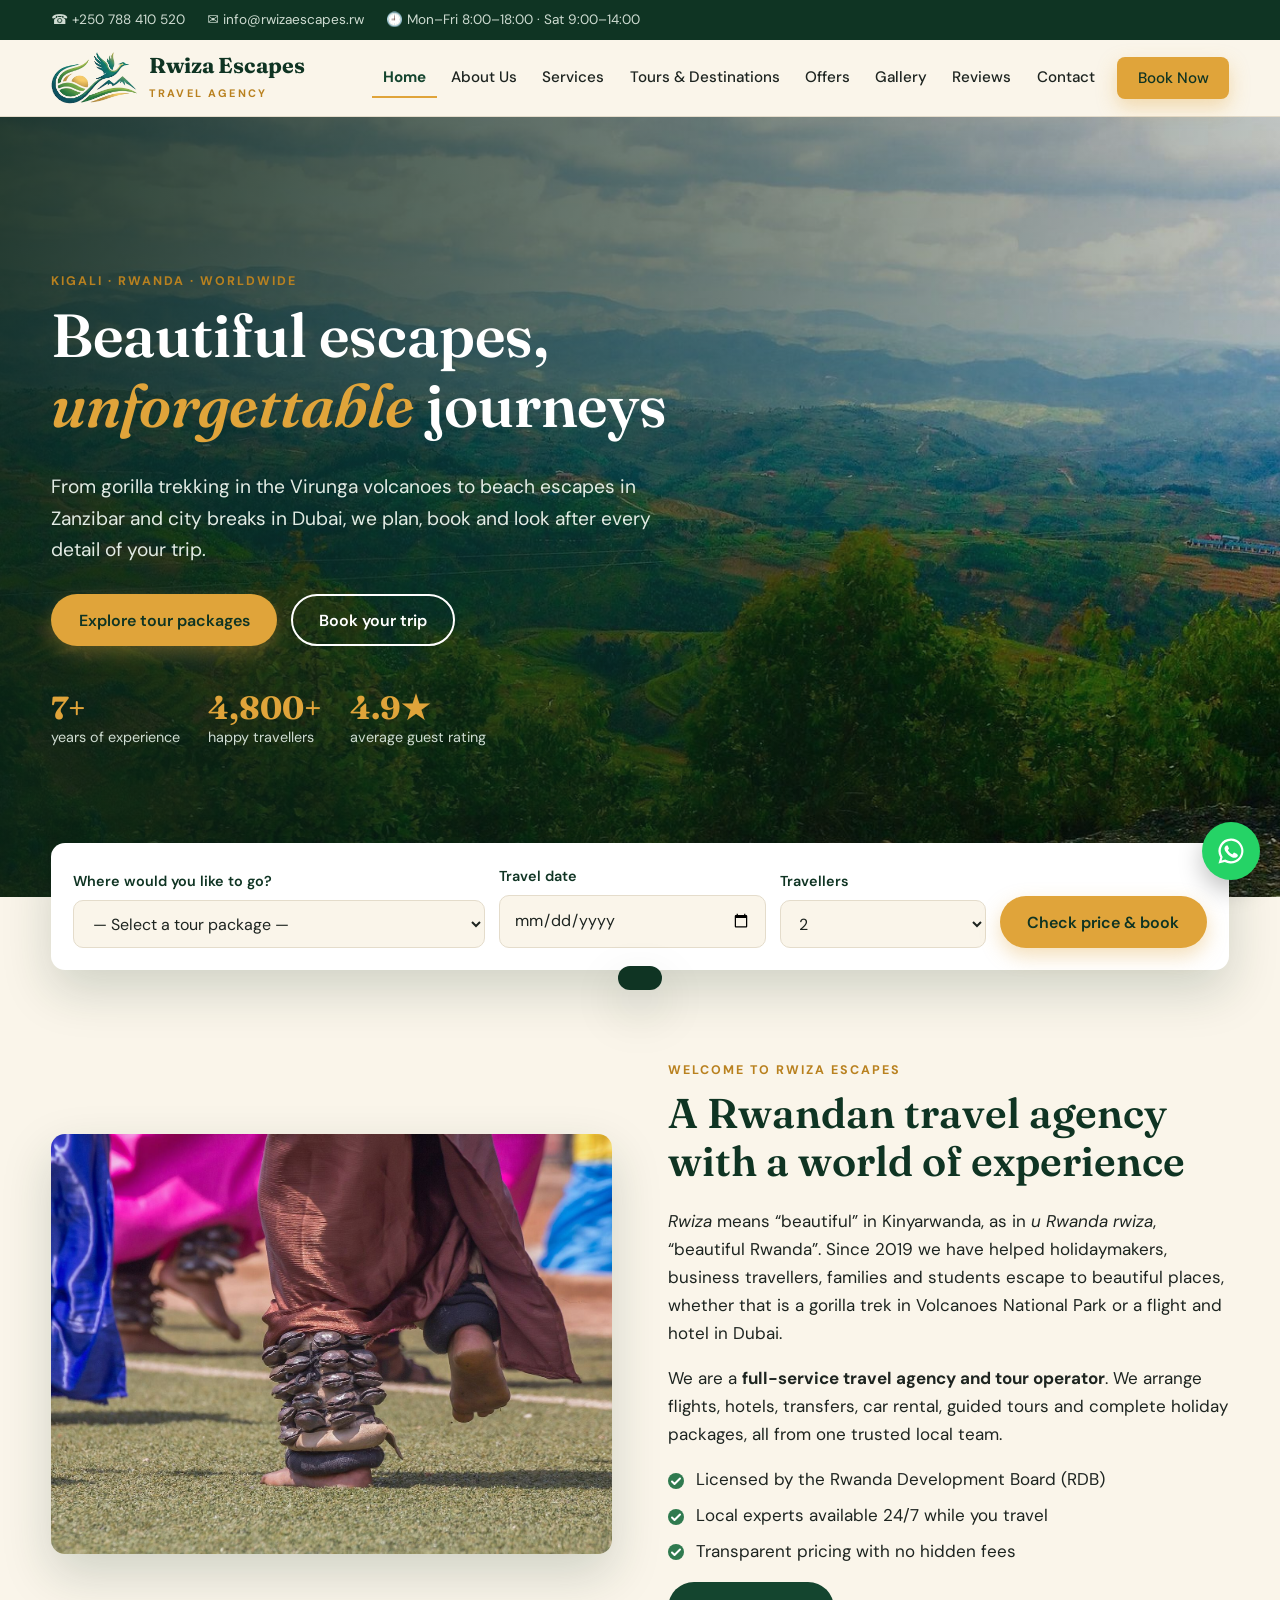
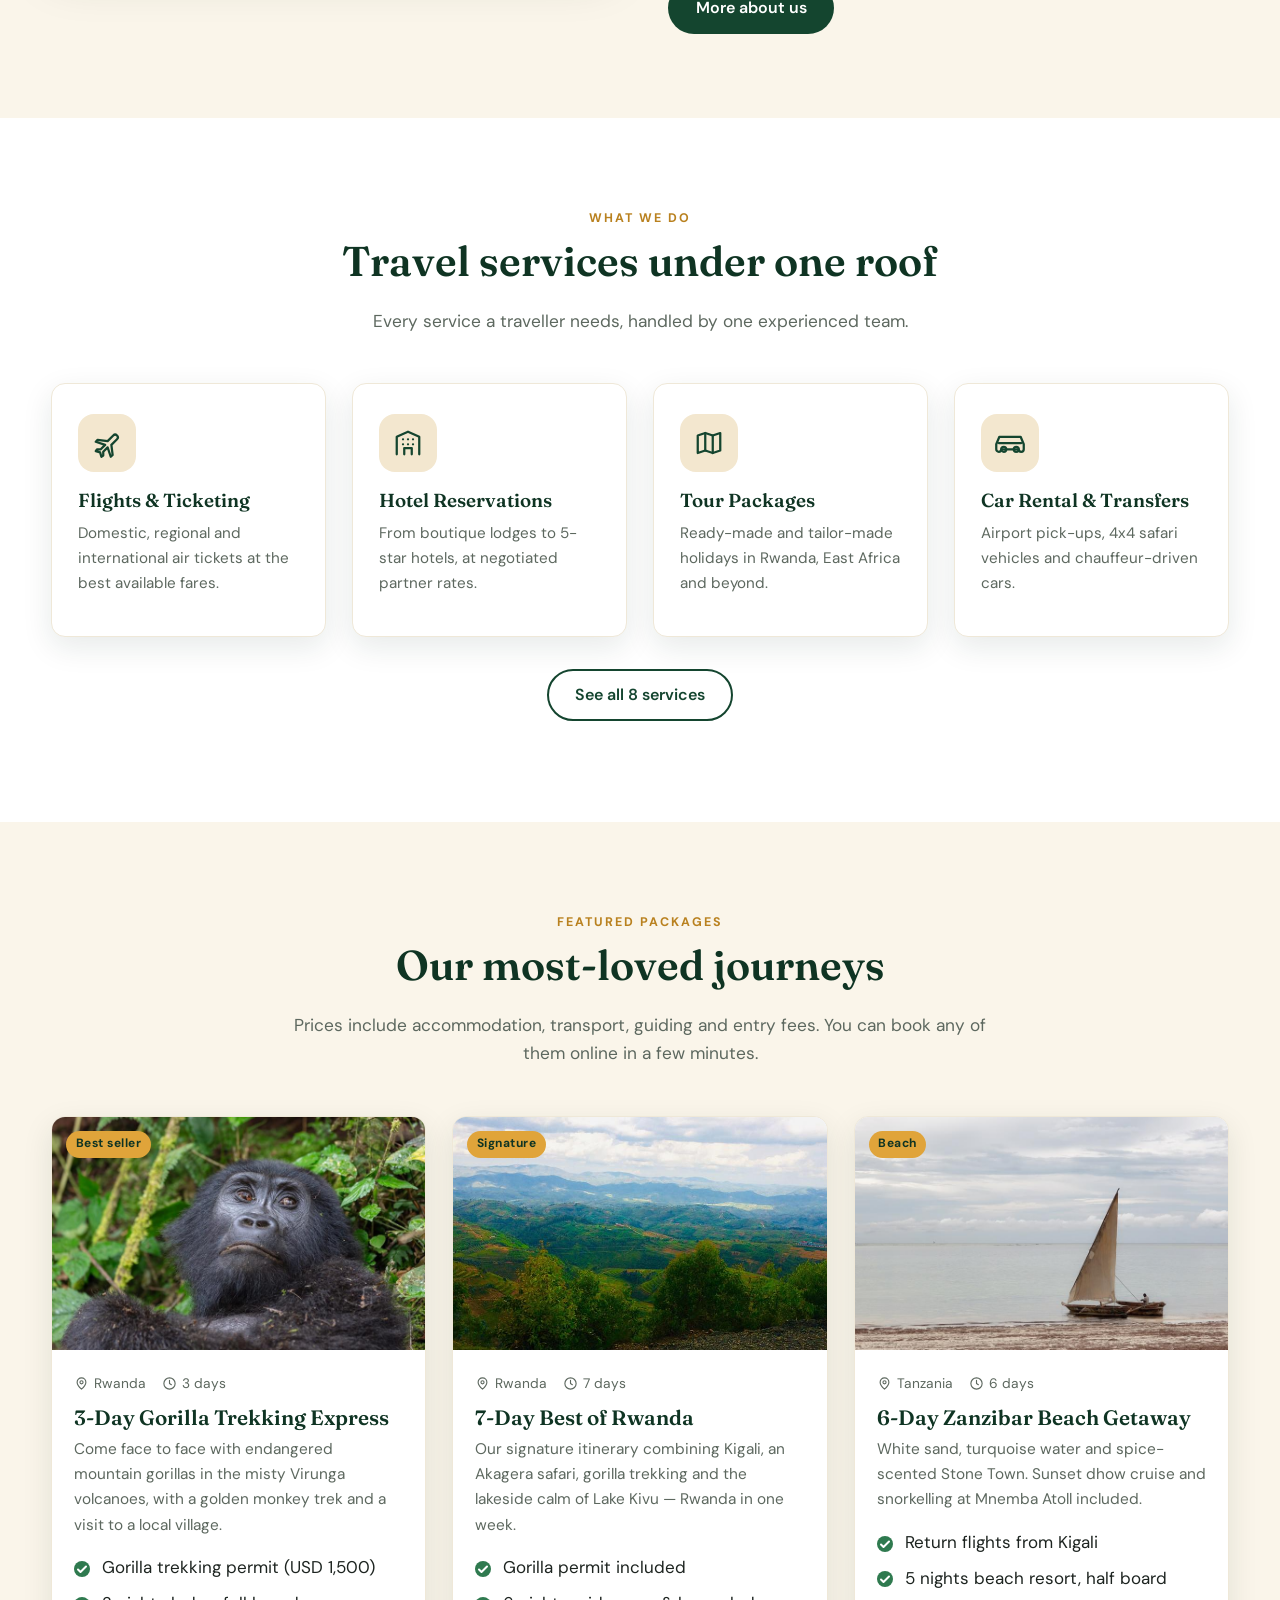
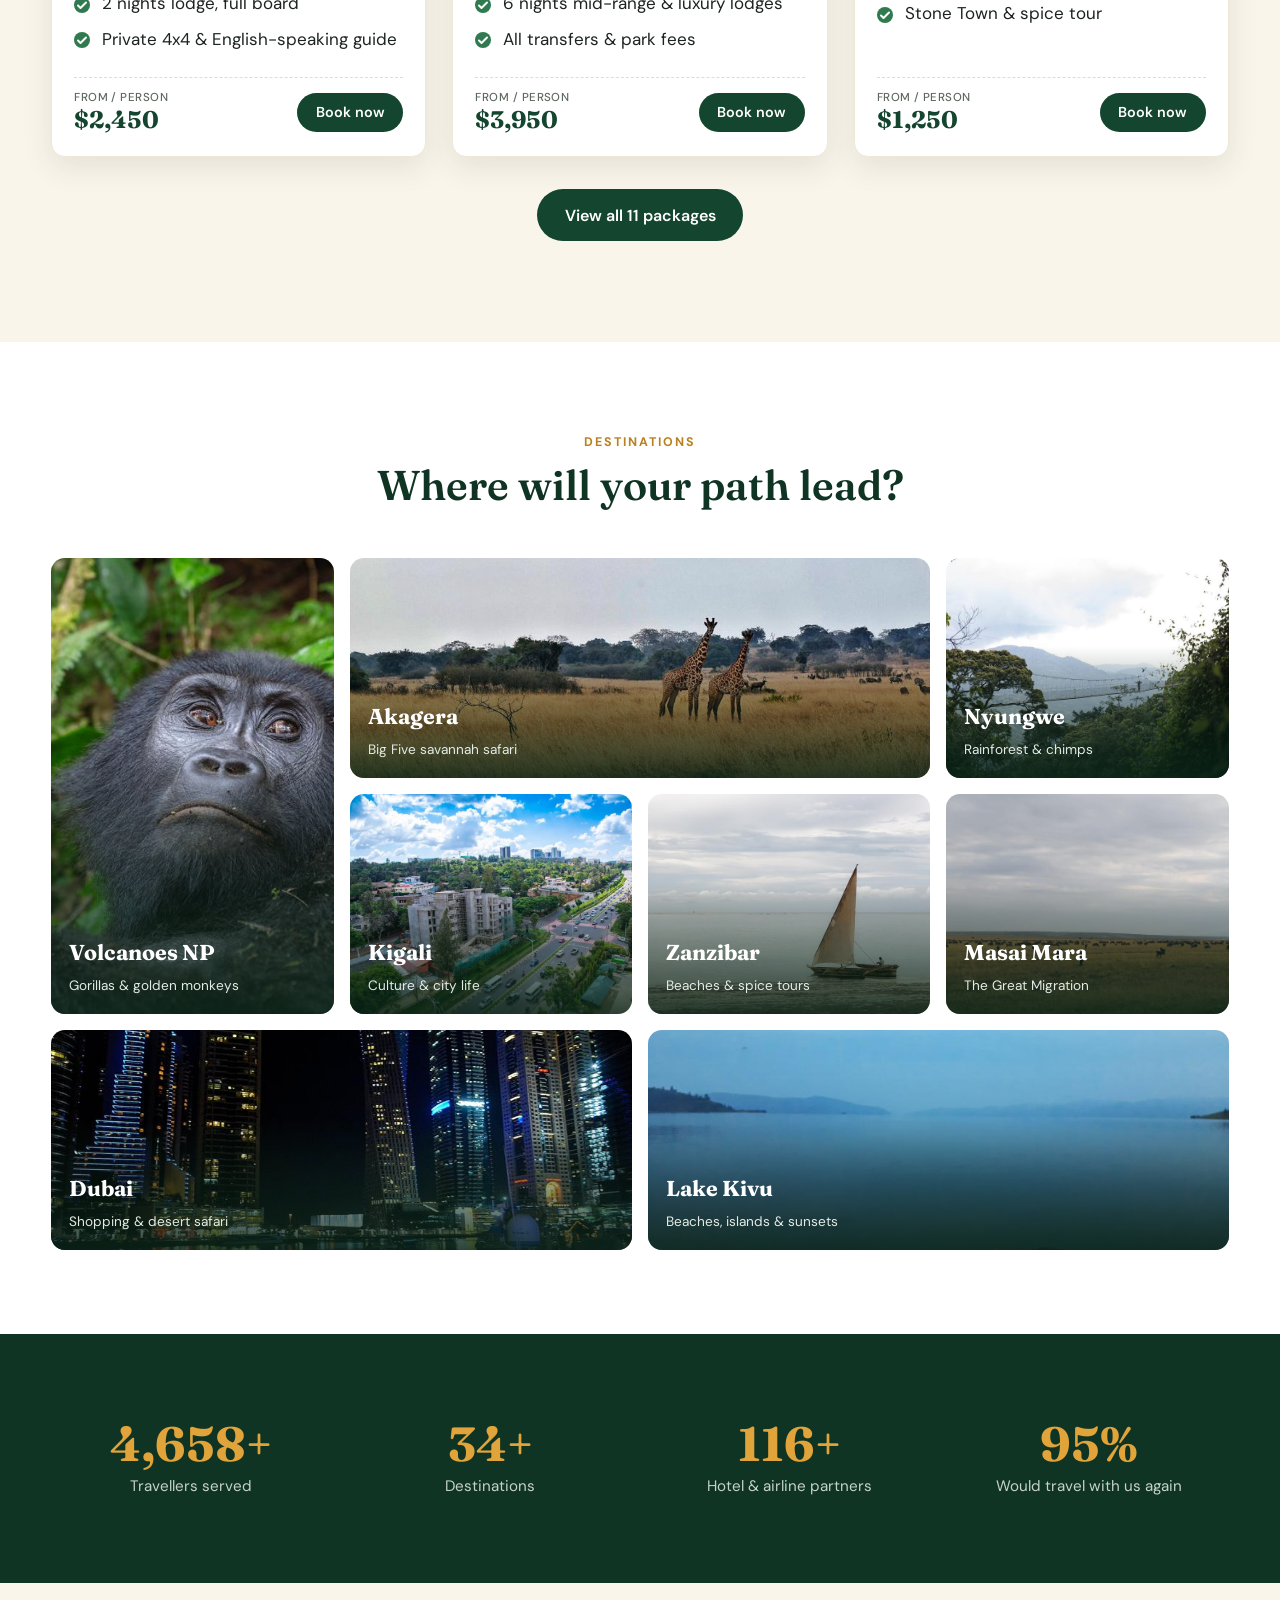
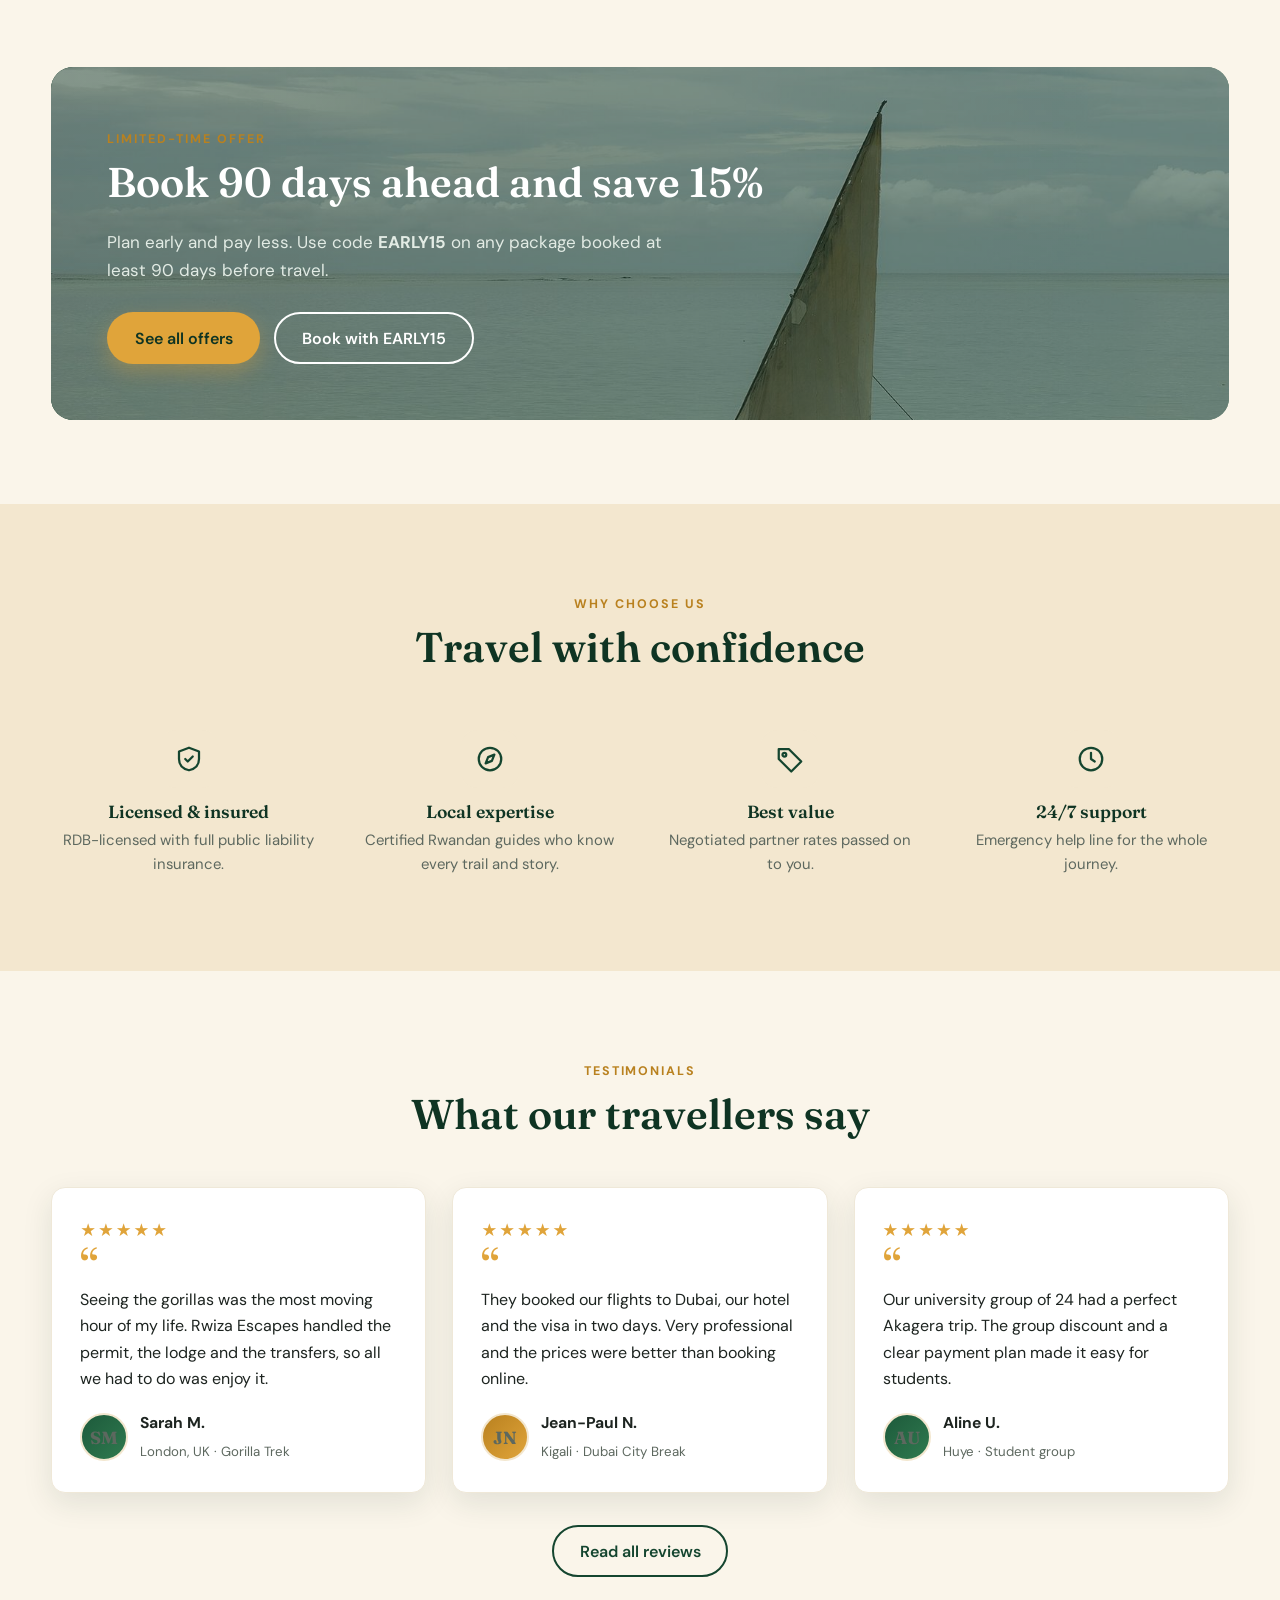
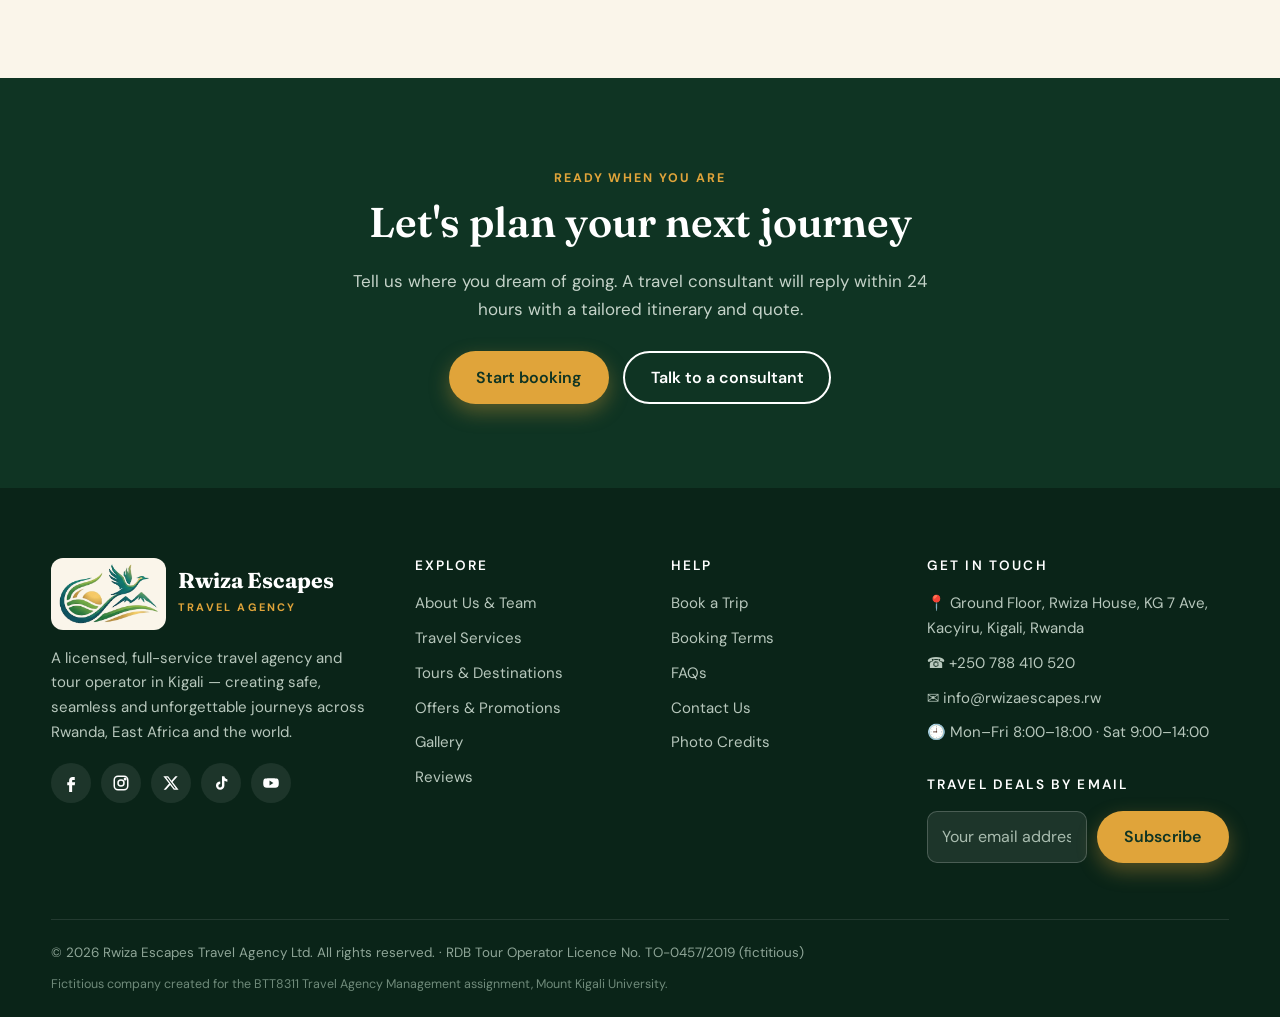
<file: index.html>
<!DOCTYPE html>
<html lang="en">
<head>
<meta charset="utf-8">
<meta name="viewport" content="width=device-width, initial-scale=1">
<title>Rwiza Escapes Travel Agency — Rwanda & Worldwide Travel</title>
<meta name="description" content="Rwiza Escapes is a Kigali-based travel agency and tour operator offering gorilla trekking, safaris, flights, hotels, car rental and holiday packages across Rwanda, East Africa and worldwide.">
<meta name="theme-color" content="#14452f">
<meta property="og:title" content="Rwiza Escapes Travel Agency — Rwanda & Worldwide Travel">
<meta property="og:description" content="Rwiza Escapes is a Kigali-based travel agency and tour operator offering gorilla trekking, safaris, flights, hotels, car rental and holiday packages across Rwanda, East Africa and worldwide.">
<meta property="og:image" content="logo-full.png">
<link rel="icon" href="favicon.png" type="image/png">
<link rel="apple-touch-icon" href="favicon.png">
<link rel="preconnect" href="https://fonts.googleapis.com">
<link rel="preconnect" href="https://fonts.gstatic.com" crossorigin>
<link href="https://fonts.googleapis.com/css2?family=DM+Sans:opsz,wght@9..40,400;9..40,500;9..40,600;9..40,700&family=Fraunces:ital,opsz,wght@0,9..144,500;0,9..144,600;0,9..144,700;1,9..144,500&display=swap" rel="stylesheet">
<link rel="stylesheet" href="style.css?v=6823791c">
</head>
<body>
<a class="skip" href="#main">Skip to content</a>
<div class="topbar">
  <div class="container">
    <div class="topbar__info">
      <a href="tel:+250788410520">☎ +250 788 410 520</a>
      <a href="mailto:info@rwizaescapes.rw">✉ info@rwizaescapes.rw</a>
      <span class="hide-sm">🕘 Mon–Fri 8:00–18:00 · Sat 9:00–14:00</span>
    </div>
    <div class="topbar__social"><a href="https://facebook.com/" target="_blank" rel="noopener" aria-label="Facebook"><svg viewBox="0 0 24 24" fill="currentColor" aria-hidden="true"><path d="M14 8h3V4h-3c-2.8 0-4.5 1.8-4.5 4.6V11H7v4h2.5v9h4v-9H17l.5-4h-4V8.8c0-.5.3-.8.5-.8Z"/></svg></a><a href="https://instagram.com/rwizaescapes" target="_blank" rel="noopener" aria-label="Instagram"><svg viewBox="0 0 24 24" fill="none" stroke="currentColor" stroke-width="2" aria-hidden="true"><rect x="3" y="3" width="18" height="18" rx="5"/><circle cx="12" cy="12" r="4"/><circle cx="17.5" cy="6.5" r="1" fill="currentColor"/></svg></a><a href="https://x.com/" target="_blank" rel="noopener" aria-label="X (Twitter)"><svg viewBox="0 0 24 24" fill="currentColor" aria-hidden="true"><path d="M17.8 3h3.1l-6.8 7.8 8 10.2h-6.3l-4.9-6.4L5.3 21H2.2l7.3-8.3L1.8 3h6.4l4.4 5.9L17.8 3Zm-1.1 16.2h1.7L7.4 4.7H5.6l11.1 14.5Z"/></svg></a><a href="https://tiktok.com/" target="_blank" rel="noopener" aria-label="TikTok"><svg viewBox="0 0 24 24" fill="currentColor" aria-hidden="true"><path d="M16.5 3c.4 2.3 1.8 3.8 4 4v3.2c-1.5.1-2.9-.4-4-1.1v6.4A5.6 5.6 0 1 1 11 9.9v3.3a2.4 2.4 0 1 0 2.3 2.4V3h3.2Z"/></svg></a><a href="https://youtube.com/" target="_blank" rel="noopener" aria-label="YouTube"><svg viewBox="0 0 24 24" fill="currentColor" aria-hidden="true"><path d="M22 8.2a3 3 0 0 0-2.1-2.1C18 5.6 12 5.6 12 5.6s-6 0-7.9.5A3 3 0 0 0 2 8.2 31 31 0 0 0 1.6 12 31 31 0 0 0 2 15.8a3 3 0 0 0 2.1 2.1c1.9.5 7.9.5 7.9.5s6 0 7.9-.5a3 3 0 0 0 2.1-2.1c.3-1.3.4-2.5.4-3.8s-.1-2.5-.4-3.8ZM10 15.2V8.8l5.2 3.2-5.2 3.2Z"/></svg></a></div>
  </div>
</div>
<header class="header">
  <div class="container">
    <a class="brand" href="index.html" aria-label="Rwiza Escapes home">
      <img src="logo-emblem.png" alt="" width="84" height="51">
      <span><span class="brand__name">Rwiza Escapes</span><span class="brand__tag">Travel Agency</span></span>
    </a>
    <button class="nav-toggle" aria-controls="site-nav" aria-expanded="false" aria-label="Open menu">
      <svg viewBox="0 0 24 24" fill="none" stroke="currentColor" stroke-width="2" stroke-linecap="round"><path d="M4 7h16M4 12h16M4 17h16"/></svg>
    </button>
    <nav class="nav" id="site-nav" aria-label="Main">
      <ul><li><a href="index.html" aria-current="page">Home</a></li><li><a href="about.html">About Us</a></li><li><a href="services.html">Services</a></li><li><a href="packages.html">Tours & Destinations</a></li><li><a href="offers.html">Offers</a></li><li><a href="gallery.html">Gallery</a></li><li><a href="reviews.html">Reviews</a></li><li><a href="contact.html">Contact</a></li><li><a class="btn btn--gold" href="booking.html">Book Now</a></li></ul>
    </nav>
  </div>
</header>
<main id="main">
<section class="hero">
  <div class="hero__bg" style="background-image:url('hero-hills.jpg')"></div>
  <div class="container">
    <span class="eyebrow">Kigali · Rwanda · Worldwide</span>
    <h1>Beautiful escapes, <em>unforgettable</em> journeys</h1>
    <p class="lead">From gorilla trekking in the Virunga volcanoes to beach escapes in Zanzibar and city breaks in Dubai, we plan, book and look after every detail of your trip.</p>
    <div class="hero__actions">
      <a class="btn btn--gold" href="packages.html">Explore tour packages</a>
      <a class="btn btn--outline" href="booking.html">Book your trip</a>
    </div>
    <div class="hero__badges">
      <div><strong>7+</strong>years of experience</div>
      <div><strong>4,800+</strong>happy travellers</div>
      <div><strong>4.9★</strong>average guest rating</div>
    </div>
  </div>
</section>

<div class="container quick">
  <form id="quick-form" aria-label="Quick trip search">
    <div>
      <label for="q-package">Where would you like to go?</label>
      <select id="q-package" name="package"><option value="">— Select a tour package —</option>
<optgroup label="Rwanda (Domestic)">
<option value="gorilla-3d">3-Day Gorilla Trekking Express — from $2,450</option>
<option value="akagera-3d">3-Day Akagera Big Five Safari — from $980</option>
<option value="nyungwe-kivu-5d">5-Day Nyungwe Forest & Lake Kivu Escape — from $1,350</option>
<option value="kigali-2d">2-Day Kigali City & Culture Tour — from $320</option>
<option value="best-rwanda-7d">7-Day Best of Rwanda — from $3,950</option>
</optgroup>
<optgroup label="East Africa">
<option value="rw-ug-8d">8-Day Rwanda & Uganda Primate Adventure — from $4,600</option>
<option value="mara-6d">6-Day Masai Mara Migration Safari — from $2,300</option>
<option value="amboseli-4d">4-Day Amboseli & Kilimanjaro Views — from $1,400</option>
</optgroup>
<optgroup label="International">
<option value="zanzibar-6d">6-Day Zanzibar Beach Getaway — from $1,250</option>
<option value="dubai-5d">5-Day Dubai City Break — from $1,450</option>
<option value="capetown-7d">7-Day Cape Town & Winelands — from $2,100</option>
</optgroup>
<optgroup label="Other"><option value="custom">Tailor-made trip (quote on request)</option></optgroup></select>
    </div>
    <div>
      <label for="q-date">Travel date</label>
      <input id="q-date" type="date" name="date">
    </div>
    <div>
      <label for="q-adults">Travellers</label>
      <select id="q-adults" name="adults"><option>1</option><option selected>2</option><option>3</option><option>4</option><option>5</option><option>6</option><option>8</option><option>10</option></select>
    </div>
    <button class="btn btn--gold" type="submit">Check price &amp; book</button>
  </form>
</div>

<section class="section">
  <div class="container split">
    <div class="split__img reveal"><img src="intore.jpg" alt="Traditional Intore dancer performing in Rwanda" loading="lazy"></div>
    <div class="reveal">
      <span class="eyebrow">Welcome to Rwiza Escapes</span>
      <h2>A Rwandan travel agency with a world of experience</h2>
      <p><em>Rwiza</em> means “beautiful” in Kinyarwanda, as in <em>u Rwanda rwiza</em>, “beautiful Rwanda”. Since 2019 we have helped holidaymakers, business travellers, families and students escape to beautiful places, whether that is a gorilla trek in Volcanoes National Park or a flight and hotel in Dubai.</p>
      <p>We are a <strong>full-service travel agency and tour operator</strong>. We arrange flights, hotels, transfers, car rental, guided tours and complete holiday packages, all from one trusted local team.</p>
      <ul class="ticks">
        <li>Licensed by the Rwanda Development Board (RDB)</li>
        <li>Local experts available 24/7 while you travel</li>
        <li>Transparent pricing with no hidden fees</li>
      </ul>
      <a class="btn btn--green" href="about.html">More about us</a>
    </div>
  </div>
</section>

<section class="section section--white">
  <div class="container">
    <div class="section-head reveal">
      <span class="eyebrow">What we do</span>
      <h2>Travel services under one roof</h2>
      <p>Every service a traveller needs, handled by one experienced team.</p>
    </div>
    <div class="grid grid--4">
      <div class="service reveal"><div class="service__icon"><svg viewBox="0 0 24 24" fill="none" stroke="currentColor" stroke-width="1.8" stroke-linecap="round" stroke-linejoin="round" aria-hidden="true"><path d="M10.5 13.5 3 11l1.5-1.5 8 1 4.5-4.5a2.1 2.1 0 0 1 3 3L15.5 13.5l1 8L15 23l-2.5-7.5L9 19v3l-1.5 1-1-3.5L3 18.5 4 17h3l3.5-3.5Z"/></svg></div><h3>Flights &amp; Ticketing</h3><p>Domestic, regional and international air tickets at the best available fares.</p></div>
      <div class="service reveal"><div class="service__icon"><svg viewBox="0 0 24 24" fill="none" stroke="currentColor" stroke-width="1.8" stroke-linecap="round" stroke-linejoin="round" aria-hidden="true"><path d="M3 21V7l9-4 9 4v14"/><path d="M9 21v-5h6v5M8 9h.01M12 9h.01M16 9h.01M8 13h.01M12 13h.01M16 13h.01"/></svg></div><h3>Hotel Reservations</h3><p>From boutique lodges to 5-star hotels, at negotiated partner rates.</p></div>
      <div class="service reveal"><div class="service__icon"><svg viewBox="0 0 24 24" fill="none" stroke="currentColor" stroke-width="1.8" stroke-linecap="round" stroke-linejoin="round" aria-hidden="true"><path d="m9 4-6 2v14l6-2 6 2 6-2V4l-6 2-6-2Z"/><path d="M9 4v14M15 6v14"/></svg></div><h3>Tour Packages</h3><p>Ready-made and tailor-made holidays in Rwanda, East Africa and beyond.</p></div>
      <div class="service reveal"><div class="service__icon"><svg viewBox="0 0 24 24" fill="none" stroke="currentColor" stroke-width="1.8" stroke-linecap="round" stroke-linejoin="round" aria-hidden="true"><path d="M5 17h14M5 17a2 2 0 1 1-4 0v-4l2.5-6h17L23 13v4a2 2 0 1 1-4 0"/><circle cx="7" cy="17" r="2"/><circle cx="17" cy="17" r="2"/><path d="M3 12h18"/></svg></div><h3>Car Rental &amp; Transfers</h3><p>Airport pick-ups, 4x4 safari vehicles and chauffeur-driven cars.</p></div>
    </div>
    <p class="text-center mt-2"><a class="btn btn--outline-dark" href="services.html">See all 8 services</a></p>
  </div>
</section>

<section class="section">
  <div class="container">
    <div class="section-head reveal">
      <span class="eyebrow">Featured packages</span>
      <h2>Our most-loved journeys</h2>
      <p>Prices include accommodation, transport, guiding and entry fees. You can book any of them online in a few minutes.</p>
    </div>
    <div class="grid grid--3">
<article class="card reveal" data-region="rwanda" id="gorilla-3d">
  <div class="card__img"><img src="bwindi-sm.jpg" alt="3-Day Gorilla Trekking Express" loading="lazy"><span class="card__tag">Best seller</span></div>
  <div class="card__body">
    <div class="card__meta"><span><svg width="15" height="15" viewBox="0 0 24 24" fill="none" stroke="currentColor" stroke-width="1.8" stroke-linecap="round" stroke-linejoin="round" aria-hidden="true"><path d="M12 21s-7-6-7-11a7 7 0 0 1 14 0c0 5-7 11-7 11Z"/><circle cx="12" cy="10" r="2.5"/></svg> Rwanda</span><span><svg width="15" height="15" viewBox="0 0 24 24" fill="none" stroke="currentColor" stroke-width="1.8" stroke-linecap="round" stroke-linejoin="round" aria-hidden="true"><circle cx="12" cy="12" r="9"/><path d="M12 7v5l3 2"/></svg> 3 days</span></div>
    <h3>3-Day Gorilla Trekking Express</h3>
    <p>Come face to face with endangered mountain gorillas in the misty Virunga volcanoes, with a golden monkey trek and a visit to a local village.</p>
    <ul class="ticks"><li>Gorilla trekking permit (USD 1,500)</li><li>2 nights lodge, full board</li><li>Private 4x4 & English-speaking guide</li></ul>
    <div class="card__foot">
      <div class="price"><small>FROM / PERSON</small>$2,450</div>
      <a class="btn btn--green" href="booking.html?package=gorilla-3d">Book now</a>
    </div>
  </div>
</article>
<article class="card reveal" data-region="rwanda" id="best-rwanda-7d">
  <div class="card__img"><img src="hero-hills-sm.jpg" alt="7-Day Best of Rwanda" loading="lazy"><span class="card__tag">Signature</span></div>
  <div class="card__body">
    <div class="card__meta"><span><svg width="15" height="15" viewBox="0 0 24 24" fill="none" stroke="currentColor" stroke-width="1.8" stroke-linecap="round" stroke-linejoin="round" aria-hidden="true"><path d="M12 21s-7-6-7-11a7 7 0 0 1 14 0c0 5-7 11-7 11Z"/><circle cx="12" cy="10" r="2.5"/></svg> Rwanda</span><span><svg width="15" height="15" viewBox="0 0 24 24" fill="none" stroke="currentColor" stroke-width="1.8" stroke-linecap="round" stroke-linejoin="round" aria-hidden="true"><circle cx="12" cy="12" r="9"/><path d="M12 7v5l3 2"/></svg> 7 days</span></div>
    <h3>7-Day Best of Rwanda</h3>
    <p>Our signature itinerary combining Kigali, an Akagera safari, gorilla trekking and the lakeside calm of Lake Kivu — Rwanda in one week.</p>
    <ul class="ticks"><li>Gorilla permit included</li><li>6 nights mid-range & luxury lodges</li><li>All transfers & park fees</li></ul>
    <div class="card__foot">
      <div class="price"><small>FROM / PERSON</small>$3,950</div>
      <a class="btn btn--green" href="booking.html?package=best-rwanda-7d">Book now</a>
    </div>
  </div>
</article>
<article class="card reveal" data-region="international" id="zanzibar-6d">
  <div class="card__img"><img src="zanzibar-sm.jpg" alt="6-Day Zanzibar Beach Getaway" loading="lazy"><span class="card__tag">Beach</span></div>
  <div class="card__body">
    <div class="card__meta"><span><svg width="15" height="15" viewBox="0 0 24 24" fill="none" stroke="currentColor" stroke-width="1.8" stroke-linecap="round" stroke-linejoin="round" aria-hidden="true"><path d="M12 21s-7-6-7-11a7 7 0 0 1 14 0c0 5-7 11-7 11Z"/><circle cx="12" cy="10" r="2.5"/></svg> Tanzania</span><span><svg width="15" height="15" viewBox="0 0 24 24" fill="none" stroke="currentColor" stroke-width="1.8" stroke-linecap="round" stroke-linejoin="round" aria-hidden="true"><circle cx="12" cy="12" r="9"/><path d="M12 7v5l3 2"/></svg> 6 days</span></div>
    <h3>6-Day Zanzibar Beach Getaway</h3>
    <p>White sand, turquoise water and spice-scented Stone Town. Sunset dhow cruise and snorkelling at Mnemba Atoll included.</p>
    <ul class="ticks"><li>Return flights from Kigali</li><li>5 nights beach resort, half board</li><li>Stone Town & spice tour</li></ul>
    <div class="card__foot">
      <div class="price"><small>FROM / PERSON</small>$1,250</div>
      <a class="btn btn--green" href="booking.html?package=zanzibar-6d">Book now</a>
    </div>
  </div>
</article>
    </div>
    <p class="text-center mt-2"><a class="btn btn--green" href="packages.html">View all 11 packages</a></p>
  </div>
</section>

<section class="section section--white">
  <div class="container">
    <div class="section-head reveal">
      <span class="eyebrow">Destinations</span>
      <h2>Where will your path lead?</h2>
    </div>
    <div class="mosaic reveal">
      <a class="tall" href="packages.html#gorilla-3d"><img src="bwindi-sm.jpg" alt="Mountain gorilla" loading="lazy"><div><strong>Volcanoes NP</strong><span>Gorillas &amp; golden monkeys</span></div></a>
      <a class="wide" href="packages.html#akagera-3d"><img src="akagera-sm.jpg" alt="Giraffes in Akagera National Park" loading="lazy"><div><strong>Akagera</strong><span>Big Five savannah safari</span></div></a>
      <a href="packages.html#nyungwe-kivu-5d"><img src="nyungwe-sm.jpg" alt="Nyungwe canopy walkway" loading="lazy"><div><strong>Nyungwe</strong><span>Rainforest &amp; chimps</span></div></a>
      <a href="packages.html#kigali-2d"><img src="kigali-sm.jpg" alt="Kigali city" loading="lazy"><div><strong>Kigali</strong><span>Culture &amp; city life</span></div></a>
      <a href="packages.html#zanzibar-6d"><img src="zanzibar-sm.jpg" alt="Dhow boat on Zanzibar beach" loading="lazy"><div><strong>Zanzibar</strong><span>Beaches &amp; spice tours</span></div></a>
      <a href="packages.html#mara-6d"><img src="masai-mara-sm.jpg" alt="Wildebeest in the Masai Mara" loading="lazy"><div><strong>Masai Mara</strong><span>The Great Migration</span></div></a>
      <a class="wide" href="packages.html#dubai-5d"><img src="dubai-sm.jpg" alt="Dubai Marina at night" loading="lazy"><div><strong>Dubai</strong><span>Shopping &amp; desert safari</span></div></a>
      <a class="wide" href="packages.html#nyungwe-kivu-5d"><img src="lake-kivu-sm.jpg" alt="Lake Kivu at dawn" loading="lazy"><div><strong>Lake Kivu</strong><span>Beaches, islands &amp; sunsets</span></div></a>
    </div>
  </div>
</section>

<section class="section section--dark">
  <div class="container">
    <div class="stats">
      <div><strong data-count="4800" data-suffix="+">4,800+</strong><span>Travellers served</span></div>
      <div><strong data-count="35" data-suffix="+">35+</strong><span>Destinations</span></div>
      <div><strong data-count="120" data-suffix="+">120+</strong><span>Hotel &amp; airline partners</span></div>
      <div><strong data-count="98" data-suffix="%">98%</strong><span>Would travel with us again</span></div>
    </div>
  </div>
</section>

<section class="section">
  <div class="container">
    <div class="promo-band reveal">
      <div class="hero__bg" style="background-image:url('zanzibar.jpg')"></div>
      <span class="eyebrow">Limited-time offer</span>
      <h2>Book 90 days ahead and save 15%</h2>
      <p>Plan early and pay less. Use code <strong>EARLY15</strong> on any package booked at least 90 days before travel.</p>
      <div class="hero__actions">
        <a class="btn btn--gold" href="offers.html">See all offers</a>
        <a class="btn btn--outline" href="booking.html?promo=EARLY15">Book with EARLY15</a>
      </div>
    </div>
  </div>
</section>

<section class="section section--sand">
  <div class="container">
    <div class="section-head reveal">
      <span class="eyebrow">Why choose us</span>
      <h2>Travel with confidence</h2>
    </div>
    <div class="grid grid--4">
      <div class="value reveal"><div class="service__icon"><svg viewBox="0 0 24 24" fill="none" stroke="currentColor" stroke-width="1.8" stroke-linecap="round" stroke-linejoin="round" aria-hidden="true"><path d="M12 3 4 6v6c0 5 3.5 8 8 9 4.5-1 8-4 8-9V6l-8-3Z"/><path d="m9 12 2 2 4-4"/></svg></div><h4>Licensed &amp; insured</h4><p>RDB-licensed with full public liability insurance.</p></div>
      <div class="value reveal"><div class="service__icon"><svg viewBox="0 0 24 24" fill="none" stroke="currentColor" stroke-width="1.8" stroke-linecap="round" stroke-linejoin="round" aria-hidden="true"><circle cx="12" cy="12" r="9"/><path d="m15.5 8.5-2 5-5 2 2-5 5-2Z"/></svg></div><h4>Local expertise</h4><p>Certified Rwandan guides who know every trail and story.</p></div>
      <div class="value reveal"><div class="service__icon"><svg viewBox="0 0 24 24" fill="none" stroke="currentColor" stroke-width="1.8" stroke-linecap="round" stroke-linejoin="round" aria-hidden="true"><path d="M3 12V4h8l10 10-8 8L3 12Z"/><circle cx="7.5" cy="8.5" r="1.5"/></svg></div><h4>Best value</h4><p>Negotiated partner rates passed on to you.</p></div>
      <div class="value reveal"><div class="service__icon"><svg viewBox="0 0 24 24" fill="none" stroke="currentColor" stroke-width="1.8" stroke-linecap="round" stroke-linejoin="round" aria-hidden="true"><circle cx="12" cy="12" r="9"/><path d="M12 7v5l3 2"/></svg></div><h4>24/7 support</h4><p>Emergency help line for the whole journey.</p></div>
    </div>
  </div>
</section>

<section class="section">
  <div class="container">
    <div class="section-head reveal">
      <span class="eyebrow">Testimonials</span>
      <h2>What our travellers say</h2>
    </div>
    <div class="grid grid--3">
      <div class="review reveal"><div class="stars">★★★★★</div><blockquote>Seeing the gorillas was the most moving hour of my life. Rwiza Escapes handled the permit, the lodge and the transfers, so all we had to do was enjoy it.</blockquote><div class="reviewer"><span class="avatar">SM</span><div><strong>Sarah M.</strong><span>London, UK · Gorilla Trek</span></div></div></div>
      <div class="review reveal"><div class="stars">★★★★★</div><blockquote>They booked our flights to Dubai, our hotel and the visa in two days. Very professional and the prices were better than booking online.</blockquote><div class="reviewer"><span class="avatar avatar--gold">JN</span><div><strong>Jean-Paul N.</strong><span>Kigali · Dubai City Break</span></div></div></div>
      <div class="review reveal"><div class="stars">★★★★★</div><blockquote>Our university group of 24 had a perfect Akagera trip. The group discount and a clear payment plan made it easy for students.</blockquote><div class="reviewer"><span class="avatar">AU</span><div><strong>Aline U.</strong><span>Huye · Student group</span></div></div></div>
    </div>
    <p class="text-center mt-2"><a class="btn btn--outline-dark" href="reviews.html">Read all reviews</a></p>
  </div>
</section>

<section class="section section--dark cta">
  <div class="container">
    <span class="eyebrow">Ready when you are</span>
    <h2>Let's plan your next journey</h2>
    <p>Tell us where you dream of going. A travel consultant will reply within 24 hours with a tailored itinerary and quote.</p>
    <div class="hero__actions">
      <a class="btn btn--gold" href="booking.html">Start booking</a>
      <a class="btn btn--outline" href="contact.html">Talk to a consultant</a>
    </div>
  </div>
</section>

</main>
<footer class="footer">
  <div class="container">
    <div class="footer__grid">
      <div>
        <a class="brand" href="index.html"><img src="logo-emblem.png" alt="" width="84" height="51"><span><span class="brand__name">Rwiza Escapes</span><span class="brand__tag">Travel Agency</span></span></a>
        <p>A licensed, full-service travel agency and tour operator in Kigali — creating safe, seamless and unforgettable journeys across Rwanda, East Africa and the world.</p>
        <div class="social"><a href="https://facebook.com/" target="_blank" rel="noopener" aria-label="Facebook"><svg viewBox="0 0 24 24" fill="currentColor" aria-hidden="true"><path d="M14 8h3V4h-3c-2.8 0-4.5 1.8-4.5 4.6V11H7v4h2.5v9h4v-9H17l.5-4h-4V8.8c0-.5.3-.8.5-.8Z"/></svg></a><a href="https://instagram.com/rwizaescapes" target="_blank" rel="noopener" aria-label="Instagram"><svg viewBox="0 0 24 24" fill="none" stroke="currentColor" stroke-width="2" aria-hidden="true"><rect x="3" y="3" width="18" height="18" rx="5"/><circle cx="12" cy="12" r="4"/><circle cx="17.5" cy="6.5" r="1" fill="currentColor"/></svg></a><a href="https://x.com/" target="_blank" rel="noopener" aria-label="X (Twitter)"><svg viewBox="0 0 24 24" fill="currentColor" aria-hidden="true"><path d="M17.8 3h3.1l-6.8 7.8 8 10.2h-6.3l-4.9-6.4L5.3 21H2.2l7.3-8.3L1.8 3h6.4l4.4 5.9L17.8 3Zm-1.1 16.2h1.7L7.4 4.7H5.6l11.1 14.5Z"/></svg></a><a href="https://tiktok.com/" target="_blank" rel="noopener" aria-label="TikTok"><svg viewBox="0 0 24 24" fill="currentColor" aria-hidden="true"><path d="M16.5 3c.4 2.3 1.8 3.8 4 4v3.2c-1.5.1-2.9-.4-4-1.1v6.4A5.6 5.6 0 1 1 11 9.9v3.3a2.4 2.4 0 1 0 2.3 2.4V3h3.2Z"/></svg></a><a href="https://youtube.com/" target="_blank" rel="noopener" aria-label="YouTube"><svg viewBox="0 0 24 24" fill="currentColor" aria-hidden="true"><path d="M22 8.2a3 3 0 0 0-2.1-2.1C18 5.6 12 5.6 12 5.6s-6 0-7.9.5A3 3 0 0 0 2 8.2 31 31 0 0 0 1.6 12 31 31 0 0 0 2 15.8a3 3 0 0 0 2.1 2.1c1.9.5 7.9.5 7.9.5s6 0 7.9-.5a3 3 0 0 0 2.1-2.1c.3-1.3.4-2.5.4-3.8s-.1-2.5-.4-3.8ZM10 15.2V8.8l5.2 3.2-5.2 3.2Z"/></svg></a></div>
      </div>
      <div>
        <h4>Explore</h4>
        <ul>
          <li><a href="about.html">About Us &amp; Team</a></li>
          <li><a href="services.html">Travel Services</a></li>
          <li><a href="packages.html">Tours &amp; Destinations</a></li>
          <li><a href="offers.html">Offers &amp; Promotions</a></li>
          <li><a href="gallery.html">Gallery</a></li>
          <li><a href="reviews.html">Reviews</a></li>
        </ul>
      </div>
      <div>
        <h4>Help</h4>
        <ul>
          <li><a href="booking.html">Book a Trip</a></li>
          <li><a href="booking.html#policies">Booking Terms</a></li>
          <li><a href="contact.html#faq">FAQs</a></li>
          <li><a href="contact.html">Contact Us</a></li>
          <li><a href="credits.html">Photo Credits</a></li>
        </ul>
      </div>
      <div>
        <h4>Get in touch</h4>
        <ul>
          <li>📍 Ground Floor, Rwiza House, KG 7 Ave, Kacyiru, Kigali, Rwanda</li>
          <li>☎ <a href="tel:+250788410520">+250 788 410 520</a></li>
          <li>✉ <a href="mailto:info@rwizaescapes.rw">info@rwizaescapes.rw</a></li>
          <li>🕘 Mon–Fri 8:00–18:00 · Sat 9:00–14:00</li>
        </ul>
        <h4 class="mt-2">Travel deals by email</h4>
        <form class="newsletter" name="newsletter" method="POST" action="https://api.web3forms.com/submit" data-ajax="newsletter">
      <input type="hidden" name="access_key" value="PASTE-YOUR-WEB3FORMS-ACCESS-KEY-HERE">
      <input type="hidden" name="subject" value="New newsletter subscriber - Rwiza Escapes website">
      <input type="hidden" name="from_name" value="Rwiza Escapes website">
      <input type="hidden" name="form_type" value="newsletter">
      <input type="checkbox" name="botcheck" class="hidden-field" tabindex="-1" autocomplete="off" aria-hidden="true">
          <label class="visually-hidden" for="nl-email-index.html">Email address</label>
          <input id="nl-email-index.html" type="email" name="email" placeholder="Your email address" required>
          <button class="btn btn--gold" type="submit">Subscribe</button>
        </form>
      </div>
    </div>
    <div class="footer__bottom">
      <p>© 2026 Rwiza Escapes Travel Agency Ltd. All rights reserved. · RDB Tour Operator Licence No. TO-0457/2019 (fictitious)</p>
      <p class="disclaimer">Fictitious company created for the BTT8311 Travel Agency Management assignment, Mount Kigali University.</p>
    </div>
  </div>
</footer>
<a class="float-wa" href="https://wa.me/250798538430?text=Hello%20Rwiza%20Escapes%2C%20I%27d%20like%20to%20plan%20a%20trip" target="_blank" rel="noopener" aria-label="Chat on WhatsApp"><svg viewBox="0 0 24 24" fill="currentColor" aria-hidden="true"><path d="M12 2a10 10 0 0 0-8.6 15.1L2 22l5-1.3A10 10 0 1 0 12 2Zm0 18.2a8.2 8.2 0 0 1-4.2-1.2l-.3-.2-3 .8.8-2.9-.2-.3A8.2 8.2 0 1 1 12 20.2Zm4.5-6.1c-.2-.1-1.5-.7-1.7-.8-.2-.1-.4-.1-.6.1l-.8 1c-.1.2-.3.2-.5.1a6.7 6.7 0 0 1-3.3-2.9c-.3-.4.3-.4.7-1.4.1-.2 0-.3 0-.4l-.8-1.8c-.2-.5-.4-.4-.6-.4h-.5a1 1 0 0 0-.7.3 3 3 0 0 0-.9 2.2 5.2 5.2 0 0 0 1.1 2.7 11.8 11.8 0 0 0 4.5 4c1.7.7 2.3.8 3.2.6.5-.1 1.5-.6 1.7-1.2.2-.6.2-1.1.2-1.2-.1-.1-.3-.2-.5-.3Z"/></svg></a>
<button class="to-top" aria-label="Back to top">↑</button>
<div class="toast" role="status" aria-live="polite"></div>
<script src="data.js?v=6823791c"></script>
<script src="main.js?v=6823791c"></script>
</body>
</html>
</file>
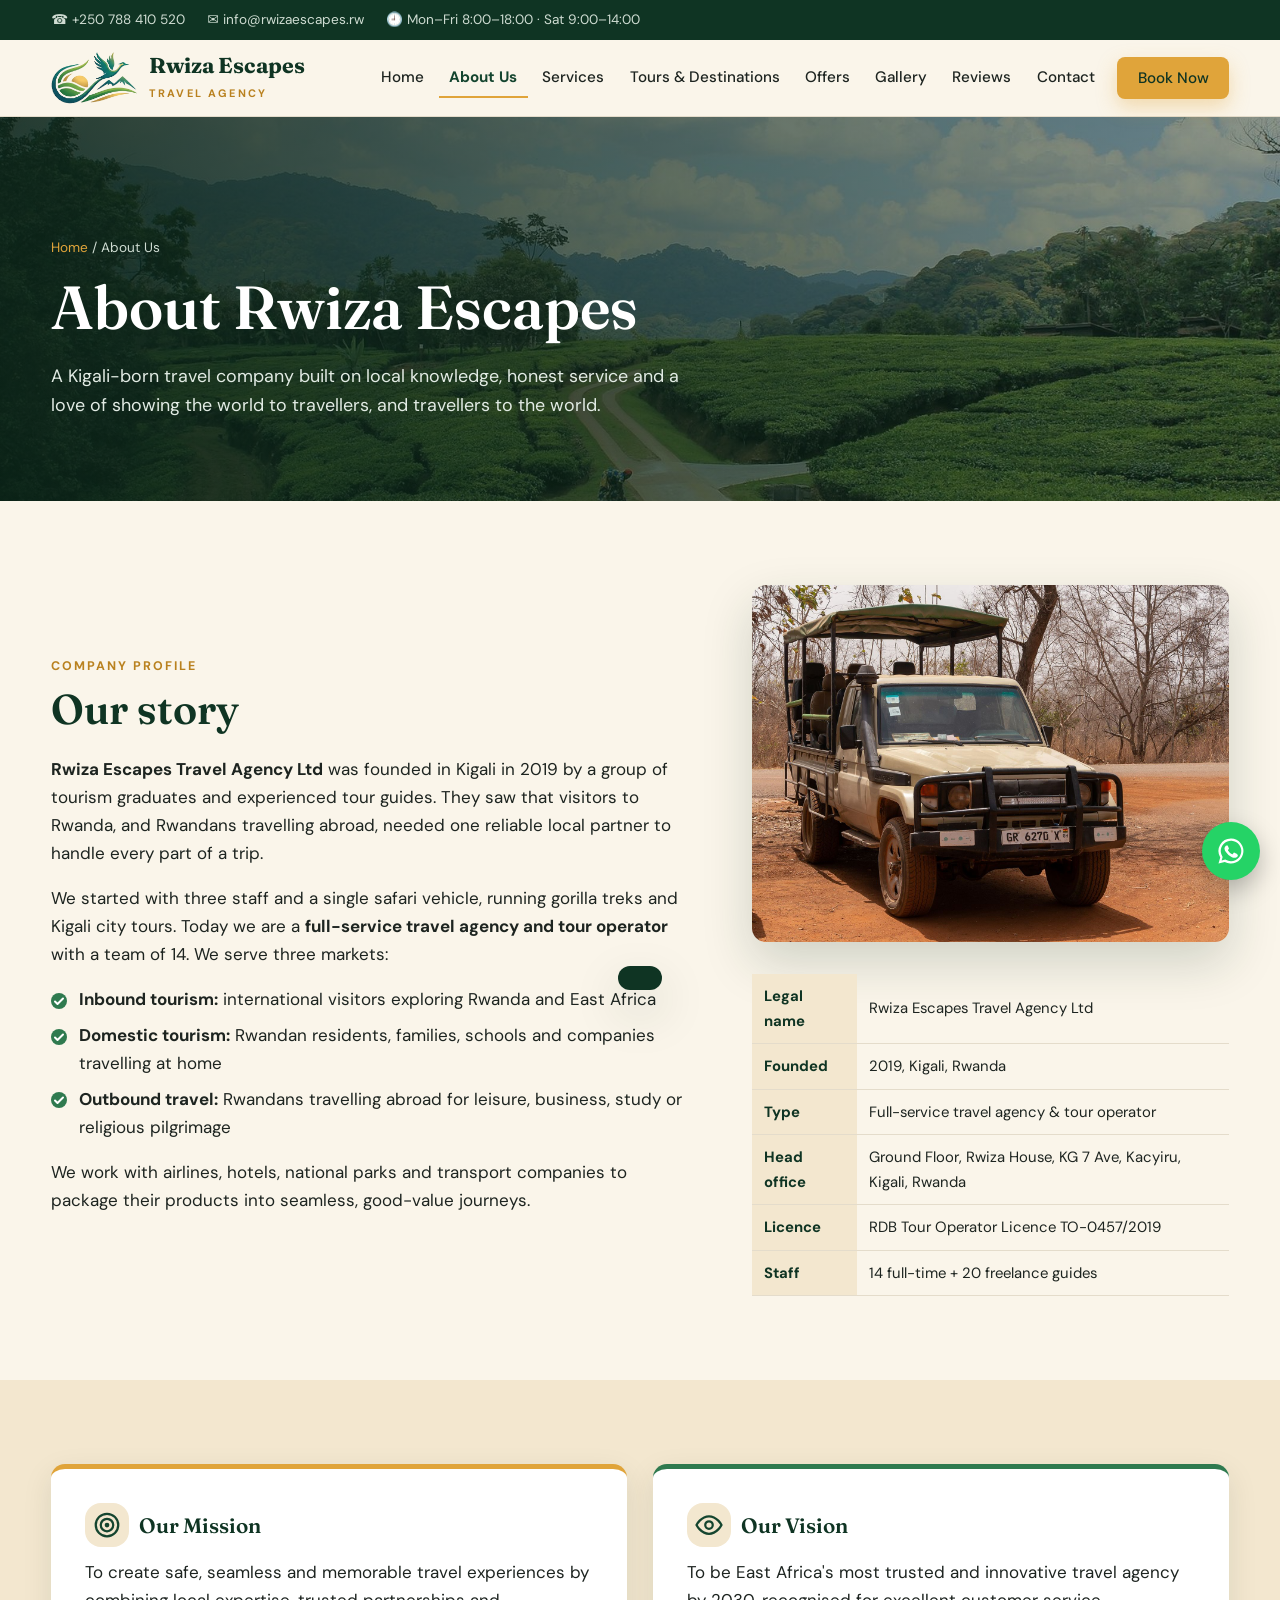
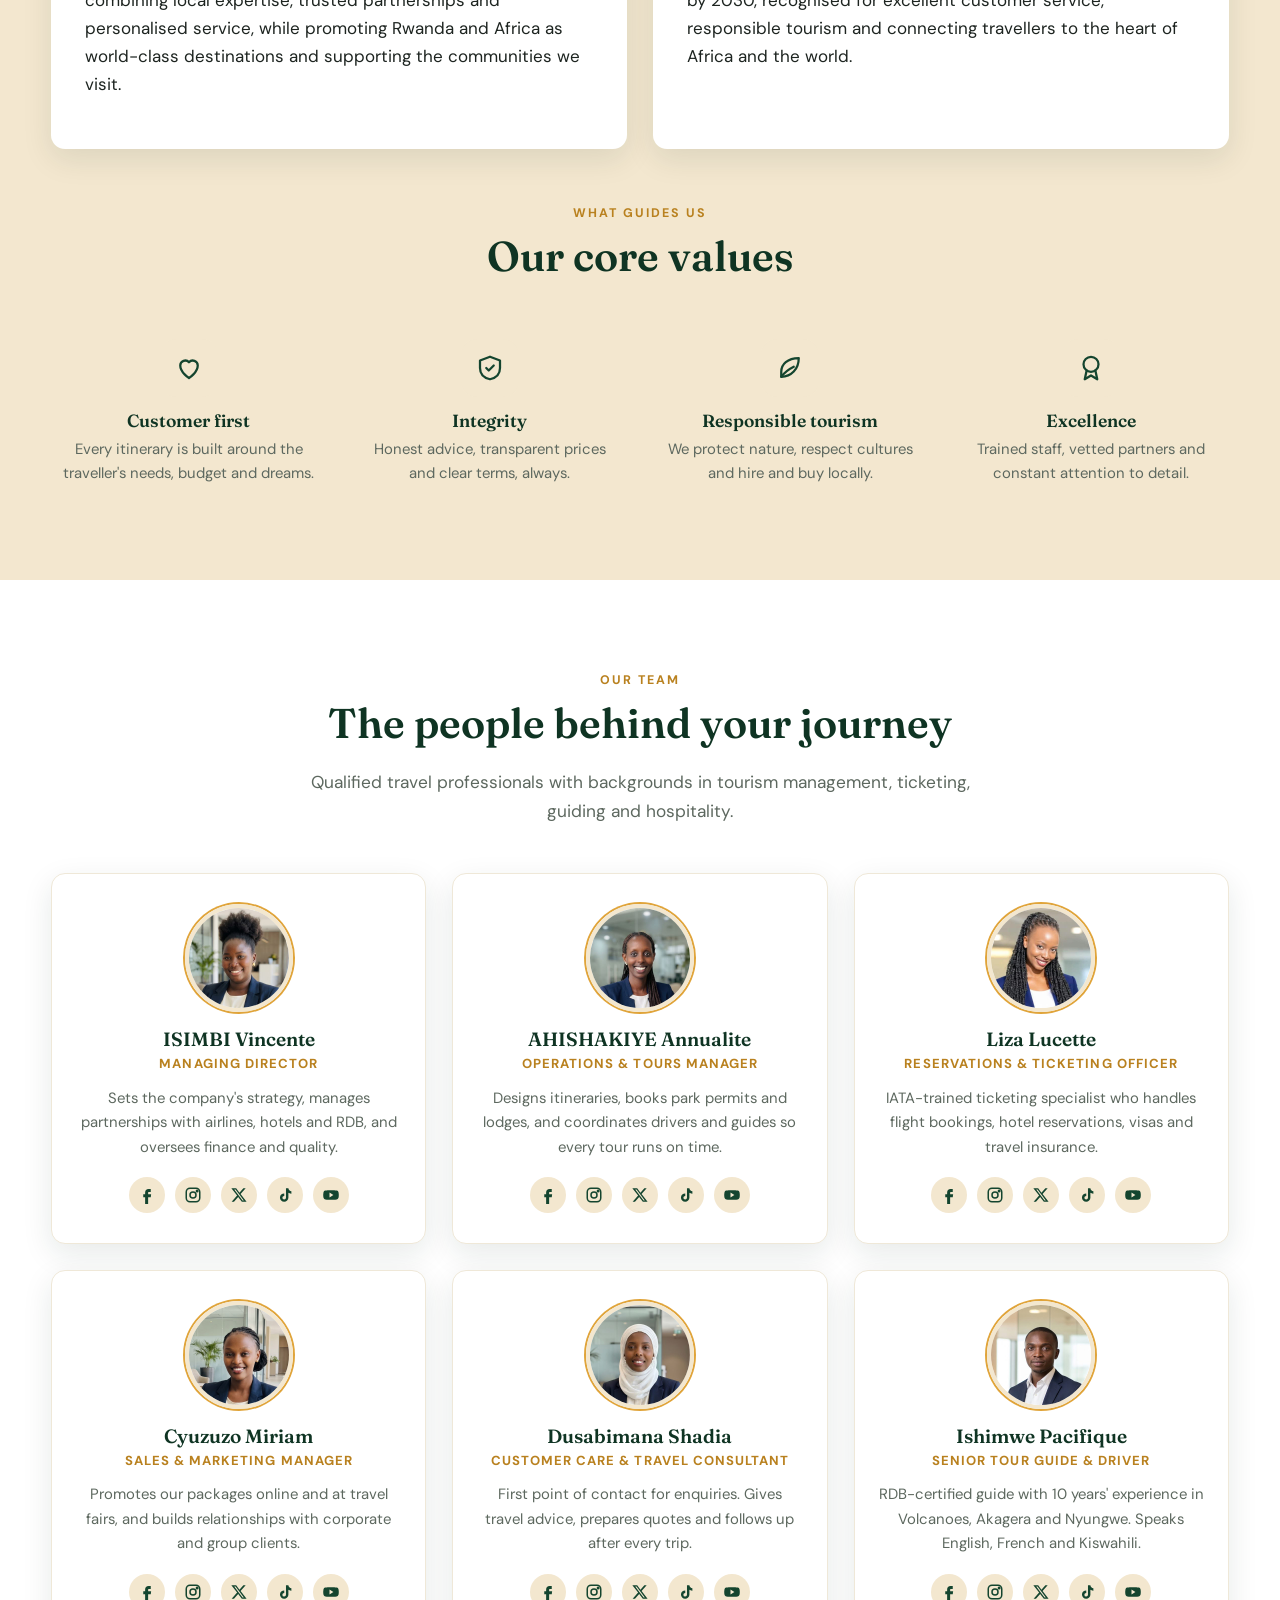
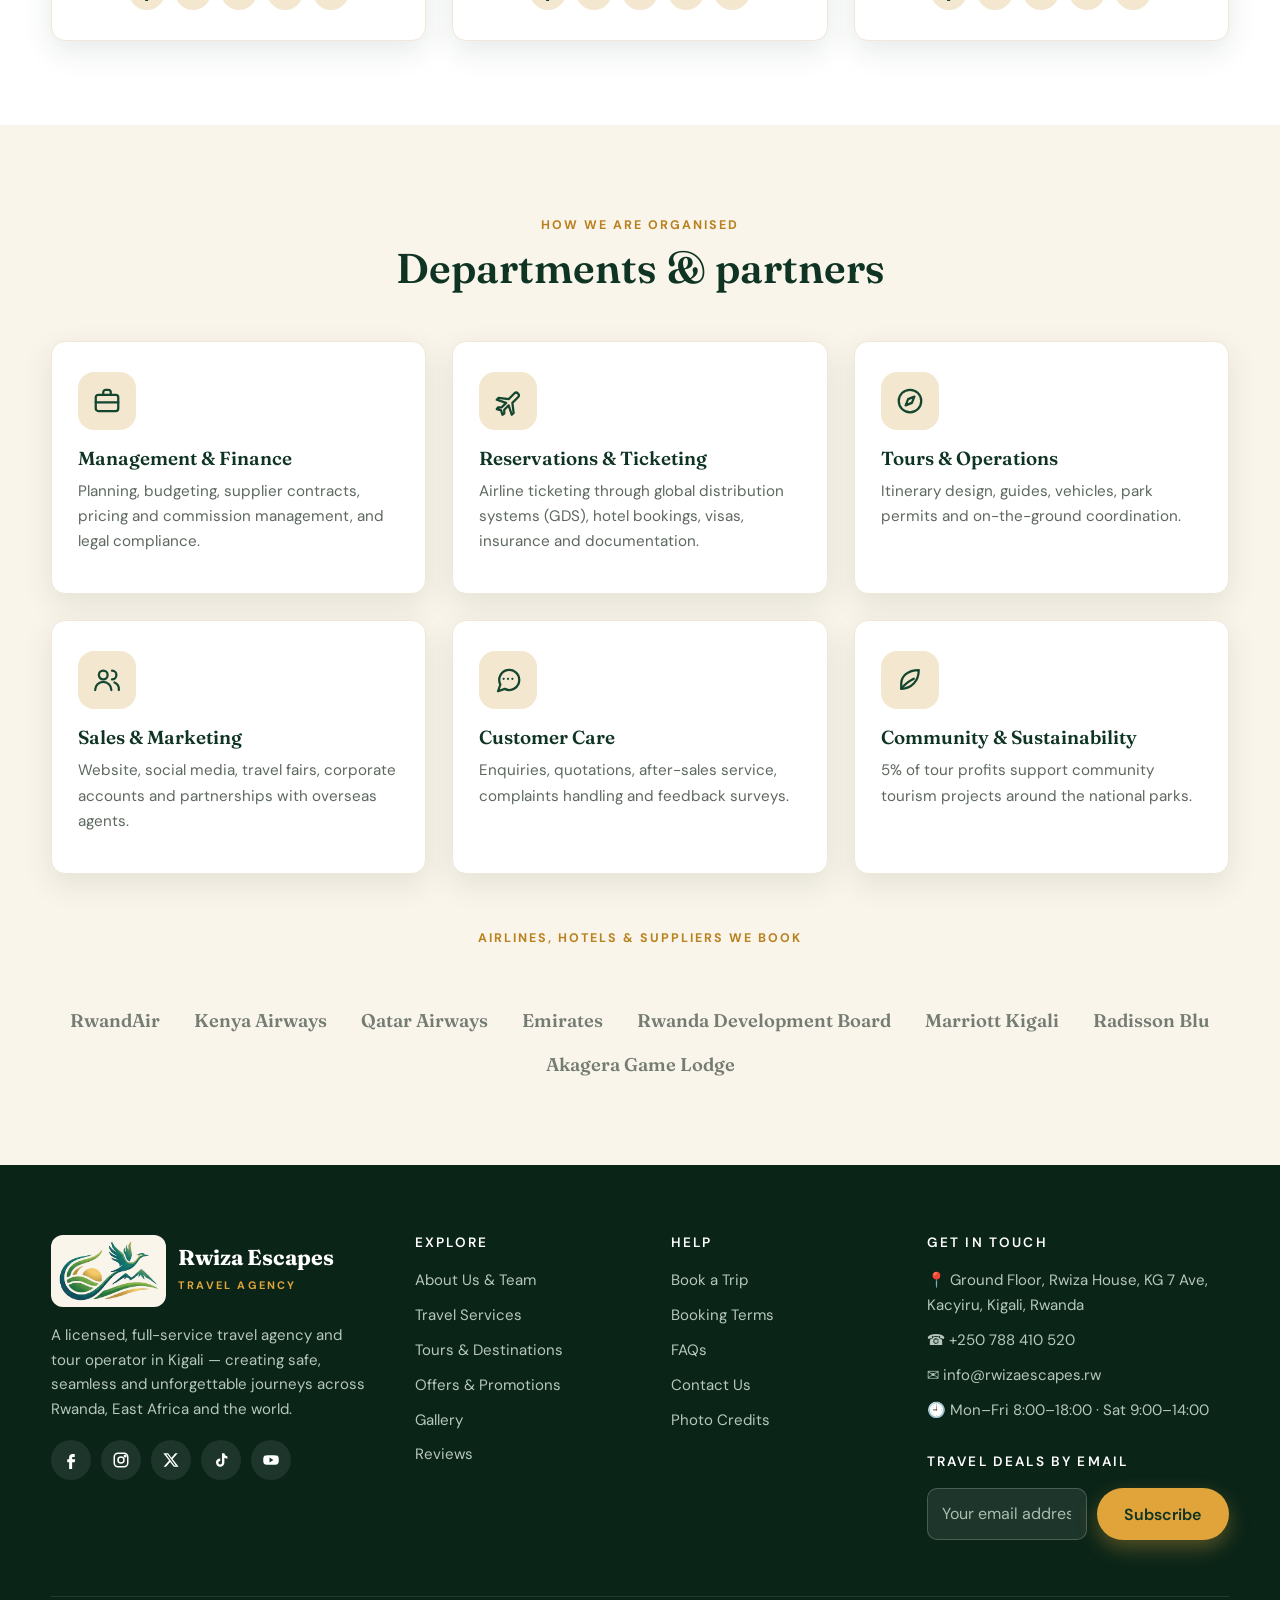
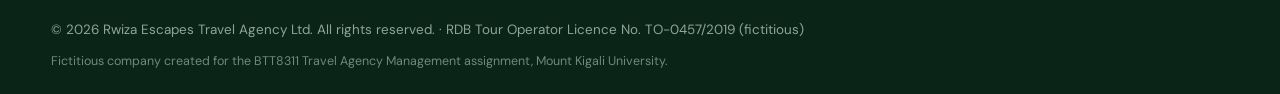
<file: about.html>
<!DOCTYPE html>
<html lang="en">
<head>
<meta charset="utf-8">
<meta name="viewport" content="width=device-width, initial-scale=1">
<title>About Us & Our Team | Rwiza Escapes Travel Agency</title>
<meta name="description" content="Learn about Rwiza Escapes Travel Agency: our story, mission, vision, values and the travel professionals who plan your journeys.">
<meta name="theme-color" content="#14452f">
<meta property="og:title" content="About Us & Our Team | Rwiza Escapes Travel Agency">
<meta property="og:description" content="Learn about Rwiza Escapes Travel Agency: our story, mission, vision, values and the travel professionals who plan your journeys.">
<meta property="og:image" content="logo-full.png">
<link rel="icon" href="favicon.png" type="image/png">
<link rel="apple-touch-icon" href="favicon.png">
<link rel="preconnect" href="https://fonts.googleapis.com">
<link rel="preconnect" href="https://fonts.gstatic.com" crossorigin>
<link href="https://fonts.googleapis.com/css2?family=DM+Sans:opsz,wght@9..40,400;9..40,500;9..40,600;9..40,700&family=Fraunces:ital,opsz,wght@0,9..144,500;0,9..144,600;0,9..144,700;1,9..144,500&display=swap" rel="stylesheet">
<link rel="stylesheet" href="style.css?v=6823791c">
</head>
<body>
<a class="skip" href="#main">Skip to content</a>
<div class="topbar">
  <div class="container">
    <div class="topbar__info">
      <a href="tel:+250788410520">☎ +250 788 410 520</a>
      <a href="mailto:info@rwizaescapes.rw">✉ info@rwizaescapes.rw</a>
      <span class="hide-sm">🕘 Mon–Fri 8:00–18:00 · Sat 9:00–14:00</span>
    </div>
    <div class="topbar__social"><a href="https://facebook.com/" target="_blank" rel="noopener" aria-label="Facebook"><svg viewBox="0 0 24 24" fill="currentColor" aria-hidden="true"><path d="M14 8h3V4h-3c-2.8 0-4.5 1.8-4.5 4.6V11H7v4h2.5v9h4v-9H17l.5-4h-4V8.8c0-.5.3-.8.5-.8Z"/></svg></a><a href="https://instagram.com/rwizaescapes" target="_blank" rel="noopener" aria-label="Instagram"><svg viewBox="0 0 24 24" fill="none" stroke="currentColor" stroke-width="2" aria-hidden="true"><rect x="3" y="3" width="18" height="18" rx="5"/><circle cx="12" cy="12" r="4"/><circle cx="17.5" cy="6.5" r="1" fill="currentColor"/></svg></a><a href="https://x.com/" target="_blank" rel="noopener" aria-label="X (Twitter)"><svg viewBox="0 0 24 24" fill="currentColor" aria-hidden="true"><path d="M17.8 3h3.1l-6.8 7.8 8 10.2h-6.3l-4.9-6.4L5.3 21H2.2l7.3-8.3L1.8 3h6.4l4.4 5.9L17.8 3Zm-1.1 16.2h1.7L7.4 4.7H5.6l11.1 14.5Z"/></svg></a><a href="https://tiktok.com/" target="_blank" rel="noopener" aria-label="TikTok"><svg viewBox="0 0 24 24" fill="currentColor" aria-hidden="true"><path d="M16.5 3c.4 2.3 1.8 3.8 4 4v3.2c-1.5.1-2.9-.4-4-1.1v6.4A5.6 5.6 0 1 1 11 9.9v3.3a2.4 2.4 0 1 0 2.3 2.4V3h3.2Z"/></svg></a><a href="https://youtube.com/" target="_blank" rel="noopener" aria-label="YouTube"><svg viewBox="0 0 24 24" fill="currentColor" aria-hidden="true"><path d="M22 8.2a3 3 0 0 0-2.1-2.1C18 5.6 12 5.6 12 5.6s-6 0-7.9.5A3 3 0 0 0 2 8.2 31 31 0 0 0 1.6 12 31 31 0 0 0 2 15.8a3 3 0 0 0 2.1 2.1c1.9.5 7.9.5 7.9.5s6 0 7.9-.5a3 3 0 0 0 2.1-2.1c.3-1.3.4-2.5.4-3.8s-.1-2.5-.4-3.8ZM10 15.2V8.8l5.2 3.2-5.2 3.2Z"/></svg></a></div>
  </div>
</div>
<header class="header">
  <div class="container">
    <a class="brand" href="index.html" aria-label="Rwiza Escapes home">
      <img src="logo-emblem.png" alt="" width="84" height="51">
      <span><span class="brand__name">Rwiza Escapes</span><span class="brand__tag">Travel Agency</span></span>
    </a>
    <button class="nav-toggle" aria-controls="site-nav" aria-expanded="false" aria-label="Open menu">
      <svg viewBox="0 0 24 24" fill="none" stroke="currentColor" stroke-width="2" stroke-linecap="round"><path d="M4 7h16M4 12h16M4 17h16"/></svg>
    </button>
    <nav class="nav" id="site-nav" aria-label="Main">
      <ul><li><a href="index.html">Home</a></li><li><a href="about.html" aria-current="page">About Us</a></li><li><a href="services.html">Services</a></li><li><a href="packages.html">Tours & Destinations</a></li><li><a href="offers.html">Offers</a></li><li><a href="gallery.html">Gallery</a></li><li><a href="reviews.html">Reviews</a></li><li><a href="contact.html">Contact</a></li><li><a class="btn btn--gold" href="booking.html">Book Now</a></li></ul>
    </nav>
  </div>
</header>
<main id="main">
<section class="page-hero">
  <div class="hero__bg" style="background-image:url('tea.jpg')"></div>
  <div class="container">
    <div class="breadcrumb"><a href="index.html">Home</a> / About Us</div>
    <h1>About Rwiza Escapes</h1>
    <p>A Kigali-born travel company built on local knowledge, honest service and a love of showing the world to travellers, and travellers to the world.</p>
  </div>
</section>

<section class="section">
  <div class="container split split--wide">
    <div class="reveal">
      <span class="eyebrow">Company profile</span>
      <h2>Our story</h2>
      <p><strong>Rwiza Escapes Travel Agency Ltd</strong> was founded in Kigali in 2019 by a group of tourism graduates and experienced tour guides. They saw that visitors to Rwanda, and Rwandans travelling abroad, needed one reliable local partner to handle every part of a trip.</p>
      <p>We started with three staff and a single safari vehicle, running gorilla treks and Kigali city tours. Today we are a <strong>full-service travel agency and tour operator</strong> with a team of 14. We serve three markets:</p>
      <ul class="ticks">
        <li><strong>Inbound tourism:</strong> international visitors exploring Rwanda and East Africa</li>
        <li><strong>Domestic tourism:</strong> Rwandan residents, families, schools and companies travelling at home</li>
        <li><strong>Outbound travel:</strong> Rwandans travelling abroad for leisure, business, study or religious pilgrimage</li>
      </ul>
      <p>We work with airlines, hotels, national parks and transport companies to package their products into seamless, good-value journeys.</p>
    </div>
    <div class="reveal">
      <div class="split__img"><img src="safari-car.jpg" alt="Rwiza Escapes safari vehicle" loading="lazy"></div>
      <table class="simple mt-2">
        <tr><th>Legal name</th><td>Rwiza Escapes Travel Agency Ltd</td></tr>
        <tr><th>Founded</th><td>2019, Kigali, Rwanda</td></tr>
        <tr><th>Type</th><td>Full-service travel agency &amp; tour operator</td></tr>
        <tr><th>Head office</th><td>Ground Floor, Rwiza House, KG 7 Ave, Kacyiru, Kigali, Rwanda</td></tr>
        <tr><th>Licence</th><td>RDB Tour Operator Licence TO-0457/2019</td></tr>
        <tr><th>Staff</th><td>14 full-time + 20 freelance guides</td></tr>
      </table>
    </div>
  </div>
</section>

<section class="section section--sand">
  <div class="container">
    <div class="grid grid--2">
      <div class="mv reveal">
        <h3><span class="service__icon" style="width:44px;height:44px;margin:0"><svg viewBox="0 0 24 24" fill="none" stroke="currentColor" stroke-width="1.8" stroke-linecap="round" stroke-linejoin="round" aria-hidden="true"><circle cx="12" cy="12" r="9"/><circle cx="12" cy="12" r="5"/><circle cx="12" cy="12" r="1"/></svg></span> Our Mission</h3>
        <p>To create safe, seamless and memorable travel experiences by combining local expertise, trusted partnerships and personalised service, while promoting Rwanda and Africa as world-class destinations and supporting the communities we visit.</p>
      </div>
      <div class="mv mv--green reveal">
        <h3><span class="service__icon" style="width:44px;height:44px;margin:0"><svg viewBox="0 0 24 24" fill="none" stroke="currentColor" stroke-width="1.8" stroke-linecap="round" stroke-linejoin="round" aria-hidden="true"><path d="M2 12s3.5-7 10-7 10 7 10 7-3.5 7-10 7S2 12 2 12Z"/><circle cx="12" cy="12" r="3"/></svg></span> Our Vision</h3>
        <p>To be East Africa's most trusted and innovative travel agency by 2030, recognised for excellent customer service, responsible tourism and connecting travellers to the heart of Africa and the world.</p>
      </div>
    </div>

    <div class="section-head mt-3 reveal">
      <span class="eyebrow">What guides us</span>
      <h2>Our core values</h2>
    </div>
    <div class="grid grid--4">
      <div class="value reveal"><div class="service__icon"><svg viewBox="0 0 24 24" fill="none" stroke="currentColor" stroke-width="1.8" stroke-linecap="round" stroke-linejoin="round" aria-hidden="true"><path d="M12 20s-7-4.4-7-10a4 4 0 0 1 7-2.6A4 4 0 0 1 19 10c0 5.6-7 10-7 10Z"/></svg></div><h4>Customer first</h4><p>Every itinerary is built around the traveller's needs, budget and dreams.</p></div>
      <div class="value reveal"><div class="service__icon"><svg viewBox="0 0 24 24" fill="none" stroke="currentColor" stroke-width="1.8" stroke-linecap="round" stroke-linejoin="round" aria-hidden="true"><path d="M12 3 4 6v6c0 5 3.5 8 8 9 4.5-1 8-4 8-9V6l-8-3Z"/><path d="m9 12 2 2 4-4"/></svg></div><h4>Integrity</h4><p>Honest advice, transparent prices and clear terms, always.</p></div>
      <div class="value reveal"><div class="service__icon"><svg viewBox="0 0 24 24" fill="none" stroke="currentColor" stroke-width="1.8" stroke-linecap="round" stroke-linejoin="round" aria-hidden="true"><path d="M5 19c8 0 14-6 14-15C10 4 5 9 5 15v4Z"/><path d="M5 19c3-4 6-6 10-8"/></svg></div><h4>Responsible tourism</h4><p>We protect nature, respect cultures and hire and buy locally.</p></div>
      <div class="value reveal"><div class="service__icon"><svg viewBox="0 0 24 24" fill="none" stroke="currentColor" stroke-width="1.8" stroke-linecap="round" stroke-linejoin="round" aria-hidden="true"><circle cx="12" cy="9" r="6"/><path d="m8.5 14-1.5 7 5-3 5 3-1.5-7"/></svg></div><h4>Excellence</h4><p>Trained staff, vetted partners and constant attention to detail.</p></div>
    </div>
  </div>
</section>

<section class="section section--white" id="team">
  <div class="container">
    <div class="section-head reveal">
      <span class="eyebrow">Our team</span>
      <h2>The people behind your journey</h2>
      <p>Qualified travel professionals with backgrounds in tourism management, ticketing, guiding and hospitality.</p>
    </div>
    <div class="grid grid--3">
      <div class="member reveal"><img class="avatar" src="member-1.jpg" alt="ISIMBI Vincente" width="108" height="108" loading="lazy"><h3>ISIMBI Vincente</h3><div class="role">Managing Director</div><p>Sets the company's strategy, manages partnerships with airlines, hotels and RDB, and oversees finance and quality.</p><div class="social member__social"><a href="https://facebook.com/" target="_blank" rel="noopener" aria-label="Facebook"><svg viewBox="0 0 24 24" fill="currentColor" aria-hidden="true"><path d="M14 8h3V4h-3c-2.8 0-4.5 1.8-4.5 4.6V11H7v4h2.5v9h4v-9H17l.5-4h-4V8.8c0-.5.3-.8.5-.8Z"/></svg></a><a href="https://instagram.com/rwizaescapes" target="_blank" rel="noopener" aria-label="Instagram"><svg viewBox="0 0 24 24" fill="none" stroke="currentColor" stroke-width="2" aria-hidden="true"><rect x="3" y="3" width="18" height="18" rx="5"/><circle cx="12" cy="12" r="4"/><circle cx="17.5" cy="6.5" r="1" fill="currentColor"/></svg></a><a href="https://x.com/" target="_blank" rel="noopener" aria-label="X (Twitter)"><svg viewBox="0 0 24 24" fill="currentColor" aria-hidden="true"><path d="M17.8 3h3.1l-6.8 7.8 8 10.2h-6.3l-4.9-6.4L5.3 21H2.2l7.3-8.3L1.8 3h6.4l4.4 5.9L17.8 3Zm-1.1 16.2h1.7L7.4 4.7H5.6l11.1 14.5Z"/></svg></a><a href="https://tiktok.com/" target="_blank" rel="noopener" aria-label="TikTok"><svg viewBox="0 0 24 24" fill="currentColor" aria-hidden="true"><path d="M16.5 3c.4 2.3 1.8 3.8 4 4v3.2c-1.5.1-2.9-.4-4-1.1v6.4A5.6 5.6 0 1 1 11 9.9v3.3a2.4 2.4 0 1 0 2.3 2.4V3h3.2Z"/></svg></a><a href="https://youtube.com/" target="_blank" rel="noopener" aria-label="YouTube"><svg viewBox="0 0 24 24" fill="currentColor" aria-hidden="true"><path d="M22 8.2a3 3 0 0 0-2.1-2.1C18 5.6 12 5.6 12 5.6s-6 0-7.9.5A3 3 0 0 0 2 8.2 31 31 0 0 0 1.6 12 31 31 0 0 0 2 15.8a3 3 0 0 0 2.1 2.1c1.9.5 7.9.5 7.9.5s6 0 7.9-.5a3 3 0 0 0 2.1-2.1c.3-1.3.4-2.5.4-3.8s-.1-2.5-.4-3.8ZM10 15.2V8.8l5.2 3.2-5.2 3.2Z"/></svg></a></div></div>
      <div class="member reveal"><img class="avatar" src="member-2.jpg" alt="AHISHAKIYE Annualite" width="108" height="108" loading="lazy"><h3>AHISHAKIYE Annualite</h3><div class="role">Operations &amp; Tours Manager</div><p>Designs itineraries, books park permits and lodges, and coordinates drivers and guides so every tour runs on time.</p><div class="social member__social"><a href="https://facebook.com/" target="_blank" rel="noopener" aria-label="Facebook"><svg viewBox="0 0 24 24" fill="currentColor" aria-hidden="true"><path d="M14 8h3V4h-3c-2.8 0-4.5 1.8-4.5 4.6V11H7v4h2.5v9h4v-9H17l.5-4h-4V8.8c0-.5.3-.8.5-.8Z"/></svg></a><a href="https://instagram.com/rwizaescapes" target="_blank" rel="noopener" aria-label="Instagram"><svg viewBox="0 0 24 24" fill="none" stroke="currentColor" stroke-width="2" aria-hidden="true"><rect x="3" y="3" width="18" height="18" rx="5"/><circle cx="12" cy="12" r="4"/><circle cx="17.5" cy="6.5" r="1" fill="currentColor"/></svg></a><a href="https://x.com/" target="_blank" rel="noopener" aria-label="X (Twitter)"><svg viewBox="0 0 24 24" fill="currentColor" aria-hidden="true"><path d="M17.8 3h3.1l-6.8 7.8 8 10.2h-6.3l-4.9-6.4L5.3 21H2.2l7.3-8.3L1.8 3h6.4l4.4 5.9L17.8 3Zm-1.1 16.2h1.7L7.4 4.7H5.6l11.1 14.5Z"/></svg></a><a href="https://tiktok.com/" target="_blank" rel="noopener" aria-label="TikTok"><svg viewBox="0 0 24 24" fill="currentColor" aria-hidden="true"><path d="M16.5 3c.4 2.3 1.8 3.8 4 4v3.2c-1.5.1-2.9-.4-4-1.1v6.4A5.6 5.6 0 1 1 11 9.9v3.3a2.4 2.4 0 1 0 2.3 2.4V3h3.2Z"/></svg></a><a href="https://youtube.com/" target="_blank" rel="noopener" aria-label="YouTube"><svg viewBox="0 0 24 24" fill="currentColor" aria-hidden="true"><path d="M22 8.2a3 3 0 0 0-2.1-2.1C18 5.6 12 5.6 12 5.6s-6 0-7.9.5A3 3 0 0 0 2 8.2 31 31 0 0 0 1.6 12 31 31 0 0 0 2 15.8a3 3 0 0 0 2.1 2.1c1.9.5 7.9.5 7.9.5s6 0 7.9-.5a3 3 0 0 0 2.1-2.1c.3-1.3.4-2.5.4-3.8s-.1-2.5-.4-3.8ZM10 15.2V8.8l5.2 3.2-5.2 3.2Z"/></svg></a></div></div>
      <div class="member reveal"><img class="avatar" src="member-3.jpg" alt="Liza Lucette" width="108" height="108" loading="lazy"><h3>Liza Lucette</h3><div class="role">Reservations &amp; Ticketing Officer</div><p>IATA-trained ticketing specialist who handles flight bookings, hotel reservations, visas and travel insurance.</p><div class="social member__social"><a href="https://facebook.com/" target="_blank" rel="noopener" aria-label="Facebook"><svg viewBox="0 0 24 24" fill="currentColor" aria-hidden="true"><path d="M14 8h3V4h-3c-2.8 0-4.5 1.8-4.5 4.6V11H7v4h2.5v9h4v-9H17l.5-4h-4V8.8c0-.5.3-.8.5-.8Z"/></svg></a><a href="https://instagram.com/rwizaescapes" target="_blank" rel="noopener" aria-label="Instagram"><svg viewBox="0 0 24 24" fill="none" stroke="currentColor" stroke-width="2" aria-hidden="true"><rect x="3" y="3" width="18" height="18" rx="5"/><circle cx="12" cy="12" r="4"/><circle cx="17.5" cy="6.5" r="1" fill="currentColor"/></svg></a><a href="https://x.com/" target="_blank" rel="noopener" aria-label="X (Twitter)"><svg viewBox="0 0 24 24" fill="currentColor" aria-hidden="true"><path d="M17.8 3h3.1l-6.8 7.8 8 10.2h-6.3l-4.9-6.4L5.3 21H2.2l7.3-8.3L1.8 3h6.4l4.4 5.9L17.8 3Zm-1.1 16.2h1.7L7.4 4.7H5.6l11.1 14.5Z"/></svg></a><a href="https://tiktok.com/" target="_blank" rel="noopener" aria-label="TikTok"><svg viewBox="0 0 24 24" fill="currentColor" aria-hidden="true"><path d="M16.5 3c.4 2.3 1.8 3.8 4 4v3.2c-1.5.1-2.9-.4-4-1.1v6.4A5.6 5.6 0 1 1 11 9.9v3.3a2.4 2.4 0 1 0 2.3 2.4V3h3.2Z"/></svg></a><a href="https://youtube.com/" target="_blank" rel="noopener" aria-label="YouTube"><svg viewBox="0 0 24 24" fill="currentColor" aria-hidden="true"><path d="M22 8.2a3 3 0 0 0-2.1-2.1C18 5.6 12 5.6 12 5.6s-6 0-7.9.5A3 3 0 0 0 2 8.2 31 31 0 0 0 1.6 12 31 31 0 0 0 2 15.8a3 3 0 0 0 2.1 2.1c1.9.5 7.9.5 7.9.5s6 0 7.9-.5a3 3 0 0 0 2.1-2.1c.3-1.3.4-2.5.4-3.8s-.1-2.5-.4-3.8ZM10 15.2V8.8l5.2 3.2-5.2 3.2Z"/></svg></a></div></div>
      <div class="member reveal"><img class="avatar" src="member-4.jpg" alt="Cyuzuzo Miriam" width="108" height="108" loading="lazy"><h3>Cyuzuzo Miriam</h3><div class="role">Sales &amp; Marketing Manager</div><p>Promotes our packages online and at travel fairs, and builds relationships with corporate and group clients.</p><div class="social member__social"><a href="https://facebook.com/" target="_blank" rel="noopener" aria-label="Facebook"><svg viewBox="0 0 24 24" fill="currentColor" aria-hidden="true"><path d="M14 8h3V4h-3c-2.8 0-4.5 1.8-4.5 4.6V11H7v4h2.5v9h4v-9H17l.5-4h-4V8.8c0-.5.3-.8.5-.8Z"/></svg></a><a href="https://instagram.com/rwizaescapes" target="_blank" rel="noopener" aria-label="Instagram"><svg viewBox="0 0 24 24" fill="none" stroke="currentColor" stroke-width="2" aria-hidden="true"><rect x="3" y="3" width="18" height="18" rx="5"/><circle cx="12" cy="12" r="4"/><circle cx="17.5" cy="6.5" r="1" fill="currentColor"/></svg></a><a href="https://x.com/" target="_blank" rel="noopener" aria-label="X (Twitter)"><svg viewBox="0 0 24 24" fill="currentColor" aria-hidden="true"><path d="M17.8 3h3.1l-6.8 7.8 8 10.2h-6.3l-4.9-6.4L5.3 21H2.2l7.3-8.3L1.8 3h6.4l4.4 5.9L17.8 3Zm-1.1 16.2h1.7L7.4 4.7H5.6l11.1 14.5Z"/></svg></a><a href="https://tiktok.com/" target="_blank" rel="noopener" aria-label="TikTok"><svg viewBox="0 0 24 24" fill="currentColor" aria-hidden="true"><path d="M16.5 3c.4 2.3 1.8 3.8 4 4v3.2c-1.5.1-2.9-.4-4-1.1v6.4A5.6 5.6 0 1 1 11 9.9v3.3a2.4 2.4 0 1 0 2.3 2.4V3h3.2Z"/></svg></a><a href="https://youtube.com/" target="_blank" rel="noopener" aria-label="YouTube"><svg viewBox="0 0 24 24" fill="currentColor" aria-hidden="true"><path d="M22 8.2a3 3 0 0 0-2.1-2.1C18 5.6 12 5.6 12 5.6s-6 0-7.9.5A3 3 0 0 0 2 8.2 31 31 0 0 0 1.6 12 31 31 0 0 0 2 15.8a3 3 0 0 0 2.1 2.1c1.9.5 7.9.5 7.9.5s6 0 7.9-.5a3 3 0 0 0 2.1-2.1c.3-1.3.4-2.5.4-3.8s-.1-2.5-.4-3.8ZM10 15.2V8.8l5.2 3.2-5.2 3.2Z"/></svg></a></div></div>
      <div class="member reveal"><img class="avatar" src="member-5.jpg" alt="Dusabimana Shadia" width="108" height="108" loading="lazy"><h3>Dusabimana Shadia</h3><div class="role">Customer Care &amp; Travel Consultant</div><p>First point of contact for enquiries. Gives travel advice, prepares quotes and follows up after every trip.</p><div class="social member__social"><a href="https://facebook.com/" target="_blank" rel="noopener" aria-label="Facebook"><svg viewBox="0 0 24 24" fill="currentColor" aria-hidden="true"><path d="M14 8h3V4h-3c-2.8 0-4.5 1.8-4.5 4.6V11H7v4h2.5v9h4v-9H17l.5-4h-4V8.8c0-.5.3-.8.5-.8Z"/></svg></a><a href="https://instagram.com/rwizaescapes" target="_blank" rel="noopener" aria-label="Instagram"><svg viewBox="0 0 24 24" fill="none" stroke="currentColor" stroke-width="2" aria-hidden="true"><rect x="3" y="3" width="18" height="18" rx="5"/><circle cx="12" cy="12" r="4"/><circle cx="17.5" cy="6.5" r="1" fill="currentColor"/></svg></a><a href="https://x.com/" target="_blank" rel="noopener" aria-label="X (Twitter)"><svg viewBox="0 0 24 24" fill="currentColor" aria-hidden="true"><path d="M17.8 3h3.1l-6.8 7.8 8 10.2h-6.3l-4.9-6.4L5.3 21H2.2l7.3-8.3L1.8 3h6.4l4.4 5.9L17.8 3Zm-1.1 16.2h1.7L7.4 4.7H5.6l11.1 14.5Z"/></svg></a><a href="https://tiktok.com/" target="_blank" rel="noopener" aria-label="TikTok"><svg viewBox="0 0 24 24" fill="currentColor" aria-hidden="true"><path d="M16.5 3c.4 2.3 1.8 3.8 4 4v3.2c-1.5.1-2.9-.4-4-1.1v6.4A5.6 5.6 0 1 1 11 9.9v3.3a2.4 2.4 0 1 0 2.3 2.4V3h3.2Z"/></svg></a><a href="https://youtube.com/" target="_blank" rel="noopener" aria-label="YouTube"><svg viewBox="0 0 24 24" fill="currentColor" aria-hidden="true"><path d="M22 8.2a3 3 0 0 0-2.1-2.1C18 5.6 12 5.6 12 5.6s-6 0-7.9.5A3 3 0 0 0 2 8.2 31 31 0 0 0 1.6 12 31 31 0 0 0 2 15.8a3 3 0 0 0 2.1 2.1c1.9.5 7.9.5 7.9.5s6 0 7.9-.5a3 3 0 0 0 2.1-2.1c.3-1.3.4-2.5.4-3.8s-.1-2.5-.4-3.8ZM10 15.2V8.8l5.2 3.2-5.2 3.2Z"/></svg></a></div></div>
      <div class="member reveal"><img class="avatar" src="member-6.jpg" alt="Ishimwe Pacifique" width="108" height="108" loading="lazy"><h3>Ishimwe Pacifique</h3><div class="role">Senior Tour Guide &amp; Driver</div><p>RDB-certified guide with 10 years' experience in Volcanoes, Akagera and Nyungwe. Speaks English, French and Kiswahili.</p><div class="social member__social"><a href="https://facebook.com/" target="_blank" rel="noopener" aria-label="Facebook"><svg viewBox="0 0 24 24" fill="currentColor" aria-hidden="true"><path d="M14 8h3V4h-3c-2.8 0-4.5 1.8-4.5 4.6V11H7v4h2.5v9h4v-9H17l.5-4h-4V8.8c0-.5.3-.8.5-.8Z"/></svg></a><a href="https://instagram.com/rwizaescapes" target="_blank" rel="noopener" aria-label="Instagram"><svg viewBox="0 0 24 24" fill="none" stroke="currentColor" stroke-width="2" aria-hidden="true"><rect x="3" y="3" width="18" height="18" rx="5"/><circle cx="12" cy="12" r="4"/><circle cx="17.5" cy="6.5" r="1" fill="currentColor"/></svg></a><a href="https://x.com/" target="_blank" rel="noopener" aria-label="X (Twitter)"><svg viewBox="0 0 24 24" fill="currentColor" aria-hidden="true"><path d="M17.8 3h3.1l-6.8 7.8 8 10.2h-6.3l-4.9-6.4L5.3 21H2.2l7.3-8.3L1.8 3h6.4l4.4 5.9L17.8 3Zm-1.1 16.2h1.7L7.4 4.7H5.6l11.1 14.5Z"/></svg></a><a href="https://tiktok.com/" target="_blank" rel="noopener" aria-label="TikTok"><svg viewBox="0 0 24 24" fill="currentColor" aria-hidden="true"><path d="M16.5 3c.4 2.3 1.8 3.8 4 4v3.2c-1.5.1-2.9-.4-4-1.1v6.4A5.6 5.6 0 1 1 11 9.9v3.3a2.4 2.4 0 1 0 2.3 2.4V3h3.2Z"/></svg></a><a href="https://youtube.com/" target="_blank" rel="noopener" aria-label="YouTube"><svg viewBox="0 0 24 24" fill="currentColor" aria-hidden="true"><path d="M22 8.2a3 3 0 0 0-2.1-2.1C18 5.6 12 5.6 12 5.6s-6 0-7.9.5A3 3 0 0 0 2 8.2 31 31 0 0 0 1.6 12 31 31 0 0 0 2 15.8a3 3 0 0 0 2.1 2.1c1.9.5 7.9.5 7.9.5s6 0 7.9-.5a3 3 0 0 0 2.1-2.1c.3-1.3.4-2.5.4-3.8s-.1-2.5-.4-3.8ZM10 15.2V8.8l5.2 3.2-5.2 3.2Z"/></svg></a></div></div>
    </div>
  </div>
</section>

<section class="section">
  <div class="container">
    <div class="section-head reveal">
      <span class="eyebrow">How we are organised</span>
      <h2>Departments &amp; partners</h2>
    </div>
    <div class="grid grid--3">
      <div class="service reveal"><div class="service__icon"><svg viewBox="0 0 24 24" fill="none" stroke="currentColor" stroke-width="1.8" stroke-linecap="round" stroke-linejoin="round" aria-hidden="true"><rect x="3" y="7" width="18" height="13" rx="2"/><path d="M9 7V5a2 2 0 0 1 2-2h2a2 2 0 0 1 2 2v2M3 13h18"/></svg></div><h3>Management &amp; Finance</h3><p>Planning, budgeting, supplier contracts, pricing and commission management, and legal compliance.</p></div>
      <div class="service reveal"><div class="service__icon"><svg viewBox="0 0 24 24" fill="none" stroke="currentColor" stroke-width="1.8" stroke-linecap="round" stroke-linejoin="round" aria-hidden="true"><path d="M10.5 13.5 3 11l1.5-1.5 8 1 4.5-4.5a2.1 2.1 0 0 1 3 3L15.5 13.5l1 8L15 23l-2.5-7.5L9 19v3l-1.5 1-1-3.5L3 18.5 4 17h3l3.5-3.5Z"/></svg></div><h3>Reservations &amp; Ticketing</h3><p>Airline ticketing through global distribution systems (GDS), hotel bookings, visas, insurance and documentation.</p></div>
      <div class="service reveal"><div class="service__icon"><svg viewBox="0 0 24 24" fill="none" stroke="currentColor" stroke-width="1.8" stroke-linecap="round" stroke-linejoin="round" aria-hidden="true"><circle cx="12" cy="12" r="9"/><path d="m15.5 8.5-2 5-5 2 2-5 5-2Z"/></svg></div><h3>Tours &amp; Operations</h3><p>Itinerary design, guides, vehicles, park permits and on-the-ground coordination.</p></div>
      <div class="service reveal"><div class="service__icon"><svg viewBox="0 0 24 24" fill="none" stroke="currentColor" stroke-width="1.8" stroke-linecap="round" stroke-linejoin="round" aria-hidden="true"><circle cx="9" cy="8" r="3.5"/><path d="M2.5 20a6.5 6.5 0 0 1 13 0M16 4.5a3.5 3.5 0 0 1 0 7M18 14a6 6 0 0 1 3.5 6"/></svg></div><h3>Sales &amp; Marketing</h3><p>Website, social media, travel fairs, corporate accounts and partnerships with overseas agents.</p></div>
      <div class="service reveal"><div class="service__icon"><svg viewBox="0 0 24 24" fill="none" stroke="currentColor" stroke-width="1.8" stroke-linecap="round" stroke-linejoin="round" aria-hidden="true"><path d="M21 12a8 8 0 0 1-11.6 7.1L4 21l1.9-5.4A8 8 0 1 1 21 12Z"/><path d="M8.5 11h.01M12 11h.01M15.5 11h.01"/></svg></div><h3>Customer Care</h3><p>Enquiries, quotations, after-sales service, complaints handling and feedback surveys.</p></div>
      <div class="service reveal"><div class="service__icon"><svg viewBox="0 0 24 24" fill="none" stroke="currentColor" stroke-width="1.8" stroke-linecap="round" stroke-linejoin="round" aria-hidden="true"><path d="M5 19c8 0 14-6 14-15C10 4 5 9 5 15v4Z"/><path d="M5 19c3-4 6-6 10-8"/></svg></div><h3>Community &amp; Sustainability</h3><p>5% of tour profits support community tourism projects around the national parks.</p></div>
    </div>
    <div class="section-head mt-3 reveal">
      <span class="eyebrow">Airlines, hotels &amp; suppliers we book</span>
    </div>
    <div class="partners reveal">
      <span>RwandAir</span><span>Kenya Airways</span><span>Qatar Airways</span><span>Emirates</span><span>Rwanda Development Board</span><span>Marriott Kigali</span><span>Radisson Blu</span><span>Akagera Game Lodge</span>
    </div>
  </div>
</section>

</main>
<footer class="footer">
  <div class="container">
    <div class="footer__grid">
      <div>
        <a class="brand" href="index.html"><img src="logo-emblem.png" alt="" width="84" height="51"><span><span class="brand__name">Rwiza Escapes</span><span class="brand__tag">Travel Agency</span></span></a>
        <p>A licensed, full-service travel agency and tour operator in Kigali — creating safe, seamless and unforgettable journeys across Rwanda, East Africa and the world.</p>
        <div class="social"><a href="https://facebook.com/" target="_blank" rel="noopener" aria-label="Facebook"><svg viewBox="0 0 24 24" fill="currentColor" aria-hidden="true"><path d="M14 8h3V4h-3c-2.8 0-4.5 1.8-4.5 4.6V11H7v4h2.5v9h4v-9H17l.5-4h-4V8.8c0-.5.3-.8.5-.8Z"/></svg></a><a href="https://instagram.com/rwizaescapes" target="_blank" rel="noopener" aria-label="Instagram"><svg viewBox="0 0 24 24" fill="none" stroke="currentColor" stroke-width="2" aria-hidden="true"><rect x="3" y="3" width="18" height="18" rx="5"/><circle cx="12" cy="12" r="4"/><circle cx="17.5" cy="6.5" r="1" fill="currentColor"/></svg></a><a href="https://x.com/" target="_blank" rel="noopener" aria-label="X (Twitter)"><svg viewBox="0 0 24 24" fill="currentColor" aria-hidden="true"><path d="M17.8 3h3.1l-6.8 7.8 8 10.2h-6.3l-4.9-6.4L5.3 21H2.2l7.3-8.3L1.8 3h6.4l4.4 5.9L17.8 3Zm-1.1 16.2h1.7L7.4 4.7H5.6l11.1 14.5Z"/></svg></a><a href="https://tiktok.com/" target="_blank" rel="noopener" aria-label="TikTok"><svg viewBox="0 0 24 24" fill="currentColor" aria-hidden="true"><path d="M16.5 3c.4 2.3 1.8 3.8 4 4v3.2c-1.5.1-2.9-.4-4-1.1v6.4A5.6 5.6 0 1 1 11 9.9v3.3a2.4 2.4 0 1 0 2.3 2.4V3h3.2Z"/></svg></a><a href="https://youtube.com/" target="_blank" rel="noopener" aria-label="YouTube"><svg viewBox="0 0 24 24" fill="currentColor" aria-hidden="true"><path d="M22 8.2a3 3 0 0 0-2.1-2.1C18 5.6 12 5.6 12 5.6s-6 0-7.9.5A3 3 0 0 0 2 8.2 31 31 0 0 0 1.6 12 31 31 0 0 0 2 15.8a3 3 0 0 0 2.1 2.1c1.9.5 7.9.5 7.9.5s6 0 7.9-.5a3 3 0 0 0 2.1-2.1c.3-1.3.4-2.5.4-3.8s-.1-2.5-.4-3.8ZM10 15.2V8.8l5.2 3.2-5.2 3.2Z"/></svg></a></div>
      </div>
      <div>
        <h4>Explore</h4>
        <ul>
          <li><a href="about.html">About Us &amp; Team</a></li>
          <li><a href="services.html">Travel Services</a></li>
          <li><a href="packages.html">Tours &amp; Destinations</a></li>
          <li><a href="offers.html">Offers &amp; Promotions</a></li>
          <li><a href="gallery.html">Gallery</a></li>
          <li><a href="reviews.html">Reviews</a></li>
        </ul>
      </div>
      <div>
        <h4>Help</h4>
        <ul>
          <li><a href="booking.html">Book a Trip</a></li>
          <li><a href="booking.html#policies">Booking Terms</a></li>
          <li><a href="contact.html#faq">FAQs</a></li>
          <li><a href="contact.html">Contact Us</a></li>
          <li><a href="credits.html">Photo Credits</a></li>
        </ul>
      </div>
      <div>
        <h4>Get in touch</h4>
        <ul>
          <li>📍 Ground Floor, Rwiza House, KG 7 Ave, Kacyiru, Kigali, Rwanda</li>
          <li>☎ <a href="tel:+250788410520">+250 788 410 520</a></li>
          <li>✉ <a href="mailto:info@rwizaescapes.rw">info@rwizaescapes.rw</a></li>
          <li>🕘 Mon–Fri 8:00–18:00 · Sat 9:00–14:00</li>
        </ul>
        <h4 class="mt-2">Travel deals by email</h4>
        <form class="newsletter" name="newsletter" method="POST" action="https://api.web3forms.com/submit" data-ajax="newsletter">
      <input type="hidden" name="access_key" value="PASTE-YOUR-WEB3FORMS-ACCESS-KEY-HERE">
      <input type="hidden" name="subject" value="New newsletter subscriber - Rwiza Escapes website">
      <input type="hidden" name="from_name" value="Rwiza Escapes website">
      <input type="hidden" name="form_type" value="newsletter">
      <input type="checkbox" name="botcheck" class="hidden-field" tabindex="-1" autocomplete="off" aria-hidden="true">
          <label class="visually-hidden" for="nl-email-about.html">Email address</label>
          <input id="nl-email-about.html" type="email" name="email" placeholder="Your email address" required>
          <button class="btn btn--gold" type="submit">Subscribe</button>
        </form>
      </div>
    </div>
    <div class="footer__bottom">
      <p>© 2026 Rwiza Escapes Travel Agency Ltd. All rights reserved. · RDB Tour Operator Licence No. TO-0457/2019 (fictitious)</p>
      <p class="disclaimer">Fictitious company created for the BTT8311 Travel Agency Management assignment, Mount Kigali University.</p>
    </div>
  </div>
</footer>
<a class="float-wa" href="https://wa.me/250798538430?text=Hello%20Rwiza%20Escapes%2C%20I%27d%20like%20to%20plan%20a%20trip" target="_blank" rel="noopener" aria-label="Chat on WhatsApp"><svg viewBox="0 0 24 24" fill="currentColor" aria-hidden="true"><path d="M12 2a10 10 0 0 0-8.6 15.1L2 22l5-1.3A10 10 0 1 0 12 2Zm0 18.2a8.2 8.2 0 0 1-4.2-1.2l-.3-.2-3 .8.8-2.9-.2-.3A8.2 8.2 0 1 1 12 20.2Zm4.5-6.1c-.2-.1-1.5-.7-1.7-.8-.2-.1-.4-.1-.6.1l-.8 1c-.1.2-.3.2-.5.1a6.7 6.7 0 0 1-3.3-2.9c-.3-.4.3-.4.7-1.4.1-.2 0-.3 0-.4l-.8-1.8c-.2-.5-.4-.4-.6-.4h-.5a1 1 0 0 0-.7.3 3 3 0 0 0-.9 2.2 5.2 5.2 0 0 0 1.1 2.7 11.8 11.8 0 0 0 4.5 4c1.7.7 2.3.8 3.2.6.5-.1 1.5-.6 1.7-1.2.2-.6.2-1.1.2-1.2-.1-.1-.3-.2-.5-.3Z"/></svg></a>
<button class="to-top" aria-label="Back to top">↑</button>
<div class="toast" role="status" aria-live="polite"></div>
<script src="data.js?v=6823791c"></script>
<script src="main.js?v=6823791c"></script>
</body>
</html>
</file>
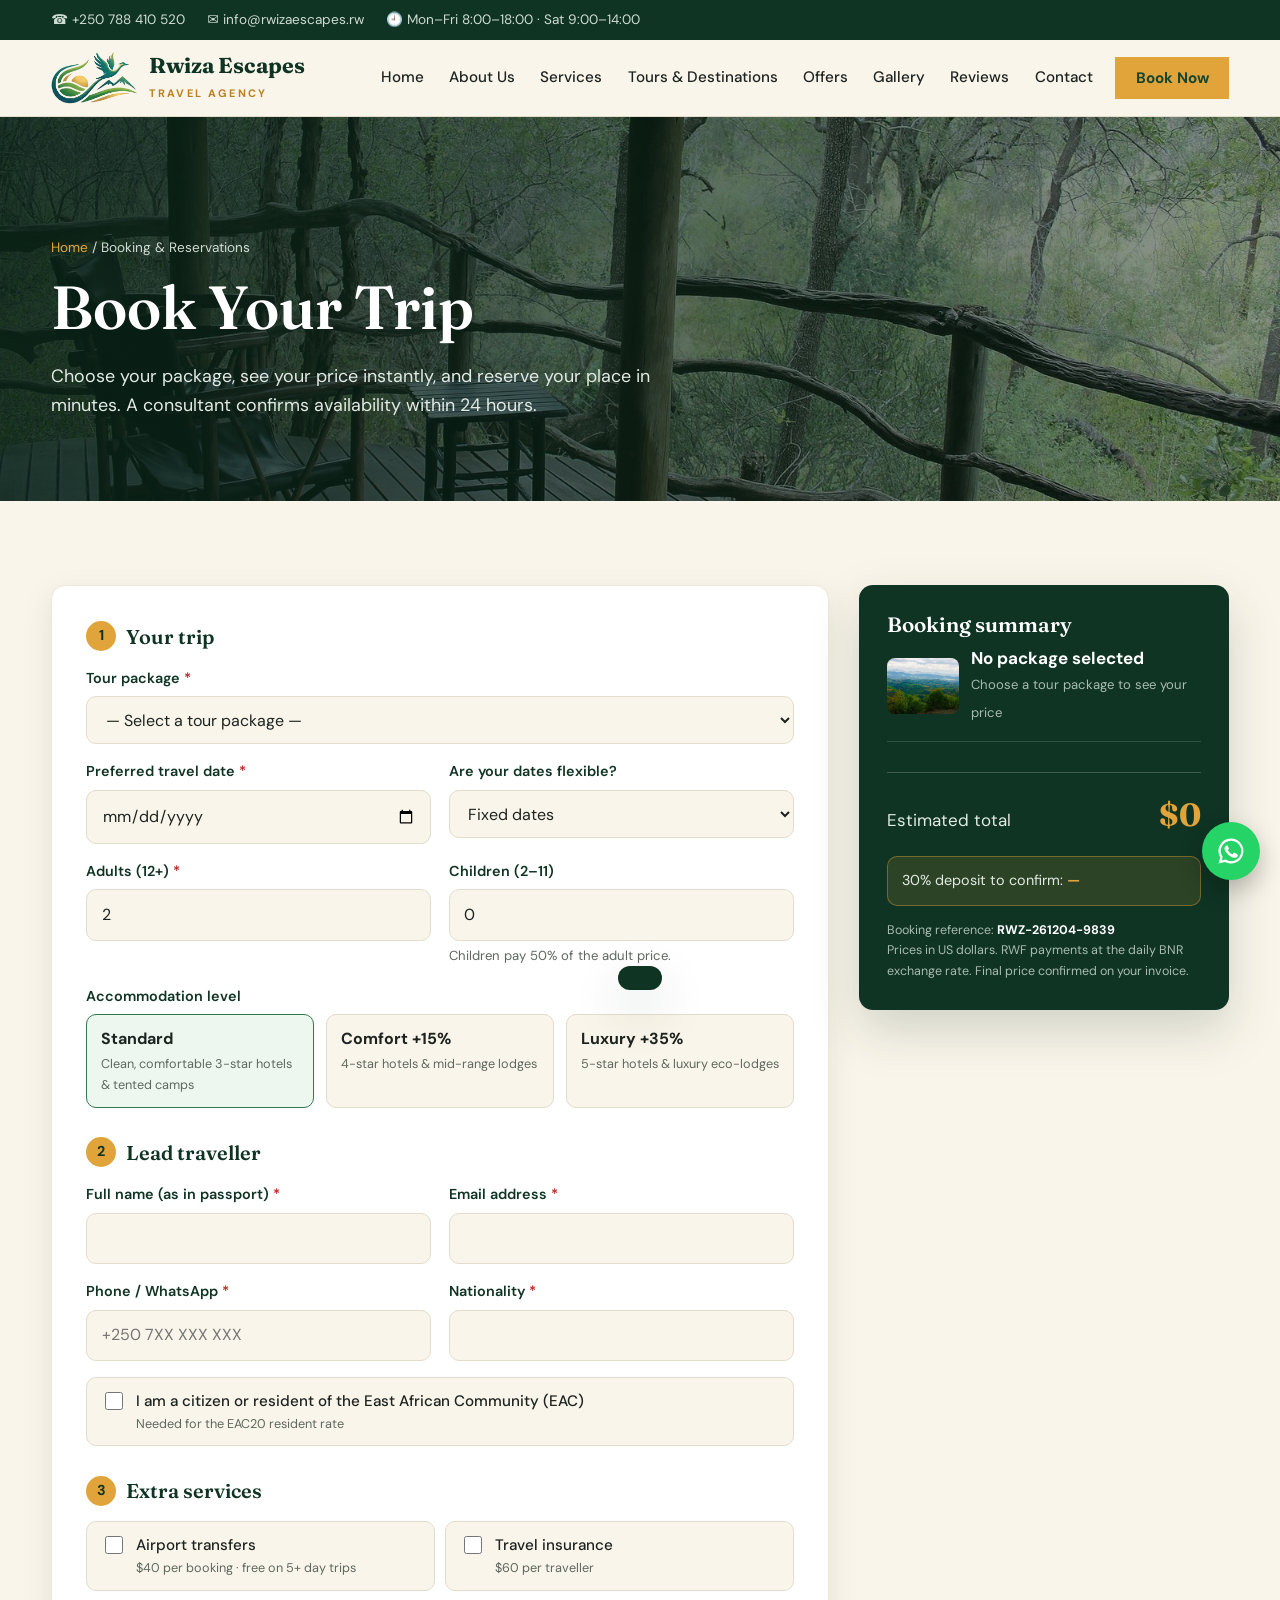
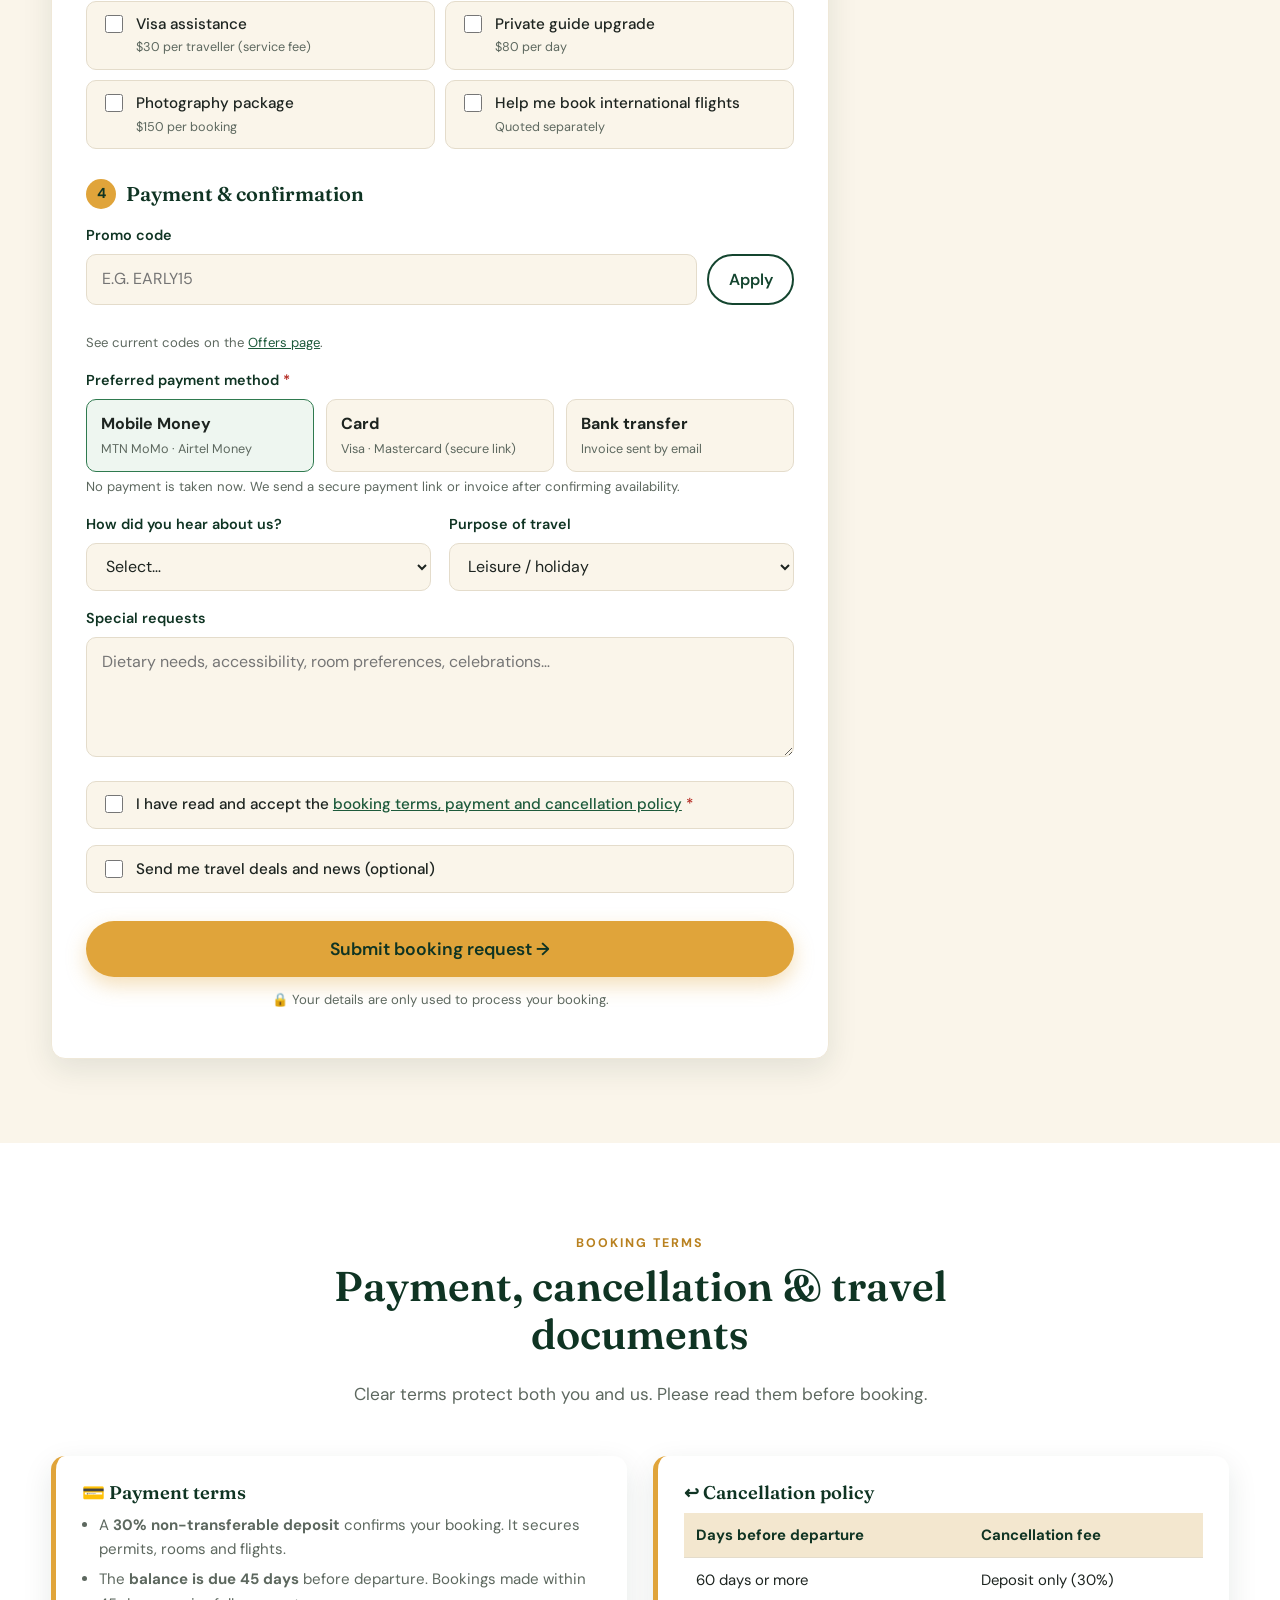
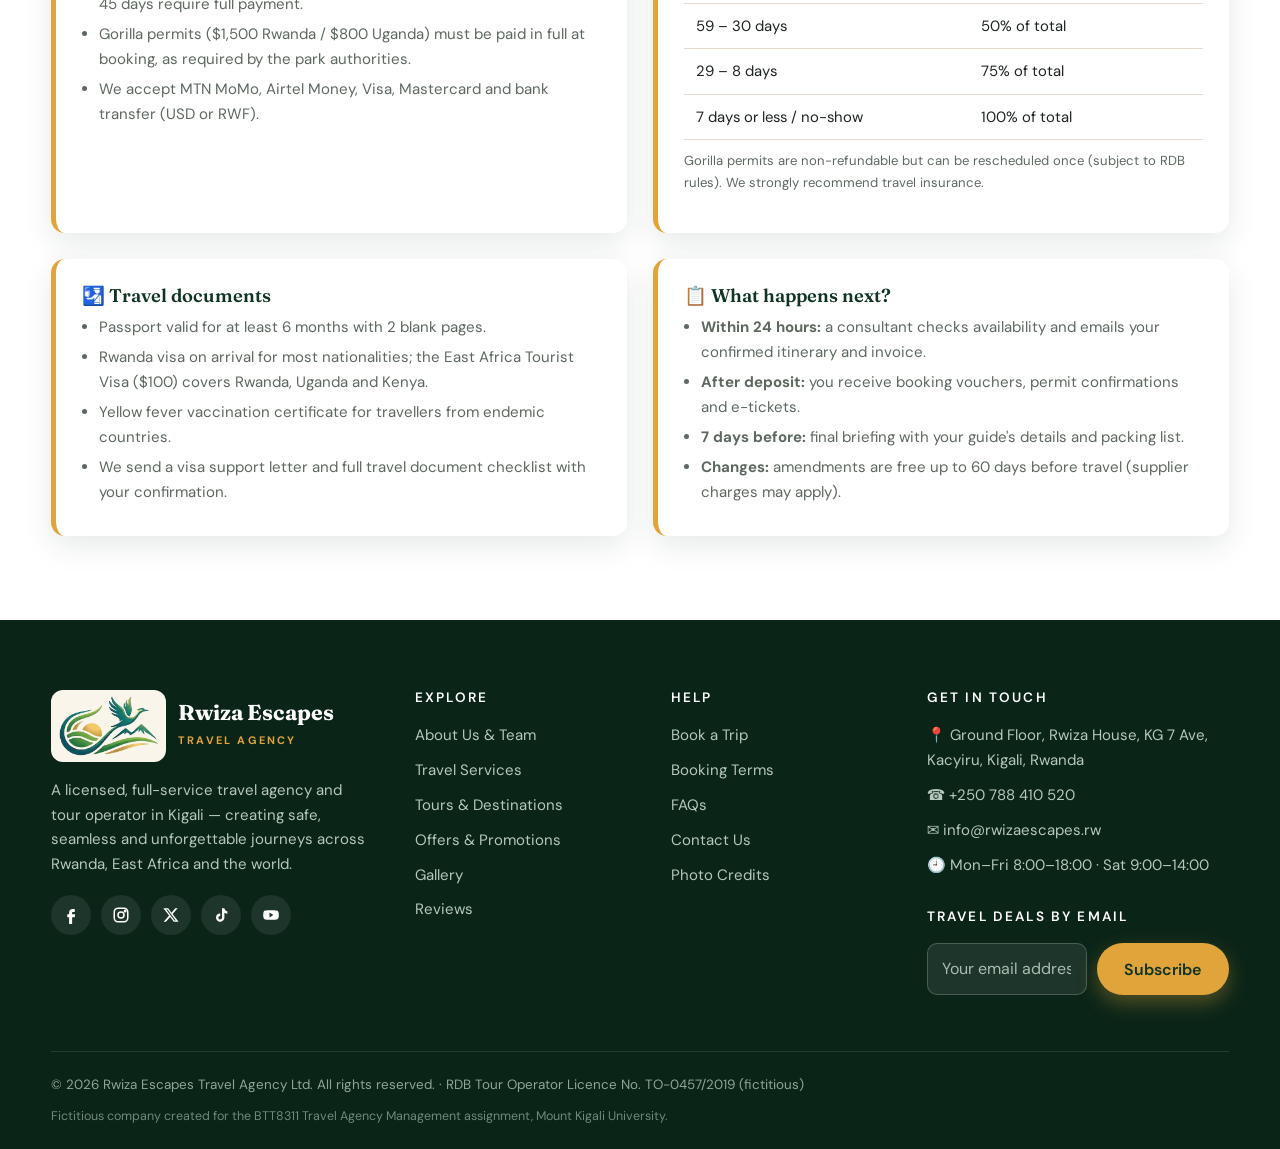
<file: booking.html>
<!DOCTYPE html>
<html lang="en">
<head>
<meta charset="utf-8">
<meta name="viewport" content="width=device-width, initial-scale=1">
<title>Booking & Reservations | Rwiza Escapes Travel Agency</title>
<meta name="description" content="Book your tour package online with Rwiza Escapes. Live price calculator, promo codes, secure deposit and instant booking reference.">
<meta name="theme-color" content="#14452f">
<meta property="og:title" content="Booking & Reservations | Rwiza Escapes Travel Agency">
<meta property="og:description" content="Book your tour package online with Rwiza Escapes. Live price calculator, promo codes, secure deposit and instant booking reference.">
<meta property="og:image" content="logo-full.png">
<link rel="icon" href="favicon.png" type="image/png">
<link rel="apple-touch-icon" href="favicon.png">
<link rel="preconnect" href="https://fonts.googleapis.com">
<link rel="preconnect" href="https://fonts.gstatic.com" crossorigin>
<link href="https://fonts.googleapis.com/css2?family=DM+Sans:opsz,wght@9..40,400;9..40,500;9..40,600;9..40,700&family=Fraunces:ital,opsz,wght@0,9..144,500;0,9..144,600;0,9..144,700;1,9..144,500&display=swap" rel="stylesheet">
<link rel="stylesheet" href="style.css?v=6823791c">
</head>
<body>
<a class="skip" href="#main">Skip to content</a>
<div class="topbar">
  <div class="container">
    <div class="topbar__info">
      <a href="tel:+250788410520">☎ +250 788 410 520</a>
      <a href="mailto:info@rwizaescapes.rw">✉ info@rwizaescapes.rw</a>
      <span class="hide-sm">🕘 Mon–Fri 8:00–18:00 · Sat 9:00–14:00</span>
    </div>
    <div class="topbar__social"><a href="https://facebook.com/" target="_blank" rel="noopener" aria-label="Facebook"><svg viewBox="0 0 24 24" fill="currentColor" aria-hidden="true"><path d="M14 8h3V4h-3c-2.8 0-4.5 1.8-4.5 4.6V11H7v4h2.5v9h4v-9H17l.5-4h-4V8.8c0-.5.3-.8.5-.8Z"/></svg></a><a href="https://instagram.com/rwizaescapes" target="_blank" rel="noopener" aria-label="Instagram"><svg viewBox="0 0 24 24" fill="none" stroke="currentColor" stroke-width="2" aria-hidden="true"><rect x="3" y="3" width="18" height="18" rx="5"/><circle cx="12" cy="12" r="4"/><circle cx="17.5" cy="6.5" r="1" fill="currentColor"/></svg></a><a href="https://x.com/" target="_blank" rel="noopener" aria-label="X (Twitter)"><svg viewBox="0 0 24 24" fill="currentColor" aria-hidden="true"><path d="M17.8 3h3.1l-6.8 7.8 8 10.2h-6.3l-4.9-6.4L5.3 21H2.2l7.3-8.3L1.8 3h6.4l4.4 5.9L17.8 3Zm-1.1 16.2h1.7L7.4 4.7H5.6l11.1 14.5Z"/></svg></a><a href="https://tiktok.com/" target="_blank" rel="noopener" aria-label="TikTok"><svg viewBox="0 0 24 24" fill="currentColor" aria-hidden="true"><path d="M16.5 3c.4 2.3 1.8 3.8 4 4v3.2c-1.5.1-2.9-.4-4-1.1v6.4A5.6 5.6 0 1 1 11 9.9v3.3a2.4 2.4 0 1 0 2.3 2.4V3h3.2Z"/></svg></a><a href="https://youtube.com/" target="_blank" rel="noopener" aria-label="YouTube"><svg viewBox="0 0 24 24" fill="currentColor" aria-hidden="true"><path d="M22 8.2a3 3 0 0 0-2.1-2.1C18 5.6 12 5.6 12 5.6s-6 0-7.9.5A3 3 0 0 0 2 8.2 31 31 0 0 0 1.6 12 31 31 0 0 0 2 15.8a3 3 0 0 0 2.1 2.1c1.9.5 7.9.5 7.9.5s6 0 7.9-.5a3 3 0 0 0 2.1-2.1c.3-1.3.4-2.5.4-3.8s-.1-2.5-.4-3.8ZM10 15.2V8.8l5.2 3.2-5.2 3.2Z"/></svg></a></div>
  </div>
</div>
<header class="header">
  <div class="container">
    <a class="brand" href="index.html" aria-label="Rwiza Escapes home">
      <img src="logo-emblem.png" alt="" width="84" height="51">
      <span><span class="brand__name">Rwiza Escapes</span><span class="brand__tag">Travel Agency</span></span>
    </a>
    <button class="nav-toggle" aria-controls="site-nav" aria-expanded="false" aria-label="Open menu">
      <svg viewBox="0 0 24 24" fill="none" stroke="currentColor" stroke-width="2" stroke-linecap="round"><path d="M4 7h16M4 12h16M4 17h16"/></svg>
    </button>
    <nav class="nav" id="site-nav" aria-label="Main">
      <ul><li><a href="index.html">Home</a></li><li><a href="about.html">About Us</a></li><li><a href="services.html">Services</a></li><li><a href="packages.html">Tours & Destinations</a></li><li><a href="offers.html">Offers</a></li><li><a href="gallery.html">Gallery</a></li><li><a href="reviews.html">Reviews</a></li><li><a href="contact.html">Contact</a></li><li><a class="btn btn--gold" href="booking.html" aria-current="page">Book Now</a></li></ul>
    </nav>
  </div>
</header>
<main id="main">
<section class="page-hero">
  <div class="hero__bg" style="background-image:url('lodge.jpg')"></div>
  <div class="container">
    <div class="breadcrumb"><a href="index.html">Home</a> / Booking &amp; Reservations</div>
    <h1>Book Your Trip</h1>
    <p>Choose your package, see your price instantly, and reserve your place in minutes. A consultant confirms availability within 24 hours.</p>
  </div>
</section>

<section class="section">
  <div class="container booking-layout">
    <form class="form-card" id="booking-form" name="booking" data-validate method="POST" action="https://api.web3forms.com/submit" data-ajax="booking">
      <input type="hidden" name="access_key" value="PASTE-YOUR-WEB3FORMS-ACCESS-KEY-HERE">
      <input type="hidden" name="subject" value="New booking request - Rwiza Escapes website">
      <input type="hidden" name="from_name" value="Rwiza Escapes website">
      <input type="hidden" name="form_type" value="booking">
      <input type="checkbox" name="botcheck" class="hidden-field" tabindex="-1" autocomplete="off" aria-hidden="true">
      <input type="hidden" name="booking_reference" value="">
      <input type="hidden" name="estimated_total" value="">

      <fieldset>
        <legend><span>1</span> Your trip</legend>
        <div class="fields">
          <div class="full">
            <label for="package">Tour package <span class="req">*</span></label>
            <select id="package" name="package" required><option value="">— Select a tour package —</option>
<optgroup label="Rwanda (Domestic)">
<option value="gorilla-3d">3-Day Gorilla Trekking Express — from $2,450</option>
<option value="akagera-3d">3-Day Akagera Big Five Safari — from $980</option>
<option value="nyungwe-kivu-5d">5-Day Nyungwe Forest & Lake Kivu Escape — from $1,350</option>
<option value="kigali-2d">2-Day Kigali City & Culture Tour — from $320</option>
<option value="best-rwanda-7d">7-Day Best of Rwanda — from $3,950</option>
</optgroup>
<optgroup label="East Africa">
<option value="rw-ug-8d">8-Day Rwanda & Uganda Primate Adventure — from $4,600</option>
<option value="mara-6d">6-Day Masai Mara Migration Safari — from $2,300</option>
<option value="amboseli-4d">4-Day Amboseli & Kilimanjaro Views — from $1,400</option>
</optgroup>
<optgroup label="International">
<option value="zanzibar-6d">6-Day Zanzibar Beach Getaway — from $1,250</option>
<option value="dubai-5d">5-Day Dubai City Break — from $1,450</option>
<option value="capetown-7d">7-Day Cape Town & Winelands — from $2,100</option>
</optgroup>
<optgroup label="Other"><option value="custom">Tailor-made trip (quote on request)</option></optgroup></select>
            <div class="error-msg">Please choose a package (or “Tailor-made trip”).</div>
          </div>
          <div>
            <label for="travel_date">Preferred travel date <span class="req">*</span></label>
            <input id="travel_date" type="date" name="travel_date" required>
            <div class="error-msg">Please choose a date at least 7 days from today.</div>
          </div>
          <div>
            <label for="flex">Are your dates flexible?</label>
            <select id="flex" name="flexible_dates"><option>Fixed dates</option><option>± 3 days</option><option>± 1 week</option><option>Very flexible</option></select>
          </div>
          <div>
            <label for="adults">Adults (12+) <span class="req">*</span></label>
            <input id="adults" type="number" name="adults" min="1" max="40" value="2" required>
            <div class="error-msg">At least 1 adult is required.</div>
          </div>
          <div>
            <label for="children">Children (2–11)</label>
            <input id="children" type="number" name="children" min="0" max="20" value="0">
            <div class="hint">Children pay 50% of the adult price.</div>
          </div>
        </div>
        <label class="mt-2" style="margin-top:18px">Accommodation level</label>
        <div class="radio-cards">
          <label class="check"><input type="radio" name="accommodation" value="standard" checked><strong>Standard</strong><small>Clean, comfortable 3-star hotels &amp; tented camps</small></label>
          <label class="check"><input type="radio" name="accommodation" value="comfort"><strong>Comfort +15%</strong><small>4-star hotels &amp; mid-range lodges</small></label>
          <label class="check"><input type="radio" name="accommodation" value="luxury"><strong>Luxury +35%</strong><small>5-star hotels &amp; luxury eco-lodges</small></label>
        </div>
      </fieldset>

      <fieldset>
        <legend><span>2</span> Lead traveller</legend>
        <div class="fields">
          <div>
            <label for="full_name">Full name (as in passport) <span class="req">*</span></label>
            <input id="full_name" name="full_name" autocomplete="name" required minlength="3">
            <div class="error-msg">Please enter your full name.</div>
          </div>
          <div>
            <label for="email">Email address <span class="req">*</span></label>
            <input id="email" type="email" name="email" autocomplete="email" required>
            <div class="error-msg">Please enter a valid email address.</div>
          </div>
          <div>
            <label for="phone">Phone / WhatsApp <span class="req">*</span></label>
            <input id="phone" type="tel" name="phone" autocomplete="tel" placeholder="+250 7XX XXX XXX" required pattern="[+0-9 ()-]{9,20}">
            <div class="error-msg">Please enter a valid phone number.</div>
          </div>
          <div>
            <label for="nationality">Nationality <span class="req">*</span></label>
            <input id="nationality" name="nationality" list="countries" required>
            <datalist id="countries"><option>Rwanda</option><option>Kenya</option><option>Uganda</option><option>Tanzania</option><option>Burundi</option><option>DR Congo</option><option>United Kingdom</option><option>United States</option><option>Germany</option><option>France</option><option>Belgium</option><option>Netherlands</option><option>China</option><option>India</option><option>Other</option></datalist>
            <div class="error-msg">Please enter your nationality.</div>
          </div>
          <div class="full">
            <label class="check"><input type="checkbox" id="eac_resident" name="eac_resident" value="yes"><span>I am a citizen or resident of the East African Community (EAC)<small>Needed for the EAC20 resident rate</small></span></label>
          </div>
        </div>
      </fieldset>

      <fieldset>
        <legend><span>3</span> Extra services</legend>
        <div class="checks">
          <label class="check"><input type="checkbox" name="extras[]" value="transfer"><span>Airport transfers<small>$40 per booking · free on 5+ day trips</small></span></label>
          <label class="check"><input type="checkbox" name="extras[]" value="insurance"><span>Travel insurance<small>$60 per traveller</small></span></label>
          <label class="check"><input type="checkbox" name="extras[]" value="visa"><span>Visa assistance<small>$30 per traveller (service fee)</small></span></label>
          <label class="check"><input type="checkbox" name="extras[]" value="guide"><span>Private guide upgrade<small>$80 per day</small></span></label>
          <label class="check"><input type="checkbox" name="extras[]" value="photo"><span>Photography package<small>$150 per booking</small></span></label>
          <label class="check"><input type="checkbox" name="extras[]" value="flights"><span>Help me book international flights<small>Quoted separately</small></span></label>
        </div>
      </fieldset>

      <fieldset>
        <legend><span>4</span> Payment &amp; confirmation</legend>
        <div class="fields">
          <div class="full">
            <label for="promo_code">Promo code</label>
            <div class="promo-row">
              <input id="promo_code" name="promo_code" placeholder="e.g. EARLY15" autocomplete="off">
              <button type="button" class="btn btn--outline-dark" id="apply-promo">Apply</button>
            </div>
            <div class="promo-msg" id="promo-msg" aria-live="polite"></div>
            <div class="hint">See current codes on the <a href="offers.html">Offers page</a>.</div>
          </div>
          <div class="full">
            <label>Preferred payment method <span class="req">*</span></label>
            <div class="radio-cards">
              <label class="check"><input type="radio" name="payment_method" value="Mobile Money (MTN / Airtel)" required checked><strong>Mobile Money</strong><small>MTN MoMo · Airtel Money</small></label>
              <label class="check"><input type="radio" name="payment_method" value="Card (Visa / Mastercard)"><strong>Card</strong><small>Visa · Mastercard (secure link)</small></label>
              <label class="check"><input type="radio" name="payment_method" value="Bank transfer"><strong>Bank transfer</strong><small>Invoice sent by email</small></label>
            </div>
            <div class="hint">No payment is taken now. We send a secure payment link or invoice after confirming availability.</div>
          </div>
          <div>
            <label for="heard">How did you hear about us?</label>
            <select id="heard" name="heard_about_us"><option value="">Select…</option><option>Google search</option><option>Instagram / Facebook / TikTok</option><option>Friend or family</option><option>Travel fair / event</option><option>Returning customer</option><option>Other</option></select>
          </div>
          <div>
            <label for="purpose">Purpose of travel</label>
            <select id="purpose" name="purpose"><option>Leisure / holiday</option><option>Honeymoon / celebration</option><option>Business / conference</option><option>Education / school trip</option><option>Visiting friends &amp; family</option><option>Other</option></select>
          </div>
          <div class="full">
            <label for="requests">Special requests</label>
            <textarea id="requests" name="special_requests" placeholder="Dietary needs, accessibility, room preferences, celebrations…"></textarea>
          </div>
          <div class="full">
            <label class="check"><input type="checkbox" name="accept_terms" value="yes" required><span>I have read and accept the <a href="#policies">booking terms, payment and cancellation policy</a> <span class="req">*</span></span></label>
            <div class="error-msg">You must accept the booking terms to continue.</div>
          </div>
          <div class="full">
            <label class="check"><input type="checkbox" name="newsletter_opt_in" value="yes"><span>Send me travel deals and news (optional)</span></label>
          </div>
        </div>
      </fieldset>

      <button class="btn btn--gold btn--block" type="submit" style="font-size:1.1rem">Submit booking request →</button>
      <p class="hint text-center" style="margin-top:12px">🔒 Your details are only used to process your booking.</p>
    </form>

    <aside class="summary" aria-live="polite">
      <h3>Booking summary</h3>
      <div class="summary__pkg">
        <img id="sum-img" src="hero-hills-sm.jpg" alt="">
        <div><strong id="sum-title">No package selected</strong><span id="sum-sub">Choose a tour package to see your price</span></div>
      </div>
      <dl id="sum-lines"></dl>
      <div class="total"><span>Estimated total</span><strong id="sum-total">$0</strong></div>
      <div class="deposit"><span id="sum-deposit-label">30% deposit to confirm</span>: <strong id="sum-deposit">—</strong></div>
      <p class="note">Booking reference: <strong id="sum-ref" style="color:#fff"></strong><br>Prices in US dollars. RWF payments at the daily BNR exchange rate. Final price confirmed on your invoice.</p>
    </aside>
  </div>
</section>

<section class="section section--white" id="policies">
  <div class="container">
    <div class="section-head reveal">
      <span class="eyebrow">Booking terms</span>
      <h2>Payment, cancellation &amp; travel documents</h2>
      <p>Clear terms protect both you and us. Please read them before booking.</p>
    </div>
    <div class="grid grid--2">
      <div class="policy reveal">
        <h3>💳 Payment terms</h3>
        <ul>
          <li>A <strong>30% non-transferable deposit</strong> confirms your booking. It secures permits, rooms and flights.</li>
          <li>The <strong>balance is due 45 days</strong> before departure. Bookings made within 45 days require full payment.</li>
          <li>Gorilla permits ($1,500 Rwanda / $800 Uganda) must be paid in full at booking, as required by the park authorities.</li>
          <li>We accept MTN MoMo, Airtel Money, Visa, Mastercard and bank transfer (USD or RWF).</li>
        </ul>
      </div>
      <div class="policy reveal">
        <h3>↩ Cancellation policy</h3>
        <table class="simple">
          <tr><th>Days before departure</th><th>Cancellation fee</th></tr>
          <tr><td>60 days or more</td><td>Deposit only (30%)</td></tr>
          <tr><td>59 – 30 days</td><td>50% of total</td></tr>
          <tr><td>29 – 8 days</td><td>75% of total</td></tr>
          <tr><td>7 days or less / no-show</td><td>100% of total</td></tr>
        </table>
        <p class="hint" style="margin-top:10px">Gorilla permits are non-refundable but can be rescheduled once (subject to RDB rules). We strongly recommend travel insurance.</p>
      </div>
      <div class="policy reveal">
        <h3>🛂 Travel documents</h3>
        <ul>
          <li>Passport valid for at least 6 months with 2 blank pages.</li>
          <li>Rwanda visa on arrival for most nationalities; the East Africa Tourist Visa ($100) covers Rwanda, Uganda and Kenya.</li>
          <li>Yellow fever vaccination certificate for travellers from endemic countries.</li>
          <li>We send a visa support letter and full travel document checklist with your confirmation.</li>
        </ul>
      </div>
      <div class="policy reveal">
        <h3>📋 What happens next?</h3>
        <ul>
          <li><strong>Within 24 hours:</strong> a consultant checks availability and emails your confirmed itinerary and invoice.</li>
          <li><strong>After deposit:</strong> you receive booking vouchers, permit confirmations and e-tickets.</li>
          <li><strong>7 days before:</strong> final briefing with your guide's details and packing list.</li>
          <li><strong>Changes:</strong> amendments are free up to 60 days before travel (supplier charges may apply).</li>
        </ul>
      </div>
    </div>
  </div>
</section>

</main>
<footer class="footer">
  <div class="container">
    <div class="footer__grid">
      <div>
        <a class="brand" href="index.html"><img src="logo-emblem.png" alt="" width="84" height="51"><span><span class="brand__name">Rwiza Escapes</span><span class="brand__tag">Travel Agency</span></span></a>
        <p>A licensed, full-service travel agency and tour operator in Kigali — creating safe, seamless and unforgettable journeys across Rwanda, East Africa and the world.</p>
        <div class="social"><a href="https://facebook.com/" target="_blank" rel="noopener" aria-label="Facebook"><svg viewBox="0 0 24 24" fill="currentColor" aria-hidden="true"><path d="M14 8h3V4h-3c-2.8 0-4.5 1.8-4.5 4.6V11H7v4h2.5v9h4v-9H17l.5-4h-4V8.8c0-.5.3-.8.5-.8Z"/></svg></a><a href="https://instagram.com/rwizaescapes" target="_blank" rel="noopener" aria-label="Instagram"><svg viewBox="0 0 24 24" fill="none" stroke="currentColor" stroke-width="2" aria-hidden="true"><rect x="3" y="3" width="18" height="18" rx="5"/><circle cx="12" cy="12" r="4"/><circle cx="17.5" cy="6.5" r="1" fill="currentColor"/></svg></a><a href="https://x.com/" target="_blank" rel="noopener" aria-label="X (Twitter)"><svg viewBox="0 0 24 24" fill="currentColor" aria-hidden="true"><path d="M17.8 3h3.1l-6.8 7.8 8 10.2h-6.3l-4.9-6.4L5.3 21H2.2l7.3-8.3L1.8 3h6.4l4.4 5.9L17.8 3Zm-1.1 16.2h1.7L7.4 4.7H5.6l11.1 14.5Z"/></svg></a><a href="https://tiktok.com/" target="_blank" rel="noopener" aria-label="TikTok"><svg viewBox="0 0 24 24" fill="currentColor" aria-hidden="true"><path d="M16.5 3c.4 2.3 1.8 3.8 4 4v3.2c-1.5.1-2.9-.4-4-1.1v6.4A5.6 5.6 0 1 1 11 9.9v3.3a2.4 2.4 0 1 0 2.3 2.4V3h3.2Z"/></svg></a><a href="https://youtube.com/" target="_blank" rel="noopener" aria-label="YouTube"><svg viewBox="0 0 24 24" fill="currentColor" aria-hidden="true"><path d="M22 8.2a3 3 0 0 0-2.1-2.1C18 5.6 12 5.6 12 5.6s-6 0-7.9.5A3 3 0 0 0 2 8.2 31 31 0 0 0 1.6 12 31 31 0 0 0 2 15.8a3 3 0 0 0 2.1 2.1c1.9.5 7.9.5 7.9.5s6 0 7.9-.5a3 3 0 0 0 2.1-2.1c.3-1.3.4-2.5.4-3.8s-.1-2.5-.4-3.8ZM10 15.2V8.8l5.2 3.2-5.2 3.2Z"/></svg></a></div>
      </div>
      <div>
        <h4>Explore</h4>
        <ul>
          <li><a href="about.html">About Us &amp; Team</a></li>
          <li><a href="services.html">Travel Services</a></li>
          <li><a href="packages.html">Tours &amp; Destinations</a></li>
          <li><a href="offers.html">Offers &amp; Promotions</a></li>
          <li><a href="gallery.html">Gallery</a></li>
          <li><a href="reviews.html">Reviews</a></li>
        </ul>
      </div>
      <div>
        <h4>Help</h4>
        <ul>
          <li><a href="booking.html">Book a Trip</a></li>
          <li><a href="booking.html#policies">Booking Terms</a></li>
          <li><a href="contact.html#faq">FAQs</a></li>
          <li><a href="contact.html">Contact Us</a></li>
          <li><a href="credits.html">Photo Credits</a></li>
        </ul>
      </div>
      <div>
        <h4>Get in touch</h4>
        <ul>
          <li>📍 Ground Floor, Rwiza House, KG 7 Ave, Kacyiru, Kigali, Rwanda</li>
          <li>☎ <a href="tel:+250788410520">+250 788 410 520</a></li>
          <li>✉ <a href="mailto:info@rwizaescapes.rw">info@rwizaescapes.rw</a></li>
          <li>🕘 Mon–Fri 8:00–18:00 · Sat 9:00–14:00</li>
        </ul>
        <h4 class="mt-2">Travel deals by email</h4>
        <form class="newsletter" name="newsletter" method="POST" action="https://api.web3forms.com/submit" data-ajax="newsletter">
      <input type="hidden" name="access_key" value="PASTE-YOUR-WEB3FORMS-ACCESS-KEY-HERE">
      <input type="hidden" name="subject" value="New newsletter subscriber - Rwiza Escapes website">
      <input type="hidden" name="from_name" value="Rwiza Escapes website">
      <input type="hidden" name="form_type" value="newsletter">
      <input type="checkbox" name="botcheck" class="hidden-field" tabindex="-1" autocomplete="off" aria-hidden="true">
          <label class="visually-hidden" for="nl-email-booking.html">Email address</label>
          <input id="nl-email-booking.html" type="email" name="email" placeholder="Your email address" required>
          <button class="btn btn--gold" type="submit">Subscribe</button>
        </form>
      </div>
    </div>
    <div class="footer__bottom">
      <p>© 2026 Rwiza Escapes Travel Agency Ltd. All rights reserved. · RDB Tour Operator Licence No. TO-0457/2019 (fictitious)</p>
      <p class="disclaimer">Fictitious company created for the BTT8311 Travel Agency Management assignment, Mount Kigali University.</p>
    </div>
  </div>
</footer>
<a class="float-wa" href="https://wa.me/250798538430?text=Hello%20Rwiza%20Escapes%2C%20I%27d%20like%20to%20plan%20a%20trip" target="_blank" rel="noopener" aria-label="Chat on WhatsApp"><svg viewBox="0 0 24 24" fill="currentColor" aria-hidden="true"><path d="M12 2a10 10 0 0 0-8.6 15.1L2 22l5-1.3A10 10 0 1 0 12 2Zm0 18.2a8.2 8.2 0 0 1-4.2-1.2l-.3-.2-3 .8.8-2.9-.2-.3A8.2 8.2 0 1 1 12 20.2Zm4.5-6.1c-.2-.1-1.5-.7-1.7-.8-.2-.1-.4-.1-.6.1l-.8 1c-.1.2-.3.2-.5.1a6.7 6.7 0 0 1-3.3-2.9c-.3-.4.3-.4.7-1.4.1-.2 0-.3 0-.4l-.8-1.8c-.2-.5-.4-.4-.6-.4h-.5a1 1 0 0 0-.7.3 3 3 0 0 0-.9 2.2 5.2 5.2 0 0 0 1.1 2.7 11.8 11.8 0 0 0 4.5 4c1.7.7 2.3.8 3.2.6.5-.1 1.5-.6 1.7-1.2.2-.6.2-1.1.2-1.2-.1-.1-.3-.2-.5-.3Z"/></svg></a>
<button class="to-top" aria-label="Back to top">↑</button>
<div class="toast" role="status" aria-live="polite"></div>
<script src="data.js?v=6823791c"></script>
<script src="main.js?v=6823791c"></script>
</body>
</html>
</file>
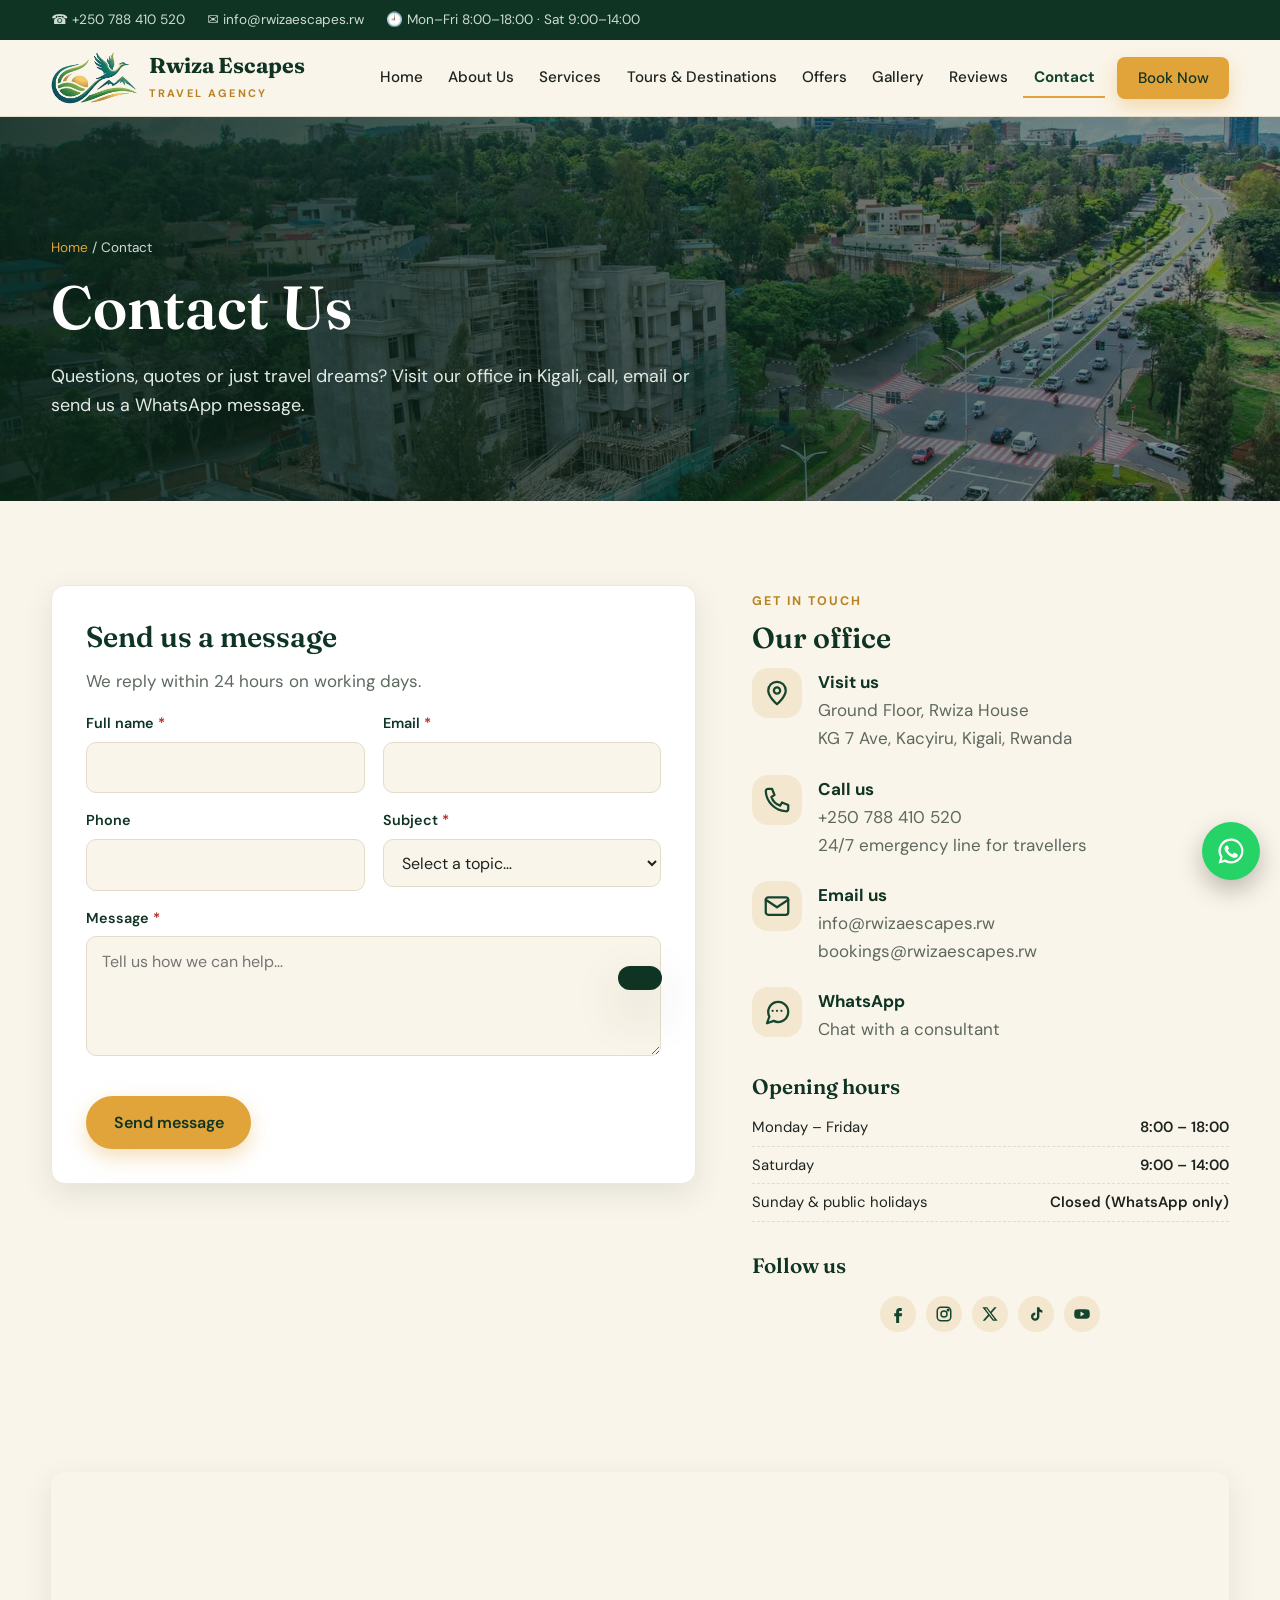
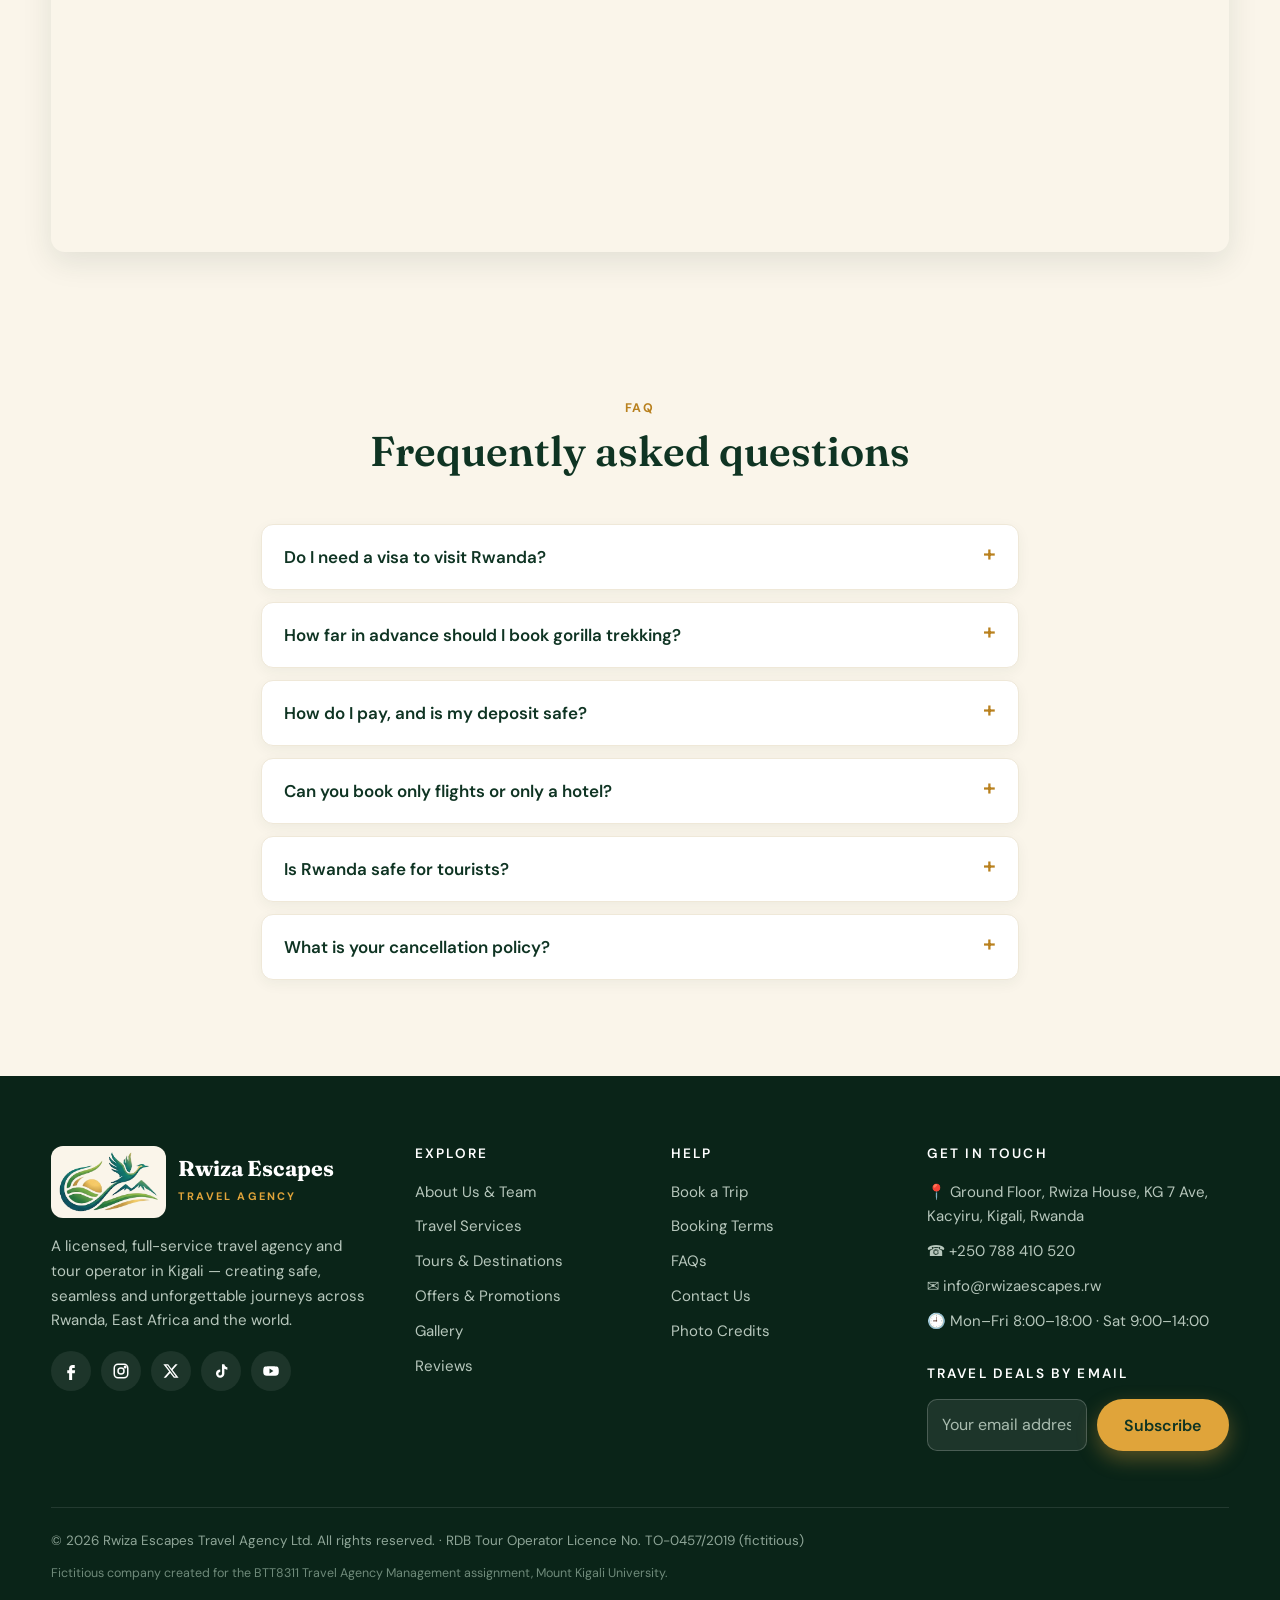
<file: contact.html>
<!DOCTYPE html>
<html lang="en">
<head>
<meta charset="utf-8">
<meta name="viewport" content="width=device-width, initial-scale=1">
<title>Contact Us | Rwiza Escapes Travel Agency</title>
<meta name="description" content="Contact Rwiza Escapes Travel Agency in Kacyiru, Kigali, by phone, email, WhatsApp or our online enquiry form.">
<meta name="theme-color" content="#14452f">
<meta property="og:title" content="Contact Us | Rwiza Escapes Travel Agency">
<meta property="og:description" content="Contact Rwiza Escapes Travel Agency in Kacyiru, Kigali, by phone, email, WhatsApp or our online enquiry form.">
<meta property="og:image" content="logo-full.png">
<link rel="icon" href="favicon.png" type="image/png">
<link rel="apple-touch-icon" href="favicon.png">
<link rel="preconnect" href="https://fonts.googleapis.com">
<link rel="preconnect" href="https://fonts.gstatic.com" crossorigin>
<link href="https://fonts.googleapis.com/css2?family=DM+Sans:opsz,wght@9..40,400;9..40,500;9..40,600;9..40,700&family=Fraunces:ital,opsz,wght@0,9..144,500;0,9..144,600;0,9..144,700;1,9..144,500&display=swap" rel="stylesheet">
<link rel="stylesheet" href="style.css?v=6823791c">
</head>
<body>
<a class="skip" href="#main">Skip to content</a>
<div class="topbar">
  <div class="container">
    <div class="topbar__info">
      <a href="tel:+250788410520">☎ +250 788 410 520</a>
      <a href="mailto:info@rwizaescapes.rw">✉ info@rwizaescapes.rw</a>
      <span class="hide-sm">🕘 Mon–Fri 8:00–18:00 · Sat 9:00–14:00</span>
    </div>
    <div class="topbar__social"><a href="https://facebook.com/" target="_blank" rel="noopener" aria-label="Facebook"><svg viewBox="0 0 24 24" fill="currentColor" aria-hidden="true"><path d="M14 8h3V4h-3c-2.8 0-4.5 1.8-4.5 4.6V11H7v4h2.5v9h4v-9H17l.5-4h-4V8.8c0-.5.3-.8.5-.8Z"/></svg></a><a href="https://instagram.com/rwizaescapes" target="_blank" rel="noopener" aria-label="Instagram"><svg viewBox="0 0 24 24" fill="none" stroke="currentColor" stroke-width="2" aria-hidden="true"><rect x="3" y="3" width="18" height="18" rx="5"/><circle cx="12" cy="12" r="4"/><circle cx="17.5" cy="6.5" r="1" fill="currentColor"/></svg></a><a href="https://x.com/" target="_blank" rel="noopener" aria-label="X (Twitter)"><svg viewBox="0 0 24 24" fill="currentColor" aria-hidden="true"><path d="M17.8 3h3.1l-6.8 7.8 8 10.2h-6.3l-4.9-6.4L5.3 21H2.2l7.3-8.3L1.8 3h6.4l4.4 5.9L17.8 3Zm-1.1 16.2h1.7L7.4 4.7H5.6l11.1 14.5Z"/></svg></a><a href="https://tiktok.com/" target="_blank" rel="noopener" aria-label="TikTok"><svg viewBox="0 0 24 24" fill="currentColor" aria-hidden="true"><path d="M16.5 3c.4 2.3 1.8 3.8 4 4v3.2c-1.5.1-2.9-.4-4-1.1v6.4A5.6 5.6 0 1 1 11 9.9v3.3a2.4 2.4 0 1 0 2.3 2.4V3h3.2Z"/></svg></a><a href="https://youtube.com/" target="_blank" rel="noopener" aria-label="YouTube"><svg viewBox="0 0 24 24" fill="currentColor" aria-hidden="true"><path d="M22 8.2a3 3 0 0 0-2.1-2.1C18 5.6 12 5.6 12 5.6s-6 0-7.9.5A3 3 0 0 0 2 8.2 31 31 0 0 0 1.6 12 31 31 0 0 0 2 15.8a3 3 0 0 0 2.1 2.1c1.9.5 7.9.5 7.9.5s6 0 7.9-.5a3 3 0 0 0 2.1-2.1c.3-1.3.4-2.5.4-3.8s-.1-2.5-.4-3.8ZM10 15.2V8.8l5.2 3.2-5.2 3.2Z"/></svg></a></div>
  </div>
</div>
<header class="header">
  <div class="container">
    <a class="brand" href="index.html" aria-label="Rwiza Escapes home">
      <img src="logo-emblem.png" alt="" width="84" height="51">
      <span><span class="brand__name">Rwiza Escapes</span><span class="brand__tag">Travel Agency</span></span>
    </a>
    <button class="nav-toggle" aria-controls="site-nav" aria-expanded="false" aria-label="Open menu">
      <svg viewBox="0 0 24 24" fill="none" stroke="currentColor" stroke-width="2" stroke-linecap="round"><path d="M4 7h16M4 12h16M4 17h16"/></svg>
    </button>
    <nav class="nav" id="site-nav" aria-label="Main">
      <ul><li><a href="index.html">Home</a></li><li><a href="about.html">About Us</a></li><li><a href="services.html">Services</a></li><li><a href="packages.html">Tours & Destinations</a></li><li><a href="offers.html">Offers</a></li><li><a href="gallery.html">Gallery</a></li><li><a href="reviews.html">Reviews</a></li><li><a href="contact.html" aria-current="page">Contact</a></li><li><a class="btn btn--gold" href="booking.html">Book Now</a></li></ul>
    </nav>
  </div>
</header>
<main id="main">
<section class="page-hero">
  <div class="hero__bg" style="background-image:url('kigali.jpg')"></div>
  <div class="container">
    <div class="breadcrumb"><a href="index.html">Home</a> / Contact</div>
    <h1>Contact Us</h1>
    <p>Questions, quotes or just travel dreams? Visit our office in Kigali, call, email or send us a WhatsApp message.</p>
  </div>
</section>

<section class="section">
  <div class="container split split--wide" style="align-items:start">
    <form class="form-card reveal" name="contact" data-validate method="POST" action="https://api.web3forms.com/submit" data-ajax="contact">
      <input type="hidden" name="access_key" value="PASTE-YOUR-WEB3FORMS-ACCESS-KEY-HERE">
      <input type="hidden" name="subject" value="New contact message - Rwiza Escapes website">
      <input type="hidden" name="from_name" value="Rwiza Escapes website">
      <input type="hidden" name="form_type" value="contact">
      <input type="checkbox" name="botcheck" class="hidden-field" tabindex="-1" autocomplete="off" aria-hidden="true">
      <h2 style="font-size:1.8rem">Send us a message</h2>
      <p class="muted">We reply within 24 hours on working days.</p>
      <div class="fields">
        <div><label for="c-name">Full name <span class="req">*</span></label><input id="c-name" name="name" autocomplete="name" required><div class="error-msg">Please enter your name.</div></div>
        <div><label for="c-email">Email <span class="req">*</span></label><input id="c-email" type="email" name="email" autocomplete="email" required><div class="error-msg">Please enter a valid email.</div></div>
        <div><label for="c-phone">Phone</label><input id="c-phone" type="tel" name="phone" autocomplete="tel"></div>
        <div>
          <label for="c-subject">Subject <span class="req">*</span></label>
          <select id="c-subject" name="subject" required>
            <option value="">Select a topic…</option><option>Tour package enquiry</option><option>Flight booking</option><option>Hotel reservation</option><option>Car rental / transfer</option><option>Group or corporate travel</option><option>Existing booking</option><option>Feedback or complaint</option><option>Other</option>
          </select>
          <div class="error-msg">Please choose a subject.</div>
        </div>
        <div class="full"><label for="c-msg">Message <span class="req">*</span></label><textarea id="c-msg" name="message" required minlength="10" placeholder="Tell us how we can help…"></textarea><div class="error-msg">Please write your message.</div></div>
      </div>
      <button class="btn btn--gold mt-2" type="submit">Send message</button>
    </form>

    <div class="reveal">
      <span class="eyebrow">Get in touch</span>
      <h2 style="font-size:1.8rem">Our office</h2>
      <div class="contact-item"><div class="service__icon"><svg viewBox="0 0 24 24" fill="none" stroke="currentColor" stroke-width="1.8" stroke-linecap="round" stroke-linejoin="round" aria-hidden="true"><path d="M12 21s-7-6-7-11a7 7 0 0 1 14 0c0 5-7 11-7 11Z"/><circle cx="12" cy="10" r="2.5"/></svg></div><div><strong>Visit us</strong><span>Ground Floor, Rwiza House<br>KG 7 Ave, Kacyiru, Kigali, Rwanda</span></div></div>
      <div class="contact-item"><div class="service__icon"><svg viewBox="0 0 24 24" fill="none" stroke="currentColor" stroke-width="1.8" stroke-linecap="round" stroke-linejoin="round" aria-hidden="true"><path d="M5 3h3l2 5-2.5 1.5a11 11 0 0 0 7 7L16 14l5 2v3a2 2 0 0 1-2 2A17 17 0 0 1 3 5a2 2 0 0 1 2-2Z"/></svg></div><div><strong>Call us</strong><a href="tel:+250788410520">+250 788 410 520</a><br><span>24/7 emergency line for travellers</span></div></div>
      <div class="contact-item"><div class="service__icon"><svg viewBox="0 0 24 24" fill="none" stroke="currentColor" stroke-width="1.8" stroke-linecap="round" stroke-linejoin="round" aria-hidden="true"><rect x="3" y="5" width="18" height="14" rx="2"/><path d="m3 7 9 6 9-6"/></svg></div><div><strong>Email us</strong><a href="mailto:info@rwizaescapes.rw">info@rwizaescapes.rw</a><br><a href="mailto:bookings@rwizaescapes.rw">bookings@rwizaescapes.rw</a></div></div>
      <div class="contact-item"><div class="service__icon"><svg viewBox="0 0 24 24" fill="none" stroke="currentColor" stroke-width="1.8" stroke-linecap="round" stroke-linejoin="round" aria-hidden="true"><path d="M21 12a8 8 0 0 1-11.6 7.1L4 21l1.9-5.4A8 8 0 1 1 21 12Z"/><path d="M8.5 11h.01M12 11h.01M15.5 11h.01"/></svg></div><div><strong>WhatsApp</strong><a href="https://wa.me/250798538430" target="_blank" rel="noopener">Chat with a consultant</a></div></div>
      <h3 class="mt-2">Opening hours</h3>
      <table class="hours">
        <tr><td>Monday – Friday</td><td>8:00 – 18:00</td></tr>
        <tr><td>Saturday</td><td>9:00 – 14:00</td></tr>
        <tr><td>Sunday &amp; public holidays</td><td>Closed (WhatsApp only)</td></tr>
      </table>
      <h3 class="mt-2">Follow us</h3>
      <div class="social member__social"><a href="https://facebook.com/" target="_blank" rel="noopener" aria-label="Facebook"><svg viewBox="0 0 24 24" fill="currentColor" aria-hidden="true"><path d="M14 8h3V4h-3c-2.8 0-4.5 1.8-4.5 4.6V11H7v4h2.5v9h4v-9H17l.5-4h-4V8.8c0-.5.3-.8.5-.8Z"/></svg></a><a href="https://instagram.com/rwizaescapes" target="_blank" rel="noopener" aria-label="Instagram"><svg viewBox="0 0 24 24" fill="none" stroke="currentColor" stroke-width="2" aria-hidden="true"><rect x="3" y="3" width="18" height="18" rx="5"/><circle cx="12" cy="12" r="4"/><circle cx="17.5" cy="6.5" r="1" fill="currentColor"/></svg></a><a href="https://x.com/" target="_blank" rel="noopener" aria-label="X (Twitter)"><svg viewBox="0 0 24 24" fill="currentColor" aria-hidden="true"><path d="M17.8 3h3.1l-6.8 7.8 8 10.2h-6.3l-4.9-6.4L5.3 21H2.2l7.3-8.3L1.8 3h6.4l4.4 5.9L17.8 3Zm-1.1 16.2h1.7L7.4 4.7H5.6l11.1 14.5Z"/></svg></a><a href="https://tiktok.com/" target="_blank" rel="noopener" aria-label="TikTok"><svg viewBox="0 0 24 24" fill="currentColor" aria-hidden="true"><path d="M16.5 3c.4 2.3 1.8 3.8 4 4v3.2c-1.5.1-2.9-.4-4-1.1v6.4A5.6 5.6 0 1 1 11 9.9v3.3a2.4 2.4 0 1 0 2.3 2.4V3h3.2Z"/></svg></a><a href="https://youtube.com/" target="_blank" rel="noopener" aria-label="YouTube"><svg viewBox="0 0 24 24" fill="currentColor" aria-hidden="true"><path d="M22 8.2a3 3 0 0 0-2.1-2.1C18 5.6 12 5.6 12 5.6s-6 0-7.9.5A3 3 0 0 0 2 8.2 31 31 0 0 0 1.6 12 31 31 0 0 0 2 15.8a3 3 0 0 0 2.1 2.1c1.9.5 7.9.5 7.9.5s6 0 7.9-.5a3 3 0 0 0 2.1-2.1c.3-1.3.4-2.5.4-3.8s-.1-2.5-.4-3.8ZM10 15.2V8.8l5.2 3.2-5.2 3.2Z"/></svg></a></div>
    </div>
  </div>
</section>

<section class="section--tight">
  <div class="container">
    <iframe class="map reveal" title="Map showing Rwiza Escapes office in Kacyiru, Kigali" src="https://www.google.com/maps?q=Kacyiru,+Kigali,+Rwanda&amp;z=14&amp;output=embed" loading="lazy" referrerpolicy="no-referrer-when-downgrade" allowfullscreen></iframe>
  </div>
</section>

<section class="section" id="faq">
  <div class="container" style="max-width:860px">
    <div class="section-head reveal">
      <span class="eyebrow">FAQ</span>
      <h2>Frequently asked questions</h2>
    </div>
    <details class="faq"><summary>Do I need a visa to visit Rwanda?</summary><p>Most nationalities can get a visa on arrival at Kigali International Airport or apply online through Irembo. Citizens of the African Union, the Commonwealth and La Francophonie get visa-free entry or a free visa on arrival. We send a visa support letter with every booking.</p></details>
    <details class="faq"><summary>How far in advance should I book gorilla trekking?</summary><p>We recommend 4–6 months ahead, especially for June–September and December. Only 96 permits are available per day in Volcanoes National Park. Book 90+ days ahead and save 15% with code EARLY15.</p></details>
    <details class="faq"><summary>How do I pay, and is my deposit safe?</summary><p>We accept MTN MoMo, Airtel Money, Visa/Mastercard and bank transfer. A 30% deposit confirms your booking and you receive an official receipt and booking vouchers. We are an RDB-licensed operator and keep client funds in a dedicated account.</p></details>
    <details class="faq"><summary>Can you book only flights or only a hotel?</summary><p>Yes. You don't need a full package. We book flights, hotels, transfers or car rental on their own, at the same competitive rates.</p></details>
    <details class="faq"><summary>Is Rwanda safe for tourists?</summary><p>Rwanda is one of the safest countries in Africa, known for its clean streets, low crime and friendly people. Our guides and 24/7 support line are always available during your trip.</p></details>
    <details class="faq"><summary>What is your cancellation policy?</summary><p>Cancellations 60+ days before departure lose only the deposit. Fees then increase closer to the travel date. See the full <a href="booking.html#policies">booking terms</a>. We recommend travel insurance.</p></details>
  </div>
</section>

</main>
<footer class="footer">
  <div class="container">
    <div class="footer__grid">
      <div>
        <a class="brand" href="index.html"><img src="logo-emblem.png" alt="" width="84" height="51"><span><span class="brand__name">Rwiza Escapes</span><span class="brand__tag">Travel Agency</span></span></a>
        <p>A licensed, full-service travel agency and tour operator in Kigali — creating safe, seamless and unforgettable journeys across Rwanda, East Africa and the world.</p>
        <div class="social"><a href="https://facebook.com/" target="_blank" rel="noopener" aria-label="Facebook"><svg viewBox="0 0 24 24" fill="currentColor" aria-hidden="true"><path d="M14 8h3V4h-3c-2.8 0-4.5 1.8-4.5 4.6V11H7v4h2.5v9h4v-9H17l.5-4h-4V8.8c0-.5.3-.8.5-.8Z"/></svg></a><a href="https://instagram.com/rwizaescapes" target="_blank" rel="noopener" aria-label="Instagram"><svg viewBox="0 0 24 24" fill="none" stroke="currentColor" stroke-width="2" aria-hidden="true"><rect x="3" y="3" width="18" height="18" rx="5"/><circle cx="12" cy="12" r="4"/><circle cx="17.5" cy="6.5" r="1" fill="currentColor"/></svg></a><a href="https://x.com/" target="_blank" rel="noopener" aria-label="X (Twitter)"><svg viewBox="0 0 24 24" fill="currentColor" aria-hidden="true"><path d="M17.8 3h3.1l-6.8 7.8 8 10.2h-6.3l-4.9-6.4L5.3 21H2.2l7.3-8.3L1.8 3h6.4l4.4 5.9L17.8 3Zm-1.1 16.2h1.7L7.4 4.7H5.6l11.1 14.5Z"/></svg></a><a href="https://tiktok.com/" target="_blank" rel="noopener" aria-label="TikTok"><svg viewBox="0 0 24 24" fill="currentColor" aria-hidden="true"><path d="M16.5 3c.4 2.3 1.8 3.8 4 4v3.2c-1.5.1-2.9-.4-4-1.1v6.4A5.6 5.6 0 1 1 11 9.9v3.3a2.4 2.4 0 1 0 2.3 2.4V3h3.2Z"/></svg></a><a href="https://youtube.com/" target="_blank" rel="noopener" aria-label="YouTube"><svg viewBox="0 0 24 24" fill="currentColor" aria-hidden="true"><path d="M22 8.2a3 3 0 0 0-2.1-2.1C18 5.6 12 5.6 12 5.6s-6 0-7.9.5A3 3 0 0 0 2 8.2 31 31 0 0 0 1.6 12 31 31 0 0 0 2 15.8a3 3 0 0 0 2.1 2.1c1.9.5 7.9.5 7.9.5s6 0 7.9-.5a3 3 0 0 0 2.1-2.1c.3-1.3.4-2.5.4-3.8s-.1-2.5-.4-3.8ZM10 15.2V8.8l5.2 3.2-5.2 3.2Z"/></svg></a></div>
      </div>
      <div>
        <h4>Explore</h4>
        <ul>
          <li><a href="about.html">About Us &amp; Team</a></li>
          <li><a href="services.html">Travel Services</a></li>
          <li><a href="packages.html">Tours &amp; Destinations</a></li>
          <li><a href="offers.html">Offers &amp; Promotions</a></li>
          <li><a href="gallery.html">Gallery</a></li>
          <li><a href="reviews.html">Reviews</a></li>
        </ul>
      </div>
      <div>
        <h4>Help</h4>
        <ul>
          <li><a href="booking.html">Book a Trip</a></li>
          <li><a href="booking.html#policies">Booking Terms</a></li>
          <li><a href="contact.html#faq">FAQs</a></li>
          <li><a href="contact.html">Contact Us</a></li>
          <li><a href="credits.html">Photo Credits</a></li>
        </ul>
      </div>
      <div>
        <h4>Get in touch</h4>
        <ul>
          <li>📍 Ground Floor, Rwiza House, KG 7 Ave, Kacyiru, Kigali, Rwanda</li>
          <li>☎ <a href="tel:+250788410520">+250 788 410 520</a></li>
          <li>✉ <a href="mailto:info@rwizaescapes.rw">info@rwizaescapes.rw</a></li>
          <li>🕘 Mon–Fri 8:00–18:00 · Sat 9:00–14:00</li>
        </ul>
        <h4 class="mt-2">Travel deals by email</h4>
        <form class="newsletter" name="newsletter" method="POST" action="https://api.web3forms.com/submit" data-ajax="newsletter">
      <input type="hidden" name="access_key" value="PASTE-YOUR-WEB3FORMS-ACCESS-KEY-HERE">
      <input type="hidden" name="subject" value="New newsletter subscriber - Rwiza Escapes website">
      <input type="hidden" name="from_name" value="Rwiza Escapes website">
      <input type="hidden" name="form_type" value="newsletter">
      <input type="checkbox" name="botcheck" class="hidden-field" tabindex="-1" autocomplete="off" aria-hidden="true">
          <label class="visually-hidden" for="nl-email-contact.html">Email address</label>
          <input id="nl-email-contact.html" type="email" name="email" placeholder="Your email address" required>
          <button class="btn btn--gold" type="submit">Subscribe</button>
        </form>
      </div>
    </div>
    <div class="footer__bottom">
      <p>© 2026 Rwiza Escapes Travel Agency Ltd. All rights reserved. · RDB Tour Operator Licence No. TO-0457/2019 (fictitious)</p>
      <p class="disclaimer">Fictitious company created for the BTT8311 Travel Agency Management assignment, Mount Kigali University.</p>
    </div>
  </div>
</footer>
<a class="float-wa" href="https://wa.me/250798538430?text=Hello%20Rwiza%20Escapes%2C%20I%27d%20like%20to%20plan%20a%20trip" target="_blank" rel="noopener" aria-label="Chat on WhatsApp"><svg viewBox="0 0 24 24" fill="currentColor" aria-hidden="true"><path d="M12 2a10 10 0 0 0-8.6 15.1L2 22l5-1.3A10 10 0 1 0 12 2Zm0 18.2a8.2 8.2 0 0 1-4.2-1.2l-.3-.2-3 .8.8-2.9-.2-.3A8.2 8.2 0 1 1 12 20.2Zm4.5-6.1c-.2-.1-1.5-.7-1.7-.8-.2-.1-.4-.1-.6.1l-.8 1c-.1.2-.3.2-.5.1a6.7 6.7 0 0 1-3.3-2.9c-.3-.4.3-.4.7-1.4.1-.2 0-.3 0-.4l-.8-1.8c-.2-.5-.4-.4-.6-.4h-.5a1 1 0 0 0-.7.3 3 3 0 0 0-.9 2.2 5.2 5.2 0 0 0 1.1 2.7 11.8 11.8 0 0 0 4.5 4c1.7.7 2.3.8 3.2.6.5-.1 1.5-.6 1.7-1.2.2-.6.2-1.1.2-1.2-.1-.1-.3-.2-.5-.3Z"/></svg></a>
<button class="to-top" aria-label="Back to top">↑</button>
<div class="toast" role="status" aria-live="polite"></div>
<script src="data.js?v=6823791c"></script>
<script src="main.js?v=6823791c"></script>
</body>
</html>
</file>
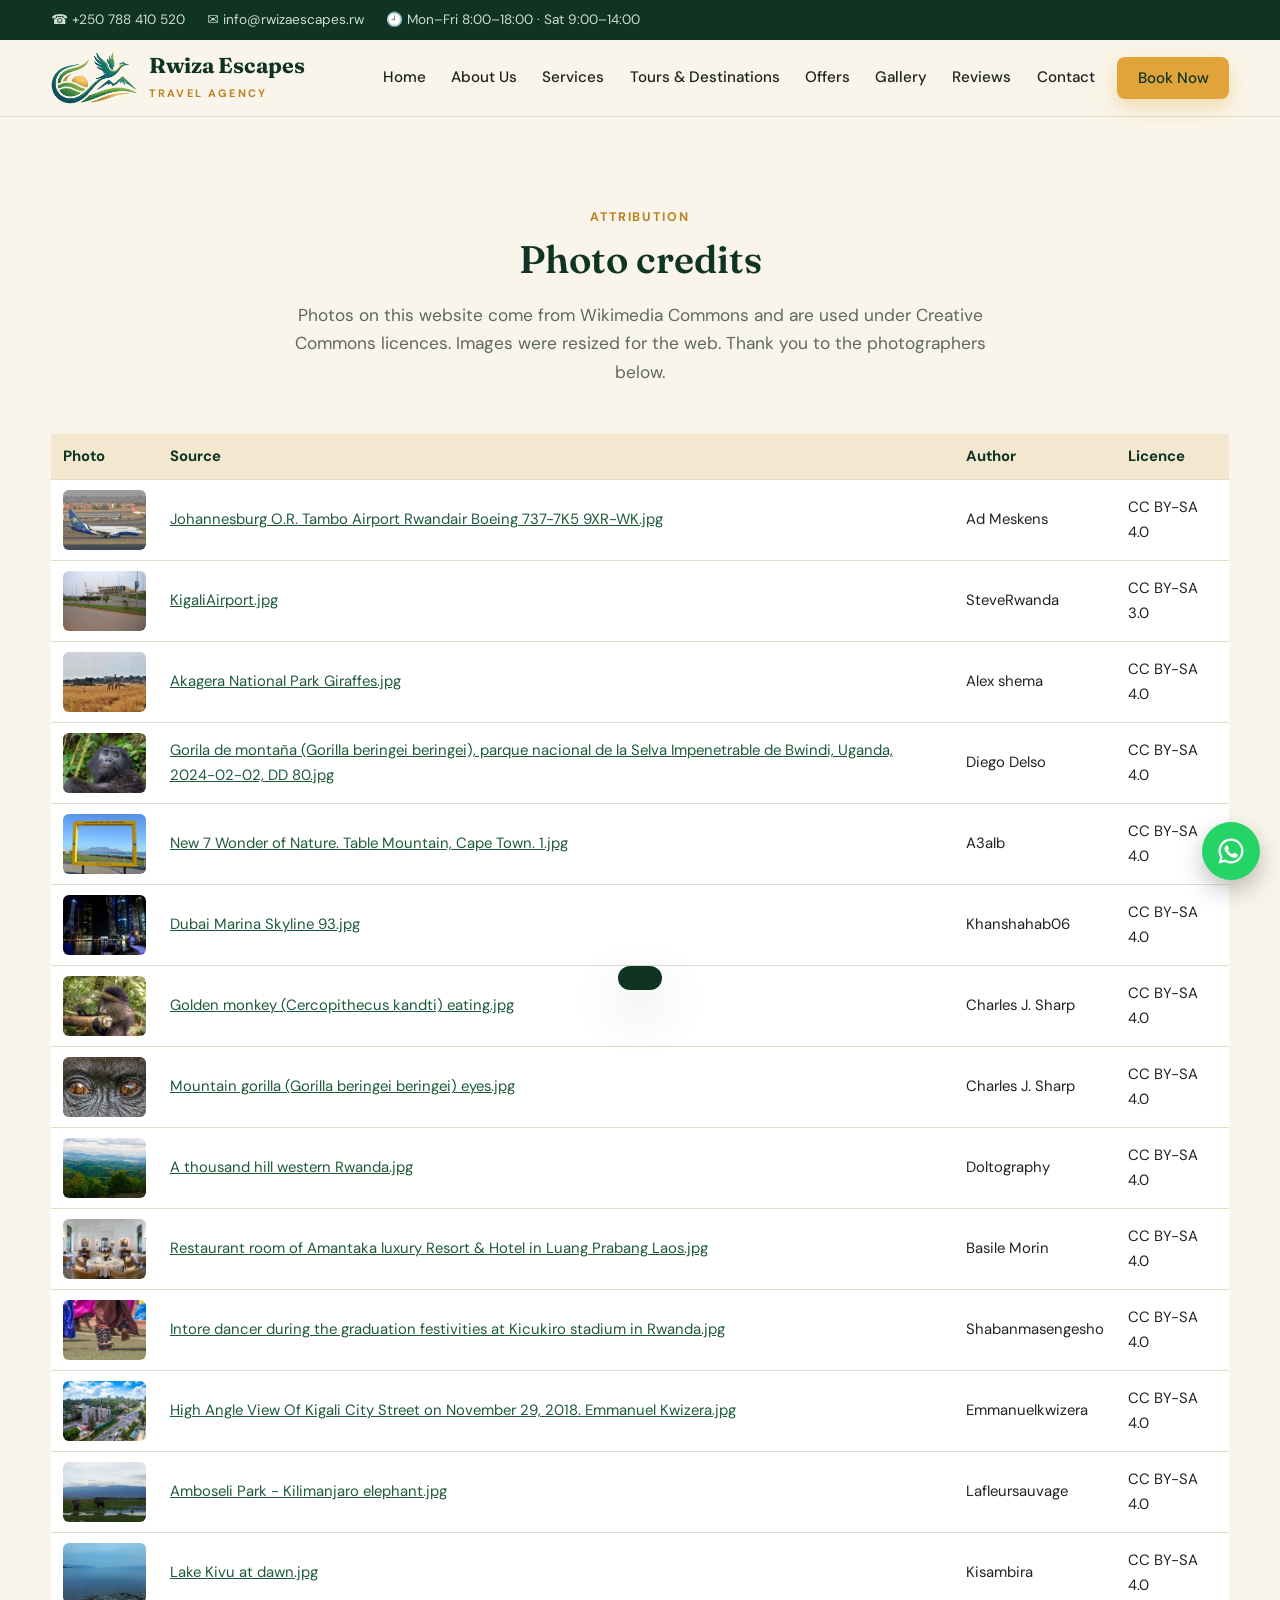
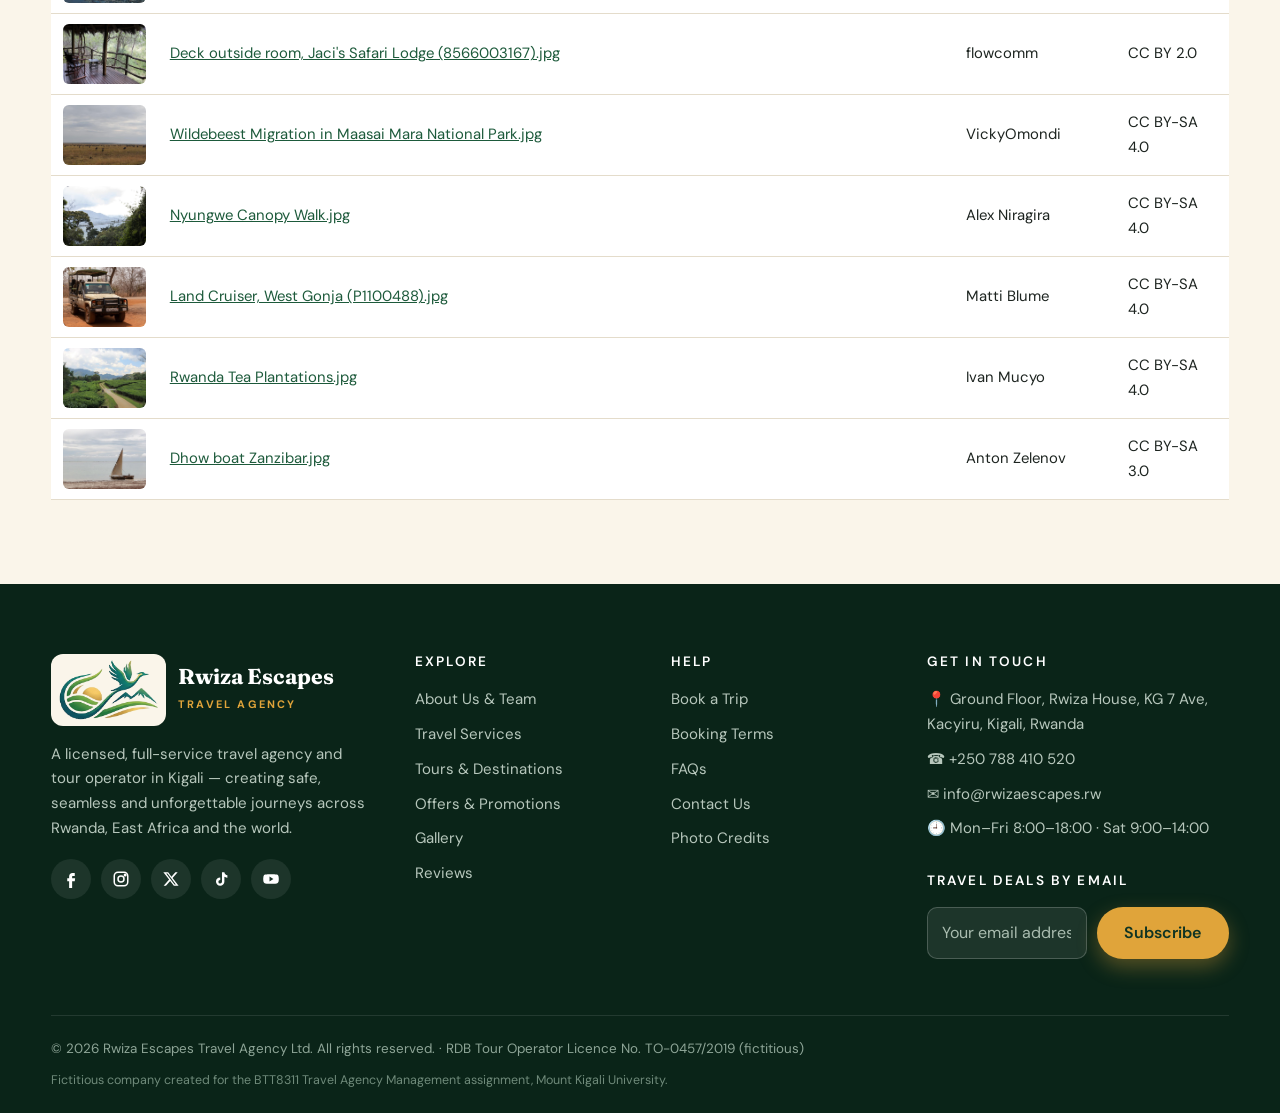
<file: credits.html>
<!DOCTYPE html>
<html lang="en">
<head>
<meta charset="utf-8">
<meta name="viewport" content="width=device-width, initial-scale=1">
<title>Photo Credits | Rwiza Escapes Travel Agency</title>
<meta name="description" content="Photo credits and licences for images used on the Rwiza Escapes website.">
<meta name="theme-color" content="#14452f">
<meta property="og:title" content="Photo Credits | Rwiza Escapes Travel Agency">
<meta property="og:description" content="Photo credits and licences for images used on the Rwiza Escapes website.">
<meta property="og:image" content="logo-full.png">
<link rel="icon" href="favicon.png" type="image/png">
<link rel="apple-touch-icon" href="favicon.png">
<link rel="preconnect" href="https://fonts.googleapis.com">
<link rel="preconnect" href="https://fonts.gstatic.com" crossorigin>
<link href="https://fonts.googleapis.com/css2?family=DM+Sans:opsz,wght@9..40,400;9..40,500;9..40,600;9..40,700&family=Fraunces:ital,opsz,wght@0,9..144,500;0,9..144,600;0,9..144,700;1,9..144,500&display=swap" rel="stylesheet">
<link rel="stylesheet" href="style.css?v=6823791c">
</head>
<body>
<a class="skip" href="#main">Skip to content</a>
<div class="topbar">
  <div class="container">
    <div class="topbar__info">
      <a href="tel:+250788410520">☎ +250 788 410 520</a>
      <a href="mailto:info@rwizaescapes.rw">✉ info@rwizaescapes.rw</a>
      <span class="hide-sm">🕘 Mon–Fri 8:00–18:00 · Sat 9:00–14:00</span>
    </div>
    <div class="topbar__social"><a href="https://facebook.com/" target="_blank" rel="noopener" aria-label="Facebook"><svg viewBox="0 0 24 24" fill="currentColor" aria-hidden="true"><path d="M14 8h3V4h-3c-2.8 0-4.5 1.8-4.5 4.6V11H7v4h2.5v9h4v-9H17l.5-4h-4V8.8c0-.5.3-.8.5-.8Z"/></svg></a><a href="https://instagram.com/rwizaescapes" target="_blank" rel="noopener" aria-label="Instagram"><svg viewBox="0 0 24 24" fill="none" stroke="currentColor" stroke-width="2" aria-hidden="true"><rect x="3" y="3" width="18" height="18" rx="5"/><circle cx="12" cy="12" r="4"/><circle cx="17.5" cy="6.5" r="1" fill="currentColor"/></svg></a><a href="https://x.com/" target="_blank" rel="noopener" aria-label="X (Twitter)"><svg viewBox="0 0 24 24" fill="currentColor" aria-hidden="true"><path d="M17.8 3h3.1l-6.8 7.8 8 10.2h-6.3l-4.9-6.4L5.3 21H2.2l7.3-8.3L1.8 3h6.4l4.4 5.9L17.8 3Zm-1.1 16.2h1.7L7.4 4.7H5.6l11.1 14.5Z"/></svg></a><a href="https://tiktok.com/" target="_blank" rel="noopener" aria-label="TikTok"><svg viewBox="0 0 24 24" fill="currentColor" aria-hidden="true"><path d="M16.5 3c.4 2.3 1.8 3.8 4 4v3.2c-1.5.1-2.9-.4-4-1.1v6.4A5.6 5.6 0 1 1 11 9.9v3.3a2.4 2.4 0 1 0 2.3 2.4V3h3.2Z"/></svg></a><a href="https://youtube.com/" target="_blank" rel="noopener" aria-label="YouTube"><svg viewBox="0 0 24 24" fill="currentColor" aria-hidden="true"><path d="M22 8.2a3 3 0 0 0-2.1-2.1C18 5.6 12 5.6 12 5.6s-6 0-7.9.5A3 3 0 0 0 2 8.2 31 31 0 0 0 1.6 12 31 31 0 0 0 2 15.8a3 3 0 0 0 2.1 2.1c1.9.5 7.9.5 7.9.5s6 0 7.9-.5a3 3 0 0 0 2.1-2.1c.3-1.3.4-2.5.4-3.8s-.1-2.5-.4-3.8ZM10 15.2V8.8l5.2 3.2-5.2 3.2Z"/></svg></a></div>
  </div>
</div>
<header class="header">
  <div class="container">
    <a class="brand" href="index.html" aria-label="Rwiza Escapes home">
      <img src="logo-emblem.png" alt="" width="84" height="51">
      <span><span class="brand__name">Rwiza Escapes</span><span class="brand__tag">Travel Agency</span></span>
    </a>
    <button class="nav-toggle" aria-controls="site-nav" aria-expanded="false" aria-label="Open menu">
      <svg viewBox="0 0 24 24" fill="none" stroke="currentColor" stroke-width="2" stroke-linecap="round"><path d="M4 7h16M4 12h16M4 17h16"/></svg>
    </button>
    <nav class="nav" id="site-nav" aria-label="Main">
      <ul><li><a href="index.html">Home</a></li><li><a href="about.html">About Us</a></li><li><a href="services.html">Services</a></li><li><a href="packages.html">Tours & Destinations</a></li><li><a href="offers.html">Offers</a></li><li><a href="gallery.html">Gallery</a></li><li><a href="reviews.html">Reviews</a></li><li><a href="contact.html">Contact</a></li><li><a class="btn btn--gold" href="booking.html">Book Now</a></li></ul>
    </nav>
  </div>
</header>
<main id="main">
<section class="section">
  <div class="container">
    <div class="section-head">
      <span class="eyebrow">Attribution</span>
      <h1 style="font-size:2.4rem">Photo credits</h1>
      <p>Photos on this website come from Wikimedia Commons and are used under Creative Commons licences. Images were resized for the web. Thank you to the photographers below.</p>
    </div>
    <div style="overflow-x:auto"><table class="simple" style="background:#fff;min-width:640px">
      <tr><th>Photo</th><th>Source</th><th>Author</th><th>Licence</th></tr>
<tr><td><img src="aircraft-sm.jpg" alt="" style="width:90px;height:60px;object-fit:cover;border-radius:6px"></td><td><a href="https://commons.wikimedia.org/wiki/File:Johannesburg_O.R._Tambo_Airport_Rwandair_Boeing_737-7K5_9XR-WK.jpg" target="_blank" rel="noopener">Johannesburg O.R. Tambo Airport Rwandair Boeing 737-7K5 9XR-WK.jpg</a></td><td>Ad Meskens</td><td>CC BY-SA 4.0</td></tr>
<tr><td><img src="airport-sm.jpg" alt="" style="width:90px;height:60px;object-fit:cover;border-radius:6px"></td><td><a href="https://commons.wikimedia.org/wiki/File:KigaliAirport.jpg" target="_blank" rel="noopener">KigaliAirport.jpg</a></td><td>SteveRwanda</td><td>CC BY-SA 3.0</td></tr>
<tr><td><img src="akagera-sm.jpg" alt="" style="width:90px;height:60px;object-fit:cover;border-radius:6px"></td><td><a href="https://commons.wikimedia.org/wiki/File:Akagera_National_Park_Giraffes.jpg" target="_blank" rel="noopener">Akagera National Park Giraffes.jpg</a></td><td>Alex shema</td><td>CC BY-SA 4.0</td></tr>
<tr><td><img src="bwindi-sm.jpg" alt="" style="width:90px;height:60px;object-fit:cover;border-radius:6px"></td><td><a href="https://commons.wikimedia.org/wiki/File:Gorila_de_monta%C3%B1a_(Gorilla_beringei_beringei),_parque_nacional_de_la_Selva_Impenetrable_de_Bwindi,_Uganda,_2024-02-02,_DD_80.jpg" target="_blank" rel="noopener">Gorila de montaña (Gorilla beringei beringei), parque nacional de la Selva Impenetrable de Bwindi, Uganda, 2024-02-02, DD 80.jpg</a></td><td>Diego Delso</td><td>CC BY-SA 4.0</td></tr>
<tr><td><img src="cape-town-sm.jpg" alt="" style="width:90px;height:60px;object-fit:cover;border-radius:6px"></td><td><a href="https://commons.wikimedia.org/wiki/File:New_7_Wonder_of_Nature._Table_Mountain,_Cape_Town._1.jpg" target="_blank" rel="noopener">New 7 Wonder of Nature. Table Mountain, Cape Town. 1.jpg</a></td><td>A3alb</td><td>CC BY-SA 4.0</td></tr>
<tr><td><img src="dubai-sm.jpg" alt="" style="width:90px;height:60px;object-fit:cover;border-radius:6px"></td><td><a href="https://commons.wikimedia.org/wiki/File:Dubai_Marina_Skyline_93.jpg" target="_blank" rel="noopener">Dubai Marina Skyline 93.jpg</a></td><td>Khanshahab06</td><td>CC BY-SA 4.0</td></tr>
<tr><td><img src="golden-monkey-sm.jpg" alt="" style="width:90px;height:60px;object-fit:cover;border-radius:6px"></td><td><a href="https://commons.wikimedia.org/wiki/File:Golden_monkey_(Cercopithecus_kandti)_eating.jpg" target="_blank" rel="noopener">Golden monkey (Cercopithecus kandti) eating.jpg</a></td><td>Charles J. Sharp</td><td>CC BY-SA 4.0</td></tr>
<tr><td><img src="gorilla-sm.jpg" alt="" style="width:90px;height:60px;object-fit:cover;border-radius:6px"></td><td><a href="https://commons.wikimedia.org/wiki/File:Mountain_gorilla_(Gorilla_beringei_beringei)_eyes.jpg" target="_blank" rel="noopener">Mountain gorilla (Gorilla beringei beringei) eyes.jpg</a></td><td>Charles J. Sharp</td><td>CC BY-SA 4.0</td></tr>
<tr><td><img src="hero-hills-sm.jpg" alt="" style="width:90px;height:60px;object-fit:cover;border-radius:6px"></td><td><a href="https://commons.wikimedia.org/wiki/File:A_thousand_hill_western_Rwanda.jpg" target="_blank" rel="noopener">A thousand hill western Rwanda.jpg</a></td><td>Doltography</td><td>CC BY-SA 4.0</td></tr>
<tr><td><img src="hotel-room-sm.jpg" alt="" style="width:90px;height:60px;object-fit:cover;border-radius:6px"></td><td><a href="https://commons.wikimedia.org/wiki/File:Restaurant_room_of_Amantaka_luxury_Resort_%26_Hotel_in_Luang_Prabang_Laos.jpg" target="_blank" rel="noopener">Restaurant room of Amantaka luxury Resort &amp; Hotel in Luang Prabang Laos.jpg</a></td><td>Basile Morin</td><td>CC BY-SA 4.0</td></tr>
<tr><td><img src="intore-sm.jpg" alt="" style="width:90px;height:60px;object-fit:cover;border-radius:6px"></td><td><a href="https://commons.wikimedia.org/wiki/File:Intore_dancer_during_the_graduation_festivities_at_Kicukiro_stadium_in_Rwanda.jpg" target="_blank" rel="noopener">Intore dancer during the graduation festivities at Kicukiro stadium in Rwanda.jpg</a></td><td>Shabanmasengesho</td><td>CC BY-SA 4.0</td></tr>
<tr><td><img src="kigali-sm.jpg" alt="" style="width:90px;height:60px;object-fit:cover;border-radius:6px"></td><td><a href="https://commons.wikimedia.org/wiki/File:High_Angle_View_Of_Kigali_City_Street_on_November_29,_2018._Emmanuel_Kwizera.jpg" target="_blank" rel="noopener">High Angle View Of Kigali City Street on November 29, 2018. Emmanuel Kwizera.jpg</a></td><td>Emmanuelkwizera</td><td>CC BY-SA 4.0</td></tr>
<tr><td><img src="kilimanjaro-sm.jpg" alt="" style="width:90px;height:60px;object-fit:cover;border-radius:6px"></td><td><a href="https://commons.wikimedia.org/wiki/File:Amboseli_Park_-_Kilimanjaro_elephant.jpg" target="_blank" rel="noopener">Amboseli Park - Kilimanjaro elephant.jpg</a></td><td>Lafleursauvage</td><td>CC BY-SA 4.0</td></tr>
<tr><td><img src="lake-kivu-sm.jpg" alt="" style="width:90px;height:60px;object-fit:cover;border-radius:6px"></td><td><a href="https://commons.wikimedia.org/wiki/File:Lake_Kivu_at_dawn.jpg" target="_blank" rel="noopener">Lake Kivu at dawn.jpg</a></td><td>Kisambira</td><td>CC BY-SA 4.0</td></tr>
<tr><td><img src="lodge-sm.jpg" alt="" style="width:90px;height:60px;object-fit:cover;border-radius:6px"></td><td><a href="https://commons.wikimedia.org/wiki/File:Deck_outside_room,_Jaci%27s_Safari_Lodge_(8566003167).jpg" target="_blank" rel="noopener">Deck outside room, Jaci&#x27;s Safari Lodge (8566003167).jpg</a></td><td>flowcomm</td><td>CC BY 2.0</td></tr>
<tr><td><img src="masai-mara-sm.jpg" alt="" style="width:90px;height:60px;object-fit:cover;border-radius:6px"></td><td><a href="https://commons.wikimedia.org/wiki/File:Wildebeest_Migration_in_Maasai_Mara_National_Park.jpg" target="_blank" rel="noopener">Wildebeest Migration in Maasai Mara National Park.jpg</a></td><td>VickyOmondi</td><td>CC BY-SA 4.0</td></tr>
<tr><td><img src="nyungwe-sm.jpg" alt="" style="width:90px;height:60px;object-fit:cover;border-radius:6px"></td><td><a href="https://commons.wikimedia.org/wiki/File:Nyungwe_Canopy_Walk.jpg" target="_blank" rel="noopener">Nyungwe Canopy Walk.jpg</a></td><td>Alex Niragira</td><td>CC BY-SA 4.0</td></tr>
<tr><td><img src="safari-car-sm.jpg" alt="" style="width:90px;height:60px;object-fit:cover;border-radius:6px"></td><td><a href="https://commons.wikimedia.org/wiki/File:Land_Cruiser,_West_Gonja_(P1100488).jpg" target="_blank" rel="noopener">Land Cruiser, West Gonja (P1100488).jpg</a></td><td>Matti Blume</td><td>CC BY-SA 4.0</td></tr>
<tr><td><img src="tea-sm.jpg" alt="" style="width:90px;height:60px;object-fit:cover;border-radius:6px"></td><td><a href="https://commons.wikimedia.org/wiki/File:Rwanda_Tea_Plantations.jpg" target="_blank" rel="noopener">Rwanda Tea Plantations.jpg</a></td><td>Ivan Mucyo</td><td>CC BY-SA 4.0</td></tr>
<tr><td><img src="zanzibar-sm.jpg" alt="" style="width:90px;height:60px;object-fit:cover;border-radius:6px"></td><td><a href="https://commons.wikimedia.org/wiki/File:Dhow_boat_Zanzibar.jpg" target="_blank" rel="noopener">Dhow boat Zanzibar.jpg</a></td><td>Anton Zelenov</td><td>CC BY-SA 3.0</td></tr>
    </table></div>
  </div>
</section>

</main>
<footer class="footer">
  <div class="container">
    <div class="footer__grid">
      <div>
        <a class="brand" href="index.html"><img src="logo-emblem.png" alt="" width="84" height="51"><span><span class="brand__name">Rwiza Escapes</span><span class="brand__tag">Travel Agency</span></span></a>
        <p>A licensed, full-service travel agency and tour operator in Kigali — creating safe, seamless and unforgettable journeys across Rwanda, East Africa and the world.</p>
        <div class="social"><a href="https://facebook.com/" target="_blank" rel="noopener" aria-label="Facebook"><svg viewBox="0 0 24 24" fill="currentColor" aria-hidden="true"><path d="M14 8h3V4h-3c-2.8 0-4.5 1.8-4.5 4.6V11H7v4h2.5v9h4v-9H17l.5-4h-4V8.8c0-.5.3-.8.5-.8Z"/></svg></a><a href="https://instagram.com/rwizaescapes" target="_blank" rel="noopener" aria-label="Instagram"><svg viewBox="0 0 24 24" fill="none" stroke="currentColor" stroke-width="2" aria-hidden="true"><rect x="3" y="3" width="18" height="18" rx="5"/><circle cx="12" cy="12" r="4"/><circle cx="17.5" cy="6.5" r="1" fill="currentColor"/></svg></a><a href="https://x.com/" target="_blank" rel="noopener" aria-label="X (Twitter)"><svg viewBox="0 0 24 24" fill="currentColor" aria-hidden="true"><path d="M17.8 3h3.1l-6.8 7.8 8 10.2h-6.3l-4.9-6.4L5.3 21H2.2l7.3-8.3L1.8 3h6.4l4.4 5.9L17.8 3Zm-1.1 16.2h1.7L7.4 4.7H5.6l11.1 14.5Z"/></svg></a><a href="https://tiktok.com/" target="_blank" rel="noopener" aria-label="TikTok"><svg viewBox="0 0 24 24" fill="currentColor" aria-hidden="true"><path d="M16.5 3c.4 2.3 1.8 3.8 4 4v3.2c-1.5.1-2.9-.4-4-1.1v6.4A5.6 5.6 0 1 1 11 9.9v3.3a2.4 2.4 0 1 0 2.3 2.4V3h3.2Z"/></svg></a><a href="https://youtube.com/" target="_blank" rel="noopener" aria-label="YouTube"><svg viewBox="0 0 24 24" fill="currentColor" aria-hidden="true"><path d="M22 8.2a3 3 0 0 0-2.1-2.1C18 5.6 12 5.6 12 5.6s-6 0-7.9.5A3 3 0 0 0 2 8.2 31 31 0 0 0 1.6 12 31 31 0 0 0 2 15.8a3 3 0 0 0 2.1 2.1c1.9.5 7.9.5 7.9.5s6 0 7.9-.5a3 3 0 0 0 2.1-2.1c.3-1.3.4-2.5.4-3.8s-.1-2.5-.4-3.8ZM10 15.2V8.8l5.2 3.2-5.2 3.2Z"/></svg></a></div>
      </div>
      <div>
        <h4>Explore</h4>
        <ul>
          <li><a href="about.html">About Us &amp; Team</a></li>
          <li><a href="services.html">Travel Services</a></li>
          <li><a href="packages.html">Tours &amp; Destinations</a></li>
          <li><a href="offers.html">Offers &amp; Promotions</a></li>
          <li><a href="gallery.html">Gallery</a></li>
          <li><a href="reviews.html">Reviews</a></li>
        </ul>
      </div>
      <div>
        <h4>Help</h4>
        <ul>
          <li><a href="booking.html">Book a Trip</a></li>
          <li><a href="booking.html#policies">Booking Terms</a></li>
          <li><a href="contact.html#faq">FAQs</a></li>
          <li><a href="contact.html">Contact Us</a></li>
          <li><a href="credits.html">Photo Credits</a></li>
        </ul>
      </div>
      <div>
        <h4>Get in touch</h4>
        <ul>
          <li>📍 Ground Floor, Rwiza House, KG 7 Ave, Kacyiru, Kigali, Rwanda</li>
          <li>☎ <a href="tel:+250788410520">+250 788 410 520</a></li>
          <li>✉ <a href="mailto:info@rwizaescapes.rw">info@rwizaescapes.rw</a></li>
          <li>🕘 Mon–Fri 8:00–18:00 · Sat 9:00–14:00</li>
        </ul>
        <h4 class="mt-2">Travel deals by email</h4>
        <form class="newsletter" name="newsletter" method="POST" action="https://api.web3forms.com/submit" data-ajax="newsletter">
      <input type="hidden" name="access_key" value="PASTE-YOUR-WEB3FORMS-ACCESS-KEY-HERE">
      <input type="hidden" name="subject" value="New newsletter subscriber - Rwiza Escapes website">
      <input type="hidden" name="from_name" value="Rwiza Escapes website">
      <input type="hidden" name="form_type" value="newsletter">
      <input type="checkbox" name="botcheck" class="hidden-field" tabindex="-1" autocomplete="off" aria-hidden="true">
          <label class="visually-hidden" for="nl-email-credits.html">Email address</label>
          <input id="nl-email-credits.html" type="email" name="email" placeholder="Your email address" required>
          <button class="btn btn--gold" type="submit">Subscribe</button>
        </form>
      </div>
    </div>
    <div class="footer__bottom">
      <p>© 2026 Rwiza Escapes Travel Agency Ltd. All rights reserved. · RDB Tour Operator Licence No. TO-0457/2019 (fictitious)</p>
      <p class="disclaimer">Fictitious company created for the BTT8311 Travel Agency Management assignment, Mount Kigali University.</p>
    </div>
  </div>
</footer>
<a class="float-wa" href="https://wa.me/250798538430?text=Hello%20Rwiza%20Escapes%2C%20I%27d%20like%20to%20plan%20a%20trip" target="_blank" rel="noopener" aria-label="Chat on WhatsApp"><svg viewBox="0 0 24 24" fill="currentColor" aria-hidden="true"><path d="M12 2a10 10 0 0 0-8.6 15.1L2 22l5-1.3A10 10 0 1 0 12 2Zm0 18.2a8.2 8.2 0 0 1-4.2-1.2l-.3-.2-3 .8.8-2.9-.2-.3A8.2 8.2 0 1 1 12 20.2Zm4.5-6.1c-.2-.1-1.5-.7-1.7-.8-.2-.1-.4-.1-.6.1l-.8 1c-.1.2-.3.2-.5.1a6.7 6.7 0 0 1-3.3-2.9c-.3-.4.3-.4.7-1.4.1-.2 0-.3 0-.4l-.8-1.8c-.2-.5-.4-.4-.6-.4h-.5a1 1 0 0 0-.7.3 3 3 0 0 0-.9 2.2 5.2 5.2 0 0 0 1.1 2.7 11.8 11.8 0 0 0 4.5 4c1.7.7 2.3.8 3.2.6.5-.1 1.5-.6 1.7-1.2.2-.6.2-1.1.2-1.2-.1-.1-.3-.2-.5-.3Z"/></svg></a>
<button class="to-top" aria-label="Back to top">↑</button>
<div class="toast" role="status" aria-live="polite"></div>
<script src="data.js?v=6823791c"></script>
<script src="main.js?v=6823791c"></script>
</body>
</html>
</file>
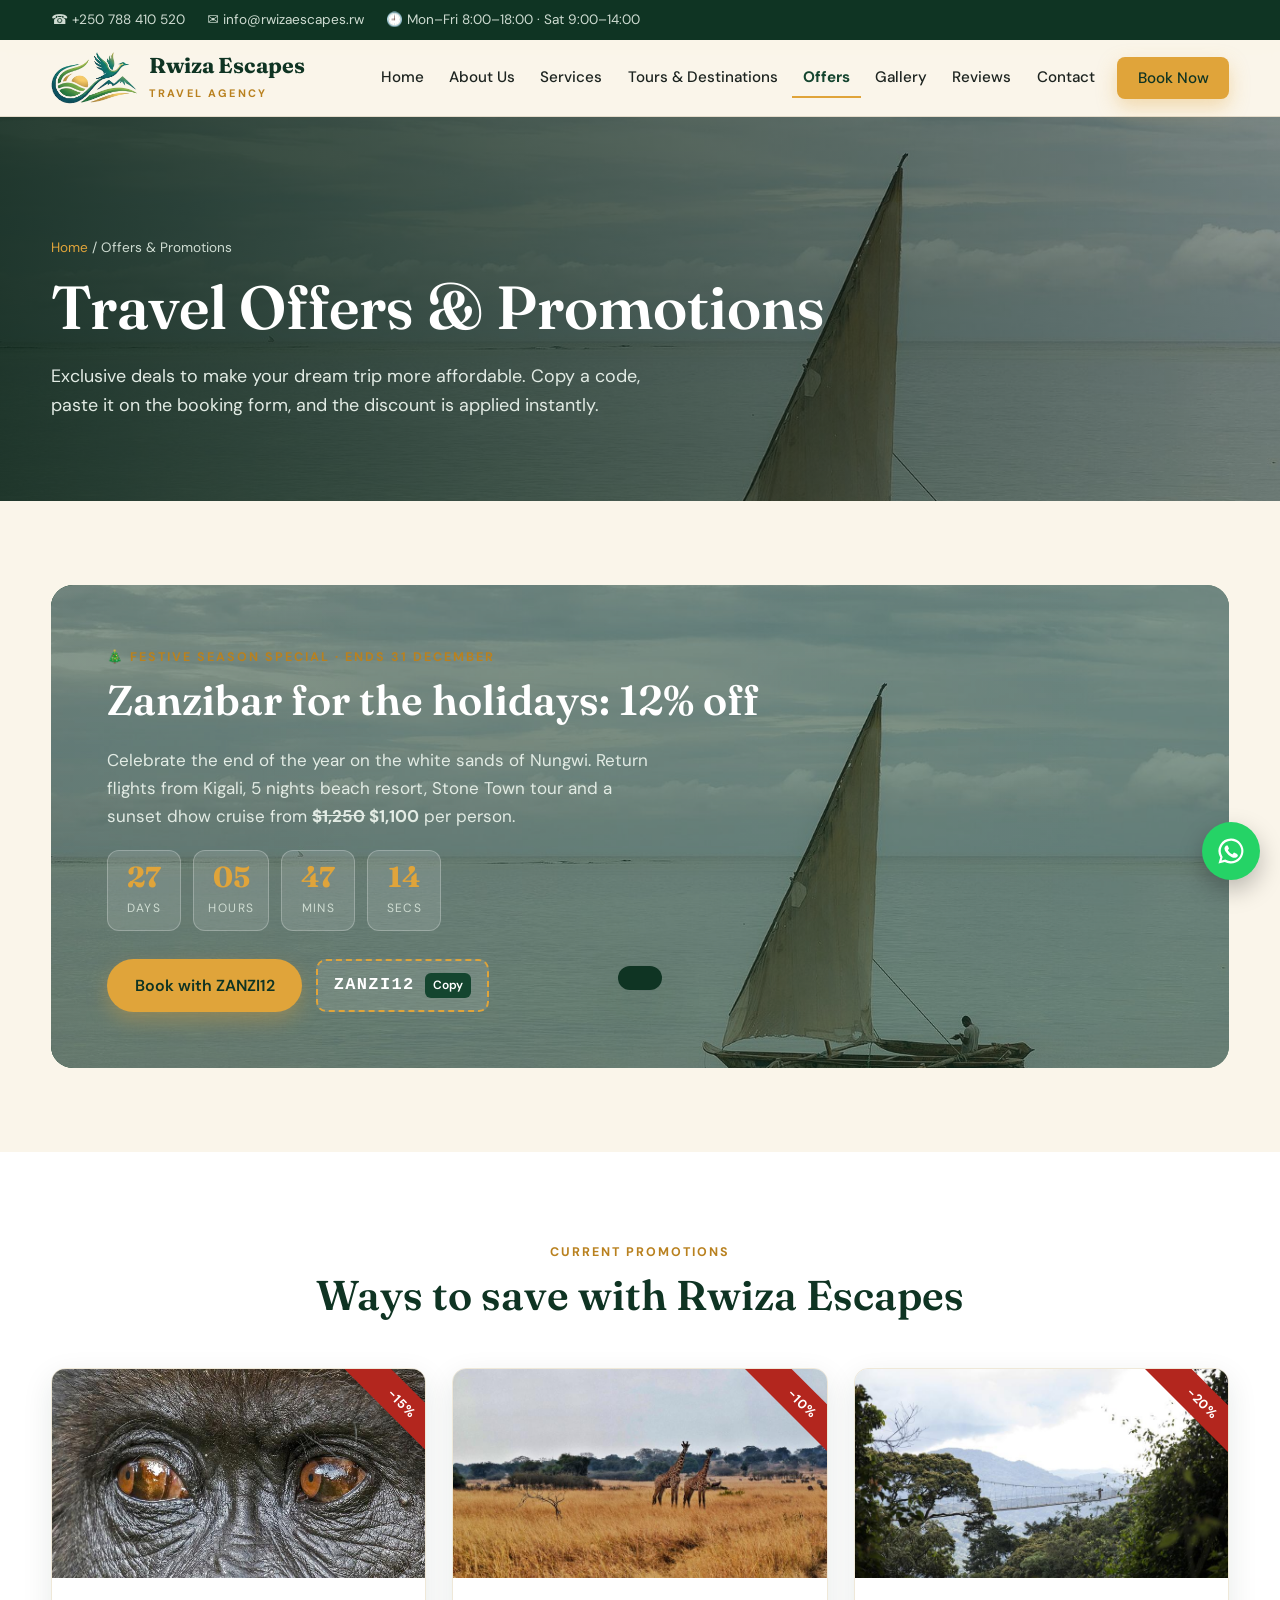
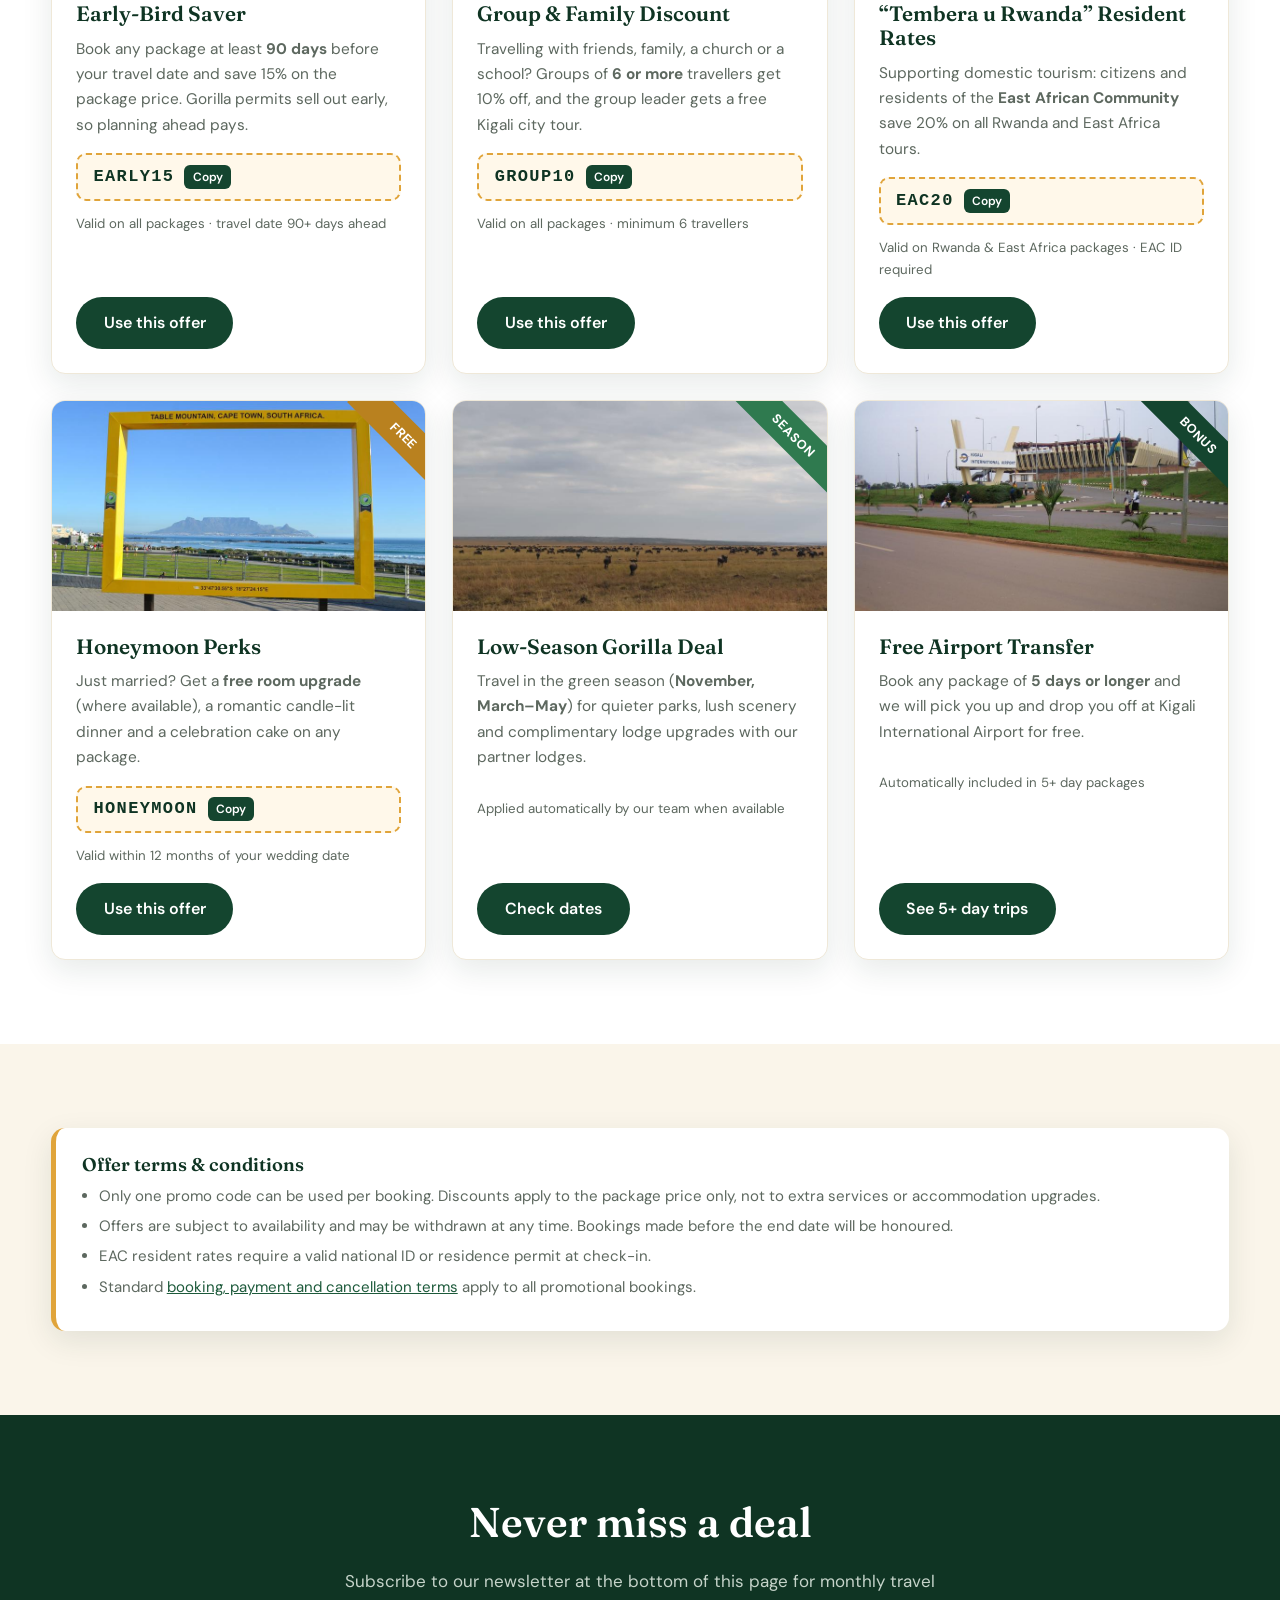
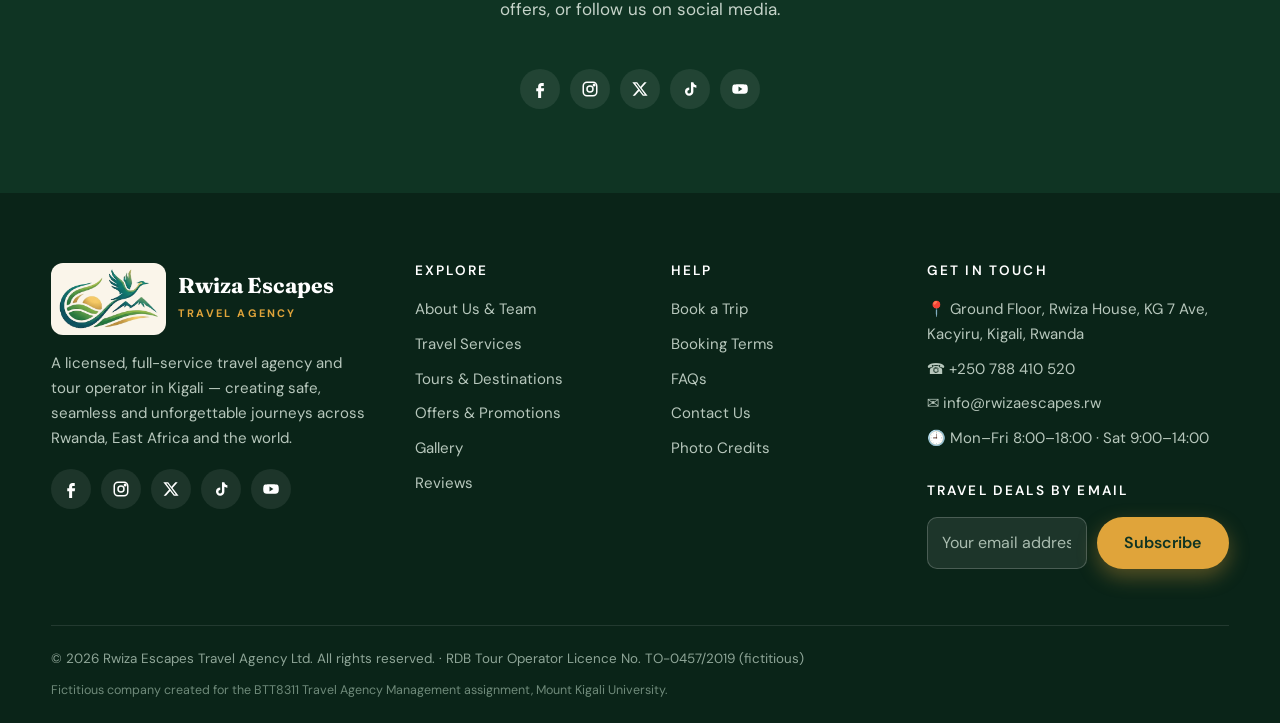
<file: offers.html>
<!DOCTYPE html>
<html lang="en">
<head>
<meta charset="utf-8">
<meta name="viewport" content="width=device-width, initial-scale=1">
<title>Travel Offers & Promotions | Rwiza Escapes Travel Agency</title>
<meta name="description" content="Save on your next trip with Rwiza Escapes promo codes: early-bird, group, EAC resident, festive Zanzibar and honeymoon offers.">
<meta name="theme-color" content="#14452f">
<meta property="og:title" content="Travel Offers & Promotions | Rwiza Escapes Travel Agency">
<meta property="og:description" content="Save on your next trip with Rwiza Escapes promo codes: early-bird, group, EAC resident, festive Zanzibar and honeymoon offers.">
<meta property="og:image" content="logo-full.png">
<link rel="icon" href="favicon.png" type="image/png">
<link rel="apple-touch-icon" href="favicon.png">
<link rel="preconnect" href="https://fonts.googleapis.com">
<link rel="preconnect" href="https://fonts.gstatic.com" crossorigin>
<link href="https://fonts.googleapis.com/css2?family=DM+Sans:opsz,wght@9..40,400;9..40,500;9..40,600;9..40,700&family=Fraunces:ital,opsz,wght@0,9..144,500;0,9..144,600;0,9..144,700;1,9..144,500&display=swap" rel="stylesheet">
<link rel="stylesheet" href="style.css?v=6823791c">
</head>
<body>
<a class="skip" href="#main">Skip to content</a>
<div class="topbar">
  <div class="container">
    <div class="topbar__info">
      <a href="tel:+250788410520">☎ +250 788 410 520</a>
      <a href="mailto:info@rwizaescapes.rw">✉ info@rwizaescapes.rw</a>
      <span class="hide-sm">🕘 Mon–Fri 8:00–18:00 · Sat 9:00–14:00</span>
    </div>
    <div class="topbar__social"><a href="https://facebook.com/" target="_blank" rel="noopener" aria-label="Facebook"><svg viewBox="0 0 24 24" fill="currentColor" aria-hidden="true"><path d="M14 8h3V4h-3c-2.8 0-4.5 1.8-4.5 4.6V11H7v4h2.5v9h4v-9H17l.5-4h-4V8.8c0-.5.3-.8.5-.8Z"/></svg></a><a href="https://instagram.com/rwizaescapes" target="_blank" rel="noopener" aria-label="Instagram"><svg viewBox="0 0 24 24" fill="none" stroke="currentColor" stroke-width="2" aria-hidden="true"><rect x="3" y="3" width="18" height="18" rx="5"/><circle cx="12" cy="12" r="4"/><circle cx="17.5" cy="6.5" r="1" fill="currentColor"/></svg></a><a href="https://x.com/" target="_blank" rel="noopener" aria-label="X (Twitter)"><svg viewBox="0 0 24 24" fill="currentColor" aria-hidden="true"><path d="M17.8 3h3.1l-6.8 7.8 8 10.2h-6.3l-4.9-6.4L5.3 21H2.2l7.3-8.3L1.8 3h6.4l4.4 5.9L17.8 3Zm-1.1 16.2h1.7L7.4 4.7H5.6l11.1 14.5Z"/></svg></a><a href="https://tiktok.com/" target="_blank" rel="noopener" aria-label="TikTok"><svg viewBox="0 0 24 24" fill="currentColor" aria-hidden="true"><path d="M16.5 3c.4 2.3 1.8 3.8 4 4v3.2c-1.5.1-2.9-.4-4-1.1v6.4A5.6 5.6 0 1 1 11 9.9v3.3a2.4 2.4 0 1 0 2.3 2.4V3h3.2Z"/></svg></a><a href="https://youtube.com/" target="_blank" rel="noopener" aria-label="YouTube"><svg viewBox="0 0 24 24" fill="currentColor" aria-hidden="true"><path d="M22 8.2a3 3 0 0 0-2.1-2.1C18 5.6 12 5.6 12 5.6s-6 0-7.9.5A3 3 0 0 0 2 8.2 31 31 0 0 0 1.6 12 31 31 0 0 0 2 15.8a3 3 0 0 0 2.1 2.1c1.9.5 7.9.5 7.9.5s6 0 7.9-.5a3 3 0 0 0 2.1-2.1c.3-1.3.4-2.5.4-3.8s-.1-2.5-.4-3.8ZM10 15.2V8.8l5.2 3.2-5.2 3.2Z"/></svg></a></div>
  </div>
</div>
<header class="header">
  <div class="container">
    <a class="brand" href="index.html" aria-label="Rwiza Escapes home">
      <img src="logo-emblem.png" alt="" width="84" height="51">
      <span><span class="brand__name">Rwiza Escapes</span><span class="brand__tag">Travel Agency</span></span>
    </a>
    <button class="nav-toggle" aria-controls="site-nav" aria-expanded="false" aria-label="Open menu">
      <svg viewBox="0 0 24 24" fill="none" stroke="currentColor" stroke-width="2" stroke-linecap="round"><path d="M4 7h16M4 12h16M4 17h16"/></svg>
    </button>
    <nav class="nav" id="site-nav" aria-label="Main">
      <ul><li><a href="index.html">Home</a></li><li><a href="about.html">About Us</a></li><li><a href="services.html">Services</a></li><li><a href="packages.html">Tours & Destinations</a></li><li><a href="offers.html" aria-current="page">Offers</a></li><li><a href="gallery.html">Gallery</a></li><li><a href="reviews.html">Reviews</a></li><li><a href="contact.html">Contact</a></li><li><a class="btn btn--gold" href="booking.html">Book Now</a></li></ul>
    </nav>
  </div>
</header>
<main id="main">
<section class="page-hero">
  <div class="hero__bg" style="background-image:url('zanzibar.jpg')"></div>
  <div class="container">
    <div class="breadcrumb"><a href="index.html">Home</a> / Offers &amp; Promotions</div>
    <h1>Travel Offers &amp; Promotions</h1>
    <p>Exclusive deals to make your dream trip more affordable. Copy a code, paste it on the booking form, and the discount is applied instantly.</p>
  </div>
</section>

<section class="section">
  <div class="container">
    <div class="promo-band reveal">
      <div class="hero__bg" style="background-image:url('zanzibar.jpg')"></div>
      <span class="eyebrow">🎄 Festive season special · ends 31 December</span>
      <h2>Zanzibar for the holidays: 12% off</h2>
      <p>Celebrate the end of the year on the white sands of Nungwi. Return flights from Kigali, 5 nights beach resort, Stone Town tour and a sunset dhow cruise from <strong><s>$1,250</s> $1,100</strong> per person.</p>
      <div class="countdown" data-countdown="2026-12-31T23:59:59+02:00" aria-label="Time left for this offer">
        <div><strong>00</strong><span>Days</span></div>
        <div><strong>00</strong><span>Hours</span></div>
        <div><strong>00</strong><span>Mins</span></div>
        <div><strong>00</strong><span>Secs</span></div>
      </div>
      <div class="hero__actions">
        <a class="btn btn--gold" href="booking.html?package=zanzibar-6d&amp;promo=ZANZI12">Book with ZANZI12</a>
        <span class="code" style="background:rgba(255,255,255,.1);color:#fff">ZANZI12 <button type="button" data-copy="ZANZI12">Copy</button></span>
      </div>
    </div>
  </div>
</section>

<section class="section section--white">
  <div class="container">
    <div class="section-head reveal">
      <span class="eyebrow">Current promotions</span>
      <h2>Ways to save with Rwiza Escapes</h2>
    </div>
    <div class="grid grid--3">
      <article class="offer reveal">
        <div class="offer__ribbon">−15%</div>
        <div class="offer__img"><img src="gorilla-sm.jpg" alt="Mountain gorilla" loading="lazy"></div>
        <div class="offer__body">
          <h3>Early-Bird Saver</h3>
          <p>Book any package at least <strong>90 days</strong> before your travel date and save 15% on the package price. Gorilla permits sell out early, so planning ahead pays.</p>
          <span class="code">EARLY15 <button type="button" data-copy="EARLY15">Copy</button></span>
          <div class="offer__valid">Valid on all packages · travel date 90+ days ahead</div>
          <div class="offer__foot"><a class="btn btn--green" href="booking.html?promo=EARLY15">Use this offer</a></div>
        </div>
      </article>
      <article class="offer reveal">
        <div class="offer__ribbon">−10%</div>
        <div class="offer__img"><img src="akagera-sm.jpg" alt="Giraffes in Akagera" loading="lazy"></div>
        <div class="offer__body">
          <h3>Group &amp; Family Discount</h3>
          <p>Travelling with friends, family, a church or a school? Groups of <strong>6 or more</strong> travellers get 10% off, and the group leader gets a free Kigali city tour.</p>
          <span class="code">GROUP10 <button type="button" data-copy="GROUP10">Copy</button></span>
          <div class="offer__valid">Valid on all packages · minimum 6 travellers</div>
          <div class="offer__foot"><a class="btn btn--green" href="booking.html?promo=GROUP10&amp;adults=6">Use this offer</a></div>
        </div>
      </article>
      <article class="offer reveal">
        <div class="offer__ribbon">−20%</div>
        <div class="offer__img"><img src="nyungwe-sm.jpg" alt="Nyungwe canopy walk" loading="lazy"></div>
        <div class="offer__body">
          <h3>“Tembera u Rwanda” Resident Rates</h3>
          <p>Supporting domestic tourism: citizens and residents of the <strong>East African Community</strong> save 20% on all Rwanda and East Africa tours.</p>
          <span class="code">EAC20 <button type="button" data-copy="EAC20">Copy</button></span>
          <div class="offer__valid">Valid on Rwanda &amp; East Africa packages · EAC ID required</div>
          <div class="offer__foot"><a class="btn btn--green" href="booking.html?package=akagera-3d&amp;promo=EAC20">Use this offer</a></div>
        </div>
      </article>
      <article class="offer reveal">
        <div class="offer__ribbon" style="background:var(--gold-dark)">FREE</div>
        <div class="offer__img"><img src="cape-town-sm.jpg" alt="Table Mountain, Cape Town" loading="lazy"></div>
        <div class="offer__body">
          <h3>Honeymoon Perks</h3>
          <p>Just married? Get a <strong>free room upgrade</strong> (where available), a romantic candle-lit dinner and a celebration cake on any package.</p>
          <span class="code">HONEYMOON <button type="button" data-copy="HONEYMOON">Copy</button></span>
          <div class="offer__valid">Valid within 12 months of your wedding date</div>
          <div class="offer__foot"><a class="btn btn--green" href="booking.html?package=capetown-7d&amp;promo=HONEYMOON&amp;adults=2">Use this offer</a></div>
        </div>
      </article>
      <article class="offer reveal">
        <div class="offer__ribbon" style="background:var(--green-500)">SEASON</div>
        <div class="offer__img"><img src="masai-mara-sm.jpg" alt="Wildebeest migration" loading="lazy"></div>
        <div class="offer__body">
          <h3>Low-Season Gorilla Deal</h3>
          <p>Travel in the green season (<strong>November, March–May</strong>) for quieter parks, lush scenery and complimentary lodge upgrades with our partner lodges.</p>
          <div class="offer__valid">Applied automatically by our team when available</div>
          <div class="offer__foot"><a class="btn btn--green" href="booking.html?package=gorilla-3d">Check dates</a></div>
        </div>
      </article>
      <article class="offer reveal">
        <div class="offer__ribbon" style="background:var(--green-800)">BONUS</div>
        <div class="offer__img"><img src="airport-sm.jpg" alt="Kigali International Airport" loading="lazy"></div>
        <div class="offer__body">
          <h3>Free Airport Transfer</h3>
          <p>Book any package of <strong>5 days or longer</strong> and we will pick you up and drop you off at Kigali International Airport for free.</p>
          <div class="offer__valid">Automatically included in 5+ day packages</div>
          <div class="offer__foot"><a class="btn btn--green" href="packages.html">See 5+ day trips</a></div>
        </div>
      </article>
    </div>
  </div>
</section>

<section class="section">
  <div class="container">
    <div class="policy reveal">
      <h3>Offer terms &amp; conditions</h3>
      <ul>
        <li>Only one promo code can be used per booking. Discounts apply to the package price only, not to extra services or accommodation upgrades.</li>
        <li>Offers are subject to availability and may be withdrawn at any time. Bookings made before the end date will be honoured.</li>
        <li>EAC resident rates require a valid national ID or residence permit at check-in.</li>
        <li>Standard <a href="booking.html#policies">booking, payment and cancellation terms</a> apply to all promotional bookings.</li>
      </ul>
    </div>
  </div>
</section>

<section class="section section--dark cta">
  <div class="container">
    <h2>Never miss a deal</h2>
    <p>Subscribe to our newsletter at the bottom of this page for monthly travel offers, or follow us on social media.</p>
    <div class="hero__actions" style="justify-content:center"><div class="social"><a href="https://facebook.com/" target="_blank" rel="noopener" aria-label="Facebook"><svg viewBox="0 0 24 24" fill="currentColor" aria-hidden="true"><path d="M14 8h3V4h-3c-2.8 0-4.5 1.8-4.5 4.6V11H7v4h2.5v9h4v-9H17l.5-4h-4V8.8c0-.5.3-.8.5-.8Z"/></svg></a><a href="https://instagram.com/rwizaescapes" target="_blank" rel="noopener" aria-label="Instagram"><svg viewBox="0 0 24 24" fill="none" stroke="currentColor" stroke-width="2" aria-hidden="true"><rect x="3" y="3" width="18" height="18" rx="5"/><circle cx="12" cy="12" r="4"/><circle cx="17.5" cy="6.5" r="1" fill="currentColor"/></svg></a><a href="https://x.com/" target="_blank" rel="noopener" aria-label="X (Twitter)"><svg viewBox="0 0 24 24" fill="currentColor" aria-hidden="true"><path d="M17.8 3h3.1l-6.8 7.8 8 10.2h-6.3l-4.9-6.4L5.3 21H2.2l7.3-8.3L1.8 3h6.4l4.4 5.9L17.8 3Zm-1.1 16.2h1.7L7.4 4.7H5.6l11.1 14.5Z"/></svg></a><a href="https://tiktok.com/" target="_blank" rel="noopener" aria-label="TikTok"><svg viewBox="0 0 24 24" fill="currentColor" aria-hidden="true"><path d="M16.5 3c.4 2.3 1.8 3.8 4 4v3.2c-1.5.1-2.9-.4-4-1.1v6.4A5.6 5.6 0 1 1 11 9.9v3.3a2.4 2.4 0 1 0 2.3 2.4V3h3.2Z"/></svg></a><a href="https://youtube.com/" target="_blank" rel="noopener" aria-label="YouTube"><svg viewBox="0 0 24 24" fill="currentColor" aria-hidden="true"><path d="M22 8.2a3 3 0 0 0-2.1-2.1C18 5.6 12 5.6 12 5.6s-6 0-7.9.5A3 3 0 0 0 2 8.2 31 31 0 0 0 1.6 12 31 31 0 0 0 2 15.8a3 3 0 0 0 2.1 2.1c1.9.5 7.9.5 7.9.5s6 0 7.9-.5a3 3 0 0 0 2.1-2.1c.3-1.3.4-2.5.4-3.8s-.1-2.5-.4-3.8ZM10 15.2V8.8l5.2 3.2-5.2 3.2Z"/></svg></a></div></div>
  </div>
</section>

</main>
<footer class="footer">
  <div class="container">
    <div class="footer__grid">
      <div>
        <a class="brand" href="index.html"><img src="logo-emblem.png" alt="" width="84" height="51"><span><span class="brand__name">Rwiza Escapes</span><span class="brand__tag">Travel Agency</span></span></a>
        <p>A licensed, full-service travel agency and tour operator in Kigali — creating safe, seamless and unforgettable journeys across Rwanda, East Africa and the world.</p>
        <div class="social"><a href="https://facebook.com/" target="_blank" rel="noopener" aria-label="Facebook"><svg viewBox="0 0 24 24" fill="currentColor" aria-hidden="true"><path d="M14 8h3V4h-3c-2.8 0-4.5 1.8-4.5 4.6V11H7v4h2.5v9h4v-9H17l.5-4h-4V8.8c0-.5.3-.8.5-.8Z"/></svg></a><a href="https://instagram.com/rwizaescapes" target="_blank" rel="noopener" aria-label="Instagram"><svg viewBox="0 0 24 24" fill="none" stroke="currentColor" stroke-width="2" aria-hidden="true"><rect x="3" y="3" width="18" height="18" rx="5"/><circle cx="12" cy="12" r="4"/><circle cx="17.5" cy="6.5" r="1" fill="currentColor"/></svg></a><a href="https://x.com/" target="_blank" rel="noopener" aria-label="X (Twitter)"><svg viewBox="0 0 24 24" fill="currentColor" aria-hidden="true"><path d="M17.8 3h3.1l-6.8 7.8 8 10.2h-6.3l-4.9-6.4L5.3 21H2.2l7.3-8.3L1.8 3h6.4l4.4 5.9L17.8 3Zm-1.1 16.2h1.7L7.4 4.7H5.6l11.1 14.5Z"/></svg></a><a href="https://tiktok.com/" target="_blank" rel="noopener" aria-label="TikTok"><svg viewBox="0 0 24 24" fill="currentColor" aria-hidden="true"><path d="M16.5 3c.4 2.3 1.8 3.8 4 4v3.2c-1.5.1-2.9-.4-4-1.1v6.4A5.6 5.6 0 1 1 11 9.9v3.3a2.4 2.4 0 1 0 2.3 2.4V3h3.2Z"/></svg></a><a href="https://youtube.com/" target="_blank" rel="noopener" aria-label="YouTube"><svg viewBox="0 0 24 24" fill="currentColor" aria-hidden="true"><path d="M22 8.2a3 3 0 0 0-2.1-2.1C18 5.6 12 5.6 12 5.6s-6 0-7.9.5A3 3 0 0 0 2 8.2 31 31 0 0 0 1.6 12 31 31 0 0 0 2 15.8a3 3 0 0 0 2.1 2.1c1.9.5 7.9.5 7.9.5s6 0 7.9-.5a3 3 0 0 0 2.1-2.1c.3-1.3.4-2.5.4-3.8s-.1-2.5-.4-3.8ZM10 15.2V8.8l5.2 3.2-5.2 3.2Z"/></svg></a></div>
      </div>
      <div>
        <h4>Explore</h4>
        <ul>
          <li><a href="about.html">About Us &amp; Team</a></li>
          <li><a href="services.html">Travel Services</a></li>
          <li><a href="packages.html">Tours &amp; Destinations</a></li>
          <li><a href="offers.html">Offers &amp; Promotions</a></li>
          <li><a href="gallery.html">Gallery</a></li>
          <li><a href="reviews.html">Reviews</a></li>
        </ul>
      </div>
      <div>
        <h4>Help</h4>
        <ul>
          <li><a href="booking.html">Book a Trip</a></li>
          <li><a href="booking.html#policies">Booking Terms</a></li>
          <li><a href="contact.html#faq">FAQs</a></li>
          <li><a href="contact.html">Contact Us</a></li>
          <li><a href="credits.html">Photo Credits</a></li>
        </ul>
      </div>
      <div>
        <h4>Get in touch</h4>
        <ul>
          <li>📍 Ground Floor, Rwiza House, KG 7 Ave, Kacyiru, Kigali, Rwanda</li>
          <li>☎ <a href="tel:+250788410520">+250 788 410 520</a></li>
          <li>✉ <a href="mailto:info@rwizaescapes.rw">info@rwizaescapes.rw</a></li>
          <li>🕘 Mon–Fri 8:00–18:00 · Sat 9:00–14:00</li>
        </ul>
        <h4 class="mt-2">Travel deals by email</h4>
        <form class="newsletter" name="newsletter" method="POST" action="https://api.web3forms.com/submit" data-ajax="newsletter">
      <input type="hidden" name="access_key" value="PASTE-YOUR-WEB3FORMS-ACCESS-KEY-HERE">
      <input type="hidden" name="subject" value="New newsletter subscriber - Rwiza Escapes website">
      <input type="hidden" name="from_name" value="Rwiza Escapes website">
      <input type="hidden" name="form_type" value="newsletter">
      <input type="checkbox" name="botcheck" class="hidden-field" tabindex="-1" autocomplete="off" aria-hidden="true">
          <label class="visually-hidden" for="nl-email-offers.html">Email address</label>
          <input id="nl-email-offers.html" type="email" name="email" placeholder="Your email address" required>
          <button class="btn btn--gold" type="submit">Subscribe</button>
        </form>
      </div>
    </div>
    <div class="footer__bottom">
      <p>© 2026 Rwiza Escapes Travel Agency Ltd. All rights reserved. · RDB Tour Operator Licence No. TO-0457/2019 (fictitious)</p>
      <p class="disclaimer">Fictitious company created for the BTT8311 Travel Agency Management assignment, Mount Kigali University.</p>
    </div>
  </div>
</footer>
<a class="float-wa" href="https://wa.me/250798538430?text=Hello%20Rwiza%20Escapes%2C%20I%27d%20like%20to%20plan%20a%20trip" target="_blank" rel="noopener" aria-label="Chat on WhatsApp"><svg viewBox="0 0 24 24" fill="currentColor" aria-hidden="true"><path d="M12 2a10 10 0 0 0-8.6 15.1L2 22l5-1.3A10 10 0 1 0 12 2Zm0 18.2a8.2 8.2 0 0 1-4.2-1.2l-.3-.2-3 .8.8-2.9-.2-.3A8.2 8.2 0 1 1 12 20.2Zm4.5-6.1c-.2-.1-1.5-.7-1.7-.8-.2-.1-.4-.1-.6.1l-.8 1c-.1.2-.3.2-.5.1a6.7 6.7 0 0 1-3.3-2.9c-.3-.4.3-.4.7-1.4.1-.2 0-.3 0-.4l-.8-1.8c-.2-.5-.4-.4-.6-.4h-.5a1 1 0 0 0-.7.3 3 3 0 0 0-.9 2.2 5.2 5.2 0 0 0 1.1 2.7 11.8 11.8 0 0 0 4.5 4c1.7.7 2.3.8 3.2.6.5-.1 1.5-.6 1.7-1.2.2-.6.2-1.1.2-1.2-.1-.1-.3-.2-.5-.3Z"/></svg></a>
<button class="to-top" aria-label="Back to top">↑</button>
<div class="toast" role="status" aria-live="polite"></div>
<script src="data.js?v=6823791c"></script>
<script src="main.js?v=6823791c"></script>
</body>
</html>
</file>
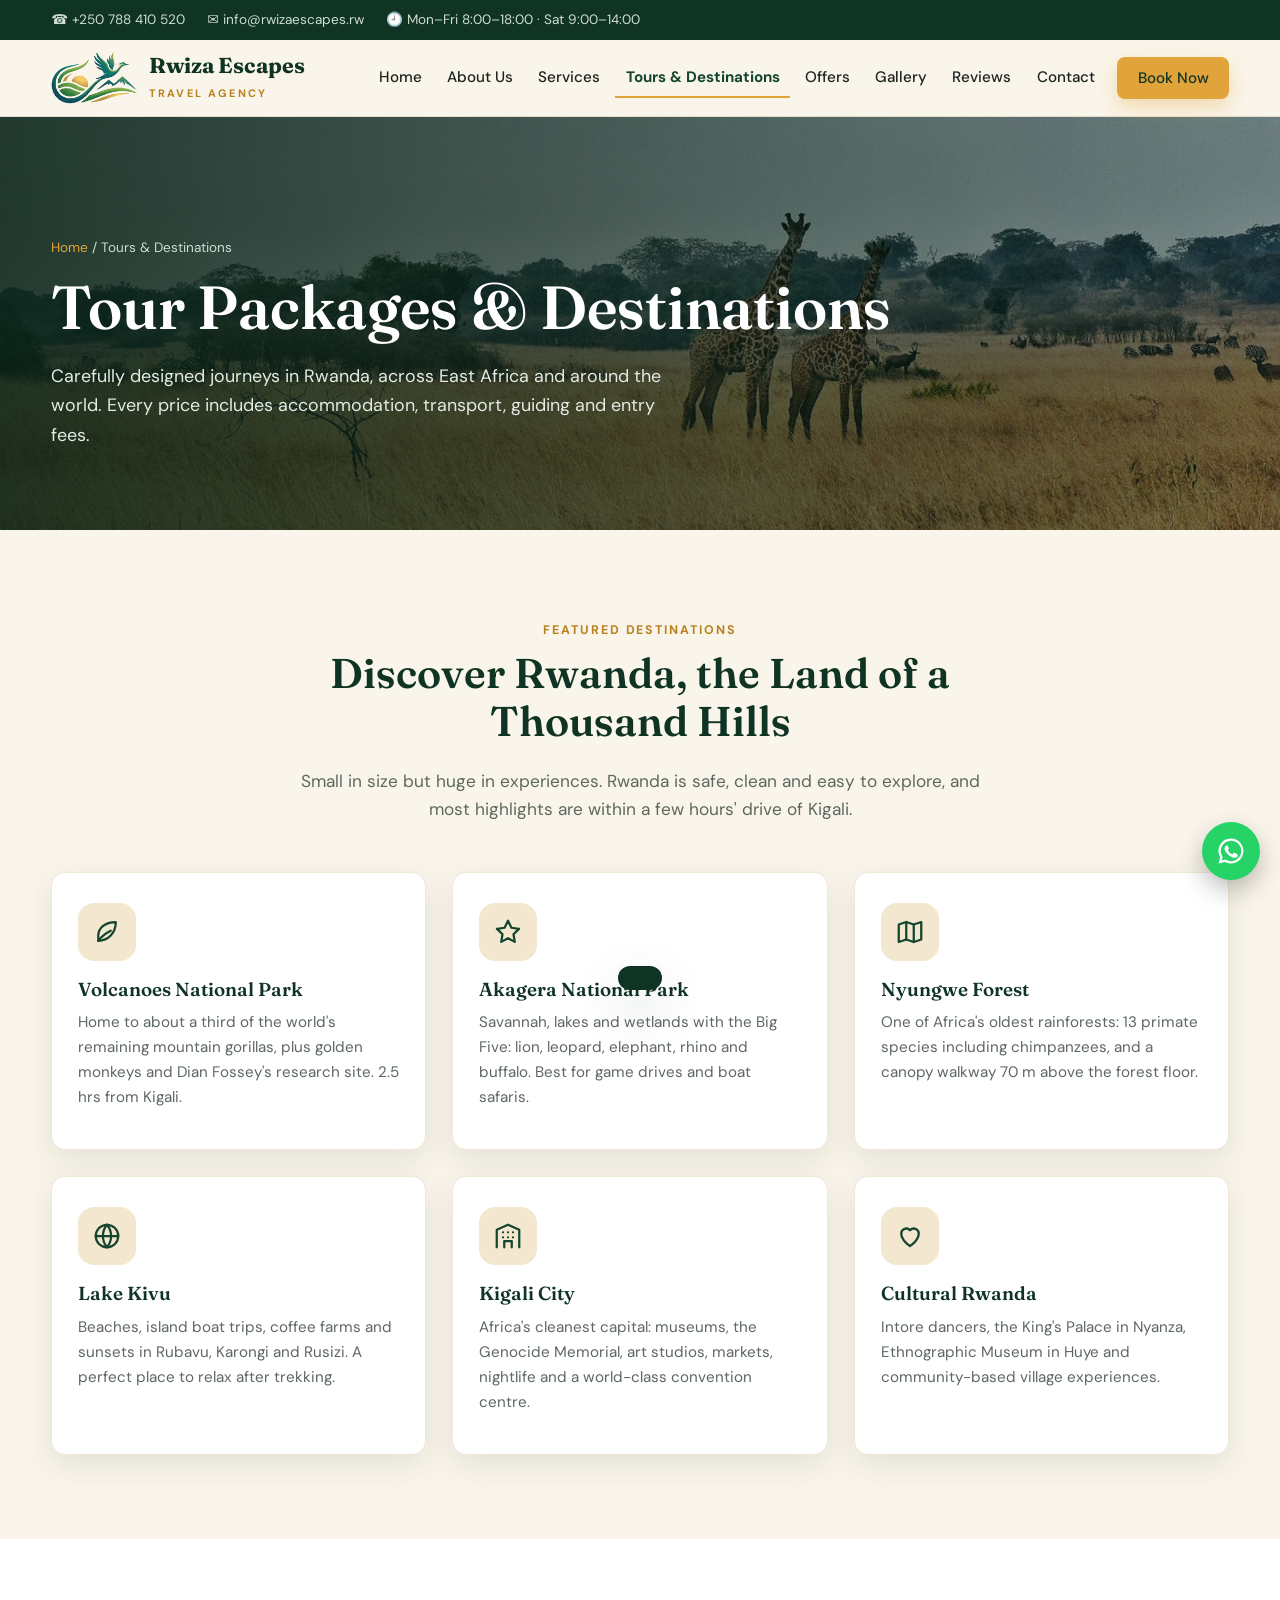
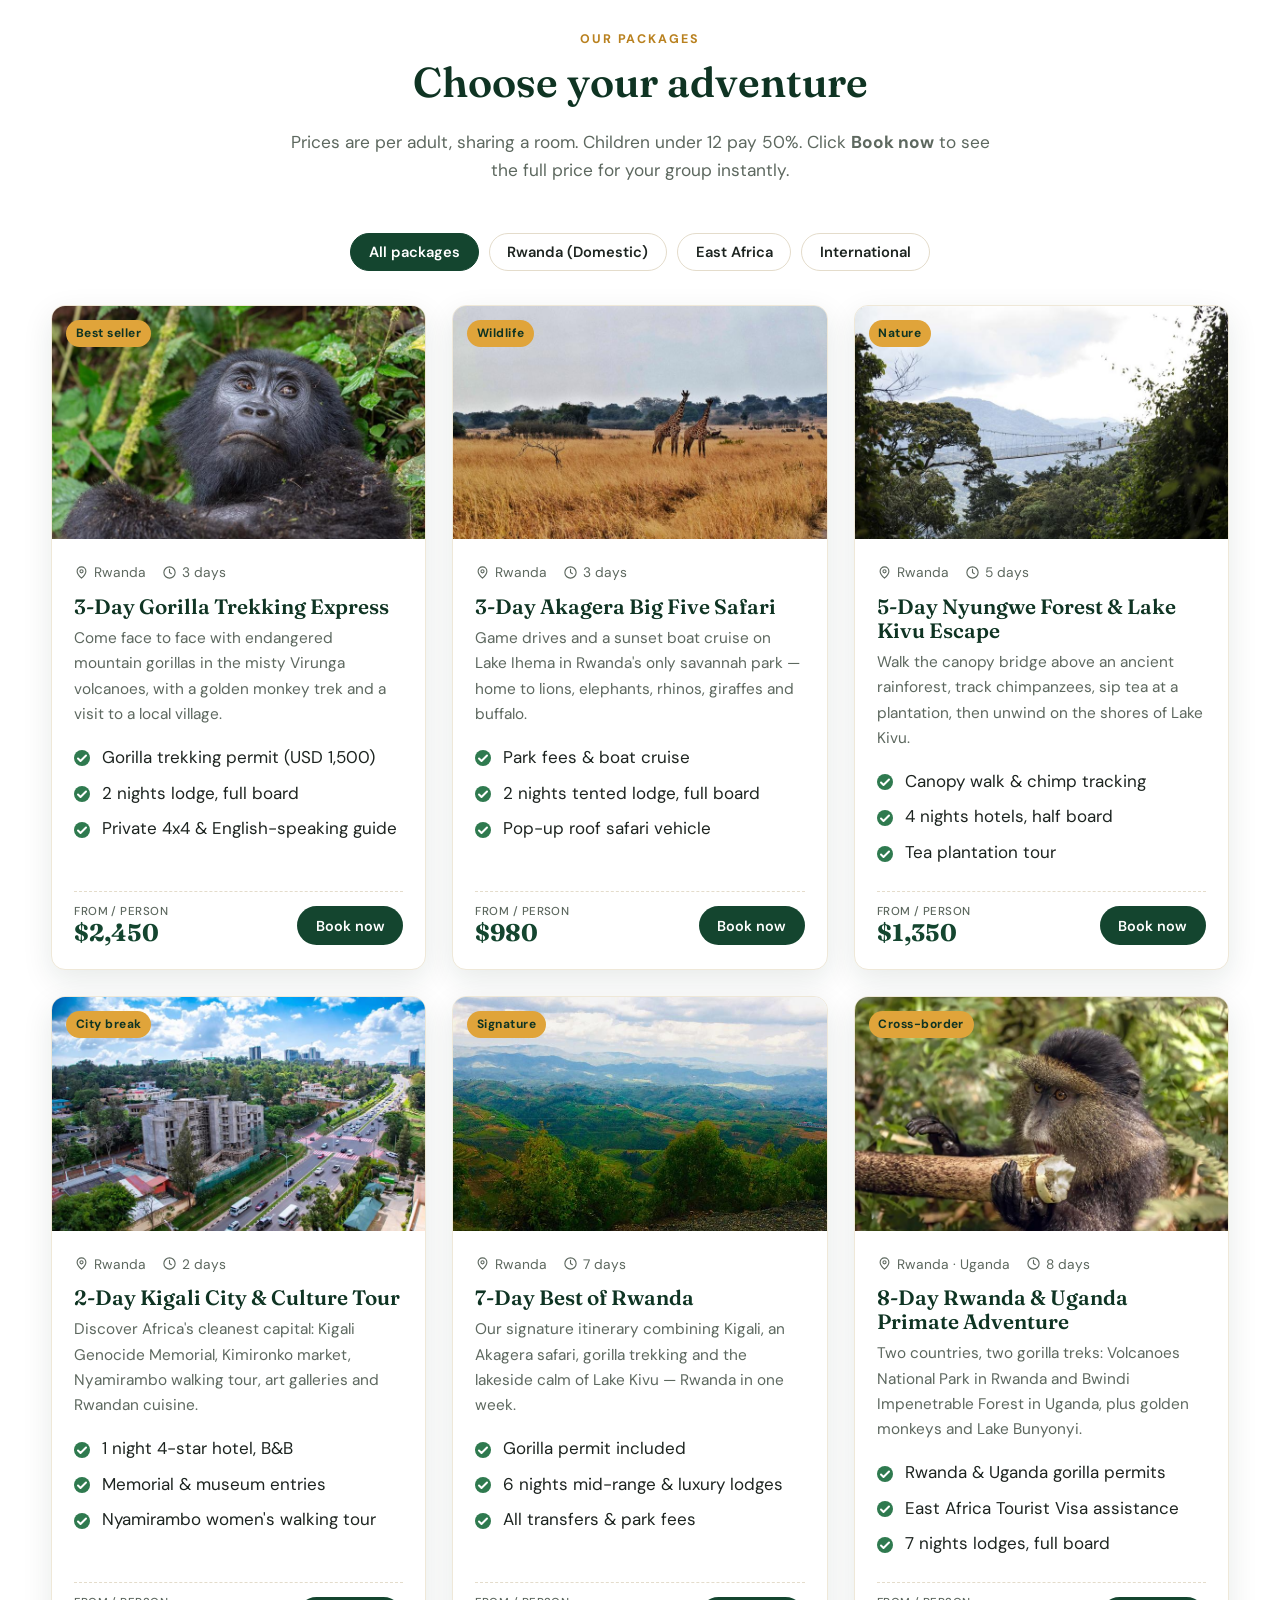
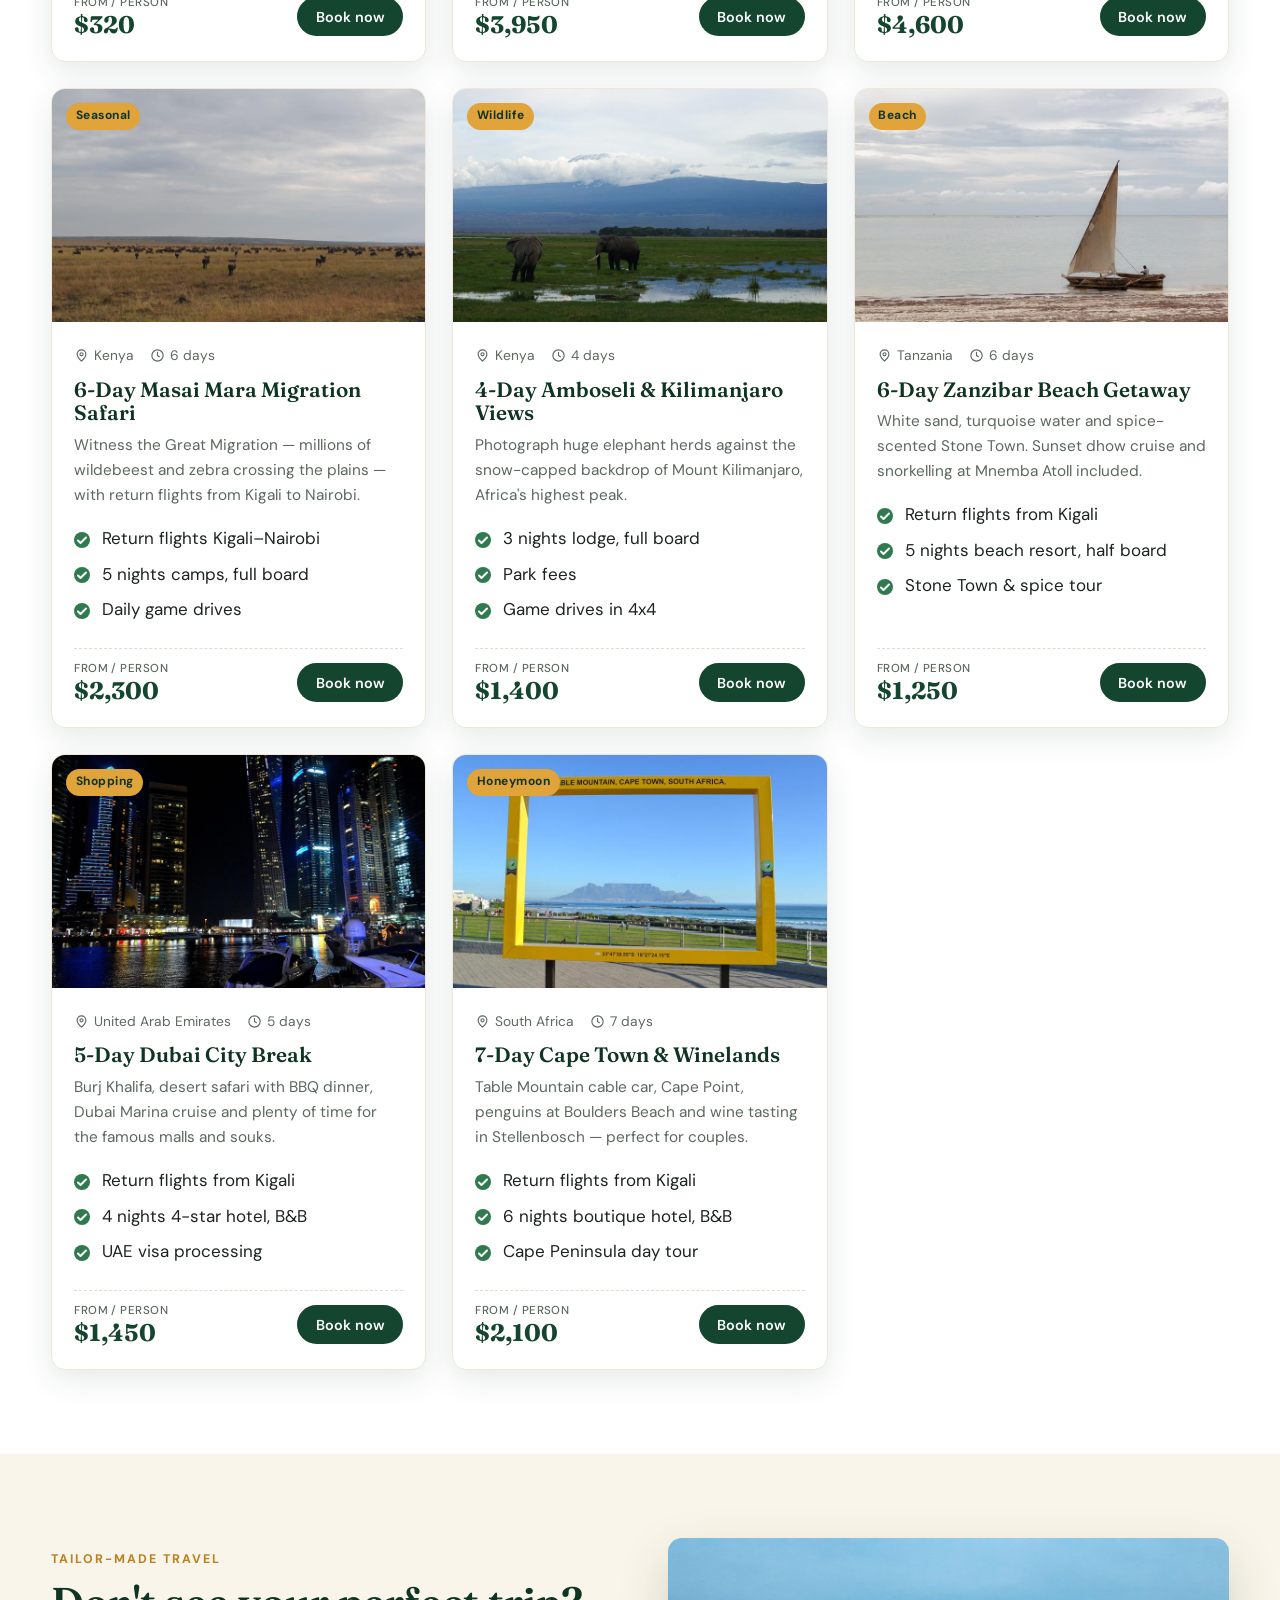
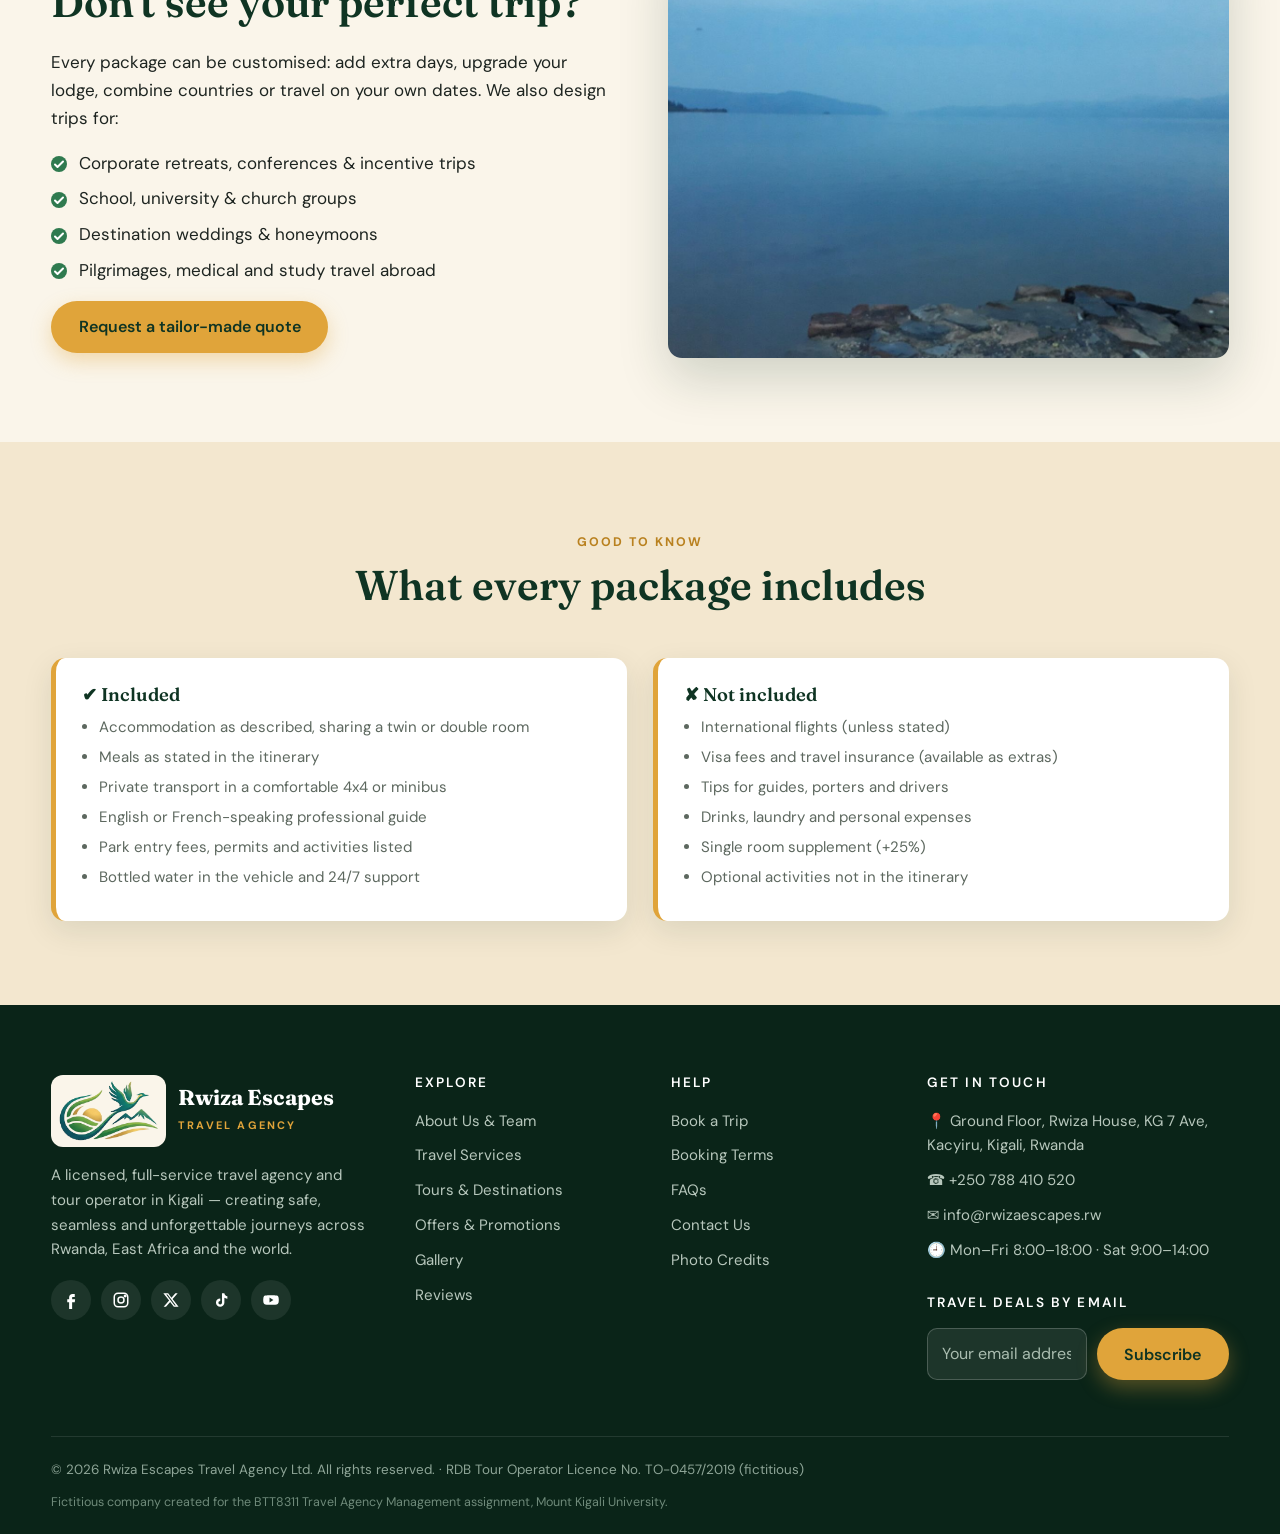
<file: packages.html>
<!DOCTYPE html>
<html lang="en">
<head>
<meta charset="utf-8">
<meta name="viewport" content="width=device-width, initial-scale=1">
<title>Tour Packages & Destinations | Rwiza Escapes Travel Agency</title>
<meta name="description" content="Gorilla trekking, Akagera safaris, Nyungwe, Lake Kivu, Kigali tours, Masai Mara, Zanzibar, Dubai and Cape Town holiday packages from Rwiza Escapes.">
<meta name="theme-color" content="#14452f">
<meta property="og:title" content="Tour Packages & Destinations | Rwiza Escapes Travel Agency">
<meta property="og:description" content="Gorilla trekking, Akagera safaris, Nyungwe, Lake Kivu, Kigali tours, Masai Mara, Zanzibar, Dubai and Cape Town holiday packages from Rwiza Escapes.">
<meta property="og:image" content="logo-full.png">
<link rel="icon" href="favicon.png" type="image/png">
<link rel="apple-touch-icon" href="favicon.png">
<link rel="preconnect" href="https://fonts.googleapis.com">
<link rel="preconnect" href="https://fonts.gstatic.com" crossorigin>
<link href="https://fonts.googleapis.com/css2?family=DM+Sans:opsz,wght@9..40,400;9..40,500;9..40,600;9..40,700&family=Fraunces:ital,opsz,wght@0,9..144,500;0,9..144,600;0,9..144,700;1,9..144,500&display=swap" rel="stylesheet">
<link rel="stylesheet" href="style.css?v=6823791c">
</head>
<body>
<a class="skip" href="#main">Skip to content</a>
<div class="topbar">
  <div class="container">
    <div class="topbar__info">
      <a href="tel:+250788410520">☎ +250 788 410 520</a>
      <a href="mailto:info@rwizaescapes.rw">✉ info@rwizaescapes.rw</a>
      <span class="hide-sm">🕘 Mon–Fri 8:00–18:00 · Sat 9:00–14:00</span>
    </div>
    <div class="topbar__social"><a href="https://facebook.com/" target="_blank" rel="noopener" aria-label="Facebook"><svg viewBox="0 0 24 24" fill="currentColor" aria-hidden="true"><path d="M14 8h3V4h-3c-2.8 0-4.5 1.8-4.5 4.6V11H7v4h2.5v9h4v-9H17l.5-4h-4V8.8c0-.5.3-.8.5-.8Z"/></svg></a><a href="https://instagram.com/rwizaescapes" target="_blank" rel="noopener" aria-label="Instagram"><svg viewBox="0 0 24 24" fill="none" stroke="currentColor" stroke-width="2" aria-hidden="true"><rect x="3" y="3" width="18" height="18" rx="5"/><circle cx="12" cy="12" r="4"/><circle cx="17.5" cy="6.5" r="1" fill="currentColor"/></svg></a><a href="https://x.com/" target="_blank" rel="noopener" aria-label="X (Twitter)"><svg viewBox="0 0 24 24" fill="currentColor" aria-hidden="true"><path d="M17.8 3h3.1l-6.8 7.8 8 10.2h-6.3l-4.9-6.4L5.3 21H2.2l7.3-8.3L1.8 3h6.4l4.4 5.9L17.8 3Zm-1.1 16.2h1.7L7.4 4.7H5.6l11.1 14.5Z"/></svg></a><a href="https://tiktok.com/" target="_blank" rel="noopener" aria-label="TikTok"><svg viewBox="0 0 24 24" fill="currentColor" aria-hidden="true"><path d="M16.5 3c.4 2.3 1.8 3.8 4 4v3.2c-1.5.1-2.9-.4-4-1.1v6.4A5.6 5.6 0 1 1 11 9.9v3.3a2.4 2.4 0 1 0 2.3 2.4V3h3.2Z"/></svg></a><a href="https://youtube.com/" target="_blank" rel="noopener" aria-label="YouTube"><svg viewBox="0 0 24 24" fill="currentColor" aria-hidden="true"><path d="M22 8.2a3 3 0 0 0-2.1-2.1C18 5.6 12 5.6 12 5.6s-6 0-7.9.5A3 3 0 0 0 2 8.2 31 31 0 0 0 1.6 12 31 31 0 0 0 2 15.8a3 3 0 0 0 2.1 2.1c1.9.5 7.9.5 7.9.5s6 0 7.9-.5a3 3 0 0 0 2.1-2.1c.3-1.3.4-2.5.4-3.8s-.1-2.5-.4-3.8ZM10 15.2V8.8l5.2 3.2-5.2 3.2Z"/></svg></a></div>
  </div>
</div>
<header class="header">
  <div class="container">
    <a class="brand" href="index.html" aria-label="Rwiza Escapes home">
      <img src="logo-emblem.png" alt="" width="84" height="51">
      <span><span class="brand__name">Rwiza Escapes</span><span class="brand__tag">Travel Agency</span></span>
    </a>
    <button class="nav-toggle" aria-controls="site-nav" aria-expanded="false" aria-label="Open menu">
      <svg viewBox="0 0 24 24" fill="none" stroke="currentColor" stroke-width="2" stroke-linecap="round"><path d="M4 7h16M4 12h16M4 17h16"/></svg>
    </button>
    <nav class="nav" id="site-nav" aria-label="Main">
      <ul><li><a href="index.html">Home</a></li><li><a href="about.html">About Us</a></li><li><a href="services.html">Services</a></li><li><a href="packages.html" aria-current="page">Tours & Destinations</a></li><li><a href="offers.html">Offers</a></li><li><a href="gallery.html">Gallery</a></li><li><a href="reviews.html">Reviews</a></li><li><a href="contact.html">Contact</a></li><li><a class="btn btn--gold" href="booking.html">Book Now</a></li></ul>
    </nav>
  </div>
</header>
<main id="main">
<section class="page-hero">
  <div class="hero__bg" style="background-image:url('akagera.jpg')"></div>
  <div class="container">
    <div class="breadcrumb"><a href="index.html">Home</a> / Tours &amp; Destinations</div>
    <h1>Tour Packages &amp; Destinations</h1>
    <p>Carefully designed journeys in Rwanda, across East Africa and around the world. Every price includes accommodation, transport, guiding and entry fees.</p>
  </div>
</section>

<section class="section">
  <div class="container">
    <div class="section-head reveal">
      <span class="eyebrow">Featured destinations</span>
      <h2>Discover Rwanda, the Land of a Thousand Hills</h2>
      <p>Small in size but huge in experiences. Rwanda is safe, clean and easy to explore, and most highlights are within a few hours' drive of Kigali.</p>
    </div>
    <div class="grid grid--3">
      <div class="service reveal"><div class="service__icon"><svg viewBox="0 0 24 24" fill="none" stroke="currentColor" stroke-width="1.8" stroke-linecap="round" stroke-linejoin="round" aria-hidden="true"><path d="M5 19c8 0 14-6 14-15C10 4 5 9 5 15v4Z"/><path d="M5 19c3-4 6-6 10-8"/></svg></div><h3>Volcanoes National Park</h3><p>Home to about a third of the world's remaining mountain gorillas, plus golden monkeys and Dian Fossey's research site. 2.5 hrs from Kigali.</p></div>
      <div class="service reveal"><div class="service__icon"><svg viewBox="0 0 24 24" fill="none" stroke="currentColor" stroke-width="1.8" stroke-linecap="round" stroke-linejoin="round" aria-hidden="true"><path d="m12 3 2.7 5.6 6.1.9-4.4 4.3 1 6.1L12 17l-5.4 2.9 1-6.1-4.4-4.3 6.1-.9L12 3Z"/></svg></div><h3>Akagera National Park</h3><p>Savannah, lakes and wetlands with the Big Five: lion, leopard, elephant, rhino and buffalo. Best for game drives and boat safaris.</p></div>
      <div class="service reveal"><div class="service__icon"><svg viewBox="0 0 24 24" fill="none" stroke="currentColor" stroke-width="1.8" stroke-linecap="round" stroke-linejoin="round" aria-hidden="true"><path d="m9 4-6 2v14l6-2 6 2 6-2V4l-6 2-6-2Z"/><path d="M9 4v14M15 6v14"/></svg></div><h3>Nyungwe Forest</h3><p>One of Africa's oldest rainforests: 13 primate species including chimpanzees, and a canopy walkway 70 m above the forest floor.</p></div>
      <div class="service reveal"><div class="service__icon"><svg viewBox="0 0 24 24" fill="none" stroke="currentColor" stroke-width="1.8" stroke-linecap="round" stroke-linejoin="round" aria-hidden="true"><circle cx="12" cy="12" r="9"/><path d="M3 12h18M12 3a14 14 0 0 1 0 18M12 3a14 14 0 0 0 0 18"/></svg></div><h3>Lake Kivu</h3><p>Beaches, island boat trips, coffee farms and sunsets in Rubavu, Karongi and Rusizi. A perfect place to relax after trekking.</p></div>
      <div class="service reveal"><div class="service__icon"><svg viewBox="0 0 24 24" fill="none" stroke="currentColor" stroke-width="1.8" stroke-linecap="round" stroke-linejoin="round" aria-hidden="true"><path d="M3 21V7l9-4 9 4v14"/><path d="M9 21v-5h6v5M8 9h.01M12 9h.01M16 9h.01M8 13h.01M12 13h.01M16 13h.01"/></svg></div><h3>Kigali City</h3><p>Africa's cleanest capital: museums, the Genocide Memorial, art studios, markets, nightlife and a world-class convention centre.</p></div>
      <div class="service reveal"><div class="service__icon"><svg viewBox="0 0 24 24" fill="none" stroke="currentColor" stroke-width="1.8" stroke-linecap="round" stroke-linejoin="round" aria-hidden="true"><path d="M12 20s-7-4.4-7-10a4 4 0 0 1 7-2.6A4 4 0 0 1 19 10c0 5.6-7 10-7 10Z"/></svg></div><h3>Cultural Rwanda</h3><p>Intore dancers, the King's Palace in Nyanza, Ethnographic Museum in Huye and community-based village experiences.</p></div>
    </div>
  </div>
</section>

<section class="section section--white" id="all-packages">
  <div class="container">
    <div class="section-head reveal">
      <span class="eyebrow">Our packages</span>
      <h2>Choose your adventure</h2>
      <p>Prices are per adult, sharing a room. Children under 12 pay 50%. Click <strong>Book now</strong> to see the full price for your group instantly.</p>
    </div>
    <div class="filters" data-target="#pkg-grid" role="group" aria-label="Filter packages">
      <button class="is-active" data-filter="all" aria-pressed="true">All packages</button>
      <button data-filter="rwanda" aria-pressed="false">Rwanda (Domestic)</button>
      <button data-filter="east-africa" aria-pressed="false">East Africa</button>
      <button data-filter="international" aria-pressed="false">International</button>
    </div>
    <div class="grid grid--3" id="pkg-grid">
<article class="card reveal" data-region="rwanda" id="gorilla-3d">
  <div class="card__img"><img src="bwindi-sm.jpg" alt="3-Day Gorilla Trekking Express" loading="lazy"><span class="card__tag">Best seller</span></div>
  <div class="card__body">
    <div class="card__meta"><span><svg width="15" height="15" viewBox="0 0 24 24" fill="none" stroke="currentColor" stroke-width="1.8" stroke-linecap="round" stroke-linejoin="round" aria-hidden="true"><path d="M12 21s-7-6-7-11a7 7 0 0 1 14 0c0 5-7 11-7 11Z"/><circle cx="12" cy="10" r="2.5"/></svg> Rwanda</span><span><svg width="15" height="15" viewBox="0 0 24 24" fill="none" stroke="currentColor" stroke-width="1.8" stroke-linecap="round" stroke-linejoin="round" aria-hidden="true"><circle cx="12" cy="12" r="9"/><path d="M12 7v5l3 2"/></svg> 3 days</span></div>
    <h3>3-Day Gorilla Trekking Express</h3>
    <p>Come face to face with endangered mountain gorillas in the misty Virunga volcanoes, with a golden monkey trek and a visit to a local village.</p>
    <ul class="ticks"><li>Gorilla trekking permit (USD 1,500)</li><li>2 nights lodge, full board</li><li>Private 4x4 & English-speaking guide</li></ul>
    <div class="card__foot">
      <div class="price"><small>FROM / PERSON</small>$2,450</div>
      <a class="btn btn--green" href="booking.html?package=gorilla-3d">Book now</a>
    </div>
  </div>
</article>
<article class="card reveal" data-region="rwanda" id="akagera-3d">
  <div class="card__img"><img src="akagera-sm.jpg" alt="3-Day Akagera Big Five Safari" loading="lazy"><span class="card__tag">Wildlife</span></div>
  <div class="card__body">
    <div class="card__meta"><span><svg width="15" height="15" viewBox="0 0 24 24" fill="none" stroke="currentColor" stroke-width="1.8" stroke-linecap="round" stroke-linejoin="round" aria-hidden="true"><path d="M12 21s-7-6-7-11a7 7 0 0 1 14 0c0 5-7 11-7 11Z"/><circle cx="12" cy="10" r="2.5"/></svg> Rwanda</span><span><svg width="15" height="15" viewBox="0 0 24 24" fill="none" stroke="currentColor" stroke-width="1.8" stroke-linecap="round" stroke-linejoin="round" aria-hidden="true"><circle cx="12" cy="12" r="9"/><path d="M12 7v5l3 2"/></svg> 3 days</span></div>
    <h3>3-Day Akagera Big Five Safari</h3>
    <p>Game drives and a sunset boat cruise on Lake Ihema in Rwanda's only savannah park — home to lions, elephants, rhinos, giraffes and buffalo.</p>
    <ul class="ticks"><li>Park fees & boat cruise</li><li>2 nights tented lodge, full board</li><li>Pop-up roof safari vehicle</li></ul>
    <div class="card__foot">
      <div class="price"><small>FROM / PERSON</small>$980</div>
      <a class="btn btn--green" href="booking.html?package=akagera-3d">Book now</a>
    </div>
  </div>
</article>
<article class="card reveal" data-region="rwanda" id="nyungwe-kivu-5d">
  <div class="card__img"><img src="nyungwe-sm.jpg" alt="5-Day Nyungwe Forest & Lake Kivu Escape" loading="lazy"><span class="card__tag">Nature</span></div>
  <div class="card__body">
    <div class="card__meta"><span><svg width="15" height="15" viewBox="0 0 24 24" fill="none" stroke="currentColor" stroke-width="1.8" stroke-linecap="round" stroke-linejoin="round" aria-hidden="true"><path d="M12 21s-7-6-7-11a7 7 0 0 1 14 0c0 5-7 11-7 11Z"/><circle cx="12" cy="10" r="2.5"/></svg> Rwanda</span><span><svg width="15" height="15" viewBox="0 0 24 24" fill="none" stroke="currentColor" stroke-width="1.8" stroke-linecap="round" stroke-linejoin="round" aria-hidden="true"><circle cx="12" cy="12" r="9"/><path d="M12 7v5l3 2"/></svg> 5 days</span></div>
    <h3>5-Day Nyungwe Forest & Lake Kivu Escape</h3>
    <p>Walk the canopy bridge above an ancient rainforest, track chimpanzees, sip tea at a plantation, then unwind on the shores of Lake Kivu.</p>
    <ul class="ticks"><li>Canopy walk & chimp tracking</li><li>4 nights hotels, half board</li><li>Tea plantation tour</li></ul>
    <div class="card__foot">
      <div class="price"><small>FROM / PERSON</small>$1,350</div>
      <a class="btn btn--green" href="booking.html?package=nyungwe-kivu-5d">Book now</a>
    </div>
  </div>
</article>
<article class="card reveal" data-region="rwanda" id="kigali-2d">
  <div class="card__img"><img src="kigali-sm.jpg" alt="2-Day Kigali City & Culture Tour" loading="lazy"><span class="card__tag">City break</span></div>
  <div class="card__body">
    <div class="card__meta"><span><svg width="15" height="15" viewBox="0 0 24 24" fill="none" stroke="currentColor" stroke-width="1.8" stroke-linecap="round" stroke-linejoin="round" aria-hidden="true"><path d="M12 21s-7-6-7-11a7 7 0 0 1 14 0c0 5-7 11-7 11Z"/><circle cx="12" cy="10" r="2.5"/></svg> Rwanda</span><span><svg width="15" height="15" viewBox="0 0 24 24" fill="none" stroke="currentColor" stroke-width="1.8" stroke-linecap="round" stroke-linejoin="round" aria-hidden="true"><circle cx="12" cy="12" r="9"/><path d="M12 7v5l3 2"/></svg> 2 days</span></div>
    <h3>2-Day Kigali City & Culture Tour</h3>
    <p>Discover Africa's cleanest capital: Kigali Genocide Memorial, Kimironko market, Nyamirambo walking tour, art galleries and Rwandan cuisine.</p>
    <ul class="ticks"><li>1 night 4-star hotel, B&B</li><li>Memorial & museum entries</li><li>Nyamirambo women's walking tour</li></ul>
    <div class="card__foot">
      <div class="price"><small>FROM / PERSON</small>$320</div>
      <a class="btn btn--green" href="booking.html?package=kigali-2d">Book now</a>
    </div>
  </div>
</article>
<article class="card reveal" data-region="rwanda" id="best-rwanda-7d">
  <div class="card__img"><img src="hero-hills-sm.jpg" alt="7-Day Best of Rwanda" loading="lazy"><span class="card__tag">Signature</span></div>
  <div class="card__body">
    <div class="card__meta"><span><svg width="15" height="15" viewBox="0 0 24 24" fill="none" stroke="currentColor" stroke-width="1.8" stroke-linecap="round" stroke-linejoin="round" aria-hidden="true"><path d="M12 21s-7-6-7-11a7 7 0 0 1 14 0c0 5-7 11-7 11Z"/><circle cx="12" cy="10" r="2.5"/></svg> Rwanda</span><span><svg width="15" height="15" viewBox="0 0 24 24" fill="none" stroke="currentColor" stroke-width="1.8" stroke-linecap="round" stroke-linejoin="round" aria-hidden="true"><circle cx="12" cy="12" r="9"/><path d="M12 7v5l3 2"/></svg> 7 days</span></div>
    <h3>7-Day Best of Rwanda</h3>
    <p>Our signature itinerary combining Kigali, an Akagera safari, gorilla trekking and the lakeside calm of Lake Kivu — Rwanda in one week.</p>
    <ul class="ticks"><li>Gorilla permit included</li><li>6 nights mid-range & luxury lodges</li><li>All transfers & park fees</li></ul>
    <div class="card__foot">
      <div class="price"><small>FROM / PERSON</small>$3,950</div>
      <a class="btn btn--green" href="booking.html?package=best-rwanda-7d">Book now</a>
    </div>
  </div>
</article>
<article class="card reveal" data-region="east-africa" id="rw-ug-8d">
  <div class="card__img"><img src="golden-monkey-sm.jpg" alt="8-Day Rwanda & Uganda Primate Adventure" loading="lazy"><span class="card__tag">Cross-border</span></div>
  <div class="card__body">
    <div class="card__meta"><span><svg width="15" height="15" viewBox="0 0 24 24" fill="none" stroke="currentColor" stroke-width="1.8" stroke-linecap="round" stroke-linejoin="round" aria-hidden="true"><path d="M12 21s-7-6-7-11a7 7 0 0 1 14 0c0 5-7 11-7 11Z"/><circle cx="12" cy="10" r="2.5"/></svg> Rwanda · Uganda</span><span><svg width="15" height="15" viewBox="0 0 24 24" fill="none" stroke="currentColor" stroke-width="1.8" stroke-linecap="round" stroke-linejoin="round" aria-hidden="true"><circle cx="12" cy="12" r="9"/><path d="M12 7v5l3 2"/></svg> 8 days</span></div>
    <h3>8-Day Rwanda & Uganda Primate Adventure</h3>
    <p>Two countries, two gorilla treks: Volcanoes National Park in Rwanda and Bwindi Impenetrable Forest in Uganda, plus golden monkeys and Lake Bunyonyi.</p>
    <ul class="ticks"><li>Rwanda & Uganda gorilla permits</li><li>East Africa Tourist Visa assistance</li><li>7 nights lodges, full board</li></ul>
    <div class="card__foot">
      <div class="price"><small>FROM / PERSON</small>$4,600</div>
      <a class="btn btn--green" href="booking.html?package=rw-ug-8d">Book now</a>
    </div>
  </div>
</article>
<article class="card reveal" data-region="east-africa" id="mara-6d">
  <div class="card__img"><img src="masai-mara-sm.jpg" alt="6-Day Masai Mara Migration Safari" loading="lazy"><span class="card__tag">Seasonal</span></div>
  <div class="card__body">
    <div class="card__meta"><span><svg width="15" height="15" viewBox="0 0 24 24" fill="none" stroke="currentColor" stroke-width="1.8" stroke-linecap="round" stroke-linejoin="round" aria-hidden="true"><path d="M12 21s-7-6-7-11a7 7 0 0 1 14 0c0 5-7 11-7 11Z"/><circle cx="12" cy="10" r="2.5"/></svg> Kenya</span><span><svg width="15" height="15" viewBox="0 0 24 24" fill="none" stroke="currentColor" stroke-width="1.8" stroke-linecap="round" stroke-linejoin="round" aria-hidden="true"><circle cx="12" cy="12" r="9"/><path d="M12 7v5l3 2"/></svg> 6 days</span></div>
    <h3>6-Day Masai Mara Migration Safari</h3>
    <p>Witness the Great Migration — millions of wildebeest and zebra crossing the plains — with return flights from Kigali to Nairobi.</p>
    <ul class="ticks"><li>Return flights Kigali–Nairobi</li><li>5 nights camps, full board</li><li>Daily game drives</li></ul>
    <div class="card__foot">
      <div class="price"><small>FROM / PERSON</small>$2,300</div>
      <a class="btn btn--green" href="booking.html?package=mara-6d">Book now</a>
    </div>
  </div>
</article>
<article class="card reveal" data-region="east-africa" id="amboseli-4d">
  <div class="card__img"><img src="kilimanjaro-sm.jpg" alt="4-Day Amboseli & Kilimanjaro Views" loading="lazy"><span class="card__tag">Wildlife</span></div>
  <div class="card__body">
    <div class="card__meta"><span><svg width="15" height="15" viewBox="0 0 24 24" fill="none" stroke="currentColor" stroke-width="1.8" stroke-linecap="round" stroke-linejoin="round" aria-hidden="true"><path d="M12 21s-7-6-7-11a7 7 0 0 1 14 0c0 5-7 11-7 11Z"/><circle cx="12" cy="10" r="2.5"/></svg> Kenya</span><span><svg width="15" height="15" viewBox="0 0 24 24" fill="none" stroke="currentColor" stroke-width="1.8" stroke-linecap="round" stroke-linejoin="round" aria-hidden="true"><circle cx="12" cy="12" r="9"/><path d="M12 7v5l3 2"/></svg> 4 days</span></div>
    <h3>4-Day Amboseli & Kilimanjaro Views</h3>
    <p>Photograph huge elephant herds against the snow-capped backdrop of Mount Kilimanjaro, Africa's highest peak.</p>
    <ul class="ticks"><li>3 nights lodge, full board</li><li>Park fees</li><li>Game drives in 4x4</li></ul>
    <div class="card__foot">
      <div class="price"><small>FROM / PERSON</small>$1,400</div>
      <a class="btn btn--green" href="booking.html?package=amboseli-4d">Book now</a>
    </div>
  </div>
</article>
<article class="card reveal" data-region="international" id="zanzibar-6d">
  <div class="card__img"><img src="zanzibar-sm.jpg" alt="6-Day Zanzibar Beach Getaway" loading="lazy"><span class="card__tag">Beach</span></div>
  <div class="card__body">
    <div class="card__meta"><span><svg width="15" height="15" viewBox="0 0 24 24" fill="none" stroke="currentColor" stroke-width="1.8" stroke-linecap="round" stroke-linejoin="round" aria-hidden="true"><path d="M12 21s-7-6-7-11a7 7 0 0 1 14 0c0 5-7 11-7 11Z"/><circle cx="12" cy="10" r="2.5"/></svg> Tanzania</span><span><svg width="15" height="15" viewBox="0 0 24 24" fill="none" stroke="currentColor" stroke-width="1.8" stroke-linecap="round" stroke-linejoin="round" aria-hidden="true"><circle cx="12" cy="12" r="9"/><path d="M12 7v5l3 2"/></svg> 6 days</span></div>
    <h3>6-Day Zanzibar Beach Getaway</h3>
    <p>White sand, turquoise water and spice-scented Stone Town. Sunset dhow cruise and snorkelling at Mnemba Atoll included.</p>
    <ul class="ticks"><li>Return flights from Kigali</li><li>5 nights beach resort, half board</li><li>Stone Town & spice tour</li></ul>
    <div class="card__foot">
      <div class="price"><small>FROM / PERSON</small>$1,250</div>
      <a class="btn btn--green" href="booking.html?package=zanzibar-6d">Book now</a>
    </div>
  </div>
</article>
<article class="card reveal" data-region="international" id="dubai-5d">
  <div class="card__img"><img src="dubai-sm.jpg" alt="5-Day Dubai City Break" loading="lazy"><span class="card__tag">Shopping</span></div>
  <div class="card__body">
    <div class="card__meta"><span><svg width="15" height="15" viewBox="0 0 24 24" fill="none" stroke="currentColor" stroke-width="1.8" stroke-linecap="round" stroke-linejoin="round" aria-hidden="true"><path d="M12 21s-7-6-7-11a7 7 0 0 1 14 0c0 5-7 11-7 11Z"/><circle cx="12" cy="10" r="2.5"/></svg> United Arab Emirates</span><span><svg width="15" height="15" viewBox="0 0 24 24" fill="none" stroke="currentColor" stroke-width="1.8" stroke-linecap="round" stroke-linejoin="round" aria-hidden="true"><circle cx="12" cy="12" r="9"/><path d="M12 7v5l3 2"/></svg> 5 days</span></div>
    <h3>5-Day Dubai City Break</h3>
    <p>Burj Khalifa, desert safari with BBQ dinner, Dubai Marina cruise and plenty of time for the famous malls and souks.</p>
    <ul class="ticks"><li>Return flights from Kigali</li><li>4 nights 4-star hotel, B&B</li><li>UAE visa processing</li></ul>
    <div class="card__foot">
      <div class="price"><small>FROM / PERSON</small>$1,450</div>
      <a class="btn btn--green" href="booking.html?package=dubai-5d">Book now</a>
    </div>
  </div>
</article>
<article class="card reveal" data-region="international" id="capetown-7d">
  <div class="card__img"><img src="cape-town-sm.jpg" alt="7-Day Cape Town & Winelands" loading="lazy"><span class="card__tag">Honeymoon</span></div>
  <div class="card__body">
    <div class="card__meta"><span><svg width="15" height="15" viewBox="0 0 24 24" fill="none" stroke="currentColor" stroke-width="1.8" stroke-linecap="round" stroke-linejoin="round" aria-hidden="true"><path d="M12 21s-7-6-7-11a7 7 0 0 1 14 0c0 5-7 11-7 11Z"/><circle cx="12" cy="10" r="2.5"/></svg> South Africa</span><span><svg width="15" height="15" viewBox="0 0 24 24" fill="none" stroke="currentColor" stroke-width="1.8" stroke-linecap="round" stroke-linejoin="round" aria-hidden="true"><circle cx="12" cy="12" r="9"/><path d="M12 7v5l3 2"/></svg> 7 days</span></div>
    <h3>7-Day Cape Town & Winelands</h3>
    <p>Table Mountain cable car, Cape Point, penguins at Boulders Beach and wine tasting in Stellenbosch — perfect for couples.</p>
    <ul class="ticks"><li>Return flights from Kigali</li><li>6 nights boutique hotel, B&B</li><li>Cape Peninsula day tour</li></ul>
    <div class="card__foot">
      <div class="price"><small>FROM / PERSON</small>$2,100</div>
      <a class="btn btn--green" href="booking.html?package=capetown-7d">Book now</a>
    </div>
  </div>
</article>
    </div>
  </div>
</section>

<section class="section">
  <div class="container split">
    <div class="reveal">
      <span class="eyebrow">Tailor-made travel</span>
      <h2>Don't see your perfect trip?</h2>
      <p>Every package can be customised: add extra days, upgrade your lodge, combine countries or travel on your own dates. We also design trips for:</p>
      <ul class="ticks">
        <li>Corporate retreats, conferences &amp; incentive trips</li>
        <li>School, university &amp; church groups</li>
        <li>Destination weddings &amp; honeymoons</li>
        <li>Pilgrimages, medical and study travel abroad</li>
      </ul>
      <a class="btn btn--gold" href="booking.html?package=custom">Request a tailor-made quote</a>
    </div>
    <div class="split__img reveal"><img src="lake-kivu.jpg" alt="Lake Kivu at dawn" loading="lazy"></div>
  </div>
</section>

<section class="section section--sand">
  <div class="container">
    <div class="section-head reveal">
      <span class="eyebrow">Good to know</span>
      <h2>What every package includes</h2>
    </div>
    <div class="grid grid--2">
      <div class="policy reveal">
        <h3>✔ Included</h3>
        <ul>
          <li>Accommodation as described, sharing a twin or double room</li>
          <li>Meals as stated in the itinerary</li>
          <li>Private transport in a comfortable 4x4 or minibus</li>
          <li>English or French-speaking professional guide</li>
          <li>Park entry fees, permits and activities listed</li>
          <li>Bottled water in the vehicle and 24/7 support</li>
        </ul>
      </div>
      <div class="policy reveal">
        <h3>✘ Not included</h3>
        <ul>
          <li>International flights (unless stated)</li>
          <li>Visa fees and travel insurance (available as extras)</li>
          <li>Tips for guides, porters and drivers</li>
          <li>Drinks, laundry and personal expenses</li>
          <li>Single room supplement (+25%)</li>
          <li>Optional activities not in the itinerary</li>
        </ul>
      </div>
    </div>
  </div>
</section>

</main>
<footer class="footer">
  <div class="container">
    <div class="footer__grid">
      <div>
        <a class="brand" href="index.html"><img src="logo-emblem.png" alt="" width="84" height="51"><span><span class="brand__name">Rwiza Escapes</span><span class="brand__tag">Travel Agency</span></span></a>
        <p>A licensed, full-service travel agency and tour operator in Kigali — creating safe, seamless and unforgettable journeys across Rwanda, East Africa and the world.</p>
        <div class="social"><a href="https://facebook.com/" target="_blank" rel="noopener" aria-label="Facebook"><svg viewBox="0 0 24 24" fill="currentColor" aria-hidden="true"><path d="M14 8h3V4h-3c-2.8 0-4.5 1.8-4.5 4.6V11H7v4h2.5v9h4v-9H17l.5-4h-4V8.8c0-.5.3-.8.5-.8Z"/></svg></a><a href="https://instagram.com/rwizaescapes" target="_blank" rel="noopener" aria-label="Instagram"><svg viewBox="0 0 24 24" fill="none" stroke="currentColor" stroke-width="2" aria-hidden="true"><rect x="3" y="3" width="18" height="18" rx="5"/><circle cx="12" cy="12" r="4"/><circle cx="17.5" cy="6.5" r="1" fill="currentColor"/></svg></a><a href="https://x.com/" target="_blank" rel="noopener" aria-label="X (Twitter)"><svg viewBox="0 0 24 24" fill="currentColor" aria-hidden="true"><path d="M17.8 3h3.1l-6.8 7.8 8 10.2h-6.3l-4.9-6.4L5.3 21H2.2l7.3-8.3L1.8 3h6.4l4.4 5.9L17.8 3Zm-1.1 16.2h1.7L7.4 4.7H5.6l11.1 14.5Z"/></svg></a><a href="https://tiktok.com/" target="_blank" rel="noopener" aria-label="TikTok"><svg viewBox="0 0 24 24" fill="currentColor" aria-hidden="true"><path d="M16.5 3c.4 2.3 1.8 3.8 4 4v3.2c-1.5.1-2.9-.4-4-1.1v6.4A5.6 5.6 0 1 1 11 9.9v3.3a2.4 2.4 0 1 0 2.3 2.4V3h3.2Z"/></svg></a><a href="https://youtube.com/" target="_blank" rel="noopener" aria-label="YouTube"><svg viewBox="0 0 24 24" fill="currentColor" aria-hidden="true"><path d="M22 8.2a3 3 0 0 0-2.1-2.1C18 5.6 12 5.6 12 5.6s-6 0-7.9.5A3 3 0 0 0 2 8.2 31 31 0 0 0 1.6 12 31 31 0 0 0 2 15.8a3 3 0 0 0 2.1 2.1c1.9.5 7.9.5 7.9.5s6 0 7.9-.5a3 3 0 0 0 2.1-2.1c.3-1.3.4-2.5.4-3.8s-.1-2.5-.4-3.8ZM10 15.2V8.8l5.2 3.2-5.2 3.2Z"/></svg></a></div>
      </div>
      <div>
        <h4>Explore</h4>
        <ul>
          <li><a href="about.html">About Us &amp; Team</a></li>
          <li><a href="services.html">Travel Services</a></li>
          <li><a href="packages.html">Tours &amp; Destinations</a></li>
          <li><a href="offers.html">Offers &amp; Promotions</a></li>
          <li><a href="gallery.html">Gallery</a></li>
          <li><a href="reviews.html">Reviews</a></li>
        </ul>
      </div>
      <div>
        <h4>Help</h4>
        <ul>
          <li><a href="booking.html">Book a Trip</a></li>
          <li><a href="booking.html#policies">Booking Terms</a></li>
          <li><a href="contact.html#faq">FAQs</a></li>
          <li><a href="contact.html">Contact Us</a></li>
          <li><a href="credits.html">Photo Credits</a></li>
        </ul>
      </div>
      <div>
        <h4>Get in touch</h4>
        <ul>
          <li>📍 Ground Floor, Rwiza House, KG 7 Ave, Kacyiru, Kigali, Rwanda</li>
          <li>☎ <a href="tel:+250788410520">+250 788 410 520</a></li>
          <li>✉ <a href="mailto:info@rwizaescapes.rw">info@rwizaescapes.rw</a></li>
          <li>🕘 Mon–Fri 8:00–18:00 · Sat 9:00–14:00</li>
        </ul>
        <h4 class="mt-2">Travel deals by email</h4>
        <form class="newsletter" name="newsletter" method="POST" action="https://api.web3forms.com/submit" data-ajax="newsletter">
      <input type="hidden" name="access_key" value="PASTE-YOUR-WEB3FORMS-ACCESS-KEY-HERE">
      <input type="hidden" name="subject" value="New newsletter subscriber - Rwiza Escapes website">
      <input type="hidden" name="from_name" value="Rwiza Escapes website">
      <input type="hidden" name="form_type" value="newsletter">
      <input type="checkbox" name="botcheck" class="hidden-field" tabindex="-1" autocomplete="off" aria-hidden="true">
          <label class="visually-hidden" for="nl-email-packages.html">Email address</label>
          <input id="nl-email-packages.html" type="email" name="email" placeholder="Your email address" required>
          <button class="btn btn--gold" type="submit">Subscribe</button>
        </form>
      </div>
    </div>
    <div class="footer__bottom">
      <p>© 2026 Rwiza Escapes Travel Agency Ltd. All rights reserved. · RDB Tour Operator Licence No. TO-0457/2019 (fictitious)</p>
      <p class="disclaimer">Fictitious company created for the BTT8311 Travel Agency Management assignment, Mount Kigali University.</p>
    </div>
  </div>
</footer>
<a class="float-wa" href="https://wa.me/250798538430?text=Hello%20Rwiza%20Escapes%2C%20I%27d%20like%20to%20plan%20a%20trip" target="_blank" rel="noopener" aria-label="Chat on WhatsApp"><svg viewBox="0 0 24 24" fill="currentColor" aria-hidden="true"><path d="M12 2a10 10 0 0 0-8.6 15.1L2 22l5-1.3A10 10 0 1 0 12 2Zm0 18.2a8.2 8.2 0 0 1-4.2-1.2l-.3-.2-3 .8.8-2.9-.2-.3A8.2 8.2 0 1 1 12 20.2Zm4.5-6.1c-.2-.1-1.5-.7-1.7-.8-.2-.1-.4-.1-.6.1l-.8 1c-.1.2-.3.2-.5.1a6.7 6.7 0 0 1-3.3-2.9c-.3-.4.3-.4.7-1.4.1-.2 0-.3 0-.4l-.8-1.8c-.2-.5-.4-.4-.6-.4h-.5a1 1 0 0 0-.7.3 3 3 0 0 0-.9 2.2 5.2 5.2 0 0 0 1.1 2.7 11.8 11.8 0 0 0 4.5 4c1.7.7 2.3.8 3.2.6.5-.1 1.5-.6 1.7-1.2.2-.6.2-1.1.2-1.2-.1-.1-.3-.2-.5-.3Z"/></svg></a>
<button class="to-top" aria-label="Back to top">↑</button>
<div class="toast" role="status" aria-live="polite"></div>
<script src="data.js?v=6823791c"></script>
<script src="main.js?v=6823791c"></script>
</body>
</html>
</file>
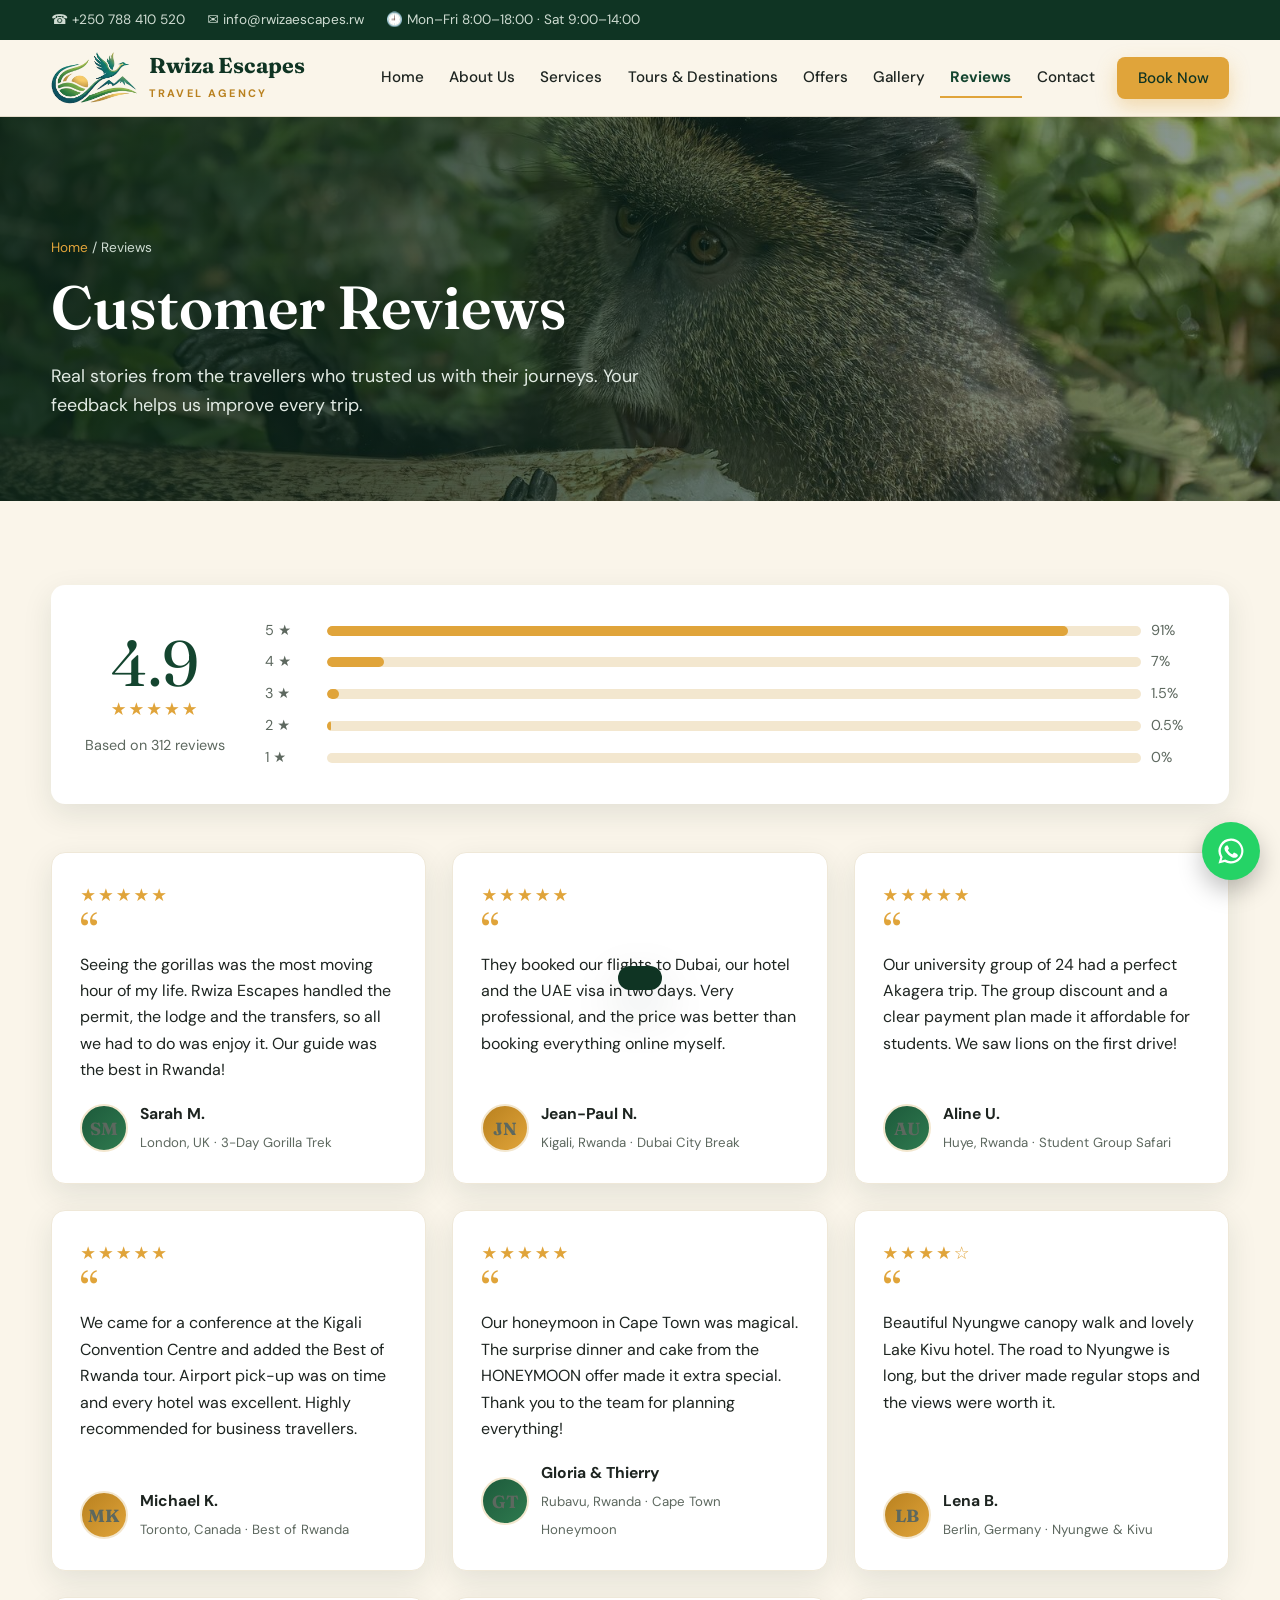
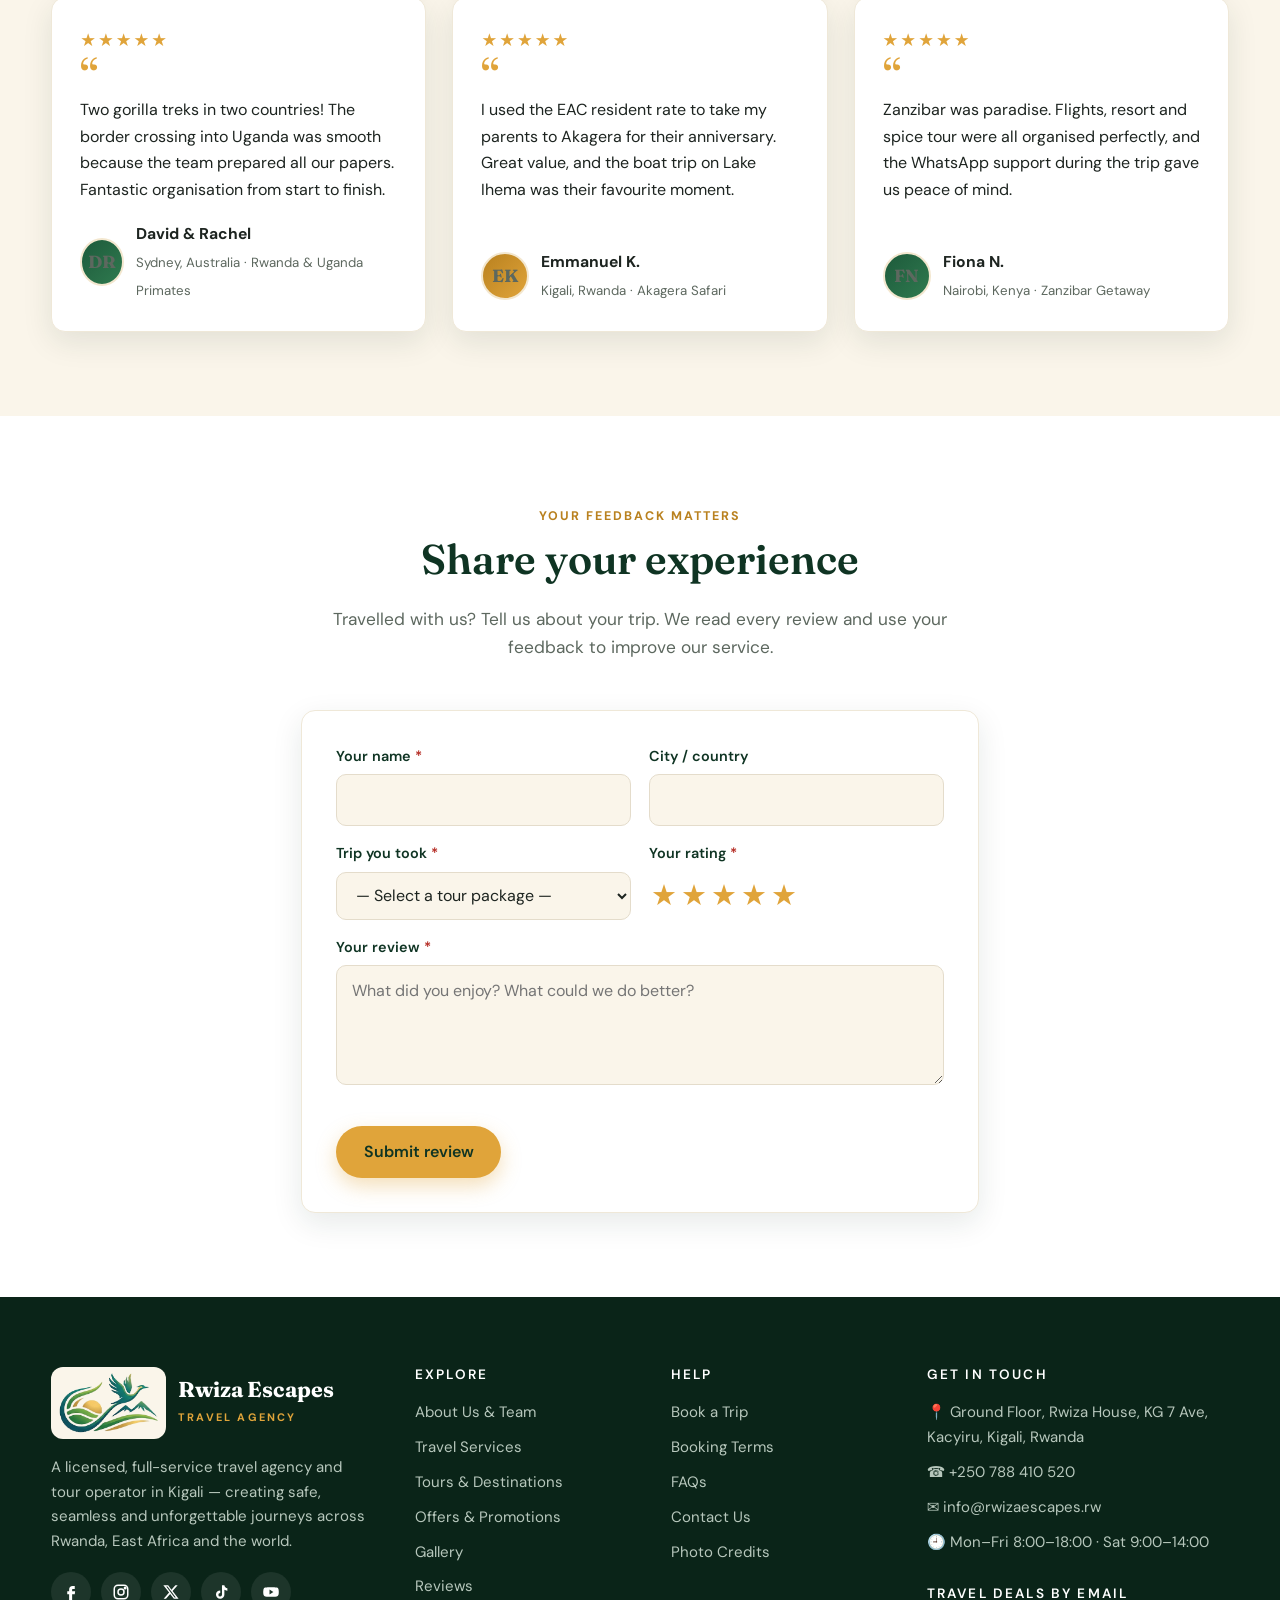
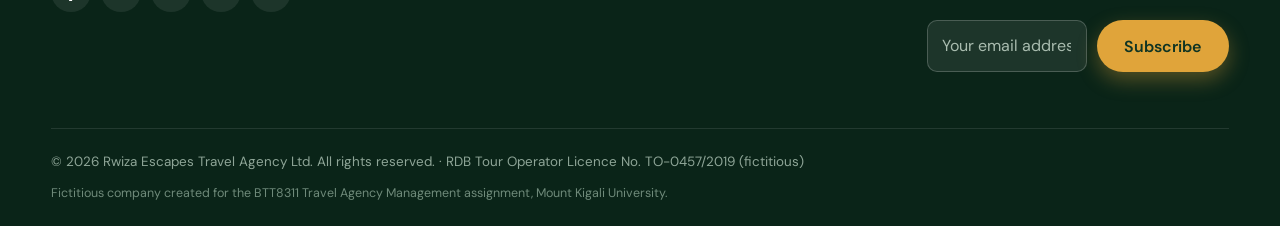
<file: reviews.html>
<!DOCTYPE html>
<html lang="en">
<head>
<meta charset="utf-8">
<meta name="viewport" content="width=device-width, initial-scale=1">
<title>Customer Reviews & Testimonials | Rwiza Escapes Travel Agency</title>
<meta name="description" content="Read what travellers say about their gorilla treks, safaris and holidays with Rwiza Escapes Travel Agency, and share your own experience.">
<meta name="theme-color" content="#14452f">
<meta property="og:title" content="Customer Reviews & Testimonials | Rwiza Escapes Travel Agency">
<meta property="og:description" content="Read what travellers say about their gorilla treks, safaris and holidays with Rwiza Escapes Travel Agency, and share your own experience.">
<meta property="og:image" content="logo-full.png">
<link rel="icon" href="favicon.png" type="image/png">
<link rel="apple-touch-icon" href="favicon.png">
<link rel="preconnect" href="https://fonts.googleapis.com">
<link rel="preconnect" href="https://fonts.gstatic.com" crossorigin>
<link href="https://fonts.googleapis.com/css2?family=DM+Sans:opsz,wght@9..40,400;9..40,500;9..40,600;9..40,700&family=Fraunces:ital,opsz,wght@0,9..144,500;0,9..144,600;0,9..144,700;1,9..144,500&display=swap" rel="stylesheet">
<link rel="stylesheet" href="style.css?v=6823791c">
</head>
<body>
<a class="skip" href="#main">Skip to content</a>
<div class="topbar">
  <div class="container">
    <div class="topbar__info">
      <a href="tel:+250788410520">☎ +250 788 410 520</a>
      <a href="mailto:info@rwizaescapes.rw">✉ info@rwizaescapes.rw</a>
      <span class="hide-sm">🕘 Mon–Fri 8:00–18:00 · Sat 9:00–14:00</span>
    </div>
    <div class="topbar__social"><a href="https://facebook.com/" target="_blank" rel="noopener" aria-label="Facebook"><svg viewBox="0 0 24 24" fill="currentColor" aria-hidden="true"><path d="M14 8h3V4h-3c-2.8 0-4.5 1.8-4.5 4.6V11H7v4h2.5v9h4v-9H17l.5-4h-4V8.8c0-.5.3-.8.5-.8Z"/></svg></a><a href="https://instagram.com/rwizaescapes" target="_blank" rel="noopener" aria-label="Instagram"><svg viewBox="0 0 24 24" fill="none" stroke="currentColor" stroke-width="2" aria-hidden="true"><rect x="3" y="3" width="18" height="18" rx="5"/><circle cx="12" cy="12" r="4"/><circle cx="17.5" cy="6.5" r="1" fill="currentColor"/></svg></a><a href="https://x.com/" target="_blank" rel="noopener" aria-label="X (Twitter)"><svg viewBox="0 0 24 24" fill="currentColor" aria-hidden="true"><path d="M17.8 3h3.1l-6.8 7.8 8 10.2h-6.3l-4.9-6.4L5.3 21H2.2l7.3-8.3L1.8 3h6.4l4.4 5.9L17.8 3Zm-1.1 16.2h1.7L7.4 4.7H5.6l11.1 14.5Z"/></svg></a><a href="https://tiktok.com/" target="_blank" rel="noopener" aria-label="TikTok"><svg viewBox="0 0 24 24" fill="currentColor" aria-hidden="true"><path d="M16.5 3c.4 2.3 1.8 3.8 4 4v3.2c-1.5.1-2.9-.4-4-1.1v6.4A5.6 5.6 0 1 1 11 9.9v3.3a2.4 2.4 0 1 0 2.3 2.4V3h3.2Z"/></svg></a><a href="https://youtube.com/" target="_blank" rel="noopener" aria-label="YouTube"><svg viewBox="0 0 24 24" fill="currentColor" aria-hidden="true"><path d="M22 8.2a3 3 0 0 0-2.1-2.1C18 5.6 12 5.6 12 5.6s-6 0-7.9.5A3 3 0 0 0 2 8.2 31 31 0 0 0 1.6 12 31 31 0 0 0 2 15.8a3 3 0 0 0 2.1 2.1c1.9.5 7.9.5 7.9.5s6 0 7.9-.5a3 3 0 0 0 2.1-2.1c.3-1.3.4-2.5.4-3.8s-.1-2.5-.4-3.8ZM10 15.2V8.8l5.2 3.2-5.2 3.2Z"/></svg></a></div>
  </div>
</div>
<header class="header">
  <div class="container">
    <a class="brand" href="index.html" aria-label="Rwiza Escapes home">
      <img src="logo-emblem.png" alt="" width="84" height="51">
      <span><span class="brand__name">Rwiza Escapes</span><span class="brand__tag">Travel Agency</span></span>
    </a>
    <button class="nav-toggle" aria-controls="site-nav" aria-expanded="false" aria-label="Open menu">
      <svg viewBox="0 0 24 24" fill="none" stroke="currentColor" stroke-width="2" stroke-linecap="round"><path d="M4 7h16M4 12h16M4 17h16"/></svg>
    </button>
    <nav class="nav" id="site-nav" aria-label="Main">
      <ul><li><a href="index.html">Home</a></li><li><a href="about.html">About Us</a></li><li><a href="services.html">Services</a></li><li><a href="packages.html">Tours & Destinations</a></li><li><a href="offers.html">Offers</a></li><li><a href="gallery.html">Gallery</a></li><li><a href="reviews.html" aria-current="page">Reviews</a></li><li><a href="contact.html">Contact</a></li><li><a class="btn btn--gold" href="booking.html">Book Now</a></li></ul>
    </nav>
  </div>
</header>
<main id="main">
<section class="page-hero">
  <div class="hero__bg" style="background-image:url('golden-monkey.jpg')"></div>
  <div class="container">
    <div class="breadcrumb"><a href="index.html">Home</a> / Reviews</div>
    <h1>Customer Reviews</h1>
    <p>Real stories from the travellers who trusted us with their journeys. Your feedback helps us improve every trip.</p>
  </div>
</section>

<section class="section">
  <div class="container">
    <div class="rating-summary reveal">
      <div>
        <div class="big">4.9</div>
        <div class="stars text-center">★★★★★</div>
        <div class="muted text-center" style="font-size:.9rem">Based on 312 reviews</div>
      </div>
      <div class="bars">
        <div class="bar">5 ★<div><span style="width:91%"></span></div>91%</div>
        <div class="bar">4 ★<div><span style="width:7%"></span></div>7%</div>
        <div class="bar">3 ★<div><span style="width:1.5%"></span></div>1.5%</div>
        <div class="bar">2 ★<div><span style="width:.5%"></span></div>0.5%</div>
        <div class="bar">1 ★<div><span style="width:0%"></span></div>0%</div>
      </div>
    </div>

    <div class="grid grid--3 mt-3">
      <div class="review reveal"><div class="stars">★★★★★</div><blockquote>Seeing the gorillas was the most moving hour of my life. Rwiza Escapes handled the permit, the lodge and the transfers, so all we had to do was enjoy it. Our guide was the best in Rwanda!</blockquote><div class="reviewer"><span class="avatar">SM</span><div><strong>Sarah M.</strong><span>London, UK · 3-Day Gorilla Trek</span></div></div></div>
      <div class="review reveal"><div class="stars">★★★★★</div><blockquote>They booked our flights to Dubai, our hotel and the UAE visa in two days. Very professional, and the price was better than booking everything online myself.</blockquote><div class="reviewer"><span class="avatar avatar--gold">JN</span><div><strong>Jean-Paul N.</strong><span>Kigali, Rwanda · Dubai City Break</span></div></div></div>
      <div class="review reveal"><div class="stars">★★★★★</div><blockquote>Our university group of 24 had a perfect Akagera trip. The group discount and a clear payment plan made it affordable for students. We saw lions on the first drive!</blockquote><div class="reviewer"><span class="avatar">AU</span><div><strong>Aline U.</strong><span>Huye, Rwanda · Student Group Safari</span></div></div></div>
      <div class="review reveal"><div class="stars">★★★★★</div><blockquote>We came for a conference at the Kigali Convention Centre and added the Best of Rwanda tour. Airport pick-up was on time and every hotel was excellent. Highly recommended for business travellers.</blockquote><div class="reviewer"><span class="avatar avatar--gold">MK</span><div><strong>Michael K.</strong><span>Toronto, Canada · Best of Rwanda</span></div></div></div>
      <div class="review reveal"><div class="stars">★★★★★</div><blockquote>Our honeymoon in Cape Town was magical. The surprise dinner and cake from the HONEYMOON offer made it extra special. Thank you to the team for planning everything!</blockquote><div class="reviewer"><span class="avatar">GT</span><div><strong>Gloria &amp; Thierry</strong><span>Rubavu, Rwanda · Cape Town Honeymoon</span></div></div></div>
      <div class="review reveal"><div class="stars">★★★★☆</div><blockquote>Beautiful Nyungwe canopy walk and lovely Lake Kivu hotel. The road to Nyungwe is long, but the driver made regular stops and the views were worth it.</blockquote><div class="reviewer"><span class="avatar avatar--gold">LB</span><div><strong>Lena B.</strong><span>Berlin, Germany · Nyungwe &amp; Kivu</span></div></div></div>
      <div class="review reveal"><div class="stars">★★★★★</div><blockquote>Two gorilla treks in two countries! The border crossing into Uganda was smooth because the team prepared all our papers. Fantastic organisation from start to finish.</blockquote><div class="reviewer"><span class="avatar">DR</span><div><strong>David &amp; Rachel</strong><span>Sydney, Australia · Rwanda &amp; Uganda Primates</span></div></div></div>
      <div class="review reveal"><div class="stars">★★★★★</div><blockquote>I used the EAC resident rate to take my parents to Akagera for their anniversary. Great value, and the boat trip on Lake Ihema was their favourite moment.</blockquote><div class="reviewer"><span class="avatar avatar--gold">EK</span><div><strong>Emmanuel K.</strong><span>Kigali, Rwanda · Akagera Safari</span></div></div></div>
      <div class="review reveal"><div class="stars">★★★★★</div><blockquote>Zanzibar was paradise. Flights, resort and spice tour were all organised perfectly, and the WhatsApp support during the trip gave us peace of mind.</blockquote><div class="reviewer"><span class="avatar">FN</span><div><strong>Fiona N.</strong><span>Nairobi, Kenya · Zanzibar Getaway</span></div></div></div>
    </div>
  </div>
</section>

<section class="section section--white" id="write">
  <div class="container" style="max-width:780px">
    <div class="section-head reveal">
      <span class="eyebrow">Your feedback matters</span>
      <h2>Share your experience</h2>
      <p>Travelled with us? Tell us about your trip. We read every review and use your feedback to improve our service.</p>
    </div>
    <form class="form-card" name="review" data-validate method="POST" action="https://api.web3forms.com/submit" data-ajax="review">
      <input type="hidden" name="access_key" value="PASTE-YOUR-WEB3FORMS-ACCESS-KEY-HERE">
      <input type="hidden" name="subject" value="New customer review - Rwiza Escapes website">
      <input type="hidden" name="from_name" value="Rwiza Escapes website">
      <input type="hidden" name="form_type" value="review">
      <input type="checkbox" name="botcheck" class="hidden-field" tabindex="-1" autocomplete="off" aria-hidden="true">
      <div class="fields">
        <div><label for="r-name">Your name <span class="req">*</span></label><input id="r-name" name="name" required><div class="error-msg">Please enter your name.</div></div>
        <div><label for="r-country">City / country</label><input id="r-country" name="location"></div>
        <div><label for="r-trip">Trip you took <span class="req">*</span></label><select id="r-trip" name="trip" required><option value="">— Select a tour package —</option>
<optgroup label="Rwanda (Domestic)">
<option value="gorilla-3d">3-Day Gorilla Trekking Express — from $2,450</option>
<option value="akagera-3d">3-Day Akagera Big Five Safari — from $980</option>
<option value="nyungwe-kivu-5d">5-Day Nyungwe Forest & Lake Kivu Escape — from $1,350</option>
<option value="kigali-2d">2-Day Kigali City & Culture Tour — from $320</option>
<option value="best-rwanda-7d">7-Day Best of Rwanda — from $3,950</option>
</optgroup>
<optgroup label="East Africa">
<option value="rw-ug-8d">8-Day Rwanda & Uganda Primate Adventure — from $4,600</option>
<option value="mara-6d">6-Day Masai Mara Migration Safari — from $2,300</option>
<option value="amboseli-4d">4-Day Amboseli & Kilimanjaro Views — from $1,400</option>
</optgroup>
<optgroup label="International">
<option value="zanzibar-6d">6-Day Zanzibar Beach Getaway — from $1,250</option>
<option value="dubai-5d">5-Day Dubai City Break — from $1,450</option>
<option value="capetown-7d">7-Day Cape Town & Winelands — from $2,100</option>
</optgroup>
<optgroup label="Other"><option value="custom">Tailor-made trip (quote on request)</option></optgroup></select><div class="error-msg">Please choose your trip.</div></div>
        <div>
          <label>Your rating <span class="req">*</span></label>
          <div class="star-input" style="font-size:1.8rem;color:var(--gold)">
            <input type="hidden" name="rating" value="5">
            <button type="button" aria-label="1 star" style="background:none;border:0;color:inherit;font-size:inherit;cursor:pointer;padding:0 2px">★</button><button type="button" aria-label="2 stars" style="background:none;border:0;color:inherit;font-size:inherit;cursor:pointer;padding:0 2px">★</button><button type="button" aria-label="3 stars" style="background:none;border:0;color:inherit;font-size:inherit;cursor:pointer;padding:0 2px">★</button><button type="button" aria-label="4 stars" style="background:none;border:0;color:inherit;font-size:inherit;cursor:pointer;padding:0 2px">★</button><button type="button" aria-label="5 stars" style="background:none;border:0;color:inherit;font-size:inherit;cursor:pointer;padding:0 2px">★</button>
          </div>
        </div>
        <div class="full"><label for="r-text">Your review <span class="req">*</span></label><textarea id="r-text" name="review" required minlength="20" placeholder="What did you enjoy? What could we do better?"></textarea><div class="error-msg">Please write at least 20 characters.</div></div>
      </div>
      <button class="btn btn--gold mt-2" type="submit">Submit review</button>
    </form>
  </div>
</section>

</main>
<footer class="footer">
  <div class="container">
    <div class="footer__grid">
      <div>
        <a class="brand" href="index.html"><img src="logo-emblem.png" alt="" width="84" height="51"><span><span class="brand__name">Rwiza Escapes</span><span class="brand__tag">Travel Agency</span></span></a>
        <p>A licensed, full-service travel agency and tour operator in Kigali — creating safe, seamless and unforgettable journeys across Rwanda, East Africa and the world.</p>
        <div class="social"><a href="https://facebook.com/" target="_blank" rel="noopener" aria-label="Facebook"><svg viewBox="0 0 24 24" fill="currentColor" aria-hidden="true"><path d="M14 8h3V4h-3c-2.8 0-4.5 1.8-4.5 4.6V11H7v4h2.5v9h4v-9H17l.5-4h-4V8.8c0-.5.3-.8.5-.8Z"/></svg></a><a href="https://instagram.com/rwizaescapes" target="_blank" rel="noopener" aria-label="Instagram"><svg viewBox="0 0 24 24" fill="none" stroke="currentColor" stroke-width="2" aria-hidden="true"><rect x="3" y="3" width="18" height="18" rx="5"/><circle cx="12" cy="12" r="4"/><circle cx="17.5" cy="6.5" r="1" fill="currentColor"/></svg></a><a href="https://x.com/" target="_blank" rel="noopener" aria-label="X (Twitter)"><svg viewBox="0 0 24 24" fill="currentColor" aria-hidden="true"><path d="M17.8 3h3.1l-6.8 7.8 8 10.2h-6.3l-4.9-6.4L5.3 21H2.2l7.3-8.3L1.8 3h6.4l4.4 5.9L17.8 3Zm-1.1 16.2h1.7L7.4 4.7H5.6l11.1 14.5Z"/></svg></a><a href="https://tiktok.com/" target="_blank" rel="noopener" aria-label="TikTok"><svg viewBox="0 0 24 24" fill="currentColor" aria-hidden="true"><path d="M16.5 3c.4 2.3 1.8 3.8 4 4v3.2c-1.5.1-2.9-.4-4-1.1v6.4A5.6 5.6 0 1 1 11 9.9v3.3a2.4 2.4 0 1 0 2.3 2.4V3h3.2Z"/></svg></a><a href="https://youtube.com/" target="_blank" rel="noopener" aria-label="YouTube"><svg viewBox="0 0 24 24" fill="currentColor" aria-hidden="true"><path d="M22 8.2a3 3 0 0 0-2.1-2.1C18 5.6 12 5.6 12 5.6s-6 0-7.9.5A3 3 0 0 0 2 8.2 31 31 0 0 0 1.6 12 31 31 0 0 0 2 15.8a3 3 0 0 0 2.1 2.1c1.9.5 7.9.5 7.9.5s6 0 7.9-.5a3 3 0 0 0 2.1-2.1c.3-1.3.4-2.5.4-3.8s-.1-2.5-.4-3.8ZM10 15.2V8.8l5.2 3.2-5.2 3.2Z"/></svg></a></div>
      </div>
      <div>
        <h4>Explore</h4>
        <ul>
          <li><a href="about.html">About Us &amp; Team</a></li>
          <li><a href="services.html">Travel Services</a></li>
          <li><a href="packages.html">Tours &amp; Destinations</a></li>
          <li><a href="offers.html">Offers &amp; Promotions</a></li>
          <li><a href="gallery.html">Gallery</a></li>
          <li><a href="reviews.html">Reviews</a></li>
        </ul>
      </div>
      <div>
        <h4>Help</h4>
        <ul>
          <li><a href="booking.html">Book a Trip</a></li>
          <li><a href="booking.html#policies">Booking Terms</a></li>
          <li><a href="contact.html#faq">FAQs</a></li>
          <li><a href="contact.html">Contact Us</a></li>
          <li><a href="credits.html">Photo Credits</a></li>
        </ul>
      </div>
      <div>
        <h4>Get in touch</h4>
        <ul>
          <li>📍 Ground Floor, Rwiza House, KG 7 Ave, Kacyiru, Kigali, Rwanda</li>
          <li>☎ <a href="tel:+250788410520">+250 788 410 520</a></li>
          <li>✉ <a href="mailto:info@rwizaescapes.rw">info@rwizaescapes.rw</a></li>
          <li>🕘 Mon–Fri 8:00–18:00 · Sat 9:00–14:00</li>
        </ul>
        <h4 class="mt-2">Travel deals by email</h4>
        <form class="newsletter" name="newsletter" method="POST" action="https://api.web3forms.com/submit" data-ajax="newsletter">
      <input type="hidden" name="access_key" value="PASTE-YOUR-WEB3FORMS-ACCESS-KEY-HERE">
      <input type="hidden" name="subject" value="New newsletter subscriber - Rwiza Escapes website">
      <input type="hidden" name="from_name" value="Rwiza Escapes website">
      <input type="hidden" name="form_type" value="newsletter">
      <input type="checkbox" name="botcheck" class="hidden-field" tabindex="-1" autocomplete="off" aria-hidden="true">
          <label class="visually-hidden" for="nl-email-reviews.html">Email address</label>
          <input id="nl-email-reviews.html" type="email" name="email" placeholder="Your email address" required>
          <button class="btn btn--gold" type="submit">Subscribe</button>
        </form>
      </div>
    </div>
    <div class="footer__bottom">
      <p>© 2026 Rwiza Escapes Travel Agency Ltd. All rights reserved. · RDB Tour Operator Licence No. TO-0457/2019 (fictitious)</p>
      <p class="disclaimer">Fictitious company created for the BTT8311 Travel Agency Management assignment, Mount Kigali University.</p>
    </div>
  </div>
</footer>
<a class="float-wa" href="https://wa.me/250798538430?text=Hello%20Rwiza%20Escapes%2C%20I%27d%20like%20to%20plan%20a%20trip" target="_blank" rel="noopener" aria-label="Chat on WhatsApp"><svg viewBox="0 0 24 24" fill="currentColor" aria-hidden="true"><path d="M12 2a10 10 0 0 0-8.6 15.1L2 22l5-1.3A10 10 0 1 0 12 2Zm0 18.2a8.2 8.2 0 0 1-4.2-1.2l-.3-.2-3 .8.8-2.9-.2-.3A8.2 8.2 0 1 1 12 20.2Zm4.5-6.1c-.2-.1-1.5-.7-1.7-.8-.2-.1-.4-.1-.6.1l-.8 1c-.1.2-.3.2-.5.1a6.7 6.7 0 0 1-3.3-2.9c-.3-.4.3-.4.7-1.4.1-.2 0-.3 0-.4l-.8-1.8c-.2-.5-.4-.4-.6-.4h-.5a1 1 0 0 0-.7.3 3 3 0 0 0-.9 2.2 5.2 5.2 0 0 0 1.1 2.7 11.8 11.8 0 0 0 4.5 4c1.7.7 2.3.8 3.2.6.5-.1 1.5-.6 1.7-1.2.2-.6.2-1.1.2-1.2-.1-.1-.3-.2-.5-.3Z"/></svg></a>
<button class="to-top" aria-label="Back to top">↑</button>
<div class="toast" role="status" aria-live="polite"></div>
<script src="data.js?v=6823791c"></script>
<script src="main.js?v=6823791c"></script>
</body>
</html>
</file>
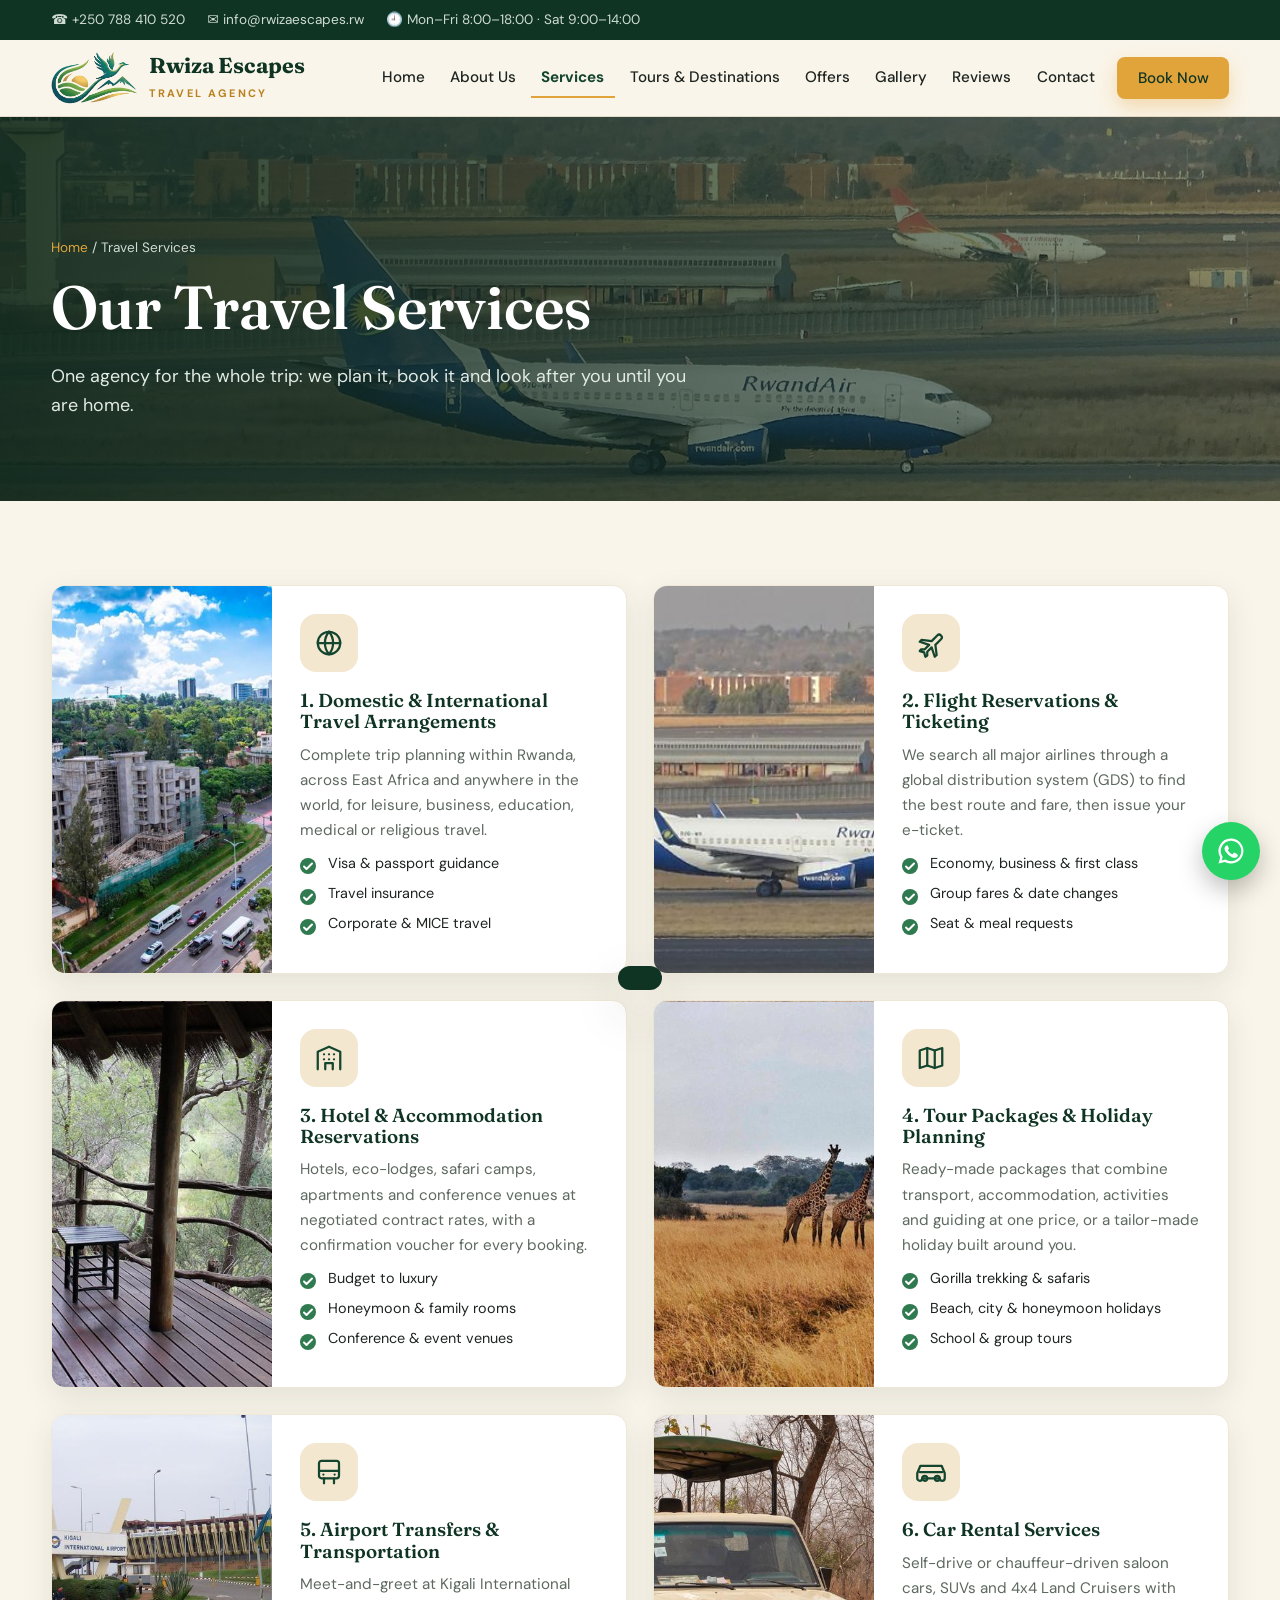
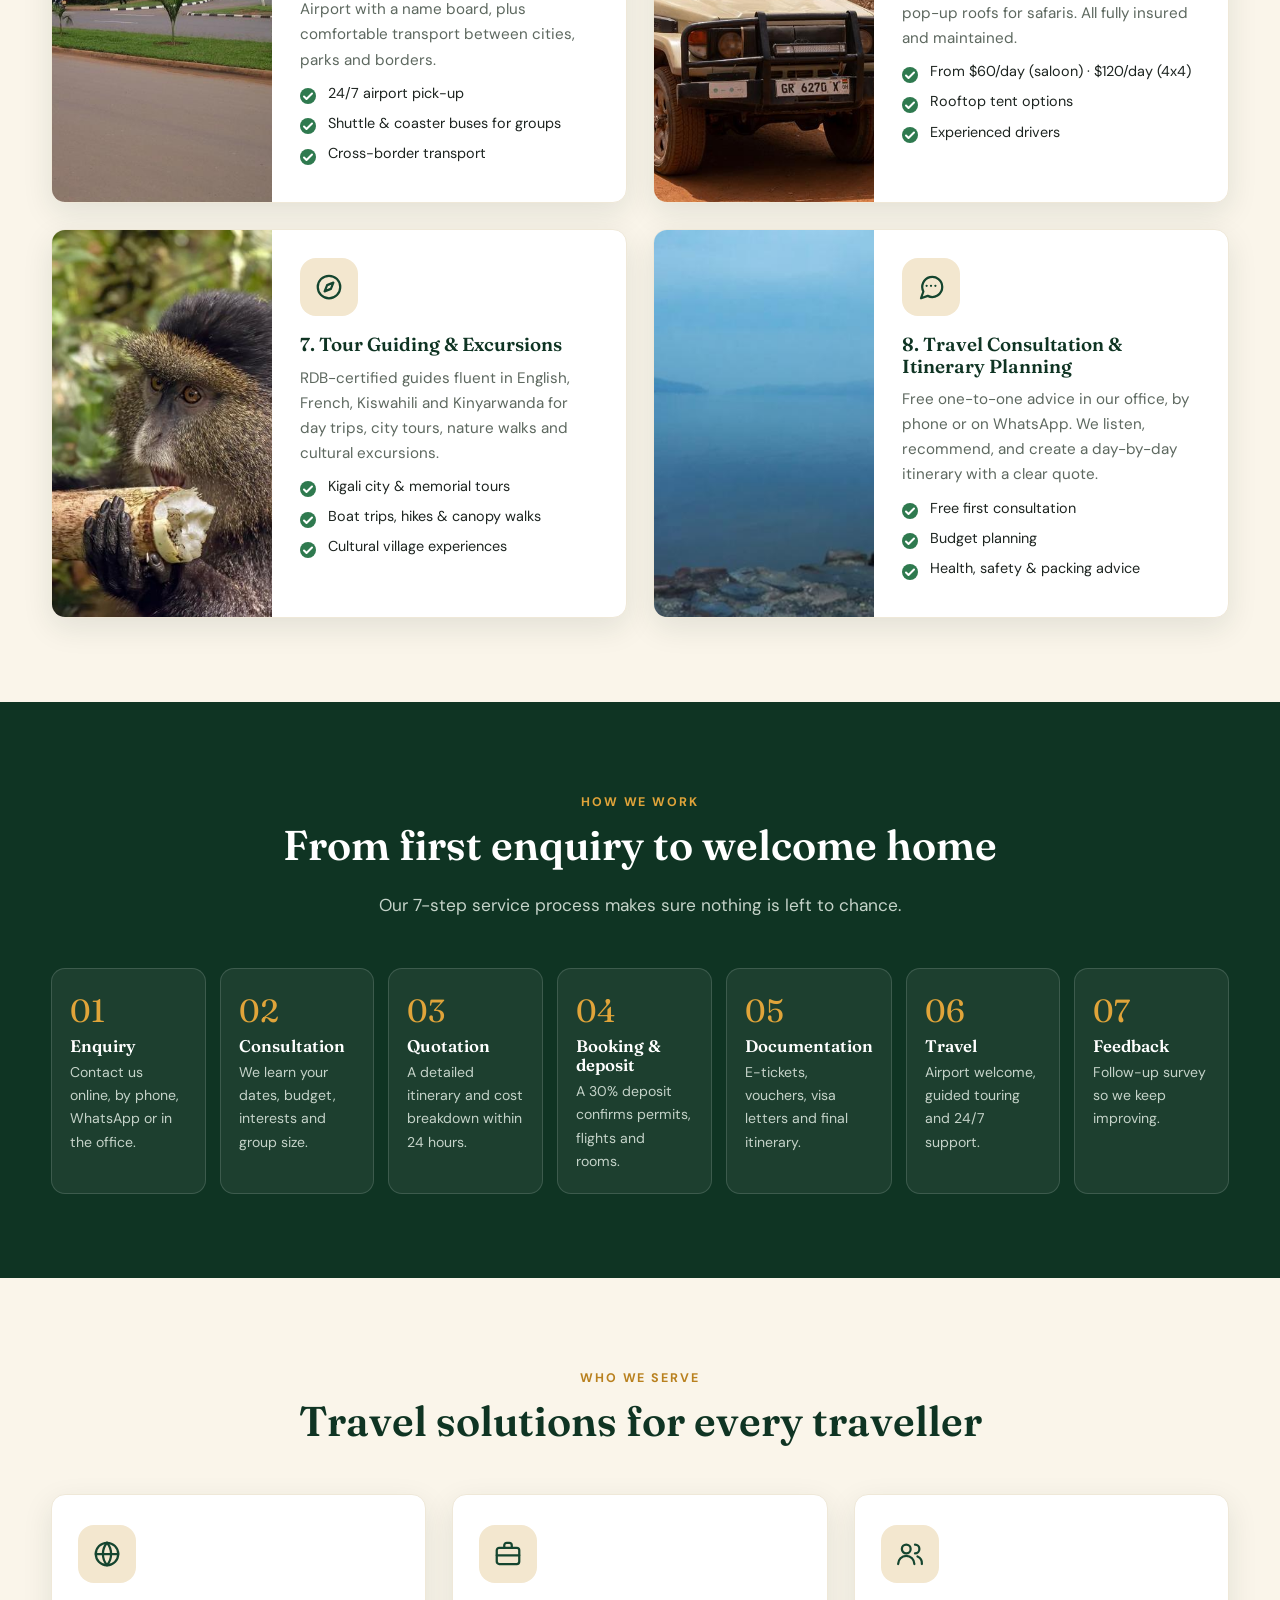
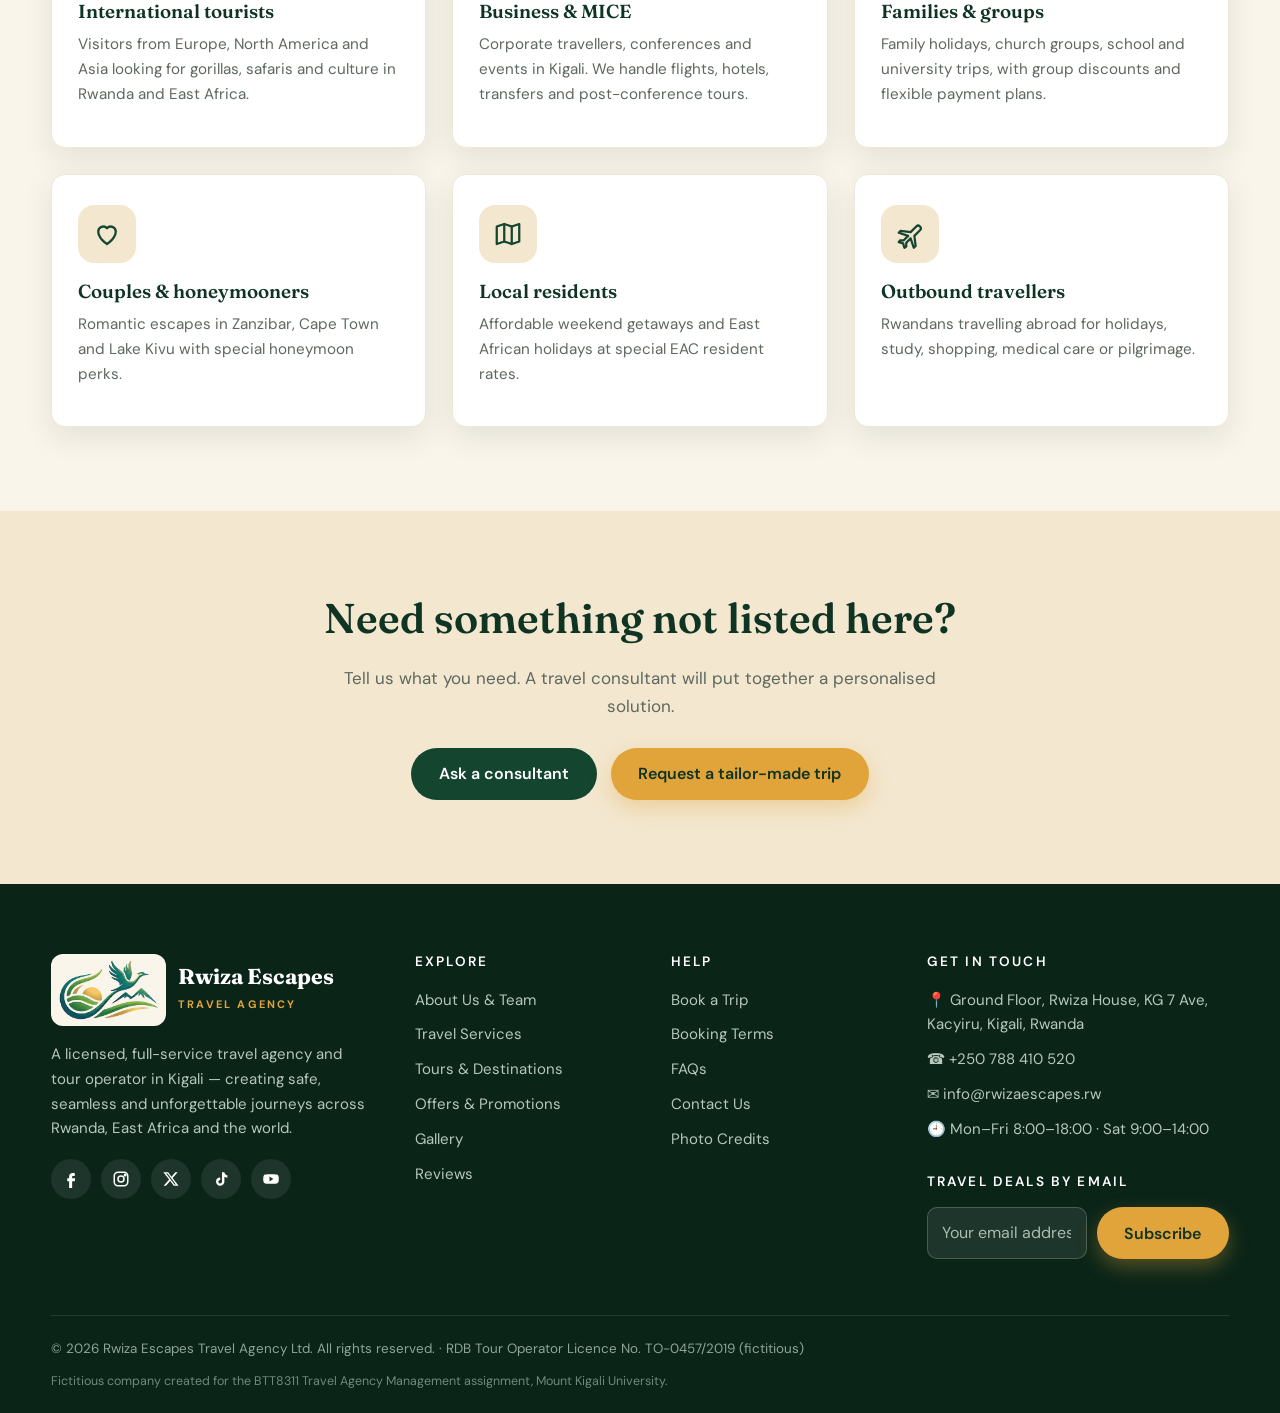
<file: services.html>
<!DOCTYPE html>
<html lang="en">
<head>
<meta charset="utf-8">
<meta name="viewport" content="width=device-width, initial-scale=1">
<title>Travel Services | Rwiza Escapes Travel Agency</title>
<meta name="description" content="Flight ticketing, hotel reservations, tour packages, airport transfers, car rental, tour guiding, travel consultation and domestic & international travel arrangements.">
<meta name="theme-color" content="#14452f">
<meta property="og:title" content="Travel Services | Rwiza Escapes Travel Agency">
<meta property="og:description" content="Flight ticketing, hotel reservations, tour packages, airport transfers, car rental, tour guiding, travel consultation and domestic & international travel arrangements.">
<meta property="og:image" content="logo-full.png">
<link rel="icon" href="favicon.png" type="image/png">
<link rel="apple-touch-icon" href="favicon.png">
<link rel="preconnect" href="https://fonts.googleapis.com">
<link rel="preconnect" href="https://fonts.gstatic.com" crossorigin>
<link href="https://fonts.googleapis.com/css2?family=DM+Sans:opsz,wght@9..40,400;9..40,500;9..40,600;9..40,700&family=Fraunces:ital,opsz,wght@0,9..144,500;0,9..144,600;0,9..144,700;1,9..144,500&display=swap" rel="stylesheet">
<link rel="stylesheet" href="style.css?v=6823791c">
</head>
<body>
<a class="skip" href="#main">Skip to content</a>
<div class="topbar">
  <div class="container">
    <div class="topbar__info">
      <a href="tel:+250788410520">☎ +250 788 410 520</a>
      <a href="mailto:info@rwizaescapes.rw">✉ info@rwizaescapes.rw</a>
      <span class="hide-sm">🕘 Mon–Fri 8:00–18:00 · Sat 9:00–14:00</span>
    </div>
    <div class="topbar__social"><a href="https://facebook.com/" target="_blank" rel="noopener" aria-label="Facebook"><svg viewBox="0 0 24 24" fill="currentColor" aria-hidden="true"><path d="M14 8h3V4h-3c-2.8 0-4.5 1.8-4.5 4.6V11H7v4h2.5v9h4v-9H17l.5-4h-4V8.8c0-.5.3-.8.5-.8Z"/></svg></a><a href="https://instagram.com/rwizaescapes" target="_blank" rel="noopener" aria-label="Instagram"><svg viewBox="0 0 24 24" fill="none" stroke="currentColor" stroke-width="2" aria-hidden="true"><rect x="3" y="3" width="18" height="18" rx="5"/><circle cx="12" cy="12" r="4"/><circle cx="17.5" cy="6.5" r="1" fill="currentColor"/></svg></a><a href="https://x.com/" target="_blank" rel="noopener" aria-label="X (Twitter)"><svg viewBox="0 0 24 24" fill="currentColor" aria-hidden="true"><path d="M17.8 3h3.1l-6.8 7.8 8 10.2h-6.3l-4.9-6.4L5.3 21H2.2l7.3-8.3L1.8 3h6.4l4.4 5.9L17.8 3Zm-1.1 16.2h1.7L7.4 4.7H5.6l11.1 14.5Z"/></svg></a><a href="https://tiktok.com/" target="_blank" rel="noopener" aria-label="TikTok"><svg viewBox="0 0 24 24" fill="currentColor" aria-hidden="true"><path d="M16.5 3c.4 2.3 1.8 3.8 4 4v3.2c-1.5.1-2.9-.4-4-1.1v6.4A5.6 5.6 0 1 1 11 9.9v3.3a2.4 2.4 0 1 0 2.3 2.4V3h3.2Z"/></svg></a><a href="https://youtube.com/" target="_blank" rel="noopener" aria-label="YouTube"><svg viewBox="0 0 24 24" fill="currentColor" aria-hidden="true"><path d="M22 8.2a3 3 0 0 0-2.1-2.1C18 5.6 12 5.6 12 5.6s-6 0-7.9.5A3 3 0 0 0 2 8.2 31 31 0 0 0 1.6 12 31 31 0 0 0 2 15.8a3 3 0 0 0 2.1 2.1c1.9.5 7.9.5 7.9.5s6 0 7.9-.5a3 3 0 0 0 2.1-2.1c.3-1.3.4-2.5.4-3.8s-.1-2.5-.4-3.8ZM10 15.2V8.8l5.2 3.2-5.2 3.2Z"/></svg></a></div>
  </div>
</div>
<header class="header">
  <div class="container">
    <a class="brand" href="index.html" aria-label="Rwiza Escapes home">
      <img src="logo-emblem.png" alt="" width="84" height="51">
      <span><span class="brand__name">Rwiza Escapes</span><span class="brand__tag">Travel Agency</span></span>
    </a>
    <button class="nav-toggle" aria-controls="site-nav" aria-expanded="false" aria-label="Open menu">
      <svg viewBox="0 0 24 24" fill="none" stroke="currentColor" stroke-width="2" stroke-linecap="round"><path d="M4 7h16M4 12h16M4 17h16"/></svg>
    </button>
    <nav class="nav" id="site-nav" aria-label="Main">
      <ul><li><a href="index.html">Home</a></li><li><a href="about.html">About Us</a></li><li><a href="services.html" aria-current="page">Services</a></li><li><a href="packages.html">Tours & Destinations</a></li><li><a href="offers.html">Offers</a></li><li><a href="gallery.html">Gallery</a></li><li><a href="reviews.html">Reviews</a></li><li><a href="contact.html">Contact</a></li><li><a class="btn btn--gold" href="booking.html">Book Now</a></li></ul>
    </nav>
  </div>
</header>
<main id="main">
<section class="page-hero">
  <div class="hero__bg" style="background-image:url('aircraft.jpg')"></div>
  <div class="container">
    <div class="breadcrumb"><a href="index.html">Home</a> / Travel Services</div>
    <h1>Our Travel Services</h1>
    <p>One agency for the whole trip: we plan it, book it and look after you until you are home.</p>
  </div>
</section>

<section class="section">
  <div class="container">
    <div class="grid grid--2">
      <div class="service service--big reveal" id="domestic-international">
        <div class="service__media" style="background-image:url('kigali-sm.jpg')"></div>
        <div class="service__content">
          <div class="service__icon"><svg viewBox="0 0 24 24" fill="none" stroke="currentColor" stroke-width="1.8" stroke-linecap="round" stroke-linejoin="round" aria-hidden="true"><circle cx="12" cy="12" r="9"/><path d="M3 12h18M12 3a14 14 0 0 1 0 18M12 3a14 14 0 0 0 0 18"/></svg></div>
          <h3>1. Domestic &amp; International Travel Arrangements</h3>
          <p>Complete trip planning within Rwanda, across East Africa and anywhere in the world, for leisure, business, education, medical or religious travel.</p>
          <ul class="ticks"><li>Visa &amp; passport guidance</li><li>Travel insurance</li><li>Corporate &amp; MICE travel</li></ul>
        </div>
      </div>
      <div class="service service--big reveal" id="flights">
        <div class="service__media" style="background-image:url('aircraft-sm.jpg')"></div>
        <div class="service__content">
          <div class="service__icon"><svg viewBox="0 0 24 24" fill="none" stroke="currentColor" stroke-width="1.8" stroke-linecap="round" stroke-linejoin="round" aria-hidden="true"><path d="M10.5 13.5 3 11l1.5-1.5 8 1 4.5-4.5a2.1 2.1 0 0 1 3 3L15.5 13.5l1 8L15 23l-2.5-7.5L9 19v3l-1.5 1-1-3.5L3 18.5 4 17h3l3.5-3.5Z"/></svg></div>
          <h3>2. Flight Reservations &amp; Ticketing</h3>
          <p>We search all major airlines through a global distribution system (GDS) to find the best route and fare, then issue your e-ticket.</p>
          <ul class="ticks"><li>Economy, business &amp; first class</li><li>Group fares &amp; date changes</li><li>Seat &amp; meal requests</li></ul>
        </div>
      </div>
      <div class="service service--big reveal" id="hotels">
        <div class="service__media" style="background-image:url('lodge-sm.jpg')"></div>
        <div class="service__content">
          <div class="service__icon"><svg viewBox="0 0 24 24" fill="none" stroke="currentColor" stroke-width="1.8" stroke-linecap="round" stroke-linejoin="round" aria-hidden="true"><path d="M3 21V7l9-4 9 4v14"/><path d="M9 21v-5h6v5M8 9h.01M12 9h.01M16 9h.01M8 13h.01M12 13h.01M16 13h.01"/></svg></div>
          <h3>3. Hotel &amp; Accommodation Reservations</h3>
          <p>Hotels, eco-lodges, safari camps, apartments and conference venues at negotiated contract rates, with a confirmation voucher for every booking.</p>
          <ul class="ticks"><li>Budget to luxury</li><li>Honeymoon &amp; family rooms</li><li>Conference &amp; event venues</li></ul>
        </div>
      </div>
      <div class="service service--big reveal" id="packages">
        <div class="service__media" style="background-image:url('akagera-sm.jpg')"></div>
        <div class="service__content">
          <div class="service__icon"><svg viewBox="0 0 24 24" fill="none" stroke="currentColor" stroke-width="1.8" stroke-linecap="round" stroke-linejoin="round" aria-hidden="true"><path d="m9 4-6 2v14l6-2 6 2 6-2V4l-6 2-6-2Z"/><path d="M9 4v14M15 6v14"/></svg></div>
          <h3>4. Tour Packages &amp; Holiday Planning</h3>
          <p>Ready-made packages that combine transport, accommodation, activities and guiding at one price, or a tailor-made holiday built around you.</p>
          <ul class="ticks"><li>Gorilla trekking &amp; safaris</li><li>Beach, city &amp; honeymoon holidays</li><li>School &amp; group tours</li></ul>
        </div>
      </div>
      <div class="service service--big reveal" id="transfers">
        <div class="service__media" style="background-image:url('airport-sm.jpg')"></div>
        <div class="service__content">
          <div class="service__icon"><svg viewBox="0 0 24 24" fill="none" stroke="currentColor" stroke-width="1.8" stroke-linecap="round" stroke-linejoin="round" aria-hidden="true"><rect x="4" y="3" width="16" height="14" rx="2"/><path d="M4 11h16M8 21v-4M16 21v-4M7.5 14h.01M16.5 14h.01"/></svg></div>
          <h3>5. Airport Transfers &amp; Transportation</h3>
          <p>Meet-and-greet at Kigali International Airport with a name board, plus comfortable transport between cities, parks and borders.</p>
          <ul class="ticks"><li>24/7 airport pick-up</li><li>Shuttle &amp; coaster buses for groups</li><li>Cross-border transport</li></ul>
        </div>
      </div>
      <div class="service service--big reveal" id="car-rental">
        <div class="service__media" style="background-image:url('safari-car-sm.jpg')"></div>
        <div class="service__content">
          <div class="service__icon"><svg viewBox="0 0 24 24" fill="none" stroke="currentColor" stroke-width="1.8" stroke-linecap="round" stroke-linejoin="round" aria-hidden="true"><path d="M5 17h14M5 17a2 2 0 1 1-4 0v-4l2.5-6h17L23 13v4a2 2 0 1 1-4 0"/><circle cx="7" cy="17" r="2"/><circle cx="17" cy="17" r="2"/><path d="M3 12h18"/></svg></div>
          <h3>6. Car Rental Services</h3>
          <p>Self-drive or chauffeur-driven saloon cars, SUVs and 4x4 Land Cruisers with pop-up roofs for safaris. All fully insured and maintained.</p>
          <ul class="ticks"><li>From $60/day (saloon) · $120/day (4x4)</li><li>Rooftop tent options</li><li>Experienced drivers</li></ul>
        </div>
      </div>
      <div class="service service--big reveal" id="guiding">
        <div class="service__media" style="background-image:url('golden-monkey-sm.jpg')"></div>
        <div class="service__content">
          <div class="service__icon"><svg viewBox="0 0 24 24" fill="none" stroke="currentColor" stroke-width="1.8" stroke-linecap="round" stroke-linejoin="round" aria-hidden="true"><circle cx="12" cy="12" r="9"/><path d="m15.5 8.5-2 5-5 2 2-5 5-2Z"/></svg></div>
          <h3>7. Tour Guiding &amp; Excursions</h3>
          <p>RDB-certified guides fluent in English, French, Kiswahili and Kinyarwanda for day trips, city tours, nature walks and cultural excursions.</p>
          <ul class="ticks"><li>Kigali city &amp; memorial tours</li><li>Boat trips, hikes &amp; canopy walks</li><li>Cultural village experiences</li></ul>
        </div>
      </div>
      <div class="service service--big reveal" id="consultation">
        <div class="service__media" style="background-image:url('lake-kivu-sm.jpg')"></div>
        <div class="service__content">
          <div class="service__icon"><svg viewBox="0 0 24 24" fill="none" stroke="currentColor" stroke-width="1.8" stroke-linecap="round" stroke-linejoin="round" aria-hidden="true"><path d="M21 12a8 8 0 0 1-11.6 7.1L4 21l1.9-5.4A8 8 0 1 1 21 12Z"/><path d="M8.5 11h.01M12 11h.01M15.5 11h.01"/></svg></div>
          <h3>8. Travel Consultation &amp; Itinerary Planning</h3>
          <p>Free one-to-one advice in our office, by phone or on WhatsApp. We listen, recommend, and create a day-by-day itinerary with a clear quote.</p>
          <ul class="ticks"><li>Free first consultation</li><li>Budget planning</li><li>Health, safety &amp; packing advice</li></ul>
        </div>
      </div>
    </div>
  </div>
</section>

<section class="section section--dark">
  <div class="container">
    <div class="section-head reveal">
      <span class="eyebrow">How we work</span>
      <h2>From first enquiry to welcome home</h2>
      <p>Our 7-step service process makes sure nothing is left to chance.</p>
    </div>
    <div class="steps">
      <div class="step reveal"><h4>Enquiry</h4><p>Contact us online, by phone, WhatsApp or in the office.</p></div>
      <div class="step reveal"><h4>Consultation</h4><p>We learn your dates, budget, interests and group size.</p></div>
      <div class="step reveal"><h4>Quotation</h4><p>A detailed itinerary and cost breakdown within 24 hours.</p></div>
      <div class="step reveal"><h4>Booking &amp; deposit</h4><p>A 30% deposit confirms permits, flights and rooms.</p></div>
      <div class="step reveal"><h4>Documentation</h4><p>E-tickets, vouchers, visa letters and final itinerary.</p></div>
      <div class="step reveal"><h4>Travel</h4><p>Airport welcome, guided touring and 24/7 support.</p></div>
      <div class="step reveal"><h4>Feedback</h4><p>Follow-up survey so we keep improving.</p></div>
    </div>
  </div>
</section>

<section class="section">
  <div class="container">
    <div class="section-head reveal">
      <span class="eyebrow">Who we serve</span>
      <h2>Travel solutions for every traveller</h2>
    </div>
    <div class="grid grid--3">
      <div class="service reveal"><div class="service__icon"><svg viewBox="0 0 24 24" fill="none" stroke="currentColor" stroke-width="1.8" stroke-linecap="round" stroke-linejoin="round" aria-hidden="true"><circle cx="12" cy="12" r="9"/><path d="M3 12h18M12 3a14 14 0 0 1 0 18M12 3a14 14 0 0 0 0 18"/></svg></div><h3>International tourists</h3><p>Visitors from Europe, North America and Asia looking for gorillas, safaris and culture in Rwanda and East Africa.</p></div>
      <div class="service reveal"><div class="service__icon"><svg viewBox="0 0 24 24" fill="none" stroke="currentColor" stroke-width="1.8" stroke-linecap="round" stroke-linejoin="round" aria-hidden="true"><rect x="3" y="7" width="18" height="13" rx="2"/><path d="M9 7V5a2 2 0 0 1 2-2h2a2 2 0 0 1 2 2v2M3 13h18"/></svg></div><h3>Business &amp; MICE</h3><p>Corporate travellers, conferences and events in Kigali. We handle flights, hotels, transfers and post-conference tours.</p></div>
      <div class="service reveal"><div class="service__icon"><svg viewBox="0 0 24 24" fill="none" stroke="currentColor" stroke-width="1.8" stroke-linecap="round" stroke-linejoin="round" aria-hidden="true"><circle cx="9" cy="8" r="3.5"/><path d="M2.5 20a6.5 6.5 0 0 1 13 0M16 4.5a3.5 3.5 0 0 1 0 7M18 14a6 6 0 0 1 3.5 6"/></svg></div><h3>Families &amp; groups</h3><p>Family holidays, church groups, school and university trips, with group discounts and flexible payment plans.</p></div>
      <div class="service reveal"><div class="service__icon"><svg viewBox="0 0 24 24" fill="none" stroke="currentColor" stroke-width="1.8" stroke-linecap="round" stroke-linejoin="round" aria-hidden="true"><path d="M12 20s-7-4.4-7-10a4 4 0 0 1 7-2.6A4 4 0 0 1 19 10c0 5.6-7 10-7 10Z"/></svg></div><h3>Couples &amp; honeymooners</h3><p>Romantic escapes in Zanzibar, Cape Town and Lake Kivu with special honeymoon perks.</p></div>
      <div class="service reveal"><div class="service__icon"><svg viewBox="0 0 24 24" fill="none" stroke="currentColor" stroke-width="1.8" stroke-linecap="round" stroke-linejoin="round" aria-hidden="true"><path d="m9 4-6 2v14l6-2 6 2 6-2V4l-6 2-6-2Z"/><path d="M9 4v14M15 6v14"/></svg></div><h3>Local residents</h3><p>Affordable weekend getaways and East African holidays at special EAC resident rates.</p></div>
      <div class="service reveal"><div class="service__icon"><svg viewBox="0 0 24 24" fill="none" stroke="currentColor" stroke-width="1.8" stroke-linecap="round" stroke-linejoin="round" aria-hidden="true"><path d="M10.5 13.5 3 11l1.5-1.5 8 1 4.5-4.5a2.1 2.1 0 0 1 3 3L15.5 13.5l1 8L15 23l-2.5-7.5L9 19v3l-1.5 1-1-3.5L3 18.5 4 17h3l3.5-3.5Z"/></svg></div><h3>Outbound travellers</h3><p>Rwandans travelling abroad for holidays, study, shopping, medical care or pilgrimage.</p></div>
    </div>
  </div>
</section>

<section class="section section--sand cta">
  <div class="container">
    <h2 style="color:var(--green-900)">Need something not listed here?</h2>
    <p class="muted">Tell us what you need. A travel consultant will put together a personalised solution.</p>
    <div class="hero__actions"><a class="btn btn--green" href="contact.html">Ask a consultant</a><a class="btn btn--gold" href="booking.html?package=custom">Request a tailor-made trip</a></div>
  </div>
</section>

</main>
<footer class="footer">
  <div class="container">
    <div class="footer__grid">
      <div>
        <a class="brand" href="index.html"><img src="logo-emblem.png" alt="" width="84" height="51"><span><span class="brand__name">Rwiza Escapes</span><span class="brand__tag">Travel Agency</span></span></a>
        <p>A licensed, full-service travel agency and tour operator in Kigali — creating safe, seamless and unforgettable journeys across Rwanda, East Africa and the world.</p>
        <div class="social"><a href="https://facebook.com/" target="_blank" rel="noopener" aria-label="Facebook"><svg viewBox="0 0 24 24" fill="currentColor" aria-hidden="true"><path d="M14 8h3V4h-3c-2.8 0-4.5 1.8-4.5 4.6V11H7v4h2.5v9h4v-9H17l.5-4h-4V8.8c0-.5.3-.8.5-.8Z"/></svg></a><a href="https://instagram.com/rwizaescapes" target="_blank" rel="noopener" aria-label="Instagram"><svg viewBox="0 0 24 24" fill="none" stroke="currentColor" stroke-width="2" aria-hidden="true"><rect x="3" y="3" width="18" height="18" rx="5"/><circle cx="12" cy="12" r="4"/><circle cx="17.5" cy="6.5" r="1" fill="currentColor"/></svg></a><a href="https://x.com/" target="_blank" rel="noopener" aria-label="X (Twitter)"><svg viewBox="0 0 24 24" fill="currentColor" aria-hidden="true"><path d="M17.8 3h3.1l-6.8 7.8 8 10.2h-6.3l-4.9-6.4L5.3 21H2.2l7.3-8.3L1.8 3h6.4l4.4 5.9L17.8 3Zm-1.1 16.2h1.7L7.4 4.7H5.6l11.1 14.5Z"/></svg></a><a href="https://tiktok.com/" target="_blank" rel="noopener" aria-label="TikTok"><svg viewBox="0 0 24 24" fill="currentColor" aria-hidden="true"><path d="M16.5 3c.4 2.3 1.8 3.8 4 4v3.2c-1.5.1-2.9-.4-4-1.1v6.4A5.6 5.6 0 1 1 11 9.9v3.3a2.4 2.4 0 1 0 2.3 2.4V3h3.2Z"/></svg></a><a href="https://youtube.com/" target="_blank" rel="noopener" aria-label="YouTube"><svg viewBox="0 0 24 24" fill="currentColor" aria-hidden="true"><path d="M22 8.2a3 3 0 0 0-2.1-2.1C18 5.6 12 5.6 12 5.6s-6 0-7.9.5A3 3 0 0 0 2 8.2 31 31 0 0 0 1.6 12 31 31 0 0 0 2 15.8a3 3 0 0 0 2.1 2.1c1.9.5 7.9.5 7.9.5s6 0 7.9-.5a3 3 0 0 0 2.1-2.1c.3-1.3.4-2.5.4-3.8s-.1-2.5-.4-3.8ZM10 15.2V8.8l5.2 3.2-5.2 3.2Z"/></svg></a></div>
      </div>
      <div>
        <h4>Explore</h4>
        <ul>
          <li><a href="about.html">About Us &amp; Team</a></li>
          <li><a href="services.html">Travel Services</a></li>
          <li><a href="packages.html">Tours &amp; Destinations</a></li>
          <li><a href="offers.html">Offers &amp; Promotions</a></li>
          <li><a href="gallery.html">Gallery</a></li>
          <li><a href="reviews.html">Reviews</a></li>
        </ul>
      </div>
      <div>
        <h4>Help</h4>
        <ul>
          <li><a href="booking.html">Book a Trip</a></li>
          <li><a href="booking.html#policies">Booking Terms</a></li>
          <li><a href="contact.html#faq">FAQs</a></li>
          <li><a href="contact.html">Contact Us</a></li>
          <li><a href="credits.html">Photo Credits</a></li>
        </ul>
      </div>
      <div>
        <h4>Get in touch</h4>
        <ul>
          <li>📍 Ground Floor, Rwiza House, KG 7 Ave, Kacyiru, Kigali, Rwanda</li>
          <li>☎ <a href="tel:+250788410520">+250 788 410 520</a></li>
          <li>✉ <a href="mailto:info@rwizaescapes.rw">info@rwizaescapes.rw</a></li>
          <li>🕘 Mon–Fri 8:00–18:00 · Sat 9:00–14:00</li>
        </ul>
        <h4 class="mt-2">Travel deals by email</h4>
        <form class="newsletter" name="newsletter" method="POST" action="https://api.web3forms.com/submit" data-ajax="newsletter">
      <input type="hidden" name="access_key" value="PASTE-YOUR-WEB3FORMS-ACCESS-KEY-HERE">
      <input type="hidden" name="subject" value="New newsletter subscriber - Rwiza Escapes website">
      <input type="hidden" name="from_name" value="Rwiza Escapes website">
      <input type="hidden" name="form_type" value="newsletter">
      <input type="checkbox" name="botcheck" class="hidden-field" tabindex="-1" autocomplete="off" aria-hidden="true">
          <label class="visually-hidden" for="nl-email-services.html">Email address</label>
          <input id="nl-email-services.html" type="email" name="email" placeholder="Your email address" required>
          <button class="btn btn--gold" type="submit">Subscribe</button>
        </form>
      </div>
    </div>
    <div class="footer__bottom">
      <p>© 2026 Rwiza Escapes Travel Agency Ltd. All rights reserved. · RDB Tour Operator Licence No. TO-0457/2019 (fictitious)</p>
      <p class="disclaimer">Fictitious company created for the BTT8311 Travel Agency Management assignment, Mount Kigali University.</p>
    </div>
  </div>
</footer>
<a class="float-wa" href="https://wa.me/250798538430?text=Hello%20Rwiza%20Escapes%2C%20I%27d%20like%20to%20plan%20a%20trip" target="_blank" rel="noopener" aria-label="Chat on WhatsApp"><svg viewBox="0 0 24 24" fill="currentColor" aria-hidden="true"><path d="M12 2a10 10 0 0 0-8.6 15.1L2 22l5-1.3A10 10 0 1 0 12 2Zm0 18.2a8.2 8.2 0 0 1-4.2-1.2l-.3-.2-3 .8.8-2.9-.2-.3A8.2 8.2 0 1 1 12 20.2Zm4.5-6.1c-.2-.1-1.5-.7-1.7-.8-.2-.1-.4-.1-.6.1l-.8 1c-.1.2-.3.2-.5.1a6.7 6.7 0 0 1-3.3-2.9c-.3-.4.3-.4.7-1.4.1-.2 0-.3 0-.4l-.8-1.8c-.2-.5-.4-.4-.6-.4h-.5a1 1 0 0 0-.7.3 3 3 0 0 0-.9 2.2 5.2 5.2 0 0 0 1.1 2.7 11.8 11.8 0 0 0 4.5 4c1.7.7 2.3.8 3.2.6.5-.1 1.5-.6 1.7-1.2.2-.6.2-1.1.2-1.2-.1-.1-.3-.2-.5-.3Z"/></svg></a>
<button class="to-top" aria-label="Back to top">↑</button>
<div class="toast" role="status" aria-live="polite"></div>
<script src="data.js?v=6823791c"></script>
<script src="main.js?v=6823791c"></script>
</body>
</html>
</file>
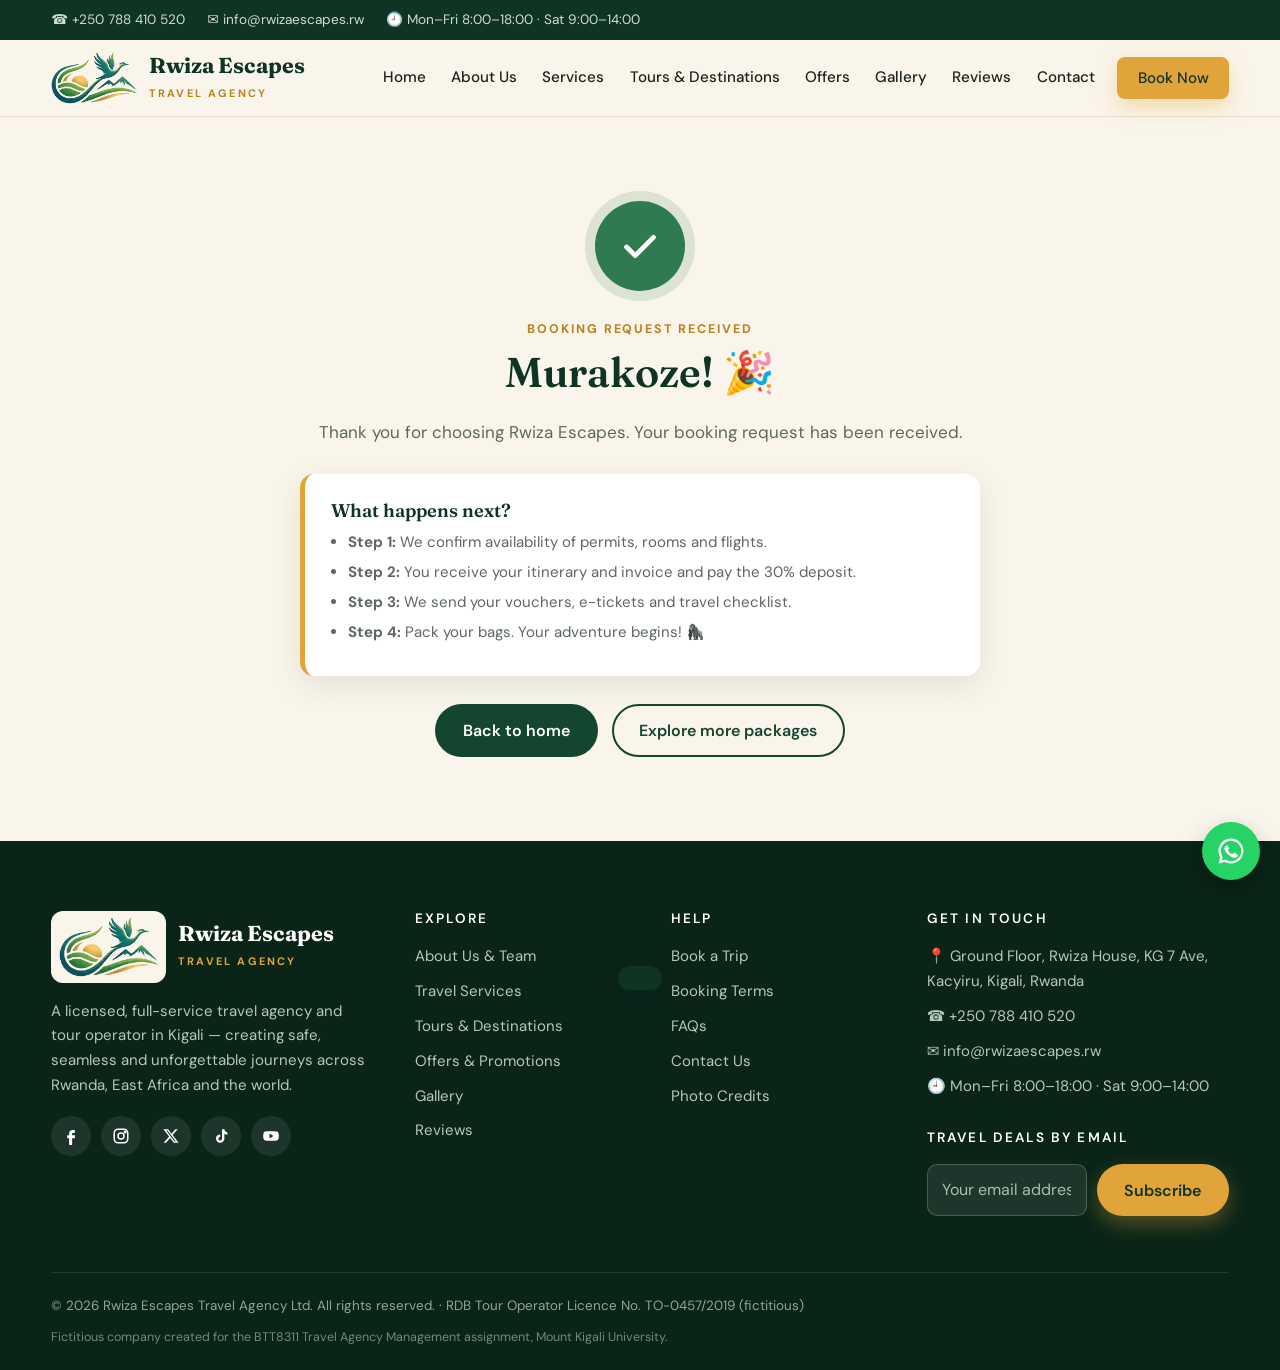
<file: thank-you.html>
<!DOCTYPE html>
<html lang="en">
<head>
<meta charset="utf-8">
<meta name="viewport" content="width=device-width, initial-scale=1">
<title>Thank You | Rwiza Escapes Travel Agency</title>
<meta name="description" content="Thank you for contacting Rwiza Escapes Travel Agency.">
<meta name="theme-color" content="#14452f">
<meta property="og:title" content="Thank You | Rwiza Escapes Travel Agency">
<meta property="og:description" content="Thank you for contacting Rwiza Escapes Travel Agency.">
<meta property="og:image" content="logo-full.png">
<link rel="icon" href="favicon.png" type="image/png">
<link rel="apple-touch-icon" href="favicon.png">
<link rel="preconnect" href="https://fonts.googleapis.com">
<link rel="preconnect" href="https://fonts.gstatic.com" crossorigin>
<link href="https://fonts.googleapis.com/css2?family=DM+Sans:opsz,wght@9..40,400;9..40,500;9..40,600;9..40,700&family=Fraunces:ital,opsz,wght@0,9..144,500;0,9..144,600;0,9..144,700;1,9..144,500&display=swap" rel="stylesheet">
<link rel="stylesheet" href="style.css?v=6823791c">
</head>
<body>
<a class="skip" href="#main">Skip to content</a>
<div class="topbar">
  <div class="container">
    <div class="topbar__info">
      <a href="tel:+250788410520">☎ +250 788 410 520</a>
      <a href="mailto:info@rwizaescapes.rw">✉ info@rwizaescapes.rw</a>
      <span class="hide-sm">🕘 Mon–Fri 8:00–18:00 · Sat 9:00–14:00</span>
    </div>
    <div class="topbar__social"><a href="https://facebook.com/" target="_blank" rel="noopener" aria-label="Facebook"><svg viewBox="0 0 24 24" fill="currentColor" aria-hidden="true"><path d="M14 8h3V4h-3c-2.8 0-4.5 1.8-4.5 4.6V11H7v4h2.5v9h4v-9H17l.5-4h-4V8.8c0-.5.3-.8.5-.8Z"/></svg></a><a href="https://instagram.com/rwizaescapes" target="_blank" rel="noopener" aria-label="Instagram"><svg viewBox="0 0 24 24" fill="none" stroke="currentColor" stroke-width="2" aria-hidden="true"><rect x="3" y="3" width="18" height="18" rx="5"/><circle cx="12" cy="12" r="4"/><circle cx="17.5" cy="6.5" r="1" fill="currentColor"/></svg></a><a href="https://x.com/" target="_blank" rel="noopener" aria-label="X (Twitter)"><svg viewBox="0 0 24 24" fill="currentColor" aria-hidden="true"><path d="M17.8 3h3.1l-6.8 7.8 8 10.2h-6.3l-4.9-6.4L5.3 21H2.2l7.3-8.3L1.8 3h6.4l4.4 5.9L17.8 3Zm-1.1 16.2h1.7L7.4 4.7H5.6l11.1 14.5Z"/></svg></a><a href="https://tiktok.com/" target="_blank" rel="noopener" aria-label="TikTok"><svg viewBox="0 0 24 24" fill="currentColor" aria-hidden="true"><path d="M16.5 3c.4 2.3 1.8 3.8 4 4v3.2c-1.5.1-2.9-.4-4-1.1v6.4A5.6 5.6 0 1 1 11 9.9v3.3a2.4 2.4 0 1 0 2.3 2.4V3h3.2Z"/></svg></a><a href="https://youtube.com/" target="_blank" rel="noopener" aria-label="YouTube"><svg viewBox="0 0 24 24" fill="currentColor" aria-hidden="true"><path d="M22 8.2a3 3 0 0 0-2.1-2.1C18 5.6 12 5.6 12 5.6s-6 0-7.9.5A3 3 0 0 0 2 8.2 31 31 0 0 0 1.6 12 31 31 0 0 0 2 15.8a3 3 0 0 0 2.1 2.1c1.9.5 7.9.5 7.9.5s6 0 7.9-.5a3 3 0 0 0 2.1-2.1c.3-1.3.4-2.5.4-3.8s-.1-2.5-.4-3.8ZM10 15.2V8.8l5.2 3.2-5.2 3.2Z"/></svg></a></div>
  </div>
</div>
<header class="header">
  <div class="container">
    <a class="brand" href="index.html" aria-label="Rwiza Escapes home">
      <img src="logo-emblem.png" alt="" width="84" height="51">
      <span><span class="brand__name">Rwiza Escapes</span><span class="brand__tag">Travel Agency</span></span>
    </a>
    <button class="nav-toggle" aria-controls="site-nav" aria-expanded="false" aria-label="Open menu">
      <svg viewBox="0 0 24 24" fill="none" stroke="currentColor" stroke-width="2" stroke-linecap="round"><path d="M4 7h16M4 12h16M4 17h16"/></svg>
    </button>
    <nav class="nav" id="site-nav" aria-label="Main">
      <ul><li><a href="index.html">Home</a></li><li><a href="about.html">About Us</a></li><li><a href="services.html">Services</a></li><li><a href="packages.html">Tours & Destinations</a></li><li><a href="offers.html">Offers</a></li><li><a href="gallery.html">Gallery</a></li><li><a href="reviews.html">Reviews</a></li><li><a href="contact.html">Contact</a></li><li><a class="btn btn--gold" href="booking.html">Book Now</a></li></ul>
    </nav>
  </div>
</header>
<main id="main">
<section class="section" id="thanks">
  <div class="container">
    <div class="thanks">
      <div class="thanks__icon"><svg viewBox="0 0 24 24" fill="none" stroke="currentColor" stroke-width="2.5" stroke-linecap="round" stroke-linejoin="round"><path d="m5 12.5 4.5 4.5L19 7.5"/></svg></div>

      <div data-kind="booking">
        <span class="eyebrow">Booking request received</span>
        <h1 style="font-size:2.6rem">Murakoze<span class="needs-booking">, <span id="t-name"></span></span>! 🎉</h1>
        <p class="muted">Thank you for choosing Rwiza Escapes. Your booking request has been received.</p>
        <div class="needs-booking">
          <p class="mb-0">Your booking reference is</p>
          <div class="ref" id="t-ref"></div>
          <table class="simple" style="text-align:left;margin-bottom:24px;background:#fff"><tbody id="t-details"></tbody></table>
          <p>A travel consultant will check availability and email your confirmed itinerary, invoice and payment link to <strong id="t-email"></strong> within <strong>24 hours</strong>.</p>
        </div>
        <div class="policy" style="text-align:left;margin:28px 0">
          <h3>What happens next?</h3>
          <ul>
            <li><strong>Step 1:</strong> We confirm availability of permits, rooms and flights.</li>
            <li><strong>Step 2:</strong> You receive your itinerary and invoice and pay the 30% deposit.</li>
            <li><strong>Step 3:</strong> We send your vouchers, e-tickets and travel checklist.</li>
            <li><strong>Step 4:</strong> Pack your bags. Your adventure begins! 🦍</li>
          </ul>
        </div>
      </div>

      <div data-kind="contact" hidden>
        <span class="eyebrow">Message sent</span>
        <h1 style="font-size:2.6rem">Thank you for reaching out!</h1>
        <p class="muted">Your message has been received. A member of our team will reply within 24 hours on working days. For urgent matters, call or WhatsApp us on <a href="tel:+250788410520">+250 788 410 520</a>.</p>
      </div>

      <div data-kind="review" hidden>
        <span class="eyebrow">Review submitted</span>
        <h1 style="font-size:2.6rem">Thank you for your feedback!</h1>
        <p class="muted">We truly appreciate you sharing your experience. Your review will appear on our website after a quick check by our customer care team.</p>
      </div>

      <div data-kind="newsletter" hidden>
        <span class="eyebrow">Subscribed</span>
        <h1 style="font-size:2.6rem">Welcome aboard!</h1>
        <p class="muted">You're now subscribed to Rwiza Escapes travel deals. Look out for our next newsletter with exclusive offers.</p>
      </div>

      <div class="hero__actions" style="justify-content:center">
        <a class="btn btn--green" href="index.html">Back to home</a>
        <a class="btn btn--outline-dark" href="packages.html">Explore more packages</a>
      </div>
    </div>
  </div>
</section>

</main>
<footer class="footer">
  <div class="container">
    <div class="footer__grid">
      <div>
        <a class="brand" href="index.html"><img src="logo-emblem.png" alt="" width="84" height="51"><span><span class="brand__name">Rwiza Escapes</span><span class="brand__tag">Travel Agency</span></span></a>
        <p>A licensed, full-service travel agency and tour operator in Kigali — creating safe, seamless and unforgettable journeys across Rwanda, East Africa and the world.</p>
        <div class="social"><a href="https://facebook.com/" target="_blank" rel="noopener" aria-label="Facebook"><svg viewBox="0 0 24 24" fill="currentColor" aria-hidden="true"><path d="M14 8h3V4h-3c-2.8 0-4.5 1.8-4.5 4.6V11H7v4h2.5v9h4v-9H17l.5-4h-4V8.8c0-.5.3-.8.5-.8Z"/></svg></a><a href="https://instagram.com/rwizaescapes" target="_blank" rel="noopener" aria-label="Instagram"><svg viewBox="0 0 24 24" fill="none" stroke="currentColor" stroke-width="2" aria-hidden="true"><rect x="3" y="3" width="18" height="18" rx="5"/><circle cx="12" cy="12" r="4"/><circle cx="17.5" cy="6.5" r="1" fill="currentColor"/></svg></a><a href="https://x.com/" target="_blank" rel="noopener" aria-label="X (Twitter)"><svg viewBox="0 0 24 24" fill="currentColor" aria-hidden="true"><path d="M17.8 3h3.1l-6.8 7.8 8 10.2h-6.3l-4.9-6.4L5.3 21H2.2l7.3-8.3L1.8 3h6.4l4.4 5.9L17.8 3Zm-1.1 16.2h1.7L7.4 4.7H5.6l11.1 14.5Z"/></svg></a><a href="https://tiktok.com/" target="_blank" rel="noopener" aria-label="TikTok"><svg viewBox="0 0 24 24" fill="currentColor" aria-hidden="true"><path d="M16.5 3c.4 2.3 1.8 3.8 4 4v3.2c-1.5.1-2.9-.4-4-1.1v6.4A5.6 5.6 0 1 1 11 9.9v3.3a2.4 2.4 0 1 0 2.3 2.4V3h3.2Z"/></svg></a><a href="https://youtube.com/" target="_blank" rel="noopener" aria-label="YouTube"><svg viewBox="0 0 24 24" fill="currentColor" aria-hidden="true"><path d="M22 8.2a3 3 0 0 0-2.1-2.1C18 5.6 12 5.6 12 5.6s-6 0-7.9.5A3 3 0 0 0 2 8.2 31 31 0 0 0 1.6 12 31 31 0 0 0 2 15.8a3 3 0 0 0 2.1 2.1c1.9.5 7.9.5 7.9.5s6 0 7.9-.5a3 3 0 0 0 2.1-2.1c.3-1.3.4-2.5.4-3.8s-.1-2.5-.4-3.8ZM10 15.2V8.8l5.2 3.2-5.2 3.2Z"/></svg></a></div>
      </div>
      <div>
        <h4>Explore</h4>
        <ul>
          <li><a href="about.html">About Us &amp; Team</a></li>
          <li><a href="services.html">Travel Services</a></li>
          <li><a href="packages.html">Tours &amp; Destinations</a></li>
          <li><a href="offers.html">Offers &amp; Promotions</a></li>
          <li><a href="gallery.html">Gallery</a></li>
          <li><a href="reviews.html">Reviews</a></li>
        </ul>
      </div>
      <div>
        <h4>Help</h4>
        <ul>
          <li><a href="booking.html">Book a Trip</a></li>
          <li><a href="booking.html#policies">Booking Terms</a></li>
          <li><a href="contact.html#faq">FAQs</a></li>
          <li><a href="contact.html">Contact Us</a></li>
          <li><a href="credits.html">Photo Credits</a></li>
        </ul>
      </div>
      <div>
        <h4>Get in touch</h4>
        <ul>
          <li>📍 Ground Floor, Rwiza House, KG 7 Ave, Kacyiru, Kigali, Rwanda</li>
          <li>☎ <a href="tel:+250788410520">+250 788 410 520</a></li>
          <li>✉ <a href="mailto:info@rwizaescapes.rw">info@rwizaescapes.rw</a></li>
          <li>🕘 Mon–Fri 8:00–18:00 · Sat 9:00–14:00</li>
        </ul>
        <h4 class="mt-2">Travel deals by email</h4>
        <form class="newsletter" name="newsletter" method="POST" action="https://api.web3forms.com/submit" data-ajax="newsletter">
      <input type="hidden" name="access_key" value="PASTE-YOUR-WEB3FORMS-ACCESS-KEY-HERE">
      <input type="hidden" name="subject" value="New newsletter subscriber - Rwiza Escapes website">
      <input type="hidden" name="from_name" value="Rwiza Escapes website">
      <input type="hidden" name="form_type" value="newsletter">
      <input type="checkbox" name="botcheck" class="hidden-field" tabindex="-1" autocomplete="off" aria-hidden="true">
          <label class="visually-hidden" for="nl-email-thank-you.html">Email address</label>
          <input id="nl-email-thank-you.html" type="email" name="email" placeholder="Your email address" required>
          <button class="btn btn--gold" type="submit">Subscribe</button>
        </form>
      </div>
    </div>
    <div class="footer__bottom">
      <p>© 2026 Rwiza Escapes Travel Agency Ltd. All rights reserved. · RDB Tour Operator Licence No. TO-0457/2019 (fictitious)</p>
      <p class="disclaimer">Fictitious company created for the BTT8311 Travel Agency Management assignment, Mount Kigali University.</p>
    </div>
  </div>
</footer>
<a class="float-wa" href="https://wa.me/250798538430?text=Hello%20Rwiza%20Escapes%2C%20I%27d%20like%20to%20plan%20a%20trip" target="_blank" rel="noopener" aria-label="Chat on WhatsApp"><svg viewBox="0 0 24 24" fill="currentColor" aria-hidden="true"><path d="M12 2a10 10 0 0 0-8.6 15.1L2 22l5-1.3A10 10 0 1 0 12 2Zm0 18.2a8.2 8.2 0 0 1-4.2-1.2l-.3-.2-3 .8.8-2.9-.2-.3A8.2 8.2 0 1 1 12 20.2Zm4.5-6.1c-.2-.1-1.5-.7-1.7-.8-.2-.1-.4-.1-.6.1l-.8 1c-.1.2-.3.2-.5.1a6.7 6.7 0 0 1-3.3-2.9c-.3-.4.3-.4.7-1.4.1-.2 0-.3 0-.4l-.8-1.8c-.2-.5-.4-.4-.6-.4h-.5a1 1 0 0 0-.7.3 3 3 0 0 0-.9 2.2 5.2 5.2 0 0 0 1.1 2.7 11.8 11.8 0 0 0 4.5 4c1.7.7 2.3.8 3.2.6.5-.1 1.5-.6 1.7-1.2.2-.6.2-1.1.2-1.2-.1-.1-.3-.2-.5-.3Z"/></svg></a>
<button class="to-top" aria-label="Back to top">↑</button>
<div class="toast" role="status" aria-live="polite"></div>
<script src="data.js?v=6823791c"></script>
<script src="main.js?v=6823791c"></script>
</body>
</html>
</file>
<file: style.css>
/* =========================================================
   Rwiza Escapes Travel Agency — main stylesheet
   ========================================================= */
:root {
  --green-900: #0f3423;
  --green-800: #14452f;
  --green-700: #1d5a3b;
  --green-500: #2f7a4f;
  --gold: #e0a43a;
  --gold-dark: #b9811f;
  --cream: #faf5ea;
  --sand: #f3e7cf;
  --ink: #1d2420;
  --muted: #5d685f;
  --line: #e4dccb;
  --white: #ffffff;
  --danger: #b3261e;
  --radius: 14px;
  --shadow: 0 10px 30px rgba(15, 52, 35, .10);
  --shadow-lg: 0 20px 50px rgba(15, 52, 35, .18);
  --font-display: "Fraunces", Georgia, serif;
  --font-body: "DM Sans", system-ui, -apple-system, "Segoe UI", sans-serif;
  --max: none;
}

*, *::before, *::after { box-sizing: border-box; }
html { scroll-behavior: smooth; }
body {
  margin: 0;
  font-family: var(--font-body);
  font-size: 17px;
  line-height: 1.65;
  color: var(--ink);
  background: var(--cream);
  -webkit-font-smoothing: antialiased;
}
img { max-width: 100%; display: block; }
a { color: var(--green-700); }
h1, h2, h3, h4 { font-family: var(--font-display); line-height: 1.15; color: var(--green-900); margin: 0 0 .5em; font-weight: 600; }
h1 { font-size: clamp(2.2rem, 5vw, 3.8rem); }
h2 { font-size: clamp(1.8rem, 3.4vw, 2.6rem); }
h3 { font-size: 1.3rem; }
p { margin: 0 0 1em; }

.container { width: 100%; max-width: var(--max); margin: 0 auto; padding: 0 clamp(20px, 4vw, 64px); }
.section { padding: 84px 0; }
.section--tight { padding: 56px 0; }
.section--white { background: var(--white); }
.section--sand { background: var(--sand); }
.section--dark { background: var(--green-900); color: #e9efe9; }
.section--dark h2, .section--dark h3 { color: var(--white); }

.eyebrow {
  display: inline-block; font-size: .78rem; letter-spacing: .16em; text-transform: uppercase;
  font-weight: 700; color: var(--gold-dark); margin-bottom: .6rem;
}
.section--dark .eyebrow { color: var(--gold); }
.section-head { max-width: 720px; margin: 0 auto 48px; text-align: center; }
.section-head p { color: var(--muted); font-size: 1.08rem; }
.section--dark .section-head p { color: #c5d3c9; }

/* ---------- Buttons ---------- */
.btn {
  display: inline-flex; align-items: center; justify-content: center; gap: .5em;
  padding: .85em 1.6em; border-radius: 999px; border: 2px solid transparent;
  font: 600 1rem var(--font-body); text-decoration: none; cursor: pointer;
  transition: transform .15s ease, background .2s ease, color .2s ease, box-shadow .2s ease;
}
.btn:hover { transform: translateY(-2px); }
.btn--gold { background: var(--gold); color: var(--green-900); box-shadow: 0 8px 20px rgba(224,164,58,.35); }
.btn--gold:hover { background: #ebb352; }
.btn--green { background: var(--green-800); color: var(--white); }
.btn--green:hover { background: var(--green-700); }
.btn--outline { border-color: currentColor; color: var(--white); background: transparent; }
.btn--outline-dark { border-color: var(--green-800); color: var(--green-800); background: transparent; }
.btn--outline-dark:hover { background: var(--green-800); color: var(--white); }
.btn--block { width: 100%; }

/* ---------- Top bar & header ---------- */
.topbar { background: var(--green-900); color: #cfdcd2; font-size: .85rem; }
.topbar .container { display: flex; justify-content: space-between; align-items: center; gap: 12px; min-height: 40px; flex-wrap: wrap; }
.topbar a { color: #cfdcd2; text-decoration: none; }
.topbar a:hover { color: var(--gold); }
.topbar__info { display: flex; gap: 22px; flex-wrap: wrap; }
.topbar__social { display: flex; gap: 12px; }

.header { position: sticky; top: 0; z-index: 50; background: rgba(250, 245, 234, .96); backdrop-filter: blur(8px); border-bottom: 1px solid var(--line); }
.header .container { display: flex; align-items: center; justify-content: space-between; min-height: 76px; gap: 16px; }
.brand { display: flex; align-items: center; gap: 12px; text-decoration: none; color: var(--green-900); }
.brand img { width: auto; height: 52px; }
.footer .brand img { background: var(--cream); border-radius: 12px; padding: 6px 8px; height: 60px; box-sizing: content-box; }
.brand__name { font-family: var(--font-display); font-size: 1.35rem; font-weight: 700; line-height: 1; }
.brand__tag { display: block; font-family: var(--font-body); font-size: .68rem; letter-spacing: .2em; text-transform: uppercase; color: var(--gold-dark); margin-top: 4px; font-weight: 700; }

.nav ul { list-style: none; display: flex; gap: 4px; margin: 0; padding: 0; align-items: center; }
.nav a { display: block; padding: .5em .7em; border-radius: 8px; text-decoration: none; color: var(--ink); font-weight: 500; font-size: .95rem; }
.nav a:hover { color: var(--green-700); background: var(--sand); }
.nav a[aria-current="page"] { color: var(--green-800); font-weight: 700; box-shadow: inset 0 -2px 0 var(--gold); border-radius: 0; }
.nav .btn { padding: .6em 1.2em; margin-left: 8px; color: var(--green-900); }
.nav .btn:hover { background: #ebb352; color: var(--green-900); }

.nav-toggle { display: none; background: none; border: 0; padding: 8px; cursor: pointer; color: var(--green-900); }
.nav-toggle svg { width: 30px; height: 30px; }

@media (max-width: 1080px) {
  .nav-toggle { display: block; }
  .nav { position: absolute; top: 100%; left: 0; right: 0; background: var(--cream); border-bottom: 1px solid var(--line);
         box-shadow: var(--shadow-lg); max-height: 0; overflow: hidden; transition: max-height .3s ease; }
  .nav.is-open { max-height: 80vh; overflow-y: auto; }
  .nav ul { flex-direction: column; align-items: stretch; padding: 12px 20px 20px; gap: 0; }
  .nav a { padding: .8em .4em; border-bottom: 1px solid var(--line); border-radius: 0; }
  .nav a[aria-current="page"] { box-shadow: inset 4px 0 0 var(--gold); padding-left: .9em; }
  .nav .btn { margin: 14px 0 0; border-radius: 999px; }
}
@media (max-width: 640px) {
  .topbar__info span.hide-sm { display: none; }
  .topbar__social { display: none; }
}

/* ---------- Hero ---------- */
.hero { position: relative; min-height: min(88vh, 780px); display: flex; align-items: center; color: var(--white); overflow: hidden; }
.hero__bg { position: absolute; inset: 0; background-size: cover; background-position: center; transform: scale(1.04); }
.hero::after { content: ""; position: absolute; inset: 0; background: linear-gradient(100deg, rgba(10,36,24,.88) 0%, rgba(10,36,24,.55) 50%, rgba(10,36,24,.15) 100%); }
.hero .container { position: relative; z-index: 1; padding-top: 60px; padding-bottom: 60px; }
.hero h1 { color: var(--white); max-width: 760px; }
.hero h1 em { font-style: italic; color: var(--gold); }
.hero p.lead { font-size: 1.2rem; max-width: 600px; color: #e2ebe4; }
.hero__actions { display: flex; gap: 14px; flex-wrap: wrap; margin-top: 28px; }
.hero__badges { display: flex; gap: 28px; flex-wrap: wrap; margin-top: 44px; font-size: .9rem; color: #cfdcd2; }
.hero__badges strong { display: block; font-family: var(--font-display); font-size: 2rem; color: var(--gold); line-height: 1.1; }

.page-hero { position: relative; padding: 120px 0 80px; color: var(--white); overflow: hidden; }
.page-hero .hero__bg { transform: none; }
.page-hero::after { content: ""; position: absolute; inset: 0; background: linear-gradient(90deg, rgba(10,36,24,.88), rgba(10,36,24,.45)); }
.page-hero .container { position: relative; z-index: 1; }
.page-hero h1 { color: var(--white); margin-bottom: .3em; }
.page-hero p { max-width: 640px; color: #e2ebe4; font-size: 1.12rem; margin: 0; }
.breadcrumb { font-size: .85rem; color: #cfdcd2; margin-bottom: 14px; }
.breadcrumb a { color: var(--gold); text-decoration: none; }

/* ---------- Quick search bar ---------- */
.quick { position: relative; z-index: 2; margin-top: -54px; }
.quick form { background: var(--white); border-radius: var(--radius); box-shadow: var(--shadow-lg); padding: 22px; display: grid; grid-template-columns: 2fr 1.3fr 1fr auto; gap: 14px; align-items: end; }
@media (max-width: 860px) { .quick form { grid-template-columns: 1fr 1fr; } .quick form .btn { grid-column: 1 / -1; } }
@media (max-width: 520px) { .quick form { grid-template-columns: 1fr; } }

/* ---------- Grid helpers ---------- */
.grid { display: grid; gap: 26px; }
.grid--2 { grid-template-columns: repeat(2, 1fr); }
.grid--3 { grid-template-columns: repeat(3, 1fr); }
.grid--4 { grid-template-columns: repeat(4, 1fr); }
@media (max-width: 960px) { .grid--3, .grid--4 { grid-template-columns: repeat(2, 1fr); } }
@media (max-width: 640px) { .grid--2, .grid--3, .grid--4 { grid-template-columns: 1fr; } }

.split { display: grid; grid-template-columns: 1fr 1fr; gap: 56px; align-items: center; }
.split--wide { grid-template-columns: 1.15fr .85fr; }
@media (max-width: 900px) { .split, .split--wide { grid-template-columns: 1fr; gap: 32px; } }
.split__img { border-radius: var(--radius); overflow: hidden; box-shadow: var(--shadow-lg); aspect-ratio: 4/3; }
.split__img img { width: 100%; height: 100%; object-fit: cover; }

/* ---------- Cards ---------- */
.card { background: var(--white); border-radius: var(--radius); box-shadow: var(--shadow); overflow: hidden; display: flex; flex-direction: column; transition: transform .2s ease, box-shadow .2s ease; border: 1px solid #efe8d8; }
.card:hover { transform: translateY(-4px); box-shadow: var(--shadow-lg); }
.card__img { position: relative; aspect-ratio: 16/10; overflow: hidden; }
.card__img img { width: 100%; height: 100%; object-fit: cover; transition: transform .5s ease; }
.card:hover .card__img img { transform: scale(1.06); }
.card__tag { position: absolute; top: 14px; left: 14px; background: var(--gold); color: var(--green-900); font-size: .75rem; font-weight: 700; padding: .3em .8em; border-radius: 999px; letter-spacing: .04em; }
.card__tag--green { background: var(--green-800); color: var(--white); }
.card__body { padding: 22px 22px 24px; display: flex; flex-direction: column; flex: 1; }
.card__body h3 { margin-bottom: .35em; }
.card__meta { display: flex; gap: 16px; flex-wrap: wrap; font-size: .86rem; color: var(--muted); margin-bottom: .8em; }
.card__meta span { display: inline-flex; align-items: center; gap: 5px; }
.card__body p { color: var(--muted); font-size: .96rem; }
.card__foot { margin-top: auto; display: flex; align-items: center; justify-content: space-between; gap: 12px; padding-top: 14px; border-top: 1px dashed var(--line); }
.price { font-family: var(--font-display); font-size: 1.5rem; color: var(--green-800); font-weight: 700; line-height: 1; }
.price small { display: block; font-family: var(--font-body); font-size: .72rem; color: var(--muted); font-weight: 500; letter-spacing: .04em; margin-bottom: 4px; }
.price s { font-size: 1rem; color: var(--muted); font-weight: 400; margin-right: 6px; }
.card__foot .btn { padding: .6em 1.15em; font-size: .9rem; }

ul.ticks { list-style: none; padding: 0; margin: 0 0 1em; }
ul.ticks li { position: relative; padding-left: 28px; margin-bottom: .45em; }
ul.ticks li::before { content: ""; position: absolute; left: 0; top: .45em; width: 16px; height: 16px; border-radius: 50%; background: var(--green-500) url("data:image/svg+xml,%3Csvg xmlns='http://www.w3.org/2000/svg' viewBox='0 0 16 16'%3E%3Cpath d='M4 8.5l2.5 2.5L12 5.5' fill='none' stroke='white' stroke-width='2' stroke-linecap='round' stroke-linejoin='round'/%3E%3C/svg%3E") center/100% no-repeat; }

/* ---------- Service tiles ---------- */
.service { background: var(--white); border-radius: var(--radius); padding: 30px 26px; box-shadow: var(--shadow); border: 1px solid #efe8d8; transition: transform .2s ease, box-shadow .2s ease; }
.service:hover { transform: translateY(-4px); box-shadow: var(--shadow-lg); }
.service__icon { width: 58px; height: 58px; border-radius: 16px; background: var(--sand); color: var(--green-800); display: grid; place-items: center; margin-bottom: 18px; }
.service__icon svg { width: 30px; height: 30px; }
.service h3 { font-size: 1.18rem; }
.service p { color: var(--muted); font-size: .95rem; margin-bottom: .6em; }
.service ul.ticks { font-size: .9rem; color: var(--ink); }
.service--big { display: grid; grid-template-columns: 220px 1fr; gap: 0; padding: 0; overflow: hidden; }
.service--big .service__media { background-size: cover; background-position: center; min-height: 100%; }
.service--big .service__content { padding: 28px 28px 22px; }
@media (max-width: 640px) { .service--big { grid-template-columns: 1fr; } .service--big .service__media { min-height: 180px; } }

/* ---------- Stats strip ---------- */
.stats { display: grid; grid-template-columns: repeat(4, 1fr); gap: 20px; text-align: center; }
.stats strong { display: block; font-family: var(--font-display); font-size: clamp(2rem, 4vw, 3rem); color: var(--gold); line-height: 1.1; }
.stats span { color: #c5d3c9; font-size: .95rem; }
@media (max-width: 700px) { .stats { grid-template-columns: repeat(2, 1fr); row-gap: 32px; } }

/* ---------- Destinations mosaic ---------- */
.mosaic { display: grid; grid-template-columns: repeat(4, 1fr); grid-auto-rows: 220px; gap: 16px; }
.mosaic a { position: relative; border-radius: var(--radius); overflow: hidden; color: var(--white); text-decoration: none; }
.mosaic a img { width: 100%; height: 100%; object-fit: cover; transition: transform .5s ease; }
.mosaic a:hover img { transform: scale(1.07); }
.mosaic a::after { content: ""; position: absolute; inset: 0; background: linear-gradient(to top, rgba(10,36,24,.85), transparent 60%); }
.mosaic a div { position: absolute; left: 18px; bottom: 16px; right: 18px; z-index: 1; }
.mosaic a strong { display: block; font-family: var(--font-display); font-size: 1.35rem; }
.mosaic a span { font-size: .85rem; color: #e2ebe4; }
.mosaic .tall { grid-row: span 2; }
.mosaic .wide { grid-column: span 2; }
@media (max-width: 900px) { .mosaic { grid-template-columns: repeat(2, 1fr); grid-auto-rows: 190px; } }
@media (max-width: 520px) { .mosaic { grid-template-columns: 1fr; } .mosaic .tall { grid-row: auto; } .mosaic .wide { grid-column: auto; } }

/* ---------- Offer banner & offer cards ---------- */
.promo-band { position: relative; border-radius: 22px; overflow: hidden; color: var(--white); padding: 56px; background: var(--green-800); }
.promo-band .hero__bg { opacity: .5; transform: none; }
.promo-band::before { content: ""; position: absolute; inset: 0; background: linear-gradient(90deg, rgba(15,52,35,.92), rgba(15,52,35,.35)); z-index: 0; }
.promo-band > * { position: relative; z-index: 1; }
.promo-band > .hero__bg { position: absolute; z-index: 0; }
.promo-band h2 { color: var(--white); }
.promo-band p { color: #e2ebe4; max-width: 560px; }
@media (max-width: 640px) { .promo-band { padding: 36px 24px; } }

.offer { position: relative; background: var(--white); border-radius: var(--radius); box-shadow: var(--shadow); overflow: hidden; border: 1px solid #efe8d8; display: flex; flex-direction: column; }
.offer__ribbon { position: absolute; top: 18px; right: -42px; transform: rotate(45deg); background: var(--danger); color: var(--white); font-weight: 700; font-size: .8rem; padding: 6px 48px; letter-spacing: .05em; }
.offer__img { aspect-ratio: 16/9; overflow: hidden; }
.offer__img img { width: 100%; height: 100%; object-fit: cover; }
.offer__body { padding: 24px; display: flex; flex-direction: column; flex: 1; }
.offer__body p { color: var(--muted); font-size: .96rem; }
.code { display: inline-flex; align-items: center; gap: 10px; border: 2px dashed var(--gold); background: #fff8ea; border-radius: 10px; padding: .45em .9em; font-family: ui-monospace, Menlo, Consolas, monospace; font-weight: 700; color: var(--green-900); letter-spacing: .08em; }
.code button { border: 0; background: var(--green-800); color: var(--white); border-radius: 6px; font: 600 .75rem var(--font-body); padding: .35em .7em; cursor: pointer; letter-spacing: 0; }
.offer__valid { font-size: .83rem; color: var(--muted); margin-top: 12px; }
.offer__foot { margin-top: auto; padding-top: 16px; display: flex; flex-wrap: wrap; gap: 12px; align-items: center; justify-content: space-between; }

.countdown { display: flex; gap: 12px; margin: 20px 0 26px; flex-wrap: wrap; }
.countdown div { background: rgba(255,255,255,.12); border: 1px solid rgba(255,255,255,.25); border-radius: 12px; padding: 10px 14px; min-width: 74px; text-align: center; }
.countdown strong { display: block; font-family: var(--font-display); font-size: 1.8rem; color: var(--gold); line-height: 1.1; }
.countdown span { font-size: .75rem; text-transform: uppercase; letter-spacing: .12em; color: #cfdcd2; }

/* ---------- Team ---------- */
.member { background: var(--white); border-radius: var(--radius); box-shadow: var(--shadow); padding: 30px 24px; text-align: center; border: 1px solid #efe8d8; }
.avatar { width: 108px; height: 108px; border-radius: 50%; margin: 0 auto 16px; display: grid; place-items: center; font-family: var(--font-display); font-size: 2.2rem; font-weight: 700; color: var(--white); background: linear-gradient(135deg, var(--green-700), var(--green-500)); border: 4px solid var(--sand); box-shadow: 0 0 0 2px var(--gold); object-fit: cover; }
.avatar--gold { background: linear-gradient(135deg, var(--gold-dark), var(--gold)); }
.member h3 { margin-bottom: .15em; font-size: 1.2rem; }
.member .role { color: var(--gold-dark); font-weight: 700; font-size: .82rem; letter-spacing: .08em; text-transform: uppercase; margin-bottom: .8em; }
.member p { color: var(--muted); font-size: .93rem; }
.member__social { display: flex; justify-content: center; gap: 10px; }

/* ---------- Values / mission ---------- */
.mv { background: var(--white); border-radius: var(--radius); padding: 34px; box-shadow: var(--shadow); border-top: 5px solid var(--gold); }
.mv--green { border-top-color: var(--green-500); }
.mv h3 { display: flex; align-items: center; gap: 10px; }
.value { text-align: center; padding: 10px; }
.value .service__icon { margin: 0 auto 14px; }
.value h4 { font-size: 1.1rem; margin-bottom: .3em; }
.value p { color: var(--muted); font-size: .93rem; margin: 0; }

/* ---------- Steps (process) ---------- */
.steps { counter-reset: s; display: grid; grid-template-columns: repeat(7, 1fr); gap: 14px; }
@media (max-width: 1100px) { .steps { grid-template-columns: repeat(4, 1fr); } }
@media (max-width: 640px) { .steps { grid-template-columns: repeat(2, 1fr); } }
.step { position: relative; background: rgba(255,255,255,.06); border: 1px solid rgba(255,255,255,.14); border-radius: var(--radius); padding: 26px 18px 20px; }
.step::before { counter-increment: s; content: counter(s, decimal-leading-zero); font-family: var(--font-display); font-size: 2rem; color: var(--gold); display: block; line-height: 1; margin-bottom: 10px; }
.step h4 { color: var(--white); font-size: 1.05rem; margin-bottom: .3em; }
.step p { color: #c5d3c9; font-size: .88rem; margin: 0; }

/* ---------- Testimonials ---------- */
.review { background: var(--white); border-radius: var(--radius); padding: 28px; box-shadow: var(--shadow); border: 1px solid #efe8d8; display: flex; flex-direction: column; }
.stars { color: var(--gold); letter-spacing: 2px; font-size: 1.1rem; margin-bottom: 10px; }
.review blockquote { margin: 0 0 18px; font-size: 1rem; color: var(--ink); }
.review blockquote::before { content: "\201C"; font-family: var(--font-display); font-size: 3rem; color: var(--gold); line-height: 0; display: block; height: 20px; margin-top: 12px; }
.reviewer { display: flex; gap: 12px; align-items: center; margin-top: auto; }
.reviewer .avatar { width: 48px; height: 48px; font-size: 1.1rem; margin: 0; border-width: 2px; box-shadow: none; }
.reviewer strong { display: block; font-size: .98rem; }
.reviewer span { color: var(--muted); font-size: .83rem; }
.rating-summary { display: grid; grid-template-columns: auto 1fr; gap: 40px; align-items: center; background: var(--white); padding: 34px; border-radius: var(--radius); box-shadow: var(--shadow); }
.rating-summary .big { font-family: var(--font-display); font-size: 4rem; color: var(--green-800); line-height: 1; text-align: center; }
.bars { display: grid; gap: 8px; }
.bar { display: grid; grid-template-columns: 52px 1fr 44px; gap: 10px; align-items: center; font-size: .9rem; color: var(--muted); }
.bar div { height: 10px; background: var(--sand); border-radius: 99px; overflow: hidden; }
.bar div span { display: block; height: 100%; background: var(--gold); border-radius: 99px; }
@media (max-width: 640px) { .rating-summary { grid-template-columns: 1fr; gap: 20px; } }

/* ---------- Filters & Gallery ---------- */
.filters { display: flex; flex-wrap: wrap; gap: 10px; justify-content: center; margin-bottom: 34px; }
.filters button { border: 1.5px solid var(--line); background: var(--white); color: var(--ink); font: 600 .92rem var(--font-body); padding: .55em 1.2em; border-radius: 999px; cursor: pointer; transition: all .2s; }
.filters button:hover { border-color: var(--green-500); }
.filters button.is-active { background: var(--green-800); border-color: var(--green-800); color: var(--white); }

.gallery { columns: 3 300px; column-gap: 16px; }
.gallery figure { break-inside: avoid; margin: 0 0 16px; position: relative; border-radius: 12px; overflow: hidden; cursor: zoom-in; background: var(--sand); }
.gallery figure img { width: 100%; transition: transform .4s ease; }
.gallery figure:hover img { transform: scale(1.04); }
.gallery figcaption { position: absolute; left: 0; right: 0; bottom: 0; padding: 30px 14px 12px; color: var(--white); font-size: .9rem; font-weight: 500; background: linear-gradient(to top, rgba(10,36,24,.85), transparent); opacity: 0; transition: opacity .25s; }
.gallery figure:hover figcaption, .gallery figure:focus-within figcaption { opacity: 1; }
@media (hover: none) { .gallery figcaption { opacity: 1; } }
.gallery figure.is-hidden { display: none; }

.lightbox { position: fixed; inset: 0; z-index: 100; background: rgba(8, 20, 14, .94); display: none; align-items: center; justify-content: center; padding: 20px; }
.lightbox.is-open { display: flex; }
.lightbox img { max-height: 82vh; max-width: 92vw; border-radius: 10px; box-shadow: 0 20px 60px rgba(0,0,0,.5); }
.lightbox p { color: #e2ebe4; text-align: center; margin-top: 14px; }
.lightbox figure { margin: 0; }
.lightbox button { position: absolute; background: rgba(255,255,255,.12); color: var(--white); border: 0; width: 50px; height: 50px; border-radius: 50%; font-size: 1.6rem; cursor: pointer; display: grid; place-items: center; }
.lightbox button:hover { background: var(--gold); color: var(--green-900); }
.lightbox .lb-close { top: 18px; right: 18px; }
.lightbox .lb-prev { left: 18px; top: 50%; transform: translateY(-50%); }
.lightbox .lb-next { right: 18px; top: 50%; transform: translateY(-50%); }

/* ---------- Forms ---------- */
.form-card { background: var(--white); border-radius: var(--radius); box-shadow: var(--shadow); padding: 34px; border: 1px solid #efe8d8; }
@media (max-width: 520px) { .form-card { padding: 22px 18px; } }
.form-card fieldset { border: 0; padding: 0; margin: 0 0 28px; }
.form-card legend { font-family: var(--font-display); font-size: 1.25rem; color: var(--green-900); font-weight: 600; margin-bottom: 14px; padding: 0; display: flex; align-items: center; gap: 10px; }
.form-card legend span { width: 30px; height: 30px; border-radius: 50%; background: var(--gold); color: var(--green-900); display: inline-grid; place-items: center; font-family: var(--font-body); font-size: .9rem; font-weight: 700; }
.fields { display: grid; grid-template-columns: repeat(2, 1fr); gap: 16px 18px; }
.fields--3 { grid-template-columns: repeat(3, 1fr); }
.fields .full { grid-column: 1 / -1; }
@media (max-width: 640px) { .fields, .fields--3 { grid-template-columns: 1fr; } }
label { display: block; font-weight: 600; font-size: .9rem; margin-bottom: 6px; color: var(--green-900); }
label .req { color: var(--danger); }
input, select, textarea {
  width: 100%; font: inherit; font-size: 1rem; color: var(--ink); background: var(--cream);
  border: 1.5px solid var(--line); border-radius: 10px; padding: .72em .9em; transition: border-color .2s, box-shadow .2s, background .2s;
}
textarea { min-height: 120px; resize: vertical; }
input:focus, select:focus, textarea:focus { outline: none; border-color: var(--green-500); background: var(--white); box-shadow: 0 0 0 4px rgba(47, 122, 79, .15); }
input.is-invalid, select.is-invalid, textarea.is-invalid { border-color: var(--danger); background: #fff6f5; }
.error-msg { color: var(--danger); font-size: .82rem; margin-top: 4px; display: none; }
.is-invalid + .error-msg { display: block; }
.hint { font-size: .82rem; color: var(--muted); margin-top: 4px; }
.checks { display: grid; grid-template-columns: repeat(2, 1fr); gap: 10px; }
@media (max-width: 640px) { .checks { grid-template-columns: 1fr; } }
.check { display: flex; gap: 10px; align-items: flex-start; font-weight: 500; font-size: .95rem; color: var(--ink); background: var(--cream); border: 1.5px solid var(--line); border-radius: 10px; padding: .7em .9em; cursor: pointer; margin: 0; }
.check input { width: 18px; height: 18px; margin-top: 3px; accent-color: var(--green-700); flex-shrink: 0; }
.check small { display: block; color: var(--muted); font-weight: 400; }
.check:has(input:checked) { border-color: var(--green-500); background: #eef6f0; }
.radio-cards { display: grid; grid-template-columns: repeat(3, 1fr); gap: 12px; }
@media (max-width: 640px) { .radio-cards { grid-template-columns: 1fr; } }
.radio-cards .check { flex-direction: column; gap: 2px; position: relative; }
.radio-cards .check:has(input:focus-visible), .check:has(input:focus-visible) { outline: 3px solid rgba(47,122,79,.35); outline-offset: 2px; }
.check:has(.is-invalid) { border-color: var(--danger); background: #fff6f5; }
.check:has(.is-invalid) + .error-msg { display: block; }
.radio-cards .check input { position: absolute; opacity: 0; }
.radio-cards .check strong { font-size: 1rem; }
.hidden-field { position: absolute; left: -9999px; }

.promo-row { display: flex; gap: 10px; }
.promo-row input { text-transform: uppercase; }
.promo-row .btn { padding: .6em 1.2em; white-space: nowrap; }
.promo-msg { font-size: .85rem; margin-top: 6px; min-height: 1.2em; }
.promo-msg.ok { color: var(--green-500); font-weight: 600; }
.promo-msg.bad { color: var(--danger); }

/* booking layout */
.booking-layout { display: grid; grid-template-columns: 1fr 370px; gap: 30px; align-items: start; }
@media (max-width: 980px) { .booking-layout { grid-template-columns: 1fr; } }
.summary { position: sticky; top: 100px; background: var(--green-900); color: #e2ebe4; border-radius: var(--radius); padding: 28px; box-shadow: var(--shadow-lg); }
.summary h3 { color: var(--white); }
.summary__pkg { display: flex; gap: 12px; align-items: center; padding-bottom: 16px; border-bottom: 1px solid rgba(255,255,255,.15); margin-bottom: 14px; }
.summary__pkg img { width: 72px; height: 56px; object-fit: cover; border-radius: 8px; }
.summary__pkg strong { color: var(--white); display: block; line-height: 1.3; }
.summary__pkg span { font-size: .82rem; color: #a9bcaf; }
.summary dl { margin: 0; display: grid; grid-template-columns: 1fr auto; gap: 8px 12px; font-size: .93rem; }
.summary dt { color: #c5d3c9; }
.summary dd { margin: 0; text-align: right; color: var(--white); font-weight: 600; }
.summary dd.discount { color: #8fd6a6; }
.summary .total { margin-top: 16px; padding-top: 16px; border-top: 1px solid rgba(255,255,255,.2); display: flex; justify-content: space-between; align-items: baseline; }
.summary .total strong { font-family: var(--font-display); font-size: 2rem; color: var(--gold); }
.summary .deposit { background: rgba(224,164,58,.14); border: 1px solid rgba(224,164,58,.4); border-radius: 10px; padding: 12px 14px; margin-top: 14px; font-size: .9rem; }
.summary .deposit strong { color: var(--gold); }
.summary .note { font-size: .78rem; color: #a9bcaf; margin: 14px 0 0; }

.policy { background: var(--white); border-radius: var(--radius); padding: 26px; border-left: 5px solid var(--gold); box-shadow: var(--shadow); }
.policy h3 { font-size: 1.15rem; }
.policy ul { padding-left: 1.1em; margin: 0; color: var(--muted); font-size: .94rem; }
.policy li { margin-bottom: .35em; }
table.simple { width: 100%; border-collapse: collapse; font-size: .93rem; }
table.simple th, table.simple td { text-align: left; padding: 10px 12px; border-bottom: 1px solid var(--line); }
table.simple th { background: var(--sand); color: var(--green-900); }

/* ---------- Contact ---------- */
.contact-item { display: flex; gap: 16px; align-items: flex-start; margin-bottom: 22px; }
.contact-item .service__icon { width: 50px; height: 50px; flex-shrink: 0; margin: 0; }
.contact-item strong { display: block; color: var(--green-900); }
.contact-item a, .contact-item span { color: var(--muted); text-decoration: none; }
.contact-item a:hover { color: var(--green-700); }
.map { border: 0; width: 100%; height: 380px; border-radius: var(--radius); box-shadow: var(--shadow); display: block; }
.hours { width: 100%; border-collapse: collapse; font-size: .93rem; }
.hours td { padding: 6px 0; border-bottom: 1px dashed var(--line); }
.hours td:last-child { text-align: right; font-weight: 600; }

details.faq { background: var(--white); border-radius: 12px; border: 1px solid #efe8d8; margin-bottom: 12px; box-shadow: 0 4px 14px rgba(15,52,35,.05); }
details.faq summary { cursor: pointer; padding: 18px 22px; font-weight: 600; color: var(--green-900); list-style: none; display: flex; justify-content: space-between; gap: 12px; }
details.faq summary::-webkit-details-marker { display: none; }
details.faq summary::after { content: "+"; font-size: 1.4rem; color: var(--gold-dark); line-height: 1; }
details.faq[open] summary::after { content: "–"; }
details.faq p { padding: 0 22px 18px; margin: 0; color: var(--muted); }

/* ---------- Partners strip ---------- */
.partners { display: flex; flex-wrap: wrap; justify-content: center; gap: 14px 34px; align-items: center; }
.partners span { font-family: var(--font-display); font-size: 1.15rem; color: var(--muted); font-weight: 600; opacity: .85; }

/* ---------- CTA band ---------- */
.cta { text-align: center; }
.cta h2 { color: var(--white); }
.cta p { color: #c5d3c9; max-width: 620px; margin: 0 auto 26px; }
.cta .hero__actions { justify-content: center; }

/* ---------- Newsletter ---------- */
.newsletter { display: flex; gap: 10px; max-width: 460px; }
.newsletter input { background: rgba(255,255,255,.08); border-color: rgba(255,255,255,.2); color: var(--white); }
.newsletter input::placeholder { color: #a9bcaf; }
.newsletter input:focus { background: rgba(255,255,255,.12); }
@media (max-width: 420px) { .newsletter { flex-direction: column; } }

/* ---------- Footer ---------- */
.footer { background: #0a2418; color: #b7c7bc; padding: 70px 0 0; font-size: .94rem; }
.footer h4 { color: var(--white); font-family: var(--font-body); font-size: .85rem; letter-spacing: .16em; text-transform: uppercase; margin-bottom: 18px; }
.footer a { color: #b7c7bc; text-decoration: none; }
.footer a:hover { color: var(--gold); }
.footer__grid { display: grid; grid-template-columns: 1.5fr 1fr 1fr 1.4fr; gap: 40px; }
@media (max-width: 900px) { .footer__grid { grid-template-columns: 1fr 1fr; } }
@media (max-width: 560px) { .footer__grid { grid-template-columns: 1fr; } }
.footer ul { list-style: none; margin: 0; padding: 0; }
.footer li { margin-bottom: 10px; }
.footer .brand { color: var(--white); margin-bottom: 16px; }
.footer .brand__tag { color: var(--gold); }
.social { display: flex; gap: 10px; margin-top: 18px; }
.social a { width: 40px; height: 40px; border-radius: 50%; display: grid; place-items: center; background: rgba(255,255,255,.08); color: var(--white); transition: background .2s, color .2s, transform .2s; }
.social a:hover { background: var(--gold); color: var(--green-900); transform: translateY(-3px); }
.social svg { width: 18px; height: 18px; }
.member__social a { background: var(--sand); color: var(--green-800); width: 36px; height: 36px; }
.footer__bottom { margin-top: 56px; padding: 22px 0; border-top: 1px solid rgba(255,255,255,.1); display: flex; flex-wrap: wrap; gap: 10px; justify-content: space-between; font-size: .84rem; color: #8ea597; }
.footer__bottom p { margin: 0; }

/* ---------- Floating WhatsApp & back-to-top ---------- */
.float-wa { position: fixed; right: 20px; bottom: 20px; z-index: 60; width: 58px; height: 58px; border-radius: 50%; background: #25d366; color: var(--white); display: grid; place-items: center; box-shadow: 0 10px 25px rgba(0,0,0,.25); transition: transform .2s; }
.float-wa:hover { transform: scale(1.08); }
.float-wa svg { width: 30px; height: 30px; }
.to-top { position: fixed; right: 26px; bottom: 90px; z-index: 60; width: 44px; height: 44px; border-radius: 50%; border: 0; background: var(--green-800); color: var(--white); cursor: pointer; opacity: 0; pointer-events: none; transition: opacity .3s; font-size: 1.2rem; }
.to-top.is-visible { opacity: 1; pointer-events: auto; }

/* ---------- Toast ---------- */
.toast { position: fixed; left: 50%; bottom: 30px; transform: translate(-50%, 120px); background: var(--green-900); color: var(--white); padding: 12px 22px; border-radius: 999px; box-shadow: var(--shadow-lg); z-index: 120; transition: transform .3s ease; font-weight: 500; }
.toast.is-visible { transform: translate(-50%, 0); }

/* ---------- Reveal animation ---------- */
.reveal { opacity: 0; transform: translateY(24px); transition: opacity .7s ease, transform .7s ease; }
.reveal.is-visible { opacity: 1; transform: none; }
@media (prefers-reduced-motion: reduce) { .reveal { opacity: 1; transform: none; transition: none; } html { scroll-behavior: auto; } }

/* ---------- Thank-you ---------- */
.thanks { max-width: 680px; margin: 0 auto; text-align: center; }
.thanks__icon { width: 90px; height: 90px; border-radius: 50%; background: var(--green-500); color: var(--white); display: grid; place-items: center; margin: 0 auto 22px; box-shadow: 0 0 0 10px rgba(47,122,79,.15); }
.thanks__icon svg { width: 46px; height: 46px; }
.ref { display: inline-block; font-family: ui-monospace, Menlo, Consolas, monospace; font-size: 1.4rem; font-weight: 700; background: var(--white); border: 2px dashed var(--gold); padding: .4em 1em; border-radius: 10px; color: var(--green-900); letter-spacing: .06em; margin: 8px 0 20px; }

.text-center { text-align: center; }
.mt-0 { margin-top: 0; } .mt-2 { margin-top: 2rem; } .mt-3 { margin-top: 3rem; }
.mb-0 { margin-bottom: 0; }
.muted { color: var(--muted); }
.disclaimer { font-size: .78rem; color: #6f8a7a; }
.visually-hidden { position: absolute !important; width: 1px; height: 1px; overflow: hidden; clip: rect(0 0 0 0); white-space: nowrap; }
.skip { position: absolute; left: -999px; top: 8px; background: var(--gold); color: var(--green-900); padding: 8px 14px; border-radius: 8px; z-index: 200; }
.skip:focus { left: 8px; }

.section--sand.cta p { color: var(--muted); }
</file>
